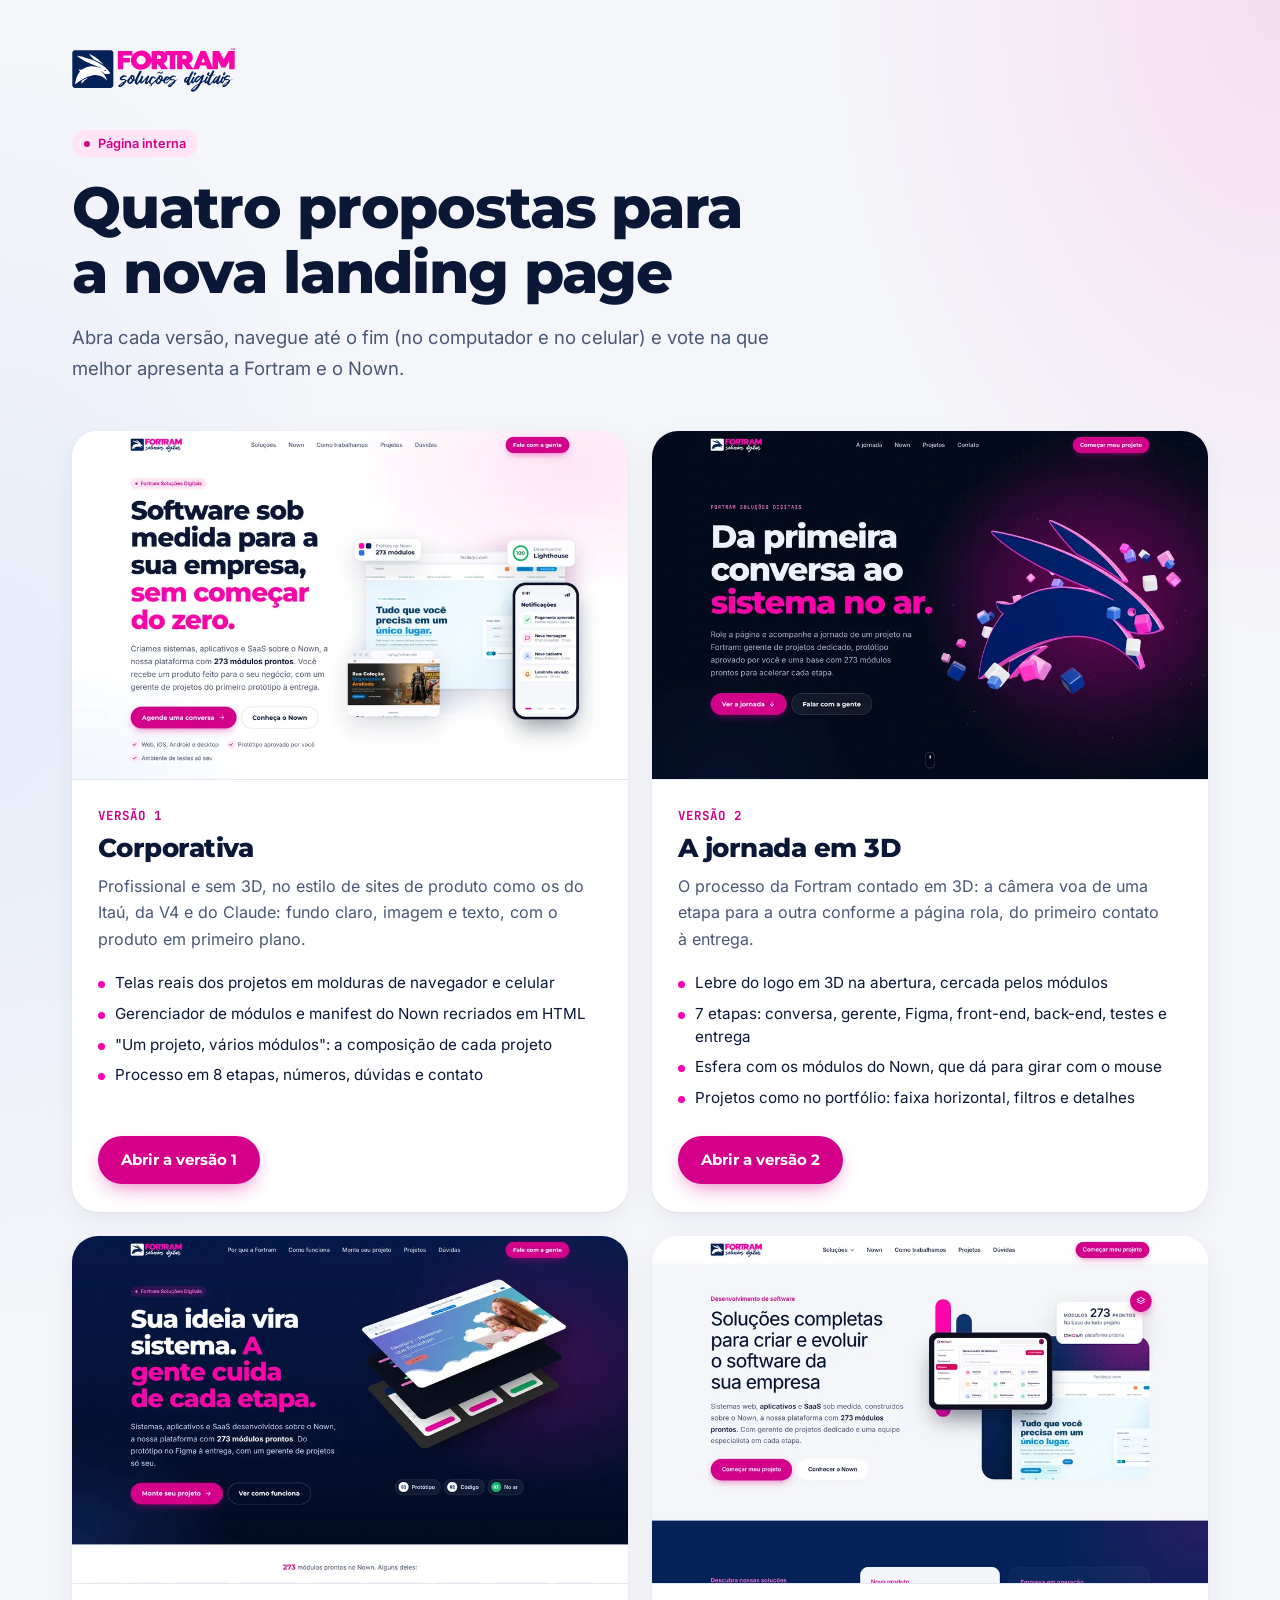
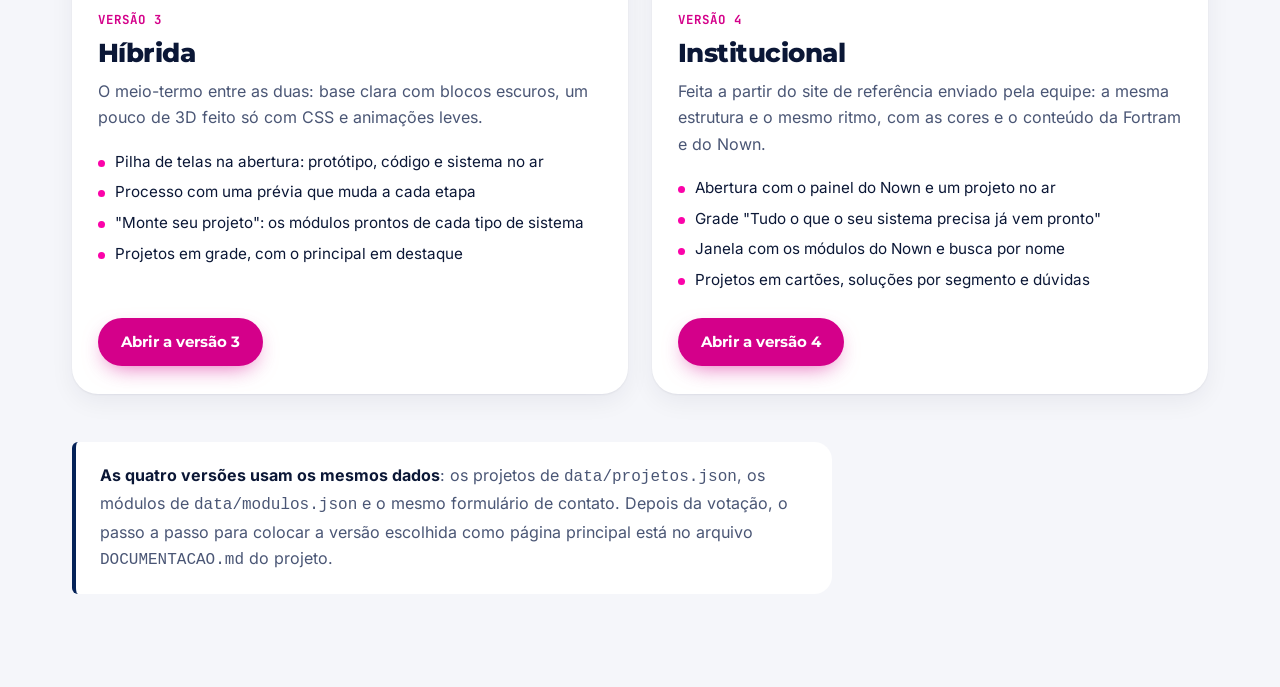
<file: index.html>
<!doctype html>
<html lang="pt-BR">
<head>
  <meta charset="utf-8">
  <meta name="viewport" content="width=device-width, initial-scale=1">
  <title>Fortram | Escolha da landing page</title>
  <meta name="description" content="Página interna para comparar e votar nas propostas de landing page da Fortram.">
  <!-- Página interna de votação: fica fora do Google -->
  <meta name="robots" content="noindex, nofollow">
  <meta name="theme-color" content="#042258">
  <link rel="icon" href="assets/img/marca/favicon.svg" type="image/svg+xml">
  <link rel="icon" href="assets/img/marca/favicon-32.png" sizes="32x32" type="image/png">
  <link rel="stylesheet" href="assets/css/base.css">
  <style>
    body {
      background:
        radial-gradient(50% 40% at 100% 0%, rgb(251 3 169 / 0.1), transparent 70%),
        radial-gradient(40% 40% at 0% 30%, rgb(47 111 237 / 0.08), transparent 70%),
        #f5f6fa;
    }

    .escolha {
      padding-block: 48px 96px;
    }

    .escolha__topo {
      display: grid;
      gap: 18px;
      max-width: 760px;
      margin-bottom: 48px;
    }

    .escolha__topo img {
      width: auto;
      height: 44px;
      margin-bottom: 20px;
    }

    .escolha__topo .etiqueta {
      justify-self: start;
    }

    .escolha__topo h1 {
      font-size: clamp(2.2rem, 1.5rem + 2.8vw, 3.6rem);
      font-weight: 800;
    }

    .escolha__topo p {
      color: var(--texto-suave);
      font-size: 1.15rem;
    }

    .versoes {
      display: grid;
      gap: 24px;
    }

    @media (min-width: 760px) {
      .versoes {
        grid-template-columns: repeat(2, 1fr);
      }
    }

    .versao {
      display: flex;
      flex-direction: column;
      overflow: hidden;
      border-radius: 26px;
      background: #fff;
      box-shadow: var(--sombra);
      transition: transform 0.4s var(--suave), box-shadow 0.4s var(--suave);
    }

    .versao:hover {
      box-shadow: var(--sombra-g);
      transform: translateY(-6px);
    }

    .versao__imagem {
      display: block;
      overflow: hidden;
      border-bottom: 1px solid var(--linha);
    }

    .versao__imagem img {
      width: 100%;
      aspect-ratio: 16 / 10;
      object-fit: cover;
      transition: transform 1s var(--suave);
    }

    .versao:hover .versao__imagem img {
      transform: scale(1.03);
    }

    .versao__corpo {
      display: flex;
      flex: 1;
      flex-direction: column;
      padding: 26px 26px 28px;
    }

    .versao__numero {
      color: var(--magenta-forte);
      font-family: var(--fonte-mono);
      font-size: 0.78rem;
      font-weight: 700;
      letter-spacing: 0.08em;
      text-transform: uppercase;
    }

    .versao h2 {
      margin-top: 8px;
      font-size: 1.6rem;
      font-weight: 800;
    }

    .versao__descricao {
      margin-top: 10px;
      color: var(--texto-suave);
    }

    .versao ul {
      display: grid;
      gap: 8px;
      margin: 20px 0 26px;
      padding: 0;
      list-style: none;
    }

    .versao li {
      display: flex;
      gap: 10px;
      font-size: 0.95rem;
      line-height: 1.5;
    }

    .versao li::before {
      content: "";
      flex: none;
      width: 7px;
      height: 7px;
      margin-top: 0.6em;
      border-radius: 50%;
      background: var(--magenta);
    }

    .versao .botao {
      align-self: flex-start;
      margin-top: auto;
    }

    .escolha__nota {
      max-width: 760px;
      margin-top: 48px;
      padding: 20px 24px;
      border-left: 4px solid var(--azul);
      border-radius: 6px 18px 18px 6px;
      background: #fff;
      color: var(--texto-suave);
    }

    .escolha__nota b {
      color: var(--texto);
    }
  </style>
</head>
<body>
  <main class="conteudo escolha">
    <header class="escolha__topo">
      <img src="assets/img/marca/fortram-logo.svg" alt="Fortram Soluções Digitais" width="186" height="50">
      <span class="etiqueta">Página interna</span>
      <h1>Quatro propostas para a nova landing page</h1>
      <p>Abra cada versão, navegue até o fim (no computador e no celular) e vote na que melhor apresenta a Fortram e o Nown.</p>
    </header>

    <div class="versoes">
      <article class="versao">
        <a class="versao__imagem" href="v1-corporativa.html" tabindex="-1" aria-hidden="true">
          <img src="assets/img/versoes/v1-corporativa.webp" alt="" width="960" height="600">
        </a>
        <div class="versao__corpo">
          <p class="versao__numero">Versão 1</p>
          <h2>Corporativa</h2>
          <p class="versao__descricao">Profissional e sem 3D, no estilo de sites de produto como os do Itaú, da V4 e do Claude: fundo claro, imagem e texto, com o produto em primeiro plano.</p>
          <ul>
            <li>Telas reais dos projetos em molduras de navegador e celular</li>
            <li>Gerenciador de módulos e manifest do Nown recriados em HTML</li>
            <li>"Um projeto, vários módulos": a composição de cada projeto</li>
            <li>Processo em 8 etapas, números, dúvidas e contato</li>
          </ul>
          <a class="botao botao--primario" href="v1-corporativa.html">Abrir a versão 1</a>
        </div>
      </article>

      <article class="versao">
        <a class="versao__imagem" href="v2-processo-3d.html" tabindex="-1" aria-hidden="true">
          <img src="assets/img/versoes/v2-processo-3d.webp" alt="" width="960" height="600">
        </a>
        <div class="versao__corpo">
          <p class="versao__numero">Versão 2</p>
          <h2>A jornada em 3D</h2>
          <p class="versao__descricao">O processo da Fortram contado em 3D: a câmera voa de uma etapa para a outra conforme a página rola, do primeiro contato à entrega.</p>
          <ul>
            <li>Lebre do logo em 3D na abertura, cercada pelos módulos</li>
            <li>7 etapas: conversa, gerente, Figma, front-end, back-end, testes e entrega</li>
            <li>Esfera com os módulos do Nown, que dá para girar com o mouse</li>
            <li>Projetos como no portfólio: faixa horizontal, filtros e detalhes</li>
          </ul>
          <a class="botao botao--primario" href="v2-processo-3d.html">Abrir a versão 2</a>
        </div>
      </article>

      <article class="versao">
        <a class="versao__imagem" href="v3-hibrida.html" tabindex="-1" aria-hidden="true">
          <img src="assets/img/versoes/v3-hibrida.webp" alt="" width="960" height="600">
        </a>
        <div class="versao__corpo">
          <p class="versao__numero">Versão 3</p>
          <h2>Híbrida</h2>
          <p class="versao__descricao">O meio-termo entre as duas: base clara com blocos escuros, um pouco de 3D feito só com CSS e animações leves.</p>
          <ul>
            <li>Pilha de telas na abertura: protótipo, código e sistema no ar</li>
            <li>Processo com uma prévia que muda a cada etapa</li>
            <li>"Monte seu projeto": os módulos prontos de cada tipo de sistema</li>
            <li>Projetos em grade, com o principal em destaque</li>
          </ul>
          <a class="botao botao--primario" href="v3-hibrida.html">Abrir a versão 3</a>
        </div>
      </article>

      <article class="versao">
        <a class="versao__imagem" href="v4-institucional.html" tabindex="-1" aria-hidden="true">
          <img src="assets/img/versoes/v4-institucional.webp" alt="" width="960" height="600">
        </a>
        <div class="versao__corpo">
          <p class="versao__numero">Versão 4</p>
          <h2>Institucional</h2>
          <p class="versao__descricao">Feita a partir do site de referência enviado pela equipe: a mesma estrutura e o mesmo ritmo, com as cores e o conteúdo da Fortram e do Nown.</p>
          <ul>
            <li>Abertura com o painel do Nown e um projeto no ar</li>
            <li>Grade "Tudo o que o seu sistema precisa já vem pronto"</li>
            <li>Janela com os módulos do Nown e busca por nome</li>
            <li>Projetos em cartões, soluções por segmento e dúvidas</li>
          </ul>
          <a class="botao botao--primario" href="v4-institucional.html">Abrir a versão 4</a>
        </div>
      </article>
    </div>

    <p class="escolha__nota"><b>As quatro versões usam os mesmos dados</b>: os projetos de <code>data/projetos.json</code>, os módulos de <code>data/modulos.json</code> e o mesmo formulário de contato. Depois da votação, o passo a passo para colocar a versão escolhida como página principal está no arquivo <code>DOCUMENTACAO.md</code> do projeto.</p>
  </main>
</body>
</html>
</file>
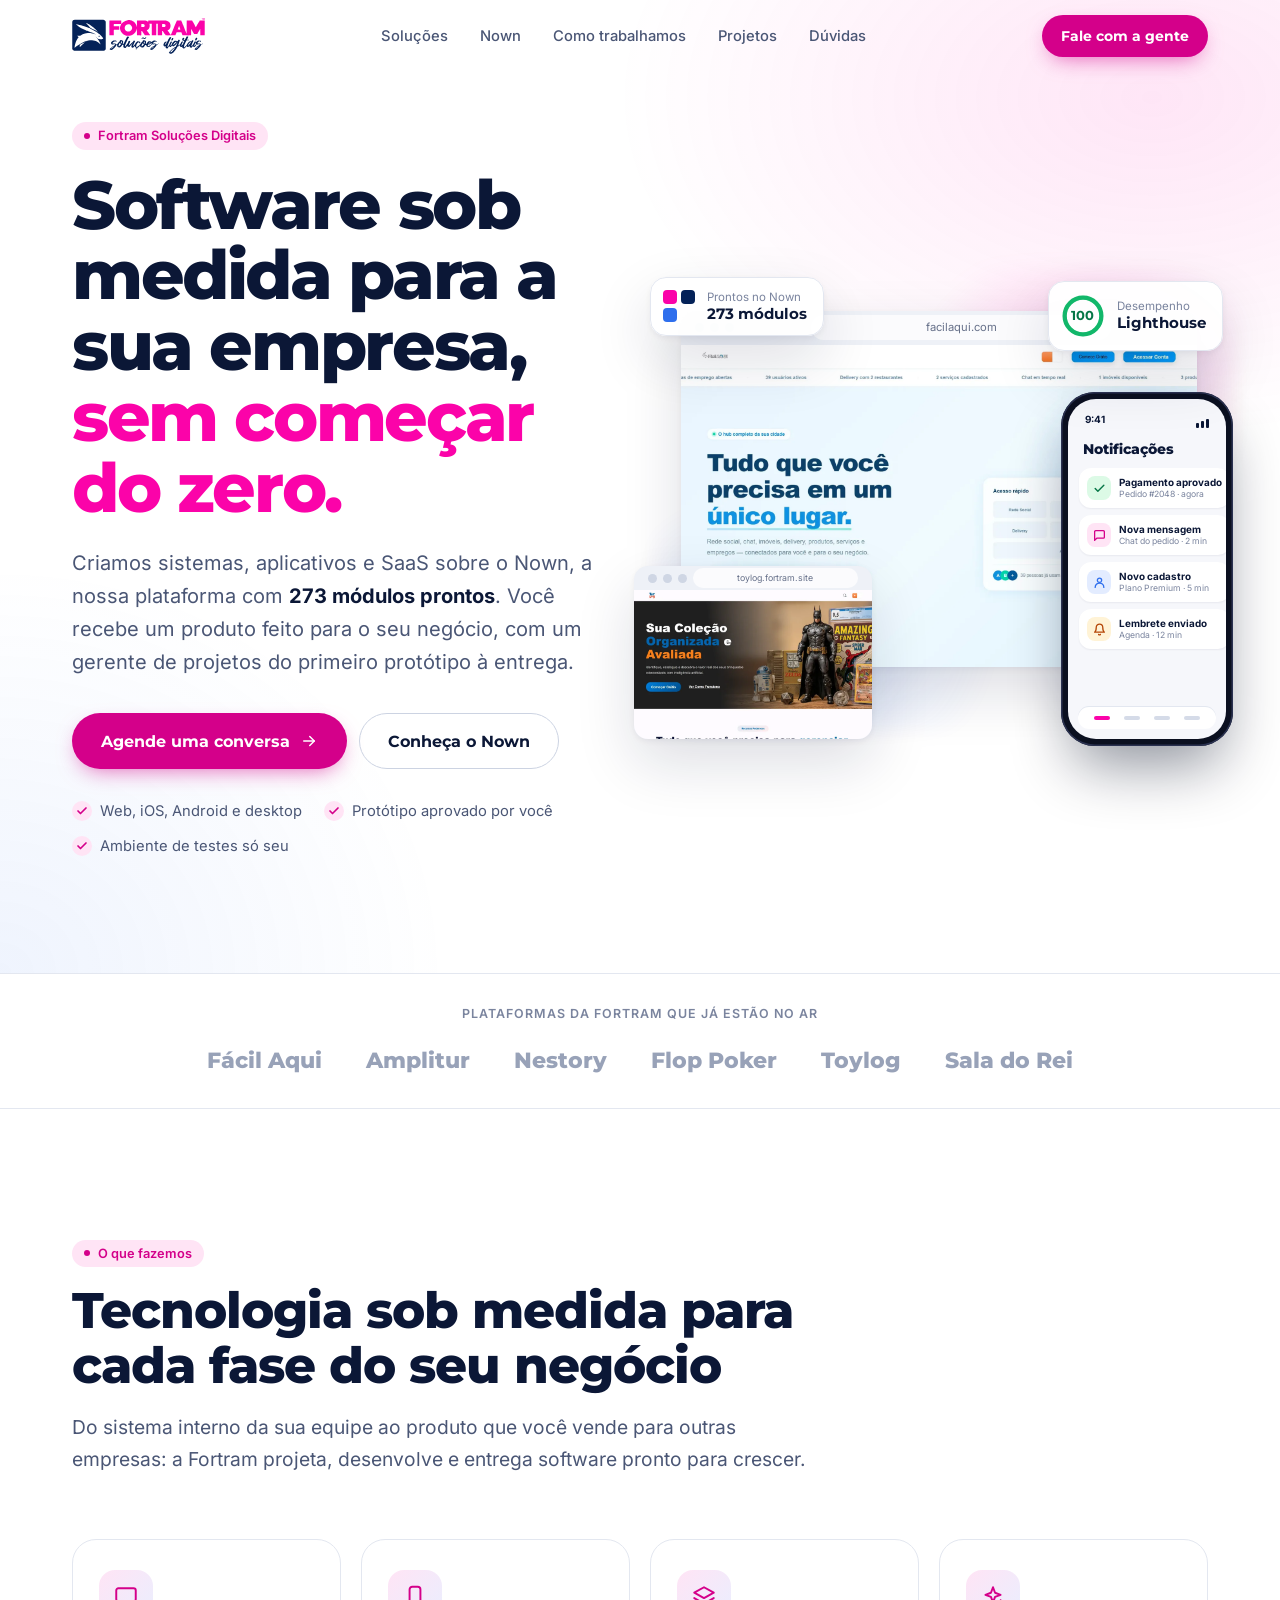
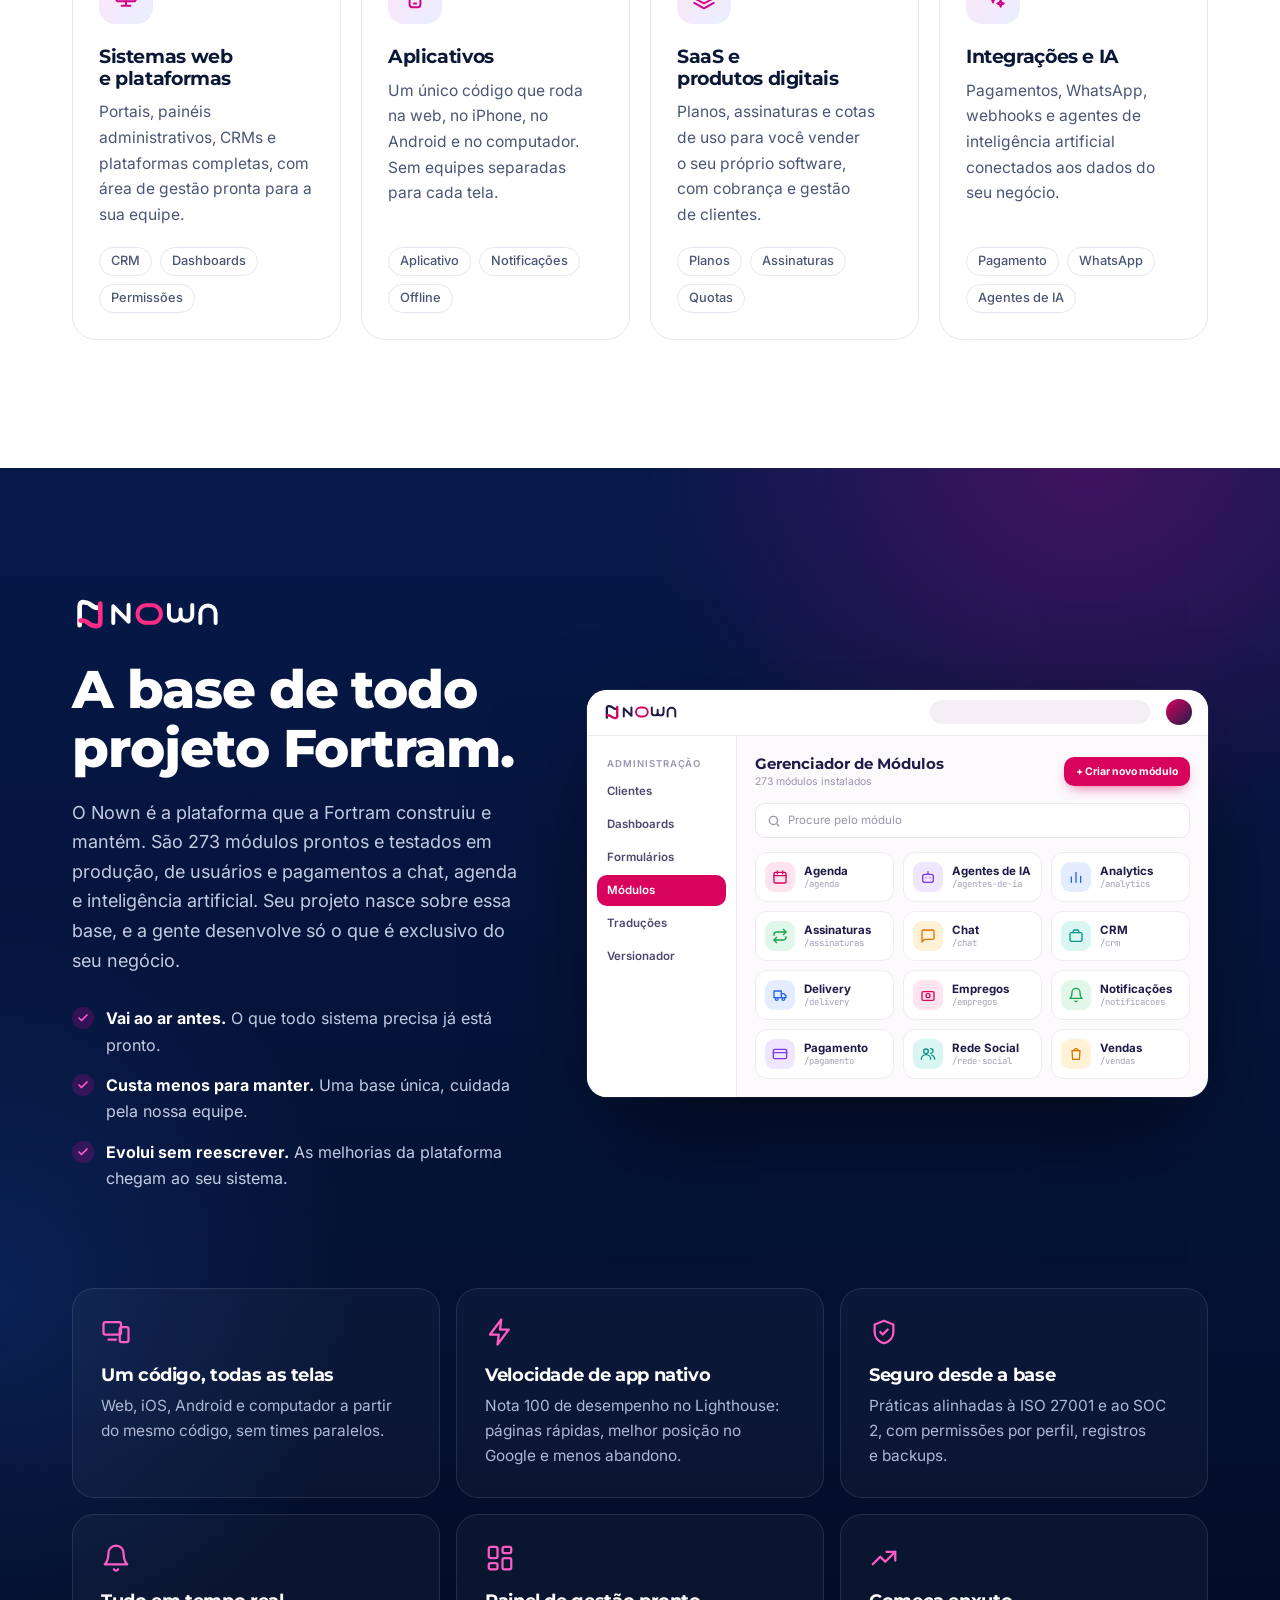
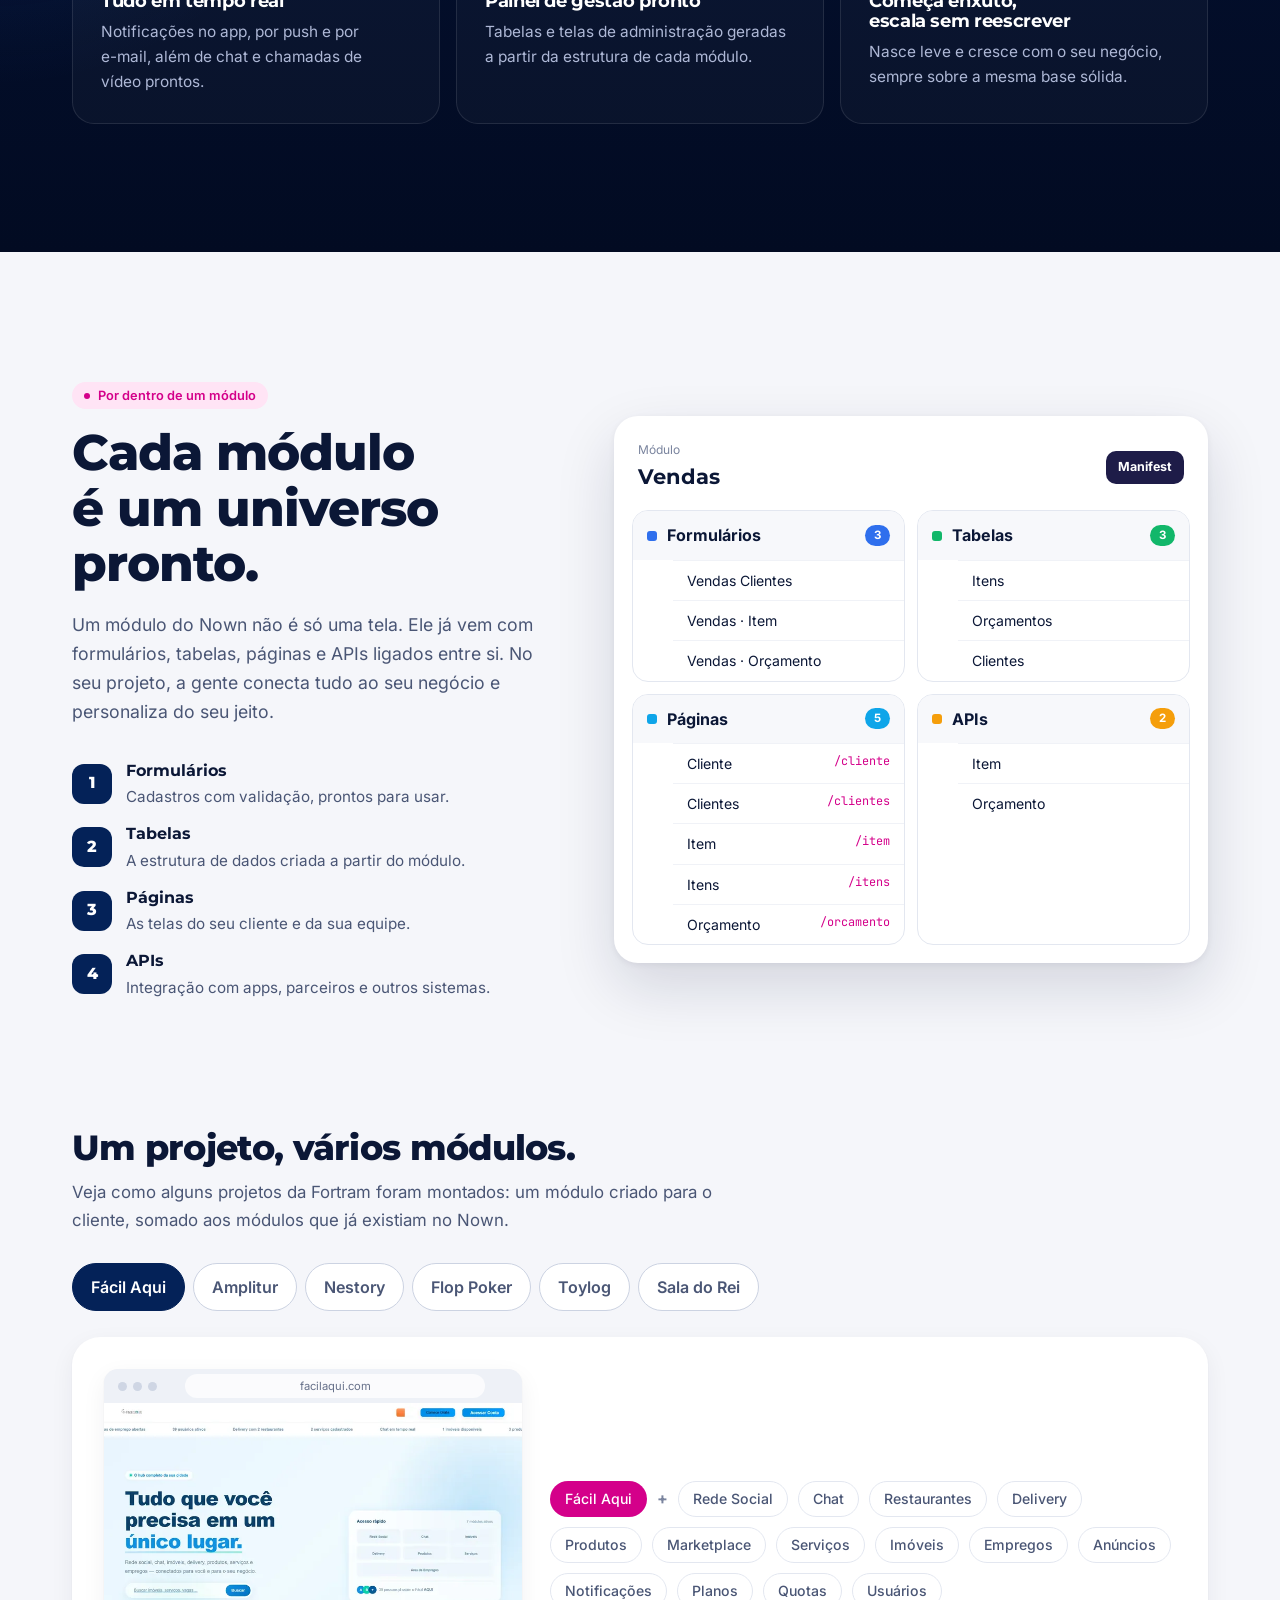
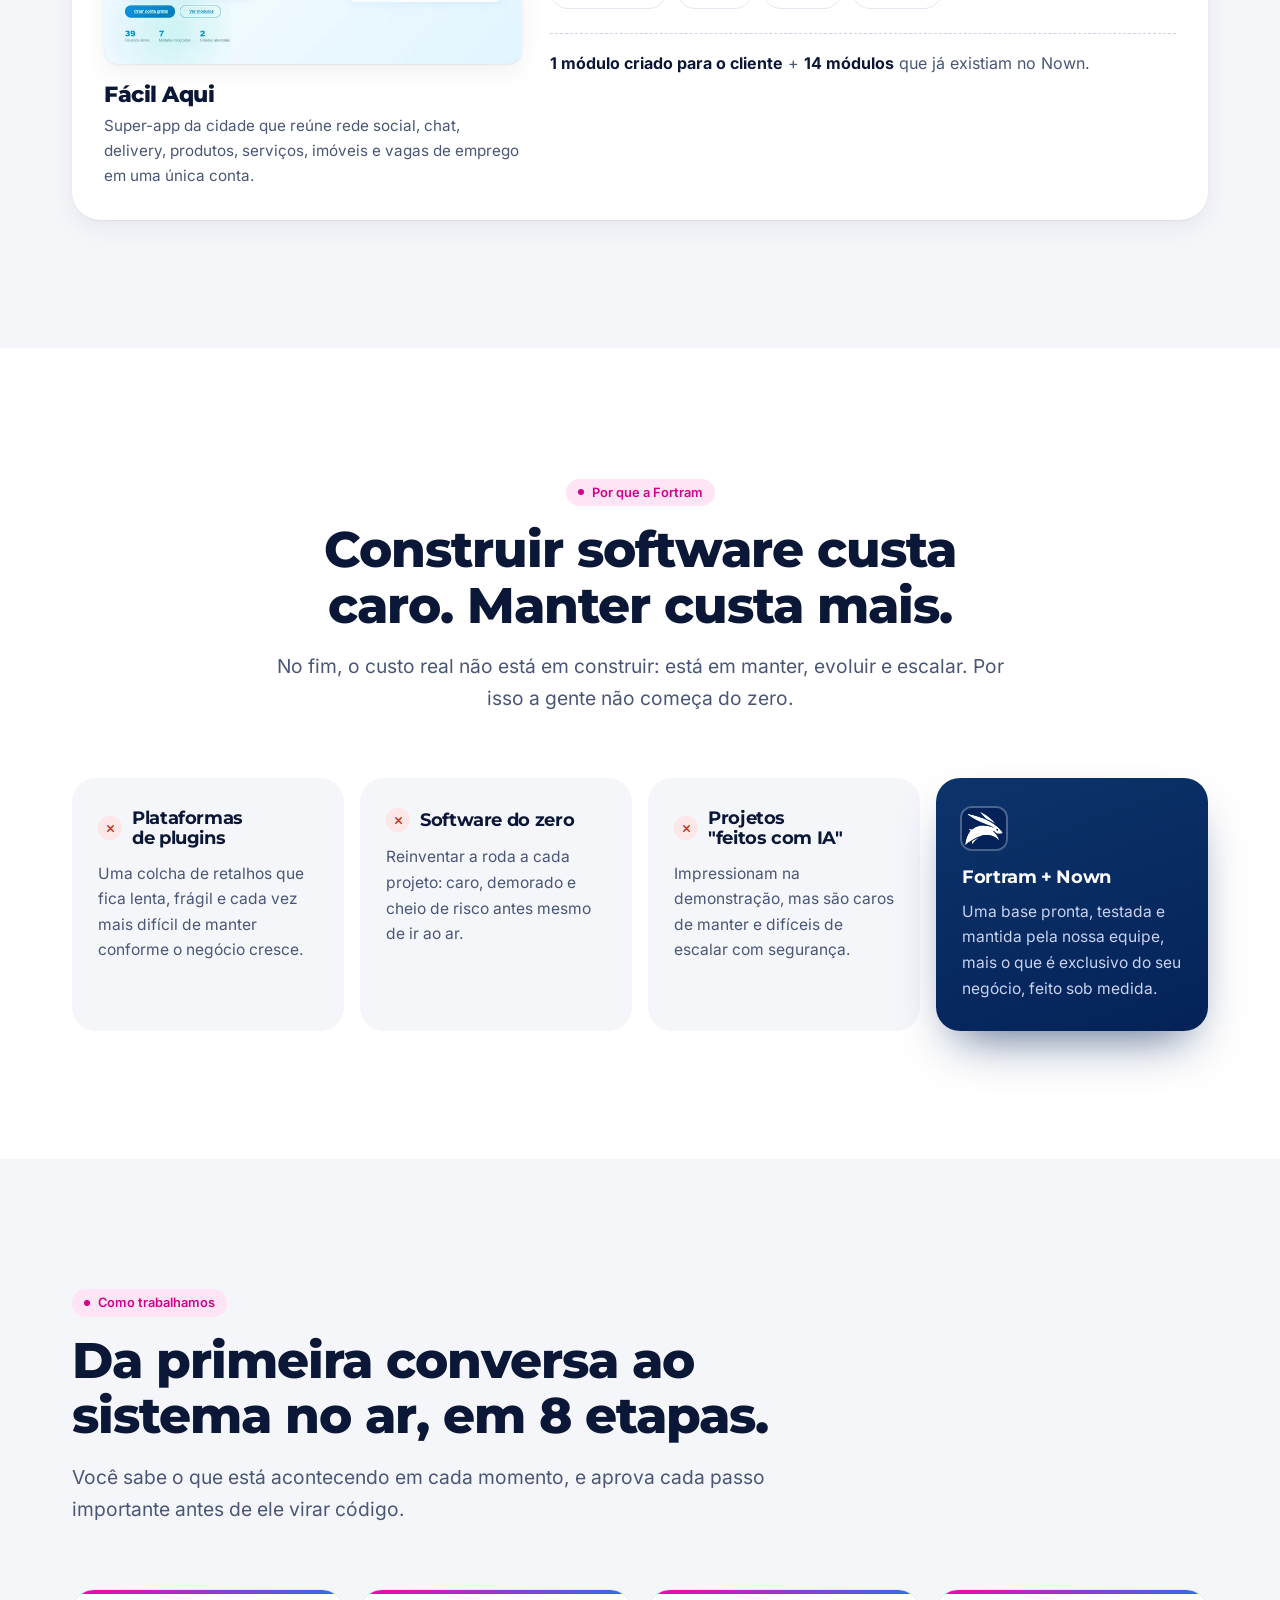
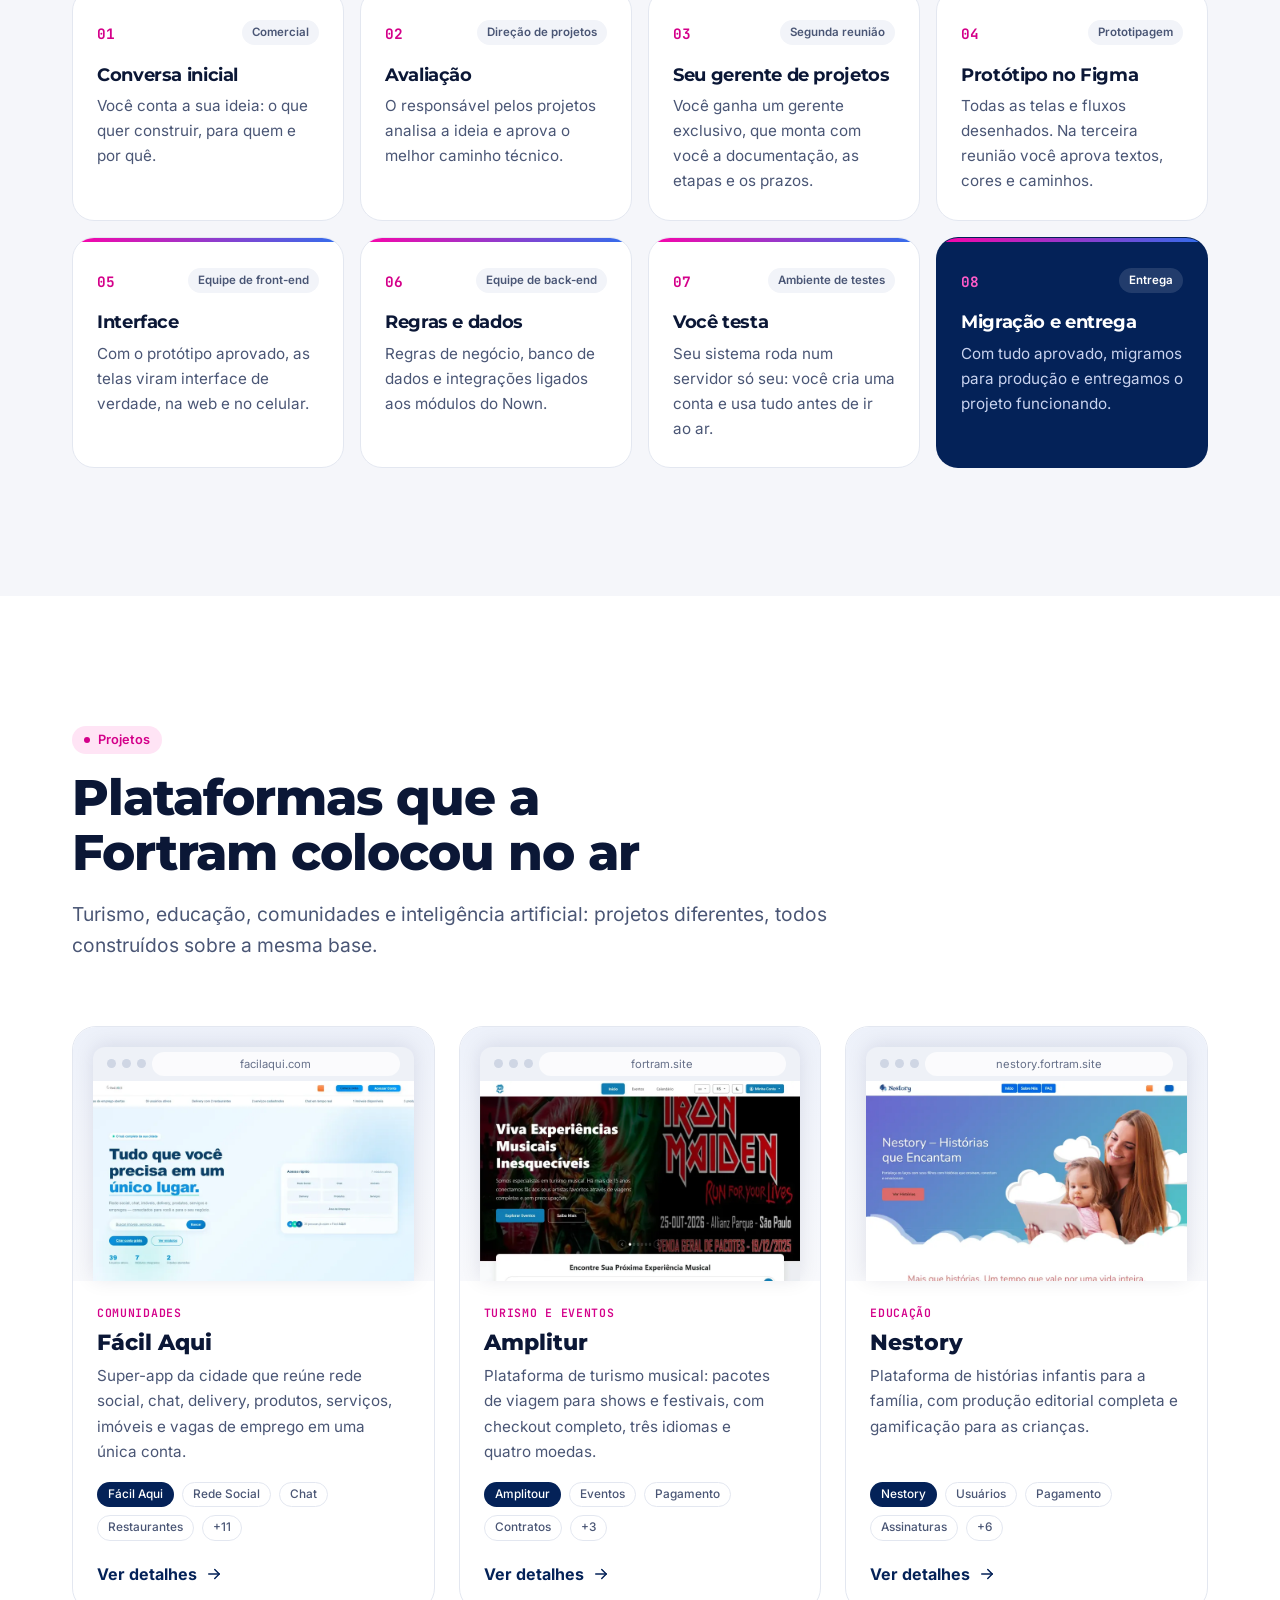
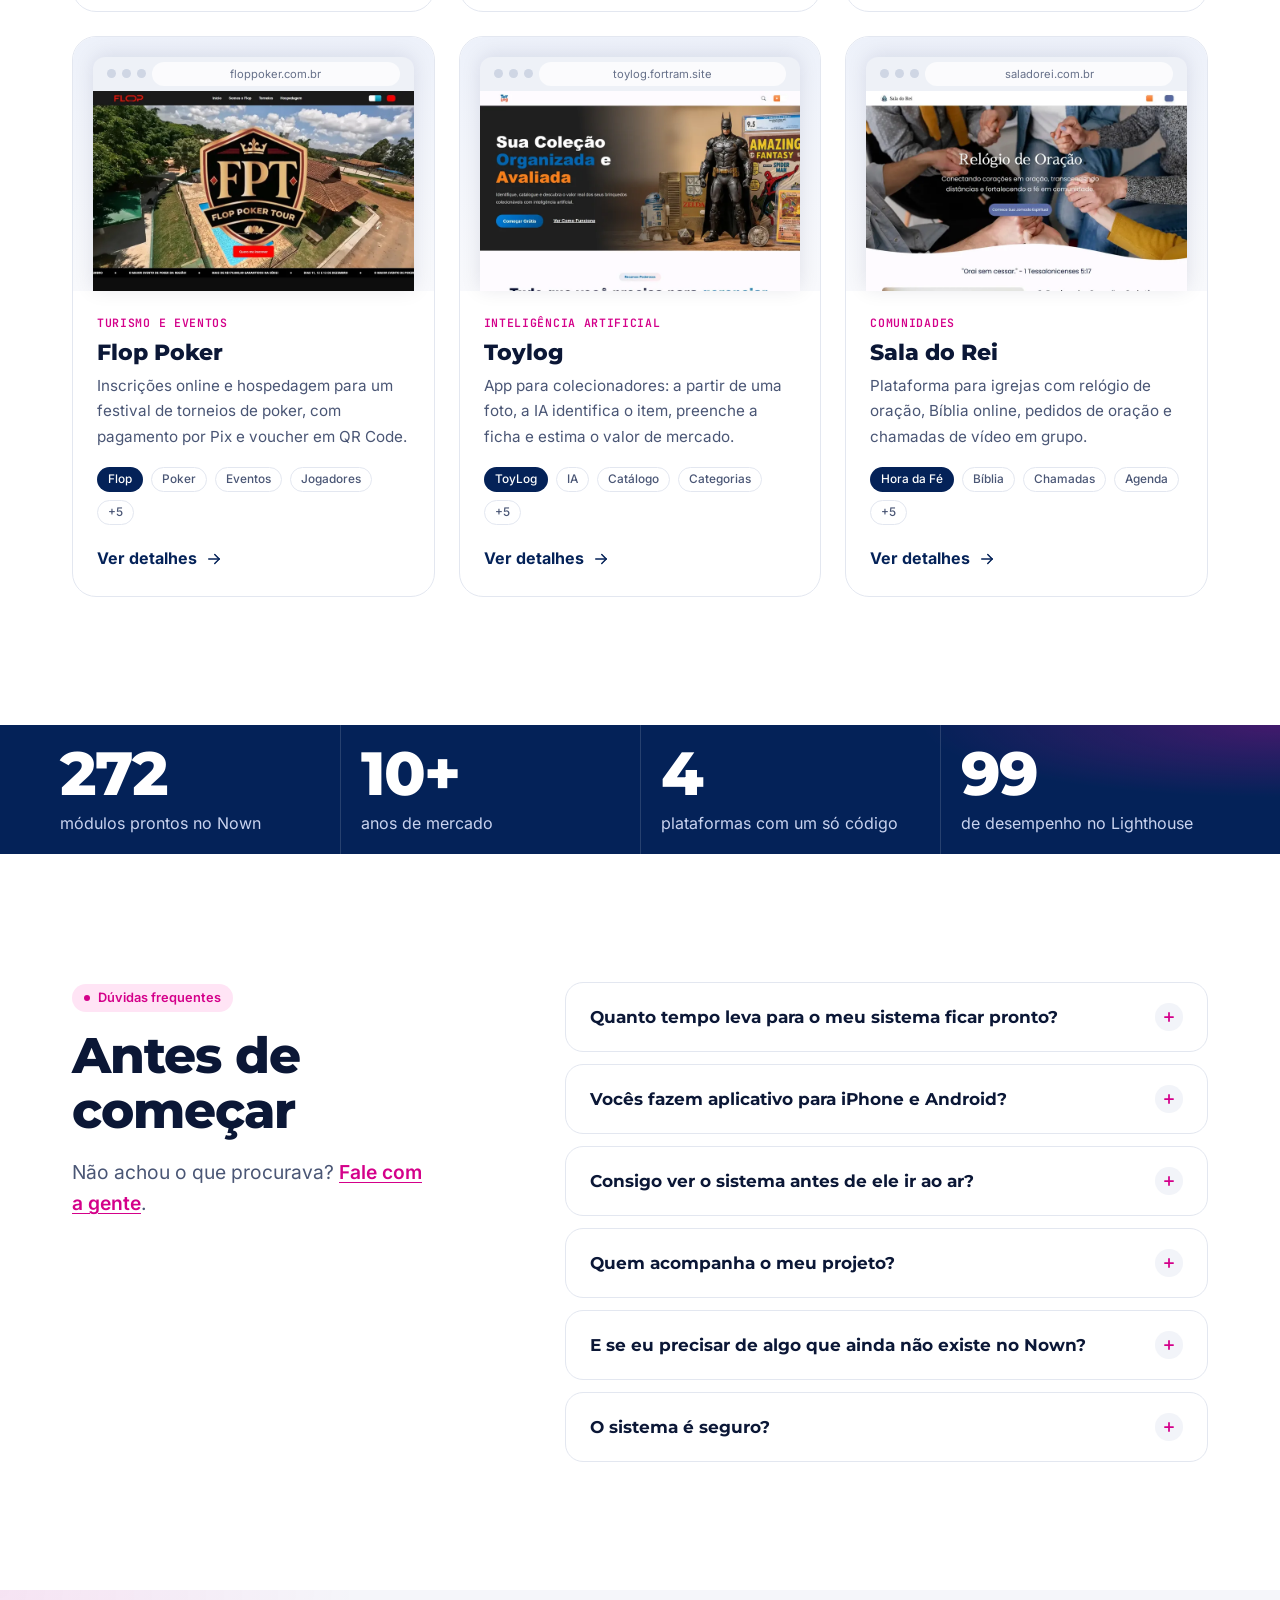
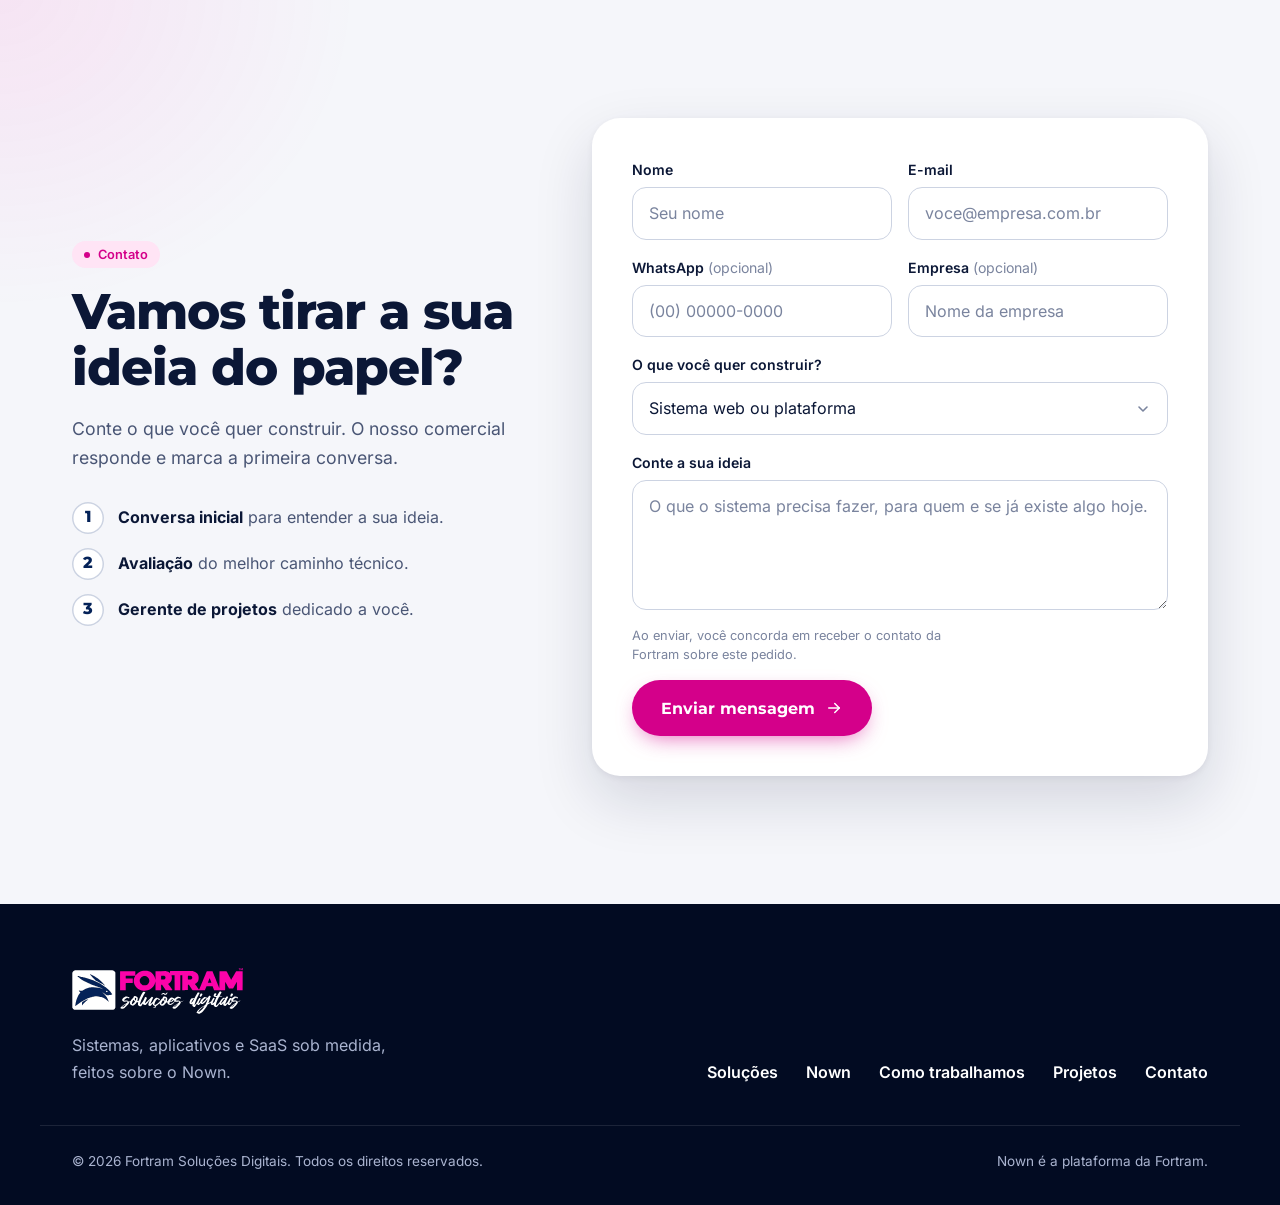
<file: v1-corporativa.html>
<!doctype html>
<html lang="pt-BR">
<head>
  <meta charset="utf-8">
  <meta name="viewport" content="width=device-width, initial-scale=1">
  <title>Fortram | Sistemas, aplicativos e SaaS sob medida</title>
  <meta name="description" content="A Fortram desenvolve sistemas, aplicativos e SaaS sob medida sobre o Nown, a plataforma própria com 273 módulos prontos. Gerente de projetos dedicado do protótipo à entrega.">
  <meta name="theme-color" content="#ffffff">
  <meta property="og:type" content="website">
  <meta property="og:locale" content="pt_BR">
  <meta property="og:title" content="Fortram Soluções Digitais">
  <meta property="og:description" content="Sistemas, aplicativos e SaaS sob medida, feitos sobre o Nown: 273 módulos prontos para o seu projeto.">
  <!-- Troque pelo endereço completo do site ao publicar (ex.: https://fortram.site/assets/img/og/fortram.jpg) -->
  <meta property="og:image" content="assets/img/og/fortram.jpg">
  <link rel="icon" href="assets/img/marca/favicon.svg" type="image/svg+xml">
  <link rel="icon" href="assets/img/marca/favicon-32.png" sizes="32x32" type="image/png">
  <link rel="apple-touch-icon" href="assets/img/marca/apple-touch-icon.png">
  <link rel="preload" href="assets/fonts/montserrat-variavel.woff2" as="font" type="font/woff2" crossorigin>
  <link rel="preload" href="assets/fonts/inter-variavel.woff2" as="font" type="font/woff2" crossorigin>
  <link rel="stylesheet" href="assets/css/base.css">
  <link rel="stylesheet" href="assets/css/v1.css">
  <script type="module" src="assets/js/v1.js"></script>
</head>
<body class="v1">
  <a class="pular-conteudo" href="#conteudo">Pular para o conteúdo</a>

  <header class="topo">
    <div class="conteudo topo__conteudo">
      <a class="topo__logo" href="#inicio" aria-label="Fortram, voltar ao início">
        <img src="assets/img/marca/fortram-logo.svg" alt="Fortram Soluções Digitais" width="186" height="50">
      </a>
      <nav class="topo__menu" aria-label="Principal">
        <ul>
          <li><a href="#solucoes">Soluções</a></li>
          <li><a href="#nown">Nown</a></li>
          <li><a href="#processo">Como trabalhamos</a></li>
          <li><a href="#projetos">Projetos</a></li>
          <li><a href="#duvidas">Dúvidas</a></li>
        </ul>
      </nav>
      <div class="topo__acoes">
        <a class="botao botao--primario" href="#contato">Fale com a gente</a>
        <button class="topo__abrir-menu" type="button" aria-controls="menu-celular" aria-expanded="false" aria-label="Abrir menu">
          <svg viewBox="0 0 24 24" fill="none" stroke="currentColor" stroke-width="2" stroke-linecap="round" aria-hidden="true"><path d="M4 7h16M4 12h16M4 17h16"/></svg>
        </button>
      </div>
    </div>
  </header>

  <nav id="menu-celular" class="menu-celular" aria-label="Menu">
    <ul>
      <li><a href="#solucoes">Soluções</a></li>
      <li><a href="#nown">Nown</a></li>
      <li><a href="#processo">Como trabalhamos</a></li>
      <li><a href="#projetos">Projetos</a></li>
      <li><a href="#duvidas">Dúvidas</a></li>
    </ul>
    <a class="botao botao--primario" href="#contato">Fale com a gente</a>
  </nav>

  <main id="conteudo">
    <!-- ===================== Abertura ===================== -->
    <section id="inicio" class="hero">
      <div class="conteudo hero__grade">
        <div class="hero__texto">
          <span class="etiqueta">Fortram Soluções Digitais</span>
          <h1>Software sob medida para a sua empresa, <span class="texto-destaque">sem começar do zero.</span></h1>
          <p class="hero__lead">Criamos sistemas, aplicativos e SaaS sobre o Nown, a nossa plataforma com <strong><span data-total-modulos>273</span> módulos prontos</strong>. Você recebe um produto feito para o seu negócio, com um gerente de projetos do primeiro protótipo à entrega.</p>
          <div class="hero__acoes">
            <a class="botao botao--primario botao--grande" href="#contato">
              Agende uma conversa
              <svg class="seta" viewBox="0 0 24 24" fill="none" stroke="currentColor" stroke-width="2" stroke-linecap="round" stroke-linejoin="round" aria-hidden="true"><path d="M5 12h14"/><path d="m13 6 6 6-6 6"/></svg>
            </a>
            <a class="botao botao--secundario botao--grande" href="#nown">Conheça o Nown</a>
          </div>
          <ul class="hero__provas">
            <li>Web, iOS, Android e desktop</li>
            <li>Protótipo aprovado por você</li>
            <li>Ambiente de testes só seu</li>
          </ul>
        </div>

        <div class="hero__visual" aria-hidden="true">
          <div class="hero__fundo"></div>
          <div class="navegador hero__janela">
            <div class="navegador__barra"><i></i><i></i><i></i><span class="navegador__endereco">facilaqui.com</span></div>
            <img src="assets/img/projetos/facilaqui-1600.webp" alt="" width="1600" height="1000" fetchpriority="high">
          </div>
          <div class="navegador hero__janela hero__janela--menor">
            <div class="navegador__barra"><i></i><i></i><i></i><span class="navegador__endereco">toylog.fortram.site</span></div>
            <img src="assets/img/projetos/toylog-800.webp" alt="" width="800" height="500">
          </div>

          <div class="celular hero__celular">
            <div class="celular__tela">
              <div class="celular__status"><span>9:41</span><span class="celular__sinais"><i></i><i></i><i></i></span></div>
              <p class="celular__titulo">Notificações</p>
              <ul class="celular__lista">
                <li><span class="celular__icone celular__icone--verde"><svg viewBox="0 0 24 24" fill="none" stroke="currentColor" stroke-width="2.6" stroke-linecap="round" stroke-linejoin="round"><path d="M20 6 9 17l-5-5"/></svg></span><span><b>Pagamento aprovado</b><small>Pedido #2048 · agora</small></span></li>
                <li><span class="celular__icone celular__icone--rosa"><svg viewBox="0 0 24 24" fill="none" stroke="currentColor" stroke-width="2.4" stroke-linecap="round" stroke-linejoin="round"><path d="M21 15a2 2 0 0 1-2 2H7l-4 4V5a2 2 0 0 1 2-2h14a2 2 0 0 1 2 2z"/></svg></span><span><b>Nova mensagem</b><small>Chat do pedido · 2 min</small></span></li>
                <li><span class="celular__icone celular__icone--azul"><svg viewBox="0 0 24 24" fill="none" stroke="currentColor" stroke-width="2.4" stroke-linecap="round" stroke-linejoin="round"><circle cx="12" cy="8" r="4"/><path d="M4 21a8 8 0 0 1 16 0"/></svg></span><span><b>Novo cadastro</b><small>Plano Premium · 5 min</small></span></li>
                <li><span class="celular__icone celular__icone--amarelo"><svg viewBox="0 0 24 24" fill="none" stroke="currentColor" stroke-width="2.4" stroke-linecap="round" stroke-linejoin="round"><path d="M6 8a6 6 0 0 1 12 0c0 7 3 9 3 9H3s3-2 3-9"/><path d="M10.3 21a1.94 1.94 0 0 0 3.4 0"/></svg></span><span><b>Lembrete enviado</b><small>Agenda · 12 min</small></span></li>
              </ul>
              <div class="celular__abas"><i class="ativo"></i><i></i><i></i><i></i></div>
            </div>
          </div>

          <div class="cartao-flutuante hero__selo-desempenho">
            <span class="hero__medidor"><svg viewBox="0 0 36 36"><circle cx="18" cy="18" r="15" /><circle cx="18" cy="18" r="15" /></svg><b>100</b></span>
            <span><small>Desempenho</small><b>Lighthouse</b></span>
          </div>
          <div class="cartao-flutuante hero__selo-modulos">
            <span class="hero__pilha"><i></i><i></i><i></i></span>
            <span><small>Prontos no Nown</small><b><span data-total-modulos>273</span> módulos</b></span>
          </div>
        </div>
      </div>
    </section>

    <!-- ===================== Faixa de projetos ===================== -->
    <section class="faixa" aria-labelledby="faixa-titulo">
      <div class="conteudo faixa__conteudo">
        <p id="faixa-titulo" class="faixa__titulo">Plataformas da Fortram que já estão no ar</p>
        <ul class="faixa__nomes" data-nomes-projetos>
          <li>Fácil Aqui</li>
          <li>Amplitur</li>
          <li>Nestory</li>
          <li>Flop Poker</li>
          <li>Toylog</li>
          <li>Sala do Rei</li>
        </ul>
      </div>
    </section>

    <!-- ===================== Soluções ===================== -->
    <section id="solucoes" class="secao solucoes">
      <div class="conteudo">
        <header class="secao-topo" data-revelar>
          <span class="etiqueta">O que fazemos</span>
          <h2>Tecnologia sob medida para cada fase do seu negócio</h2>
          <p>Do sistema interno da sua equipe ao produto que você vende para outras empresas: a Fortram projeta, desenvolve e entrega software pronto para crescer.</p>
        </header>
        <ul class="solucoes__grade" data-revelar-cascata>
          <li class="solucao">
            <span class="solucao__icone"><svg viewBox="0 0 24 24" fill="none" stroke="currentColor" stroke-width="1.8" stroke-linecap="round" stroke-linejoin="round" aria-hidden="true"><rect x="3" y="4" width="18" height="12" rx="2"/><path d="M8 20h8M12 16v4"/></svg></span>
            <h3>Sistemas web e plataformas</h3>
            <p>Portais, painéis administrativos, CRMs e plataformas completas, com área de gestão pronta para a sua equipe.</p>
            <ul class="chips"><li class="chip">CRM</li><li class="chip">Dashboards</li><li class="chip">Permissões</li></ul>
          </li>
          <li class="solucao">
            <span class="solucao__icone"><svg viewBox="0 0 24 24" fill="none" stroke="currentColor" stroke-width="1.8" stroke-linecap="round" stroke-linejoin="round" aria-hidden="true"><rect x="7" y="2.5" width="10" height="19" rx="2.5"/><path d="M11 18h2"/></svg></span>
            <h3>Aplicativos</h3>
            <p>Um único código que roda na web, no iPhone, no Android e no computador. Sem equipes separadas para cada tela.</p>
            <ul class="chips"><li class="chip">Aplicativo</li><li class="chip">Notificações</li><li class="chip">Offline</li></ul>
          </li>
          <li class="solucao">
            <span class="solucao__icone"><svg viewBox="0 0 24 24" fill="none" stroke="currentColor" stroke-width="1.8" stroke-linecap="round" stroke-linejoin="round" aria-hidden="true"><path d="m12 3 9 5-9 5-9-5 9-5Z"/><path d="m3 13 9 5 9-5"/><path d="m3 17.5 9 5 9-5"/></svg></span>
            <h3>SaaS e produtos digitais</h3>
            <p>Planos, assinaturas e cotas de uso para você vender o seu próprio software, com cobrança e gestão de clientes.</p>
            <ul class="chips"><li class="chip">Planos</li><li class="chip">Assinaturas</li><li class="chip">Quotas</li></ul>
          </li>
          <li class="solucao">
            <span class="solucao__icone"><svg viewBox="0 0 24 24" fill="none" stroke="currentColor" stroke-width="1.8" stroke-linecap="round" stroke-linejoin="round" aria-hidden="true"><path d="M12 3l1.9 5.1L19 10l-5.1 1.9L12 17l-1.9-5.1L5 10l5.1-1.9L12 3Z"/><path d="M19 15l.8 2.2L22 18l-2.2.8L19 21l-.8-2.2L16 18l2.2-.8L19 15Z"/></svg></span>
            <h3>Integrações e IA</h3>
            <p>Pagamentos, WhatsApp, webhooks e agentes de inteligência artificial conectados aos dados do seu negócio.</p>
            <ul class="chips"><li class="chip">Pagamento</li><li class="chip">WhatsApp</li><li class="chip">Agentes de IA</li></ul>
          </li>
        </ul>
      </div>
    </section>

    <!-- ===================== Nown ===================== -->
    <section id="nown" class="secao nown">
      <div class="conteudo">
        <div class="nown__grade">
          <div class="nown__texto" data-revelar>
            <img class="nown__logo" src="assets/img/marca/nown-logo-negativo.svg" alt="Nown" width="166" height="40">
            <h2>A base de todo projeto Fortram.</h2>
            <p>O Nown é a plataforma que a Fortram construiu e mantém. São <span data-total-modulos>273</span> módulos prontos e testados em produção, de usuários e pagamentos a chat, agenda e inteligência artificial. Seu projeto nasce sobre essa base, e a gente desenvolve só o que é exclusivo do seu negócio.</p>
            <ul class="nown__vantagens">
              <li><b>Vai ao ar antes.</b> O que todo sistema precisa já está pronto.</li>
              <li><b>Custa menos para manter.</b> Uma base única, cuidada pela nossa equipe.</li>
              <li><b>Evolui sem reescrever.</b> As melhorias da plataforma chegam ao seu sistema.</li>
            </ul>
          </div>

          <div class="painel-nown" role="img" aria-label="Tela do Gerenciador de Módulos do Nown, com a lista de módulos instalados" data-revelar>
            <div class="painel-nown__barra">
              <img src="assets/img/marca/nown-logo.svg" alt="" width="83" height="20">
              <span class="painel-nown__busca-topo"></span>
              <span class="painel-nown__avatar"></span>
            </div>
            <div class="painel-nown__corpo">
              <div class="painel-nown__menu">
                <span class="painel-nown__secao">Administração</span>
                <span>Clientes</span>
                <span>Dashboards</span>
                <span>Formulários</span>
                <span class="ativo">Módulos</span>
                <span>Traduções</span>
                <span>Versionador</span>
              </div>
              <div class="painel-nown__principal">
                <div class="painel-nown__cabecalho">
                  <div><b>Gerenciador de Módulos</b><small><span data-total-modulos>273</span> módulos instalados</small></div>
                  <span class="painel-nown__novo">+ Criar novo módulo</span>
                </div>
                <div class="painel-nown__busca">Procure pelo módulo</div>
                <ul class="painel-nown__grade">
                  <li class="t1"><i><svg viewBox="0 0 24 24"><rect x="3" y="5" width="18" height="16" rx="2"/><path d="M3 10h18M8 3v4M16 3v4"/></svg></i><span><b>Agenda</b><small>/agenda</small></span></li>
                  <li class="t2"><i><svg viewBox="0 0 24 24"><rect x="4" y="8" width="16" height="12" rx="3"/><path d="M12 4v4M9 13h.01M15 13h.01"/></svg></i><span><b>Agentes de IA</b><small>/agentes-de-ia</small></span></li>
                  <li class="t3"><i><svg viewBox="0 0 24 24"><path d="M5 20V12M12 20V5M19 20v-9"/></svg></i><span><b>Analytics</b><small>/analytics</small></span></li>
                  <li class="t4"><i><svg viewBox="0 0 24 24"><path d="M17 2l4 4-4 4"/><path d="M3 11v-1a4 4 0 0 1 4-4h14"/><path d="m7 22-4-4 4-4"/><path d="M21 13v1a4 4 0 0 1-4 4H3"/></svg></i><span><b>Assinaturas</b><small>/assinaturas</small></span></li>
                  <li class="t5"><i><svg viewBox="0 0 24 24"><path d="M21 15a2 2 0 0 1-2 2H7l-4 4V5a2 2 0 0 1 2-2h14a2 2 0 0 1 2 2z"/></svg></i><span><b>Chat</b><small>/chat</small></span></li>
                  <li class="t6"><i><svg viewBox="0 0 24 24"><rect x="3" y="7" width="18" height="13" rx="2"/><path d="M8 7V5a2 2 0 0 1 2-2h4a2 2 0 0 1 2 2v2"/></svg></i><span><b>CRM</b><small>/crm</small></span></li>
                  <li class="t3"><i><svg viewBox="0 0 24 24"><path d="M3 6h11v10H3zM14 10h4l3 3v3h-7"/><circle cx="7" cy="18" r="2"/><circle cx="17" cy="18" r="2"/></svg></i><span><b>Delivery</b><small>/delivery</small></span></li>
                  <li class="t1"><i><svg viewBox="0 0 24 24"><rect x="3" y="7" width="18" height="13" rx="2"/><circle cx="12" cy="13" r="3"/></svg></i><span><b>Empregos</b><small>/empregos</small></span></li>
                  <li class="t4"><i><svg viewBox="0 0 24 24"><path d="M6 8a6 6 0 0 1 12 0c0 7 3 9 3 9H3s3-2 3-9"/><path d="M10.3 21a1.94 1.94 0 0 0 3.4 0"/></svg></i><span><b>Notificações</b><small>/notificacoes</small></span></li>
                  <li class="t2"><i><svg viewBox="0 0 24 24"><rect x="2" y="5" width="20" height="14" rx="2"/><path d="M2 10h20"/></svg></i><span><b>Pagamento</b><small>/pagamento</small></span></li>
                  <li class="t6"><i><svg viewBox="0 0 24 24"><circle cx="9" cy="8" r="3.5"/><path d="M2 20a7 7 0 0 1 14 0"/><path d="M16 4a3.5 3.5 0 0 1 0 7M22 20a7 7 0 0 0-4.5-6.5"/></svg></i><span><b>Rede Social</b><small>/rede-social</small></span></li>
                  <li class="t5"><i><svg viewBox="0 0 24 24"><path d="M6 7h12l-1 13H7z"/><path d="M9 7a3 3 0 0 1 6 0"/></svg></i><span><b>Vendas</b><small>/vendas</small></span></li>
                </ul>
              </div>
            </div>
          </div>
        </div>

        <ul class="nown__recursos" data-revelar-cascata>
          <li>
            <svg viewBox="0 0 24 24" fill="none" stroke="currentColor" stroke-width="1.8" stroke-linecap="round" stroke-linejoin="round" aria-hidden="true"><rect x="2" y="4" width="14" height="10" rx="1.5"/><rect x="15" y="8" width="7" height="12" rx="1.5"/><path d="M6 18h6"/></svg>
            <h3>Um código, todas as telas</h3>
            <p>Web, iOS, Android e computador a partir do mesmo código, sem times paralelos.</p>
          </li>
          <li>
            <svg viewBox="0 0 24 24" fill="none" stroke="currentColor" stroke-width="1.8" stroke-linecap="round" stroke-linejoin="round" aria-hidden="true"><path d="M13 2 4 14h7l-1 8 9-12h-7l1-8Z"/></svg>
            <h3>Velocidade de app nativo</h3>
            <p>Nota 100 de desempenho no Lighthouse: páginas rápidas, melhor posição no Google e menos abandono.</p>
          </li>
          <li>
            <svg viewBox="0 0 24 24" fill="none" stroke="currentColor" stroke-width="1.8" stroke-linecap="round" stroke-linejoin="round" aria-hidden="true"><path d="M12 3 4.5 6v6c0 4.5 3.2 7.8 7.5 9 4.3-1.2 7.5-4.5 7.5-9V6L12 3Z"/><path d="m9 12 2 2 4-4"/></svg>
            <h3>Seguro desde a base</h3>
            <p>Práticas alinhadas à ISO 27001 e ao SOC 2, com permissões por perfil, registros e backups.</p>
          </li>
          <li>
            <svg viewBox="0 0 24 24" fill="none" stroke="currentColor" stroke-width="1.8" stroke-linecap="round" stroke-linejoin="round" aria-hidden="true"><path d="M6 8a6 6 0 0 1 12 0c0 7 3 9 3 9H3s3-2 3-9"/><path d="M10.3 21a1.94 1.94 0 0 0 3.4 0"/></svg>
            <h3>Tudo em tempo real</h3>
            <p>Notificações no app, por push e por e-mail, além de chat e chamadas de vídeo prontos.</p>
          </li>
          <li>
            <svg viewBox="0 0 24 24" fill="none" stroke="currentColor" stroke-width="1.8" stroke-linecap="round" stroke-linejoin="round" aria-hidden="true"><rect x="3" y="3" width="7" height="9" rx="1.5"/><rect x="14" y="3" width="7" height="5" rx="1.5"/><rect x="14" y="12" width="7" height="9" rx="1.5"/><rect x="3" y="16" width="7" height="5" rx="1.5"/></svg>
            <h3>Painel de gestão pronto</h3>
            <p>Tabelas e telas de administração geradas a partir da estrutura de cada módulo.</p>
          </li>
          <li>
            <svg viewBox="0 0 24 24" fill="none" stroke="currentColor" stroke-width="1.8" stroke-linecap="round" stroke-linejoin="round" aria-hidden="true"><path d="m3 17 6-6 4 4 8-8"/><path d="M14 7h7v7"/></svg>
            <h3>Começa enxuto, escala sem reescrever</h3>
            <p>Nasce leve e cresce com o seu negócio, sempre sobre a mesma base sólida.</p>
          </li>
        </ul>
      </div>
    </section>

    <!-- ===================== Por dentro de um módulo ===================== -->
    <section class="secao modulo">
      <div class="conteudo modulo__grade">
        <div class="modulo__texto" data-revelar>
          <span class="etiqueta">Por dentro de um módulo</span>
          <h2>Cada módulo é um universo pronto.</h2>
          <p>Um módulo do Nown não é só uma tela. Ele já vem com formulários, tabelas, páginas e APIs ligados entre si. No seu projeto, a gente conecta tudo ao seu negócio e personaliza do seu jeito.</p>
          <ol class="modulo__partes">
            <li><b>Formulários</b><span>Cadastros com validação, prontos para usar.</span></li>
            <li><b>Tabelas</b><span>A estrutura de dados criada a partir do módulo.</span></li>
            <li><b>Páginas</b><span>As telas do seu cliente e da sua equipe.</span></li>
            <li><b>APIs</b><span>Integração com apps, parceiros e outros sistemas.</span></li>
          </ol>
        </div>

        <div class="manifesto" role="img" aria-label="Manifest do módulo Vendas, com formulários, tabelas, páginas e APIs" data-revelar>
          <div class="manifesto__topo">
            <span><small>Módulo</small><b>Vendas</b></span>
            <span class="manifesto__selo">Manifest</span>
          </div>
          <div class="manifesto__grade">
            <div class="manifesto__painel manifesto__painel--formularios">
              <p>Formulários <i>3</i></p>
              <ul><li>Vendas Clientes</li><li>Vendas · Item</li><li>Vendas · Orçamento</li></ul>
            </div>
            <div class="manifesto__painel manifesto__painel--tabelas">
              <p>Tabelas <i>3</i></p>
              <ul><li>Itens</li><li>Orçamentos</li><li>Clientes</li></ul>
            </div>
            <div class="manifesto__painel manifesto__painel--paginas">
              <p>Páginas <i>5</i></p>
              <ul><li>Cliente <code>/cliente</code></li><li>Clientes <code>/clientes</code></li><li>Item <code>/item</code></li><li>Itens <code>/itens</code></li><li>Orçamento <code>/orcamento</code></li></ul>
            </div>
            <div class="manifesto__painel manifesto__painel--apis">
              <p>APIs <i>2</i></p>
              <ul><li>Item</li><li>Orçamento</li></ul>
            </div>
          </div>
        </div>
      </div>

      <div class="conteudo composicao" data-composicao hidden>
        <header class="composicao__topo" data-revelar>
          <h3>Um projeto, vários módulos.</h3>
          <p>Veja como alguns projetos da Fortram foram montados: um módulo criado para o cliente, somado aos módulos que já existiam no Nown.</p>
        </header>
        <div class="composicao__abas" role="tablist" aria-label="Projetos" data-composicao-abas></div>
        <div class="composicao__painel" role="tabpanel" data-composicao-painel aria-live="polite"></div>
      </div>
    </section>

    <!-- ===================== Comparativo ===================== -->
    <section class="secao comparativo">
      <div class="conteudo">
        <header class="secao-topo secao-topo--centro" data-revelar>
          <span class="etiqueta">Por que a Fortram</span>
          <h2>Construir software custa caro. Manter custa mais.</h2>
          <p>No fim, o custo real não está em construir: está em manter, evoluir e escalar. Por isso a gente não começa do zero.</p>
        </header>
        <ul class="comparativo__grade" data-revelar-cascata>
          <li class="comparativo__item">
            <h3>Plataformas de plugins</h3>
            <p>Uma colcha de retalhos que fica lenta, frágil e cada vez mais difícil de manter conforme o negócio cresce.</p>
          </li>
          <li class="comparativo__item">
            <h3>Software do zero</h3>
            <p>Reinventar a roda a cada projeto: caro, demorado e cheio de risco antes mesmo de ir ao ar.</p>
          </li>
          <li class="comparativo__item">
            <h3>Projetos "feitos com IA"</h3>
            <p>Impressionam na demonstração, mas são caros de manter e difíceis de escalar com segurança.</p>
          </li>
          <li class="comparativo__item comparativo__item--fortram">
            <img src="assets/img/marca/fortram-simbolo.svg" alt="" width="48" height="44">
            <h3>Fortram + Nown</h3>
            <p>Uma base pronta, testada e mantida pela nossa equipe, mais o que é exclusivo do seu negócio, feito sob medida.</p>
          </li>
        </ul>
      </div>
    </section>

    <!-- ===================== Processo ===================== -->
    <section id="processo" class="secao processo">
      <div class="conteudo">
        <header class="secao-topo" data-revelar>
          <span class="etiqueta">Como trabalhamos</span>
          <h2>Da primeira conversa ao sistema no ar, em 8 etapas.</h2>
          <p>Você sabe o que está acontecendo em cada momento, e aprova cada passo importante antes de ele virar código.</p>
        </header>
        <ol class="processo__etapas" data-revelar-cascata>
          <li class="etapa">
            <span class="etapa__numero">01</span>
            <span class="etapa__equipe">Comercial</span>
            <h3>Conversa inicial</h3>
            <p>Você conta a sua ideia: o que quer construir, para quem e por quê.</p>
          </li>
          <li class="etapa">
            <span class="etapa__numero">02</span>
            <span class="etapa__equipe">Direção de projetos</span>
            <h3>Avaliação</h3>
            <p>O responsável pelos projetos analisa a ideia e aprova o melhor caminho técnico.</p>
          </li>
          <li class="etapa">
            <span class="etapa__numero">03</span>
            <span class="etapa__equipe">Segunda reunião</span>
            <h3>Seu gerente de projetos</h3>
            <p>Você ganha um gerente exclusivo, que monta com você a documentação, as etapas e os prazos.</p>
          </li>
          <li class="etapa">
            <span class="etapa__numero">04</span>
            <span class="etapa__equipe">Prototipagem</span>
            <h3>Protótipo no Figma</h3>
            <p>Todas as telas e fluxos desenhados. Na terceira reunião você aprova textos, cores e caminhos.</p>
          </li>
          <li class="etapa">
            <span class="etapa__numero">05</span>
            <span class="etapa__equipe">Equipe de front-end</span>
            <h3>Interface</h3>
            <p>Com o protótipo aprovado, as telas viram interface de verdade, na web e no celular.</p>
          </li>
          <li class="etapa">
            <span class="etapa__numero">06</span>
            <span class="etapa__equipe">Equipe de back-end</span>
            <h3>Regras e dados</h3>
            <p>Regras de negócio, banco de dados e integrações ligados aos módulos do Nown.</p>
          </li>
          <li class="etapa">
            <span class="etapa__numero">07</span>
            <span class="etapa__equipe">Ambiente de testes</span>
            <h3>Você testa</h3>
            <p>Seu sistema roda num servidor só seu: você cria uma conta e usa tudo antes de ir ao ar.</p>
          </li>
          <li class="etapa etapa--final">
            <span class="etapa__numero">08</span>
            <span class="etapa__equipe">Entrega</span>
            <h3>Migração e entrega</h3>
            <p>Com tudo aprovado, migramos para produção e entregamos o projeto funcionando.</p>
          </li>
        </ol>
      </div>
    </section>

    <!-- ===================== Projetos ===================== -->
    <section id="projetos" class="secao projetos" data-secao-projetos>
      <div class="conteudo">
        <header class="secao-topo projetos__topo" data-revelar>
          <span class="etiqueta">Projetos</span>
          <h2>Plataformas que a Fortram colocou no ar</h2>
          <p>Turismo, educação, comunidades e inteligência artificial: projetos diferentes, todos construídos sobre a mesma base.</p>
        </header>
        <ul class="projetos__grade" data-lista-projetos aria-live="polite"></ul>
      </div>
    </section>

    <!-- ===================== Números ===================== -->
    <section class="numeros" aria-label="A Fortram em números">
      <ul class="conteudo numeros__grade" data-revelar-cascata>
        <li><b data-contar="273" data-contar-modulos>273</b><span>módulos prontos no Nown</span></li>
        <li><b><span data-contar="10">10</span>+</b><span>anos de mercado</span></li>
        <li><b data-contar="4">4</b><span>plataformas com um só código</span></li>
        <li><b data-contar="100">100</b><span>de desempenho no Lighthouse</span></li>
      </ul>
    </section>

    <!-- ===================== Dúvidas ===================== -->
    <section id="duvidas" class="secao duvidas">
      <div class="conteudo duvidas__grade">
        <header class="secao-topo" data-revelar>
          <span class="etiqueta">Dúvidas frequentes</span>
          <h2>Antes de começar</h2>
          <p>Não achou o que procurava? <a class="link" href="#contato">Fale com a gente</a>.</p>
        </header>
        <div class="perguntas" data-revelar>
          <details class="pergunta">
            <summary>Quanto tempo leva para o meu sistema ficar pronto?</summary>
            <p>Depende do tamanho do projeto. Na segunda reunião, o seu gerente de projetos monta com você o passo a passo e os prazos de cada etapa. Como boa parte do que um sistema precisa já existe no Nown, o tempo vai para o que é exclusivo do seu negócio.</p>
          </details>
          <details class="pergunta">
            <summary>Vocês fazem aplicativo para iPhone e Android?</summary>
            <p>Sim. O Nown entrega web, iOS, Android e computador a partir de um único código, então você não precisa de equipes separadas para cada plataforma.</p>
          </details>
          <details class="pergunta">
            <summary>Consigo ver o sistema antes de ele ir ao ar?</summary>
            <p>Sim, em dois momentos. Primeiro no protótipo do Figma, onde você aprova telas, textos e cores antes da programação. Depois no ambiente de testes, um servidor só seu, onde você cria uma conta e usa o sistema de verdade.</p>
          </details>
          <details class="pergunta">
            <summary>Quem acompanha o meu projeto?</summary>
            <p>Cada cliente tem um gerente de projetos dedicado, responsável pela documentação, pelos prazos e pela conversa com as equipes de protótipo, front-end e back-end.</p>
          </details>
          <details class="pergunta">
            <summary>E se eu precisar de algo que ainda não existe no Nown?</summary>
            <p>A gente cria. Quando o projeto pede uma funcionalidade nova, a equipe desenvolve um módulo novo para ele, já integrado a todo o resto da plataforma.</p>
          </details>
          <details class="pergunta">
            <summary>O sistema é seguro?</summary>
            <p>A base do Nown segue práticas alinhadas à ISO 27001 e ao SOC 2, com permissões por perfil, registros de atividade e backups.</p>
          </details>
        </div>
      </div>
    </section>

    <!-- ===================== Contato ===================== -->
    <section id="contato" class="secao contato">
      <div class="conteudo contato__grade">
        <div class="contato__texto" data-revelar>
          <span class="etiqueta">Contato</span>
          <h2>Vamos tirar a sua ideia do papel?</h2>
          <p>Conte o que você quer construir. O nosso comercial responde e marca a primeira conversa.</p>
          <ol class="contato__passos">
            <li><span><b>Conversa inicial</b> para entender a sua ideia.</span></li>
            <li><span><b>Avaliação</b> do melhor caminho técnico.</span></li>
            <li><span><b>Gerente de projetos</b> dedicado a você.</span></li>
          </ol>
          <a class="botao botao--secundario contato__whatsapp" data-whatsapp hidden href="#">
            <svg viewBox="0 0 24 24" fill="currentColor" aria-hidden="true"><path d="M17.47 14.38c-.3-.15-1.76-.87-2.03-.97-.27-.1-.47-.15-.67.15-.2.3-.77.97-.94 1.16-.17.2-.35.22-.64.07-.3-.15-1.26-.46-2.39-1.47-.88-.79-1.48-1.76-1.65-2.06-.17-.3-.02-.46.13-.6.13-.14.3-.35.45-.52.15-.17.2-.3.3-.5.1-.2.05-.37-.03-.52-.07-.15-.67-1.61-.92-2.2-.24-.58-.49-.5-.67-.51h-.57c-.2 0-.52.07-.79.37-.27.3-1.04 1.02-1.04 2.48s1.07 2.88 1.21 3.07c.15.2 2.1 3.2 5.08 4.49.71.31 1.26.49 1.7.63.71.22 1.36.19 1.87.12.57-.09 1.76-.72 2-1.41.25-.7.25-1.29.18-1.41-.08-.13-.28-.2-.57-.35m-5.42 7.4h-.01a9.87 9.87 0 0 1-5.03-1.38l-.36-.21-3.74.98 1-3.65-.24-.37a9.86 9.86 0 0 1-1.51-5.26c0-5.45 4.44-9.88 9.89-9.88 2.64 0 5.12 1.03 6.99 2.9a9.83 9.83 0 0 1 2.89 6.99c0 5.45-4.44 9.88-9.88 9.88m8.41-18.3A11.82 11.82 0 0 0 12.05 0C5.5 0 .16 5.34.16 11.89c0 2.1.55 4.14 1.59 5.95L.06 24l6.3-1.65a11.88 11.88 0 0 0 5.69 1.45h.01c6.55 0 11.89-5.34 11.89-11.89 0-3.18-1.24-6.17-3.48-8.41Z"/></svg>
            Chamar no WhatsApp
          </a>
        </div>

        <form id="formulario-contato" class="formulario contato__formulario" action="api/contato.php" method="post" novalidate data-revelar>
          <div class="formulario__linha">
            <div class="campo">
              <label for="contato-nome">Nome</label>
              <input id="contato-nome" name="nome" autocomplete="name" required minlength="2" maxlength="120" placeholder="Seu nome">
            </div>
            <div class="campo">
              <label for="contato-email">E-mail</label>
              <input id="contato-email" name="email" type="email" autocomplete="email" required maxlength="160" placeholder="voce@empresa.com.br">
            </div>
          </div>
          <div class="formulario__linha">
            <div class="campo">
              <label for="contato-telefone">WhatsApp <span>(opcional)</span></label>
              <input id="contato-telefone" name="telefone" type="tel" autocomplete="tel" maxlength="40" placeholder="(00) 00000-0000">
            </div>
            <div class="campo">
              <label for="contato-empresa">Empresa <span>(opcional)</span></label>
              <input id="contato-empresa" name="empresa" autocomplete="organization" maxlength="120" placeholder="Nome da empresa">
            </div>
          </div>
          <div class="campo">
            <label for="contato-tipo">O que você quer construir?</label>
            <select id="contato-tipo" name="tipo">
              <option value="Sistema web ou plataforma">Sistema web ou plataforma</option>
              <option value="Aplicativo">Aplicativo</option>
              <option value="SaaS">SaaS (vender o meu software)</option>
              <option value="Loja virtual">Loja virtual</option>
              <option value="Integrações e IA">Integrações e IA</option>
              <option value="Ainda não sei">Ainda não sei</option>
            </select>
          </div>
          <div class="campo">
            <label for="contato-mensagem">Conte a sua ideia</label>
            <textarea id="contato-mensagem" name="mensagem" required minlength="10" maxlength="4000" placeholder="O que o sistema precisa fazer, para quem e se já existe algo hoje."></textarea>
          </div>
          <div class="campo-isca" aria-hidden="true">
            <label for="contato-site">Não preencha este campo</label>
            <input id="contato-site" name="site" tabindex="-1" autocomplete="off">
          </div>
          <input type="hidden" name="inicio">
          <input type="hidden" name="pagina" value="v1-corporativa">
          <p class="formulario__status" role="status" aria-live="polite"></p>
          <div class="formulario__rodape">
            <p class="formulario__aviso">Ao enviar, você concorda em receber o contato da Fortram sobre este pedido.</p>
            <button class="botao botao--primario botao--grande" type="submit">
              Enviar mensagem
              <svg class="seta" viewBox="0 0 24 24" fill="none" stroke="currentColor" stroke-width="2" stroke-linecap="round" stroke-linejoin="round" aria-hidden="true"><path d="M5 12h14"/><path d="m13 6 6 6-6 6"/></svg>
            </button>
          </div>
        </form>
      </div>
    </section>
  </main>

  <footer class="rodape">
    <div class="conteudo rodape__grade">
      <div class="rodape__marca">
        <img src="assets/img/marca/fortram-logo-negativo.svg" alt="Fortram Soluções Digitais" width="186" height="50" loading="lazy">
        <p>Sistemas, aplicativos e SaaS sob medida, feitos sobre o Nown.</p>
      </div>
      <nav class="rodape__links" aria-label="Rodapé">
        <a href="#solucoes">Soluções</a>
        <a href="#nown">Nown</a>
        <a href="#processo">Como trabalhamos</a>
        <a href="#projetos">Projetos</a>
        <a href="#contato">Contato</a>
      </nav>
    </div>
    <div class="conteudo rodape__base">
      <p>© <span data-ano>2026</span> Fortram Soluções Digitais. Todos os direitos reservados.</p>
      <p>Nown é a plataforma da Fortram.</p>
    </div>
  </footer>

  <a class="whatsapp-flutuante" data-whatsapp hidden href="#" aria-label="Conversar no WhatsApp">
    <svg viewBox="0 0 24 24" fill="currentColor" aria-hidden="true"><path d="M17.47 14.38c-.3-.15-1.76-.87-2.03-.97-.27-.1-.47-.15-.67.15-.2.3-.77.97-.94 1.16-.17.2-.35.22-.64.07-.3-.15-1.26-.46-2.39-1.47-.88-.79-1.48-1.76-1.65-2.06-.17-.3-.02-.46.13-.6.13-.14.3-.35.45-.52.15-.17.2-.3.3-.5.1-.2.05-.37-.03-.52-.07-.15-.67-1.61-.92-2.2-.24-.58-.49-.5-.67-.51h-.57c-.2 0-.52.07-.79.37-.27.3-1.04 1.02-1.04 2.48s1.07 2.88 1.21 3.07c.15.2 2.1 3.2 5.08 4.49.71.31 1.26.49 1.7.63.71.22 1.36.19 1.87.12.57-.09 1.76-.72 2-1.41.25-.7.25-1.29.18-1.41-.08-.13-.28-.2-.57-.35m-5.42 7.4h-.01a9.87 9.87 0 0 1-5.03-1.38l-.36-.21-3.74.98 1-3.65-.24-.37a9.86 9.86 0 0 1-1.51-5.26c0-5.45 4.44-9.88 9.89-9.88 2.64 0 5.12 1.03 6.99 2.9a9.83 9.83 0 0 1 2.89 6.99c0 5.45-4.44 9.88-9.88 9.88m8.41-18.3A11.82 11.82 0 0 0 12.05 0C5.5 0 .16 5.34.16 11.89c0 2.1.55 4.14 1.59 5.95L.06 24l6.3-1.65a11.88 11.88 0 0 0 5.69 1.45h.01c6.55 0 11.89-5.34 11.89-11.89 0-3.18-1.24-6.17-3.48-8.41Z"/></svg>
  </a>
</body>
</html>
</file>
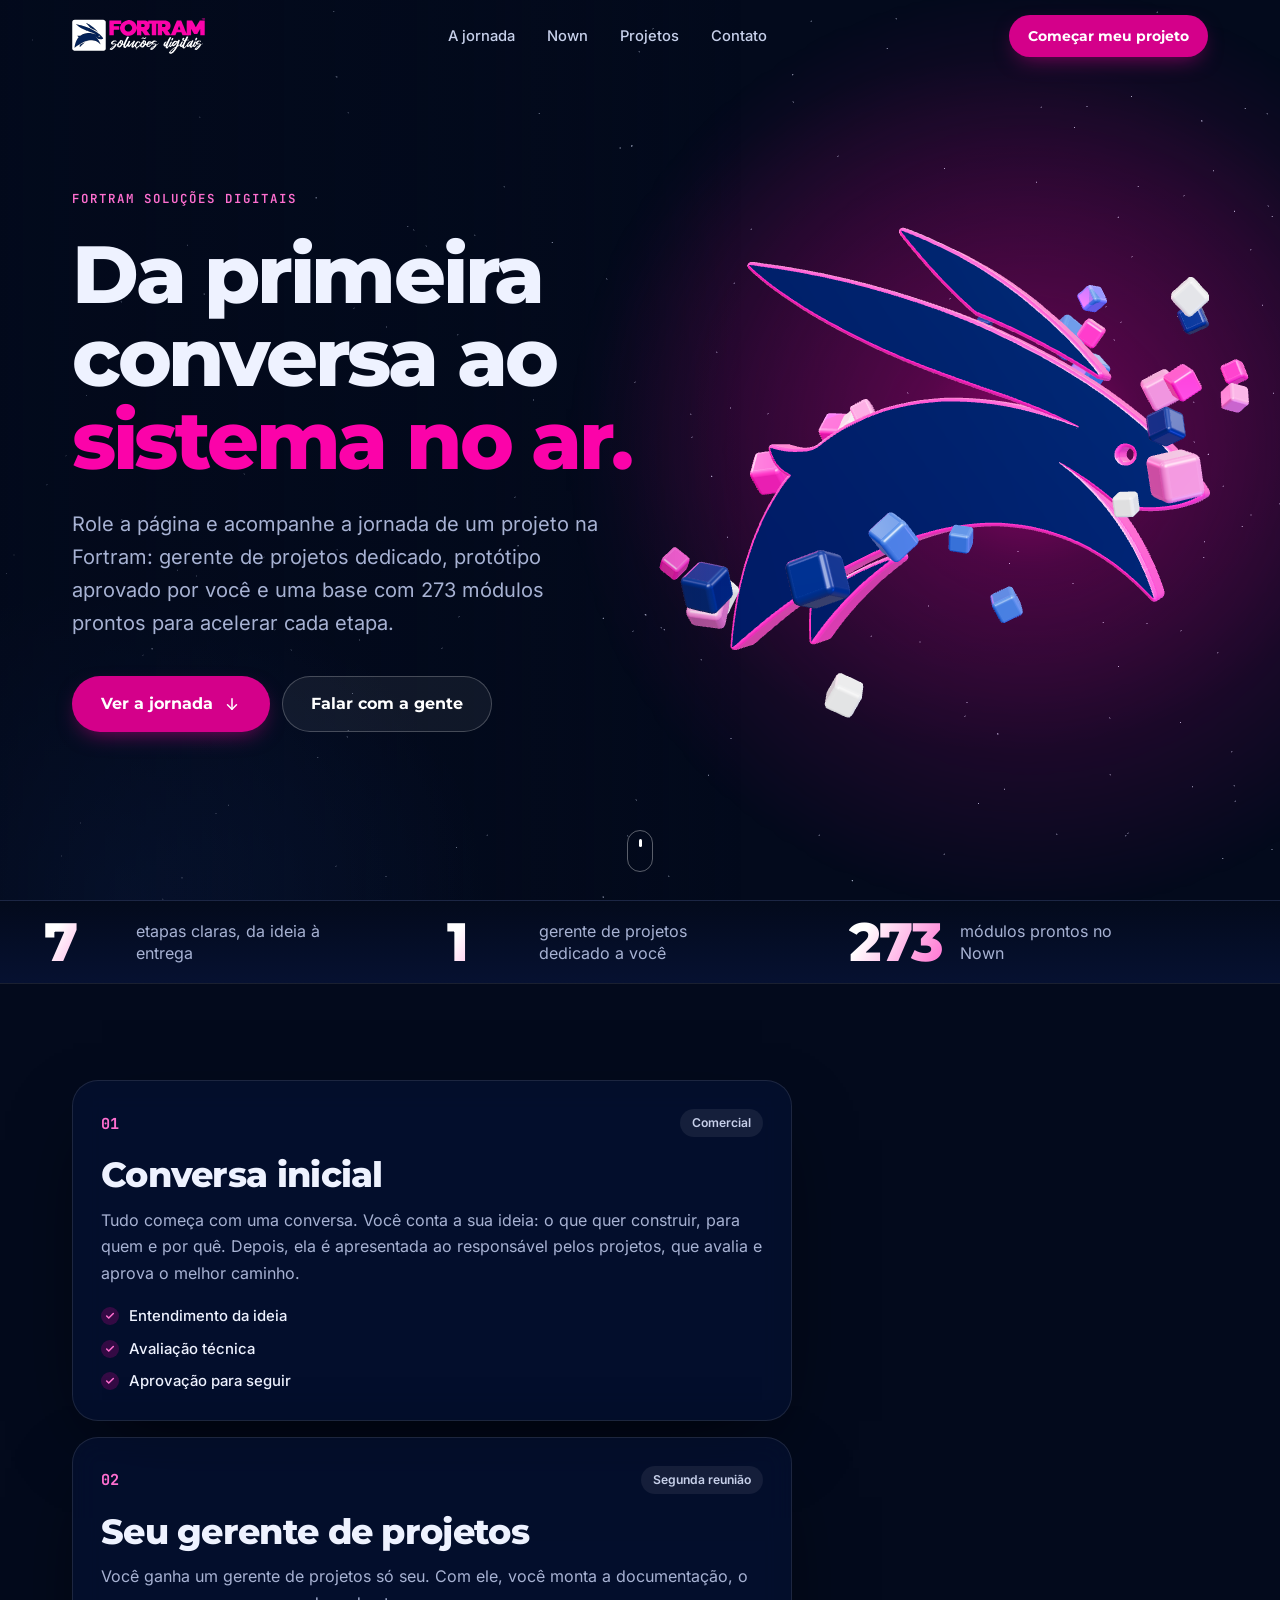
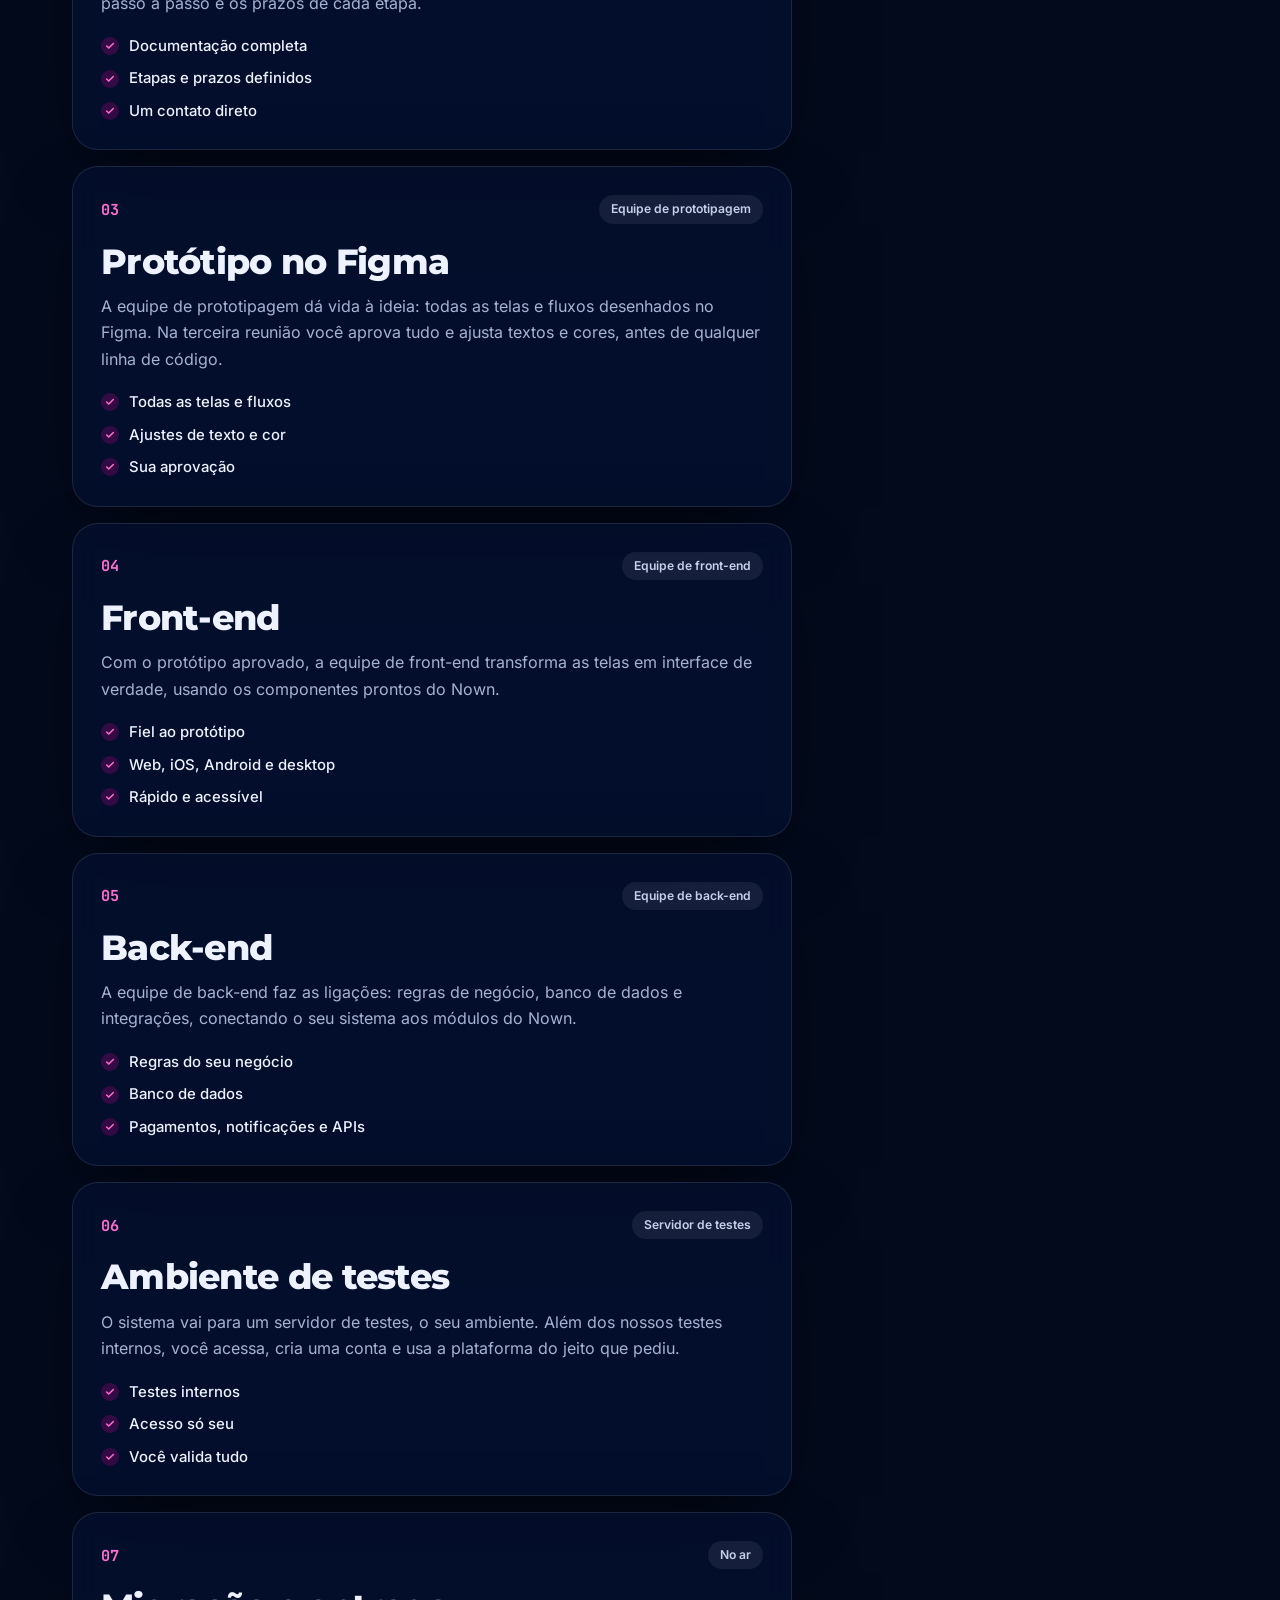
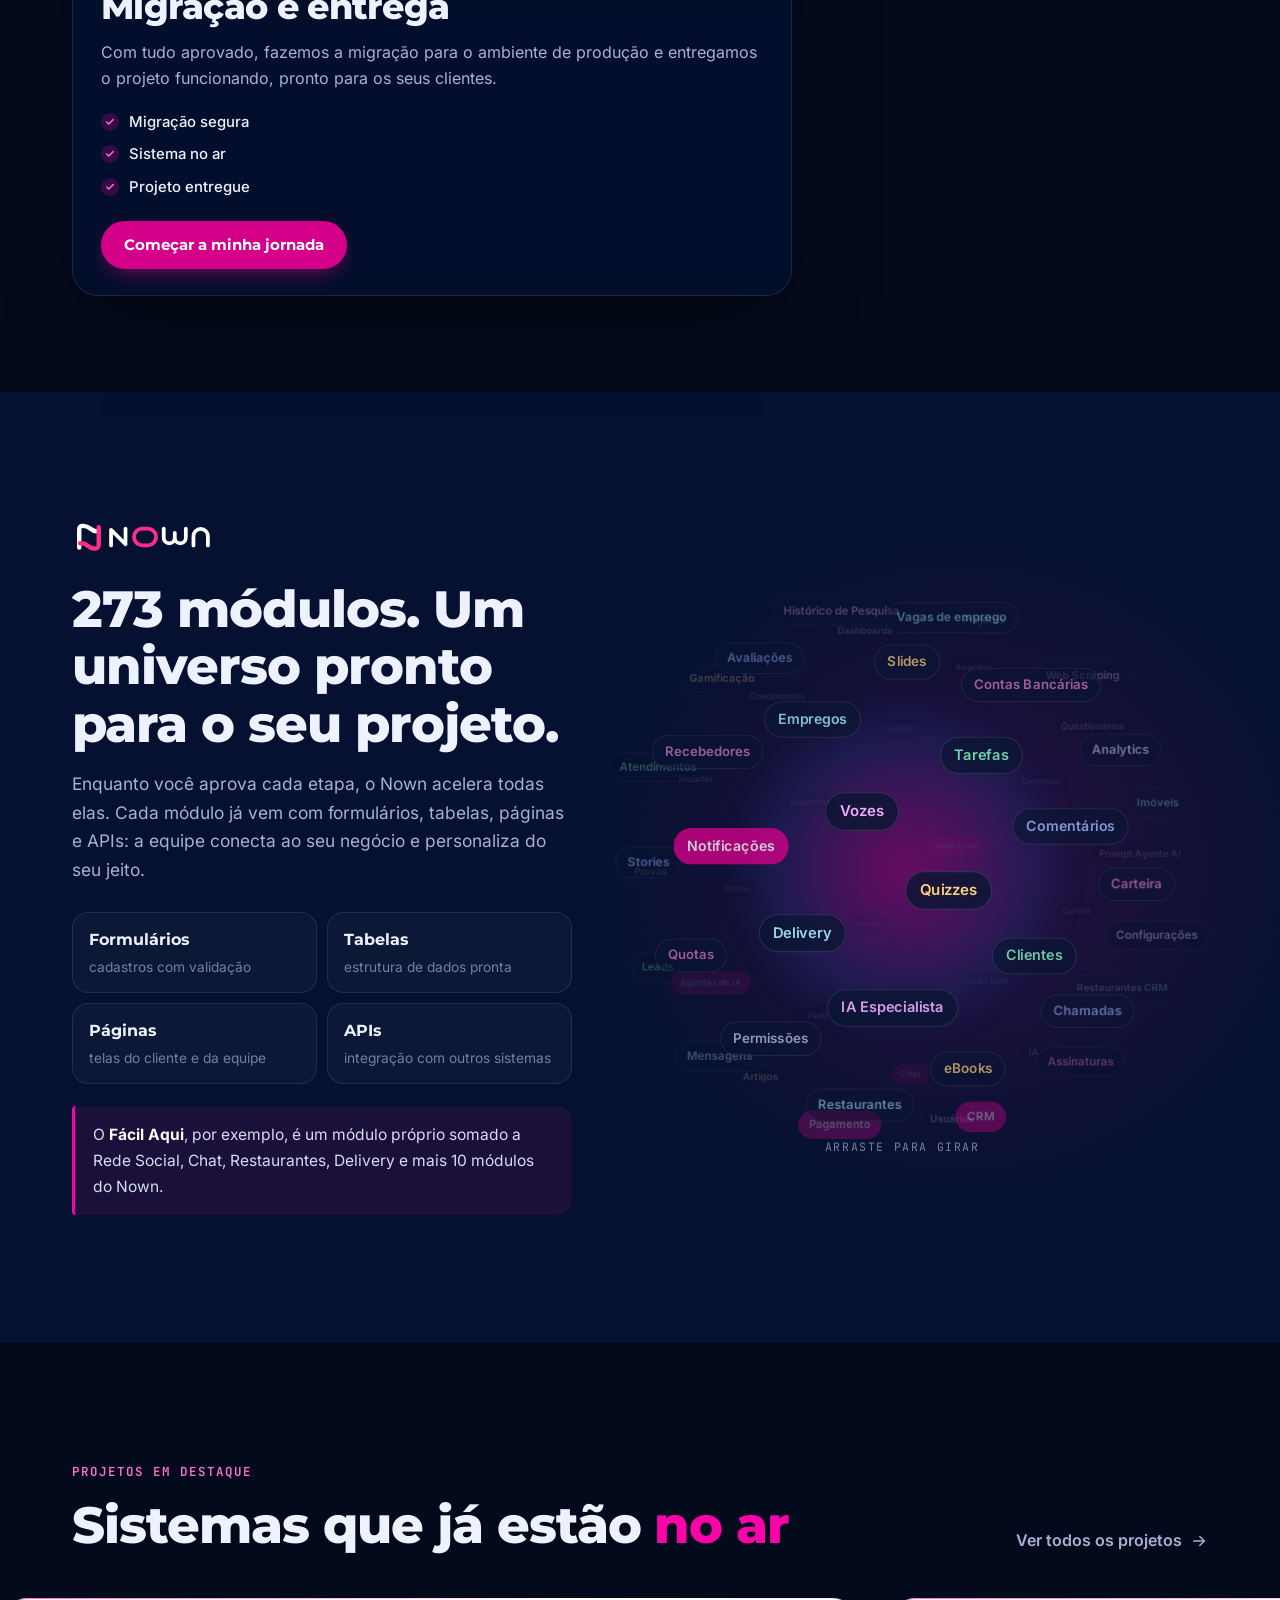
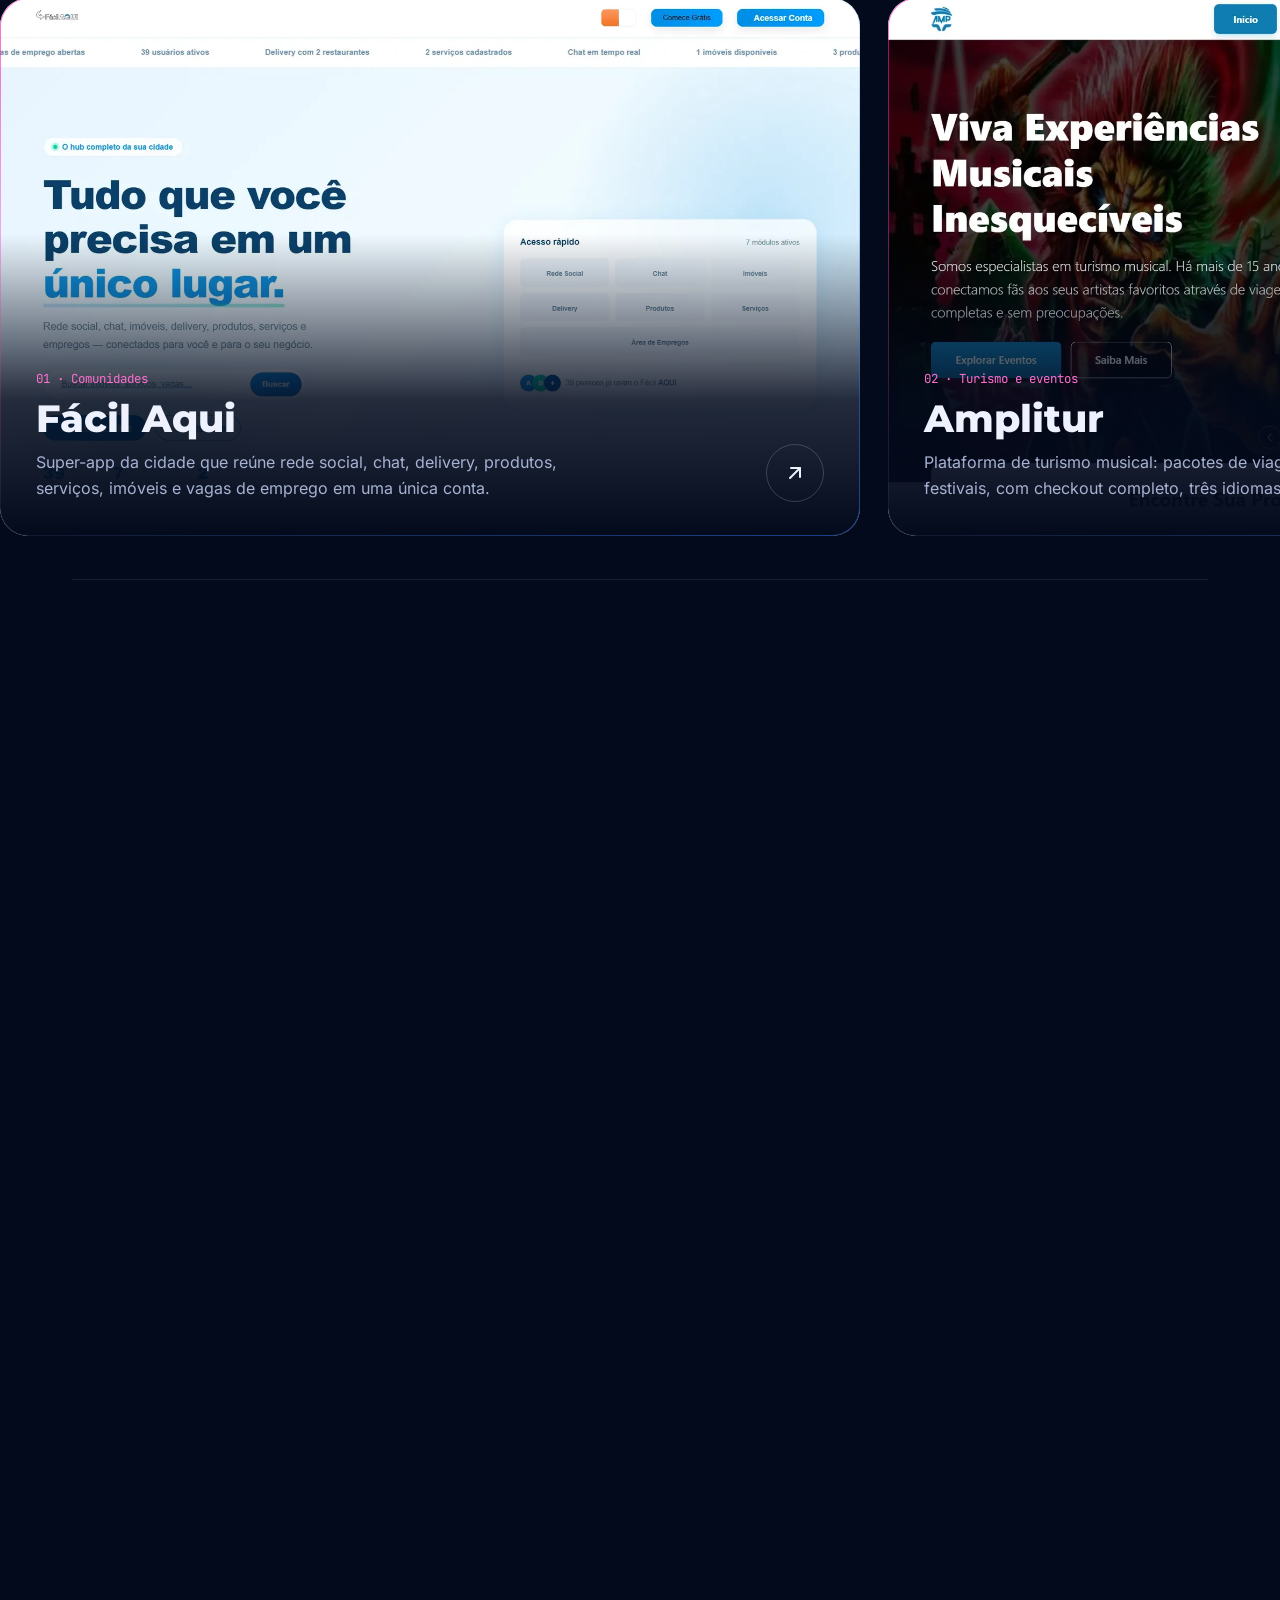
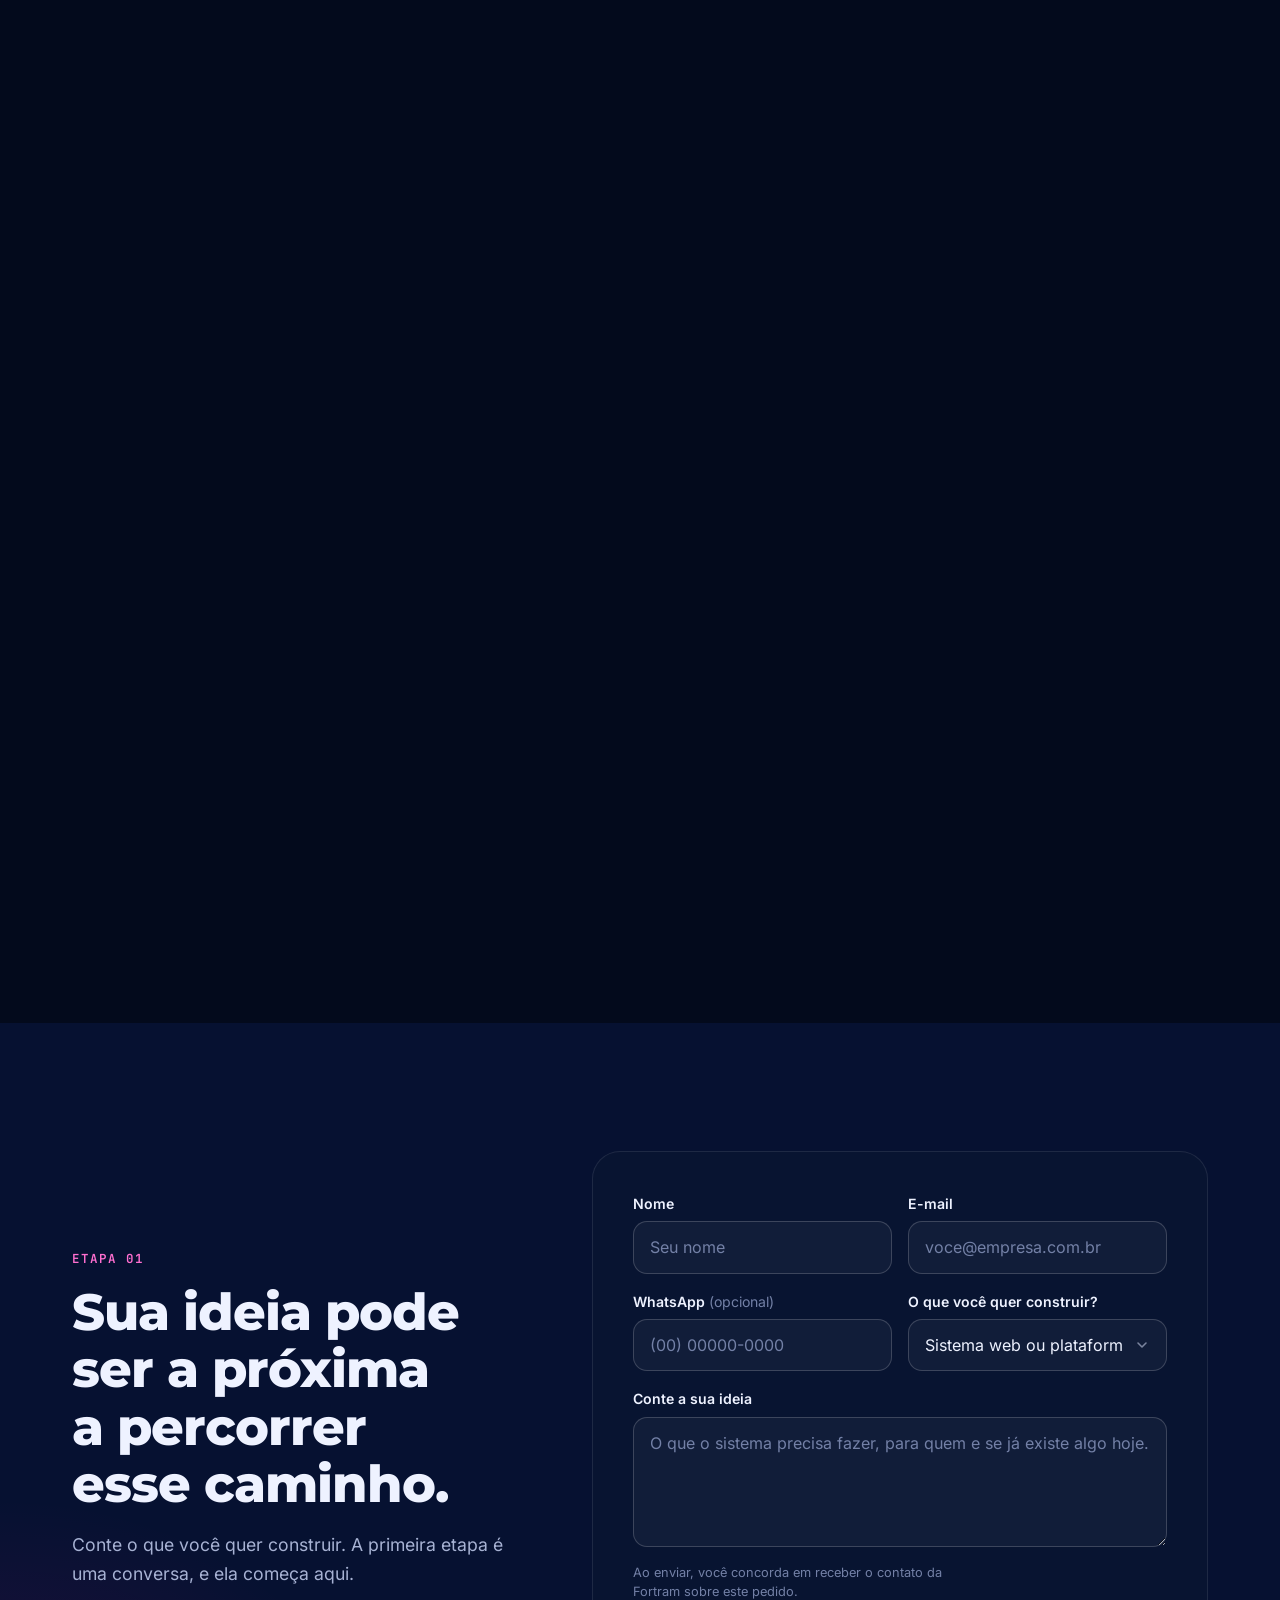
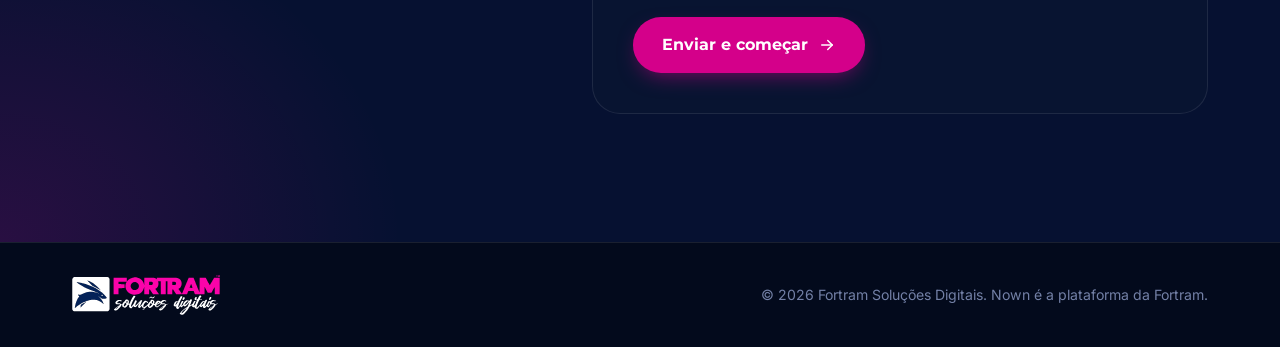
<file: v2-processo-3d.html>
<!doctype html>
<html lang="pt-BR">
<head>
  <meta charset="utf-8">
  <meta name="viewport" content="width=device-width, initial-scale=1">
  <title>Fortram | Da primeira conversa ao sistema no ar</title>
  <meta name="description" content="Acompanhe a jornada de um projeto na Fortram: conversa inicial, gerente de projetos dedicado, protótipo no Figma, front-end, back-end, ambiente de testes e entrega. Tudo sobre o Nown, com 273 módulos prontos.">
  <meta name="theme-color" content="#030a1c">
  <meta property="og:type" content="website">
  <meta property="og:locale" content="pt_BR">
  <meta property="og:title" content="Fortram Soluções Digitais">
  <meta property="og:description" content="Da primeira conversa ao sistema no ar: veja como a Fortram desenvolve o seu projeto, etapa por etapa.">
  <!-- Troque pelo endereço completo do site ao publicar (ex.: https://fortram.site/assets/img/og/fortram.jpg) -->
  <meta property="og:image" content="assets/img/og/fortram.jpg">
  <link rel="icon" href="assets/img/marca/favicon.svg" type="image/svg+xml">
  <link rel="icon" href="assets/img/marca/favicon-32.png" sizes="32x32" type="image/png">
  <link rel="apple-touch-icon" href="assets/img/marca/apple-touch-icon.png">
  <link rel="preload" href="assets/fonts/montserrat-variavel.woff2" as="font" type="font/woff2" crossorigin>
  <link rel="preload" href="assets/fonts/inter-variavel.woff2" as="font" type="font/woff2" crossorigin>
  <link rel="stylesheet" href="assets/css/base.css">
  <link rel="stylesheet" href="assets/css/v2.css">
  <!-- Diz ao navegador onde está o Three.js (biblioteca de 3D), guardado na própria pasta do site -->
  <script type="importmap">
    {
      "imports": {
        "three": "./assets/vendor/three/three.module.min.js",
        "three/addons/": "./assets/vendor/three/addons/"
      }
    }
  </script>
  <script type="module" src="assets/js/v2.js"></script>
</head>
<body class="v2">
  <a class="pular-conteudo" href="#conteudo">Pular para o conteúdo</a>

  <header class="topo">
    <div class="conteudo topo__conteudo">
      <a class="topo__logo" href="#inicio" aria-label="Fortram, voltar ao início">
        <img src="assets/img/marca/fortram-logo-negativo.svg" alt="Fortram Soluções Digitais" width="186" height="50">
      </a>
      <nav class="topo__menu" aria-label="Principal">
        <ul>
          <li><a href="#processo">A jornada</a></li>
          <li><a href="#nown">Nown</a></li>
          <li><a href="#projetos">Projetos</a></li>
          <li><a href="#contato">Contato</a></li>
        </ul>
      </nav>
      <div class="topo__acoes">
        <a class="botao botao--primario" href="#contato">Começar meu projeto</a>
        <button class="topo__abrir-menu" type="button" aria-controls="menu-celular" aria-expanded="false" aria-label="Abrir menu">
          <svg viewBox="0 0 24 24" fill="none" stroke="currentColor" stroke-width="2" stroke-linecap="round" aria-hidden="true"><path d="M4 7h16M4 12h16M4 17h16"/></svg>
        </button>
      </div>
    </div>
  </header>

  <nav id="menu-celular" class="menu-celular" aria-label="Menu">
    <ul>
      <li><a href="#processo">A jornada</a></li>
      <li><a href="#nown">Nown</a></li>
      <li><a href="#projetos">Projetos</a></li>
      <li><a href="#contato">Contato</a></li>
    </ul>
    <a class="botao botao--primario" href="#contato">Começar meu projeto</a>
  </nav>

  <main id="conteudo">
    <!-- ===================== Abertura com a lebre em 3D ===================== -->
    <section id="inicio" class="hero">
      <canvas class="hero__cena" data-cena-hero aria-hidden="true"></canvas>
      <img class="hero__lebre-estatica" src="assets/img/marca/fortram-lebre.svg" alt="" width="432" height="375" aria-hidden="true">
      <div class="conteudo hero__conteudo">
        <span class="hero__rotulo mono">Fortram Soluções Digitais</span>
        <h1>Da primeira conversa ao <span class="texto-destaque">sistema no ar.</span></h1>
        <p class="hero__lead">Role a página e acompanhe a jornada de um projeto na Fortram: gerente de projetos dedicado, protótipo aprovado por você e uma base com <span data-total-modulos>273</span> módulos prontos para acelerar cada etapa.</p>
        <div class="hero__acoes">
          <a class="botao botao--primario botao--grande" href="#processo">
            Ver a jornada
            <svg class="seta seta--baixo" viewBox="0 0 24 24" fill="none" stroke="currentColor" stroke-width="2" stroke-linecap="round" stroke-linejoin="round" aria-hidden="true"><path d="M12 5v14"/><path d="m6 13 6 6 6-6"/></svg>
          </a>
          <a class="botao botao--vidro botao--grande" href="#contato">Falar com a gente</a>
        </div>
      </div>
      <a class="hero__rolar" href="#resumo" aria-label="Rolar para o conteúdo"><span></span></a>
    </section>

    <!-- ===================== Resumo ===================== -->
    <section id="resumo" class="resumo" aria-label="A Fortram em resumo">
      <ul class="conteudo resumo__grade" data-revelar-cascata>
        <li><b>7</b><span>etapas claras, da ideia à entrega</span></li>
        <li><b>1</b><span>gerente de projetos dedicado a você</span></li>
        <li><b data-contar="273" data-contar-modulos>273</b><span>módulos prontos no Nown</span></li>
      </ul>
    </section>

    <!-- ===================== A jornada em 3D ===================== -->
    <section id="processo" class="processo" data-processo>
      <div class="processo__palco">
        <canvas class="processo__cena" data-cena-processo aria-hidden="true"></canvas>
        <nav class="processo__indice" aria-label="Etapas da jornada">
          <ol data-indice-etapas>
            <li><a href="#etapa-1"><span>Conversa</span></a></li>
            <li><a href="#etapa-2"><span>Gerente</span></a></li>
            <li><a href="#etapa-3"><span>Protótipo</span></a></li>
            <li><a href="#etapa-4"><span>Front-end</span></a></li>
            <li><a href="#etapa-5"><span>Back-end</span></a></li>
            <li><a href="#etapa-6"><span>Testes</span></a></li>
            <li><a href="#etapa-7"><span>Entrega</span></a></li>
          </ol>
        </nav>
      </div>

      <h2 class="so-leitor">A jornada do seu projeto, em 7 etapas</h2>
      <ol class="processo__etapas">
        <li id="etapa-1" class="etapa" data-etapa>
          <div class="etapa__cartao">
            <p class="etapa__topo"><span class="etapa__numero">01</span><span class="etapa__equipe">Comercial</span></p>
            <h3>Conversa inicial</h3>
            <p>Tudo começa com uma conversa. Você conta a sua ideia: o que quer construir, para quem e por quê. Depois, ela é apresentada ao responsável pelos projetos, que avalia e aprova o melhor caminho.</p>
            <ul class="etapa__itens"><li>Entendimento da ideia</li><li>Avaliação técnica</li><li>Aprovação para seguir</li></ul>
          </div>
        </li>
        <li id="etapa-2" class="etapa" data-etapa>
          <div class="etapa__cartao">
            <p class="etapa__topo"><span class="etapa__numero">02</span><span class="etapa__equipe">Segunda reunião</span></p>
            <h3>Seu gerente de projetos</h3>
            <p>Você ganha um gerente de projetos só seu. Com ele, você monta a documentação, o passo a passo e os prazos de cada etapa.</p>
            <ul class="etapa__itens"><li>Documentação completa</li><li>Etapas e prazos definidos</li><li>Um contato direto</li></ul>
          </div>
        </li>
        <li id="etapa-3" class="etapa" data-etapa>
          <div class="etapa__cartao">
            <p class="etapa__topo"><span class="etapa__numero">03</span><span class="etapa__equipe">Equipe de prototipagem</span></p>
            <h3>Protótipo no Figma</h3>
            <p>A equipe de prototipagem dá vida à ideia: todas as telas e fluxos desenhados no Figma. Na terceira reunião você aprova tudo e ajusta textos e cores, antes de qualquer linha de código.</p>
            <ul class="etapa__itens"><li>Todas as telas e fluxos</li><li>Ajustes de texto e cor</li><li>Sua aprovação</li></ul>
          </div>
        </li>
        <li id="etapa-4" class="etapa" data-etapa>
          <div class="etapa__cartao">
            <p class="etapa__topo"><span class="etapa__numero">04</span><span class="etapa__equipe">Equipe de front-end</span></p>
            <h3>Front-end</h3>
            <p>Com o protótipo aprovado, a equipe de front-end transforma as telas em interface de verdade, usando os componentes prontos do Nown.</p>
            <ul class="etapa__itens"><li>Fiel ao protótipo</li><li>Web, iOS, Android e desktop</li><li>Rápido e acessível</li></ul>
          </div>
        </li>
        <li id="etapa-5" class="etapa" data-etapa>
          <div class="etapa__cartao">
            <p class="etapa__topo"><span class="etapa__numero">05</span><span class="etapa__equipe">Equipe de back-end</span></p>
            <h3>Back-end</h3>
            <p>A equipe de back-end faz as ligações: regras de negócio, banco de dados e integrações, conectando o seu sistema aos módulos do Nown.</p>
            <ul class="etapa__itens"><li>Regras do seu negócio</li><li>Banco de dados</li><li>Pagamentos, notificações e APIs</li></ul>
          </div>
        </li>
        <li id="etapa-6" class="etapa" data-etapa>
          <div class="etapa__cartao">
            <p class="etapa__topo"><span class="etapa__numero">06</span><span class="etapa__equipe">Servidor de testes</span></p>
            <h3>Ambiente de testes</h3>
            <p>O sistema vai para um servidor de testes, o seu ambiente. Além dos nossos testes internos, você acessa, cria uma conta e usa a plataforma do jeito que pediu.</p>
            <ul class="etapa__itens"><li>Testes internos</li><li>Acesso só seu</li><li>Você valida tudo</li></ul>
          </div>
        </li>
        <li id="etapa-7" class="etapa" data-etapa>
          <div class="etapa__cartao">
            <p class="etapa__topo"><span class="etapa__numero">07</span><span class="etapa__equipe">No ar</span></p>
            <h3>Migração e entrega</h3>
            <p>Com tudo aprovado, fazemos a migração para o ambiente de produção e entregamos o projeto funcionando, pronto para os seus clientes.</p>
            <ul class="etapa__itens"><li>Migração segura</li><li>Sistema no ar</li><li>Projeto entregue</li></ul>
            <a class="botao botao--primario etapa__acao" href="#contato">Começar a minha jornada</a>
          </div>
        </li>
      </ol>
    </section>

    <!-- ===================== Nown: universo de módulos ===================== -->
    <section id="nown" class="secao nown">
      <div class="conteudo nown__grade">
        <div class="nown__texto" data-revelar>
          <img class="nown__logo" src="assets/img/marca/nown-logo-negativo.svg" alt="Nown" width="166" height="40">
          <h2><span data-total-modulos>273</span> módulos. Um universo pronto para o seu projeto.</h2>
          <p>Enquanto você aprova cada etapa, o Nown acelera todas elas. Cada módulo já vem com formulários, tabelas, páginas e APIs: a equipe conecta ao seu negócio e personaliza do seu jeito.</p>
          <ul class="nown__partes">
            <li><b>Formulários</b><span>cadastros com validação</span></li>
            <li><b>Tabelas</b><span>estrutura de dados pronta</span></li>
            <li><b>Páginas</b><span>telas do cliente e da equipe</span></li>
            <li><b>APIs</b><span>integração com outros sistemas</span></li>
          </ul>
          <p class="nown__exemplo" data-exemplo-modulos hidden></p>
        </div>
        <div class="esfera" data-esfera-modulos data-revelar>
          <div class="esfera__palco" aria-hidden="true"></div>
          <p class="esfera__dica mono">Arraste para girar</p>
          <p class="so-leitor" data-esfera-lista></p>
        </div>
      </div>
    </section>

    <!-- ===================== Projetos (no estilo do portfólio) ===================== -->
    <section id="projetos" class="destaques" data-secao-projetos>
      <div class="destaques__fixo">
        <div class="conteudo destaques__topo">
          <div>
            <p class="destaques__rotulo mono">projetos em destaque</p>
            <h2>Sistemas que já estão <span class="texto-destaque">no ar</span></h2>
          </div>
          <button class="destaques__todos" type="button" data-abrir-todos>
            Ver todos os projetos
            <svg viewBox="0 0 24 24" fill="none" stroke="currentColor" stroke-width="2" stroke-linecap="round" stroke-linejoin="round" aria-hidden="true"><path d="M5 12h14"/><path d="m13 6 6 6-6 6"/></svg>
          </button>
        </div>
        <ul class="destaques__trilho" data-trilho aria-live="polite"></ul>
        <div class="conteudo">
          <div class="destaques__progresso"><span data-barra></span></div>
        </div>
      </div>
    </section>

    <!-- ===================== Contato ===================== -->
    <section id="contato" class="secao contato">
      <div class="conteudo contato__grade">
        <div class="contato__texto" data-revelar>
          <p class="destaques__rotulo mono">etapa 01</p>
          <h2>Sua ideia pode ser a próxima a percorrer esse caminho.</h2>
          <p>Conte o que você quer construir. A primeira etapa é uma conversa, e ela começa aqui.</p>
          <a class="botao botao--vidro contato__whatsapp" data-whatsapp hidden href="#">
            <svg viewBox="0 0 24 24" fill="currentColor" aria-hidden="true"><path d="M17.47 14.38c-.3-.15-1.76-.87-2.03-.97-.27-.1-.47-.15-.67.15-.2.3-.77.97-.94 1.16-.17.2-.35.22-.64.07-.3-.15-1.26-.46-2.39-1.47-.88-.79-1.48-1.76-1.65-2.06-.17-.3-.02-.46.13-.6.13-.14.3-.35.45-.52.15-.17.2-.3.3-.5.1-.2.05-.37-.03-.52-.07-.15-.67-1.61-.92-2.2-.24-.58-.49-.5-.67-.51h-.57c-.2 0-.52.07-.79.37-.27.3-1.04 1.02-1.04 2.48s1.07 2.88 1.21 3.07c.15.2 2.1 3.2 5.08 4.49.71.31 1.26.49 1.7.63.71.22 1.36.19 1.87.12.57-.09 1.76-.72 2-1.41.25-.7.25-1.29.18-1.41-.08-.13-.28-.2-.57-.35m-5.42 7.4h-.01a9.87 9.87 0 0 1-5.03-1.38l-.36-.21-3.74.98 1-3.65-.24-.37a9.86 9.86 0 0 1-1.51-5.26c0-5.45 4.44-9.88 9.89-9.88 2.64 0 5.12 1.03 6.99 2.9a9.83 9.83 0 0 1 2.89 6.99c0 5.45-4.44 9.88-9.88 9.88m8.41-18.3A11.82 11.82 0 0 0 12.05 0C5.5 0 .16 5.34.16 11.89c0 2.1.55 4.14 1.59 5.95L.06 24l6.3-1.65a11.88 11.88 0 0 0 5.69 1.45h.01c6.55 0 11.89-5.34 11.89-11.89 0-3.18-1.24-6.17-3.48-8.41Z"/></svg>
            Chamar no WhatsApp
          </a>
        </div>

        <form id="formulario-contato" class="formulario contato__formulario" action="api/contato.php" method="post" novalidate data-revelar>
          <div class="formulario__linha">
            <div class="campo">
              <label for="contato-nome">Nome</label>
              <input id="contato-nome" name="nome" autocomplete="name" required minlength="2" maxlength="120" placeholder="Seu nome">
            </div>
            <div class="campo">
              <label for="contato-email">E-mail</label>
              <input id="contato-email" name="email" type="email" autocomplete="email" required maxlength="160" placeholder="voce@empresa.com.br">
            </div>
          </div>
          <div class="formulario__linha">
            <div class="campo">
              <label for="contato-telefone">WhatsApp <span>(opcional)</span></label>
              <input id="contato-telefone" name="telefone" type="tel" autocomplete="tel" maxlength="40" placeholder="(00) 00000-0000">
            </div>
            <div class="campo">
              <label for="contato-tipo">O que você quer construir?</label>
              <select id="contato-tipo" name="tipo">
                <option value="Sistema web ou plataforma">Sistema web ou plataforma</option>
                <option value="Aplicativo">Aplicativo</option>
                <option value="SaaS">SaaS (vender o meu software)</option>
                <option value="Loja virtual">Loja virtual</option>
                <option value="Integrações e IA">Integrações e IA</option>
                <option value="Ainda não sei">Ainda não sei</option>
              </select>
            </div>
          </div>
          <div class="campo">
            <label for="contato-mensagem">Conte a sua ideia</label>
            <textarea id="contato-mensagem" name="mensagem" required minlength="10" maxlength="4000" placeholder="O que o sistema precisa fazer, para quem e se já existe algo hoje."></textarea>
          </div>
          <div class="campo-isca" aria-hidden="true">
            <label for="contato-site">Não preencha este campo</label>
            <input id="contato-site" name="site" tabindex="-1" autocomplete="off">
          </div>
          <input type="hidden" name="inicio">
          <input type="hidden" name="pagina" value="v2-processo-3d">
          <p class="formulario__status" role="status" aria-live="polite"></p>
          <div class="formulario__rodape">
            <p class="formulario__aviso">Ao enviar, você concorda em receber o contato da Fortram sobre este pedido.</p>
            <button class="botao botao--primario botao--grande" type="submit">
              Enviar e começar
              <svg class="seta" viewBox="0 0 24 24" fill="none" stroke="currentColor" stroke-width="2" stroke-linecap="round" stroke-linejoin="round" aria-hidden="true"><path d="M5 12h14"/><path d="m13 6 6 6-6 6"/></svg>
            </button>
          </div>
        </form>
      </div>
    </section>
  </main>

  <footer class="rodape">
    <div class="conteudo rodape__conteudo">
      <img src="assets/img/marca/fortram-logo-negativo.svg" alt="Fortram Soluções Digitais" width="186" height="50" loading="lazy">
      <p>© <span data-ano>2026</span> Fortram Soluções Digitais. Nown é a plataforma da Fortram.</p>
    </div>
  </footer>

  <!-- Janela com todos os projetos e filtros (aberta por "Ver todos os projetos") -->
  <dialog class="todos" data-todos aria-labelledby="todos-titulo">
    <div class="todos__caixa">
      <header class="todos__topo">
        <div>
          <p class="destaques__rotulo mono">projetos</p>
          <h2 id="todos-titulo">Todos os projetos</h2>
        </div>
        <button class="todos__fechar" type="button" data-fechar-todos aria-label="Fechar">
          <svg viewBox="0 0 24 24" fill="none" stroke="currentColor" stroke-width="2" stroke-linecap="round" aria-hidden="true"><path d="M18 6 6 18"/><path d="m6 6 12 12"/></svg>
        </button>
      </header>
      <div class="todos__filtros" role="group" aria-label="Filtrar por segmento" data-filtros></div>
      <ul class="todos__grade" data-grade-todos></ul>
    </div>
  </dialog>

  <a class="whatsapp-flutuante" data-whatsapp hidden href="#" aria-label="Conversar no WhatsApp">
    <svg viewBox="0 0 24 24" fill="currentColor" aria-hidden="true"><path d="M17.47 14.38c-.3-.15-1.76-.87-2.03-.97-.27-.1-.47-.15-.67.15-.2.3-.77.97-.94 1.16-.17.2-.35.22-.64.07-.3-.15-1.26-.46-2.39-1.47-.88-.79-1.48-1.76-1.65-2.06-.17-.3-.02-.46.13-.6.13-.14.3-.35.45-.52.15-.17.2-.3.3-.5.1-.2.05-.37-.03-.52-.07-.15-.67-1.61-.92-2.2-.24-.58-.49-.5-.67-.51h-.57c-.2 0-.52.07-.79.37-.27.3-1.04 1.02-1.04 2.48s1.07 2.88 1.21 3.07c.15.2 2.1 3.2 5.08 4.49.71.31 1.26.49 1.7.63.71.22 1.36.19 1.87.12.57-.09 1.76-.72 2-1.41.25-.7.25-1.29.18-1.41-.08-.13-.28-.2-.57-.35m-5.42 7.4h-.01a9.87 9.87 0 0 1-5.03-1.38l-.36-.21-3.74.98 1-3.65-.24-.37a9.86 9.86 0 0 1-1.51-5.26c0-5.45 4.44-9.88 9.89-9.88 2.64 0 5.12 1.03 6.99 2.9a9.83 9.83 0 0 1 2.89 6.99c0 5.45-4.44 9.88-9.88 9.88m8.41-18.3A11.82 11.82 0 0 0 12.05 0C5.5 0 .16 5.34.16 11.89c0 2.1.55 4.14 1.59 5.95L.06 24l6.3-1.65a11.88 11.88 0 0 0 5.69 1.45h.01c6.55 0 11.89-5.34 11.89-11.89 0-3.18-1.24-6.17-3.48-8.41Z"/></svg>
  </a>
</body>
</html>
</file>
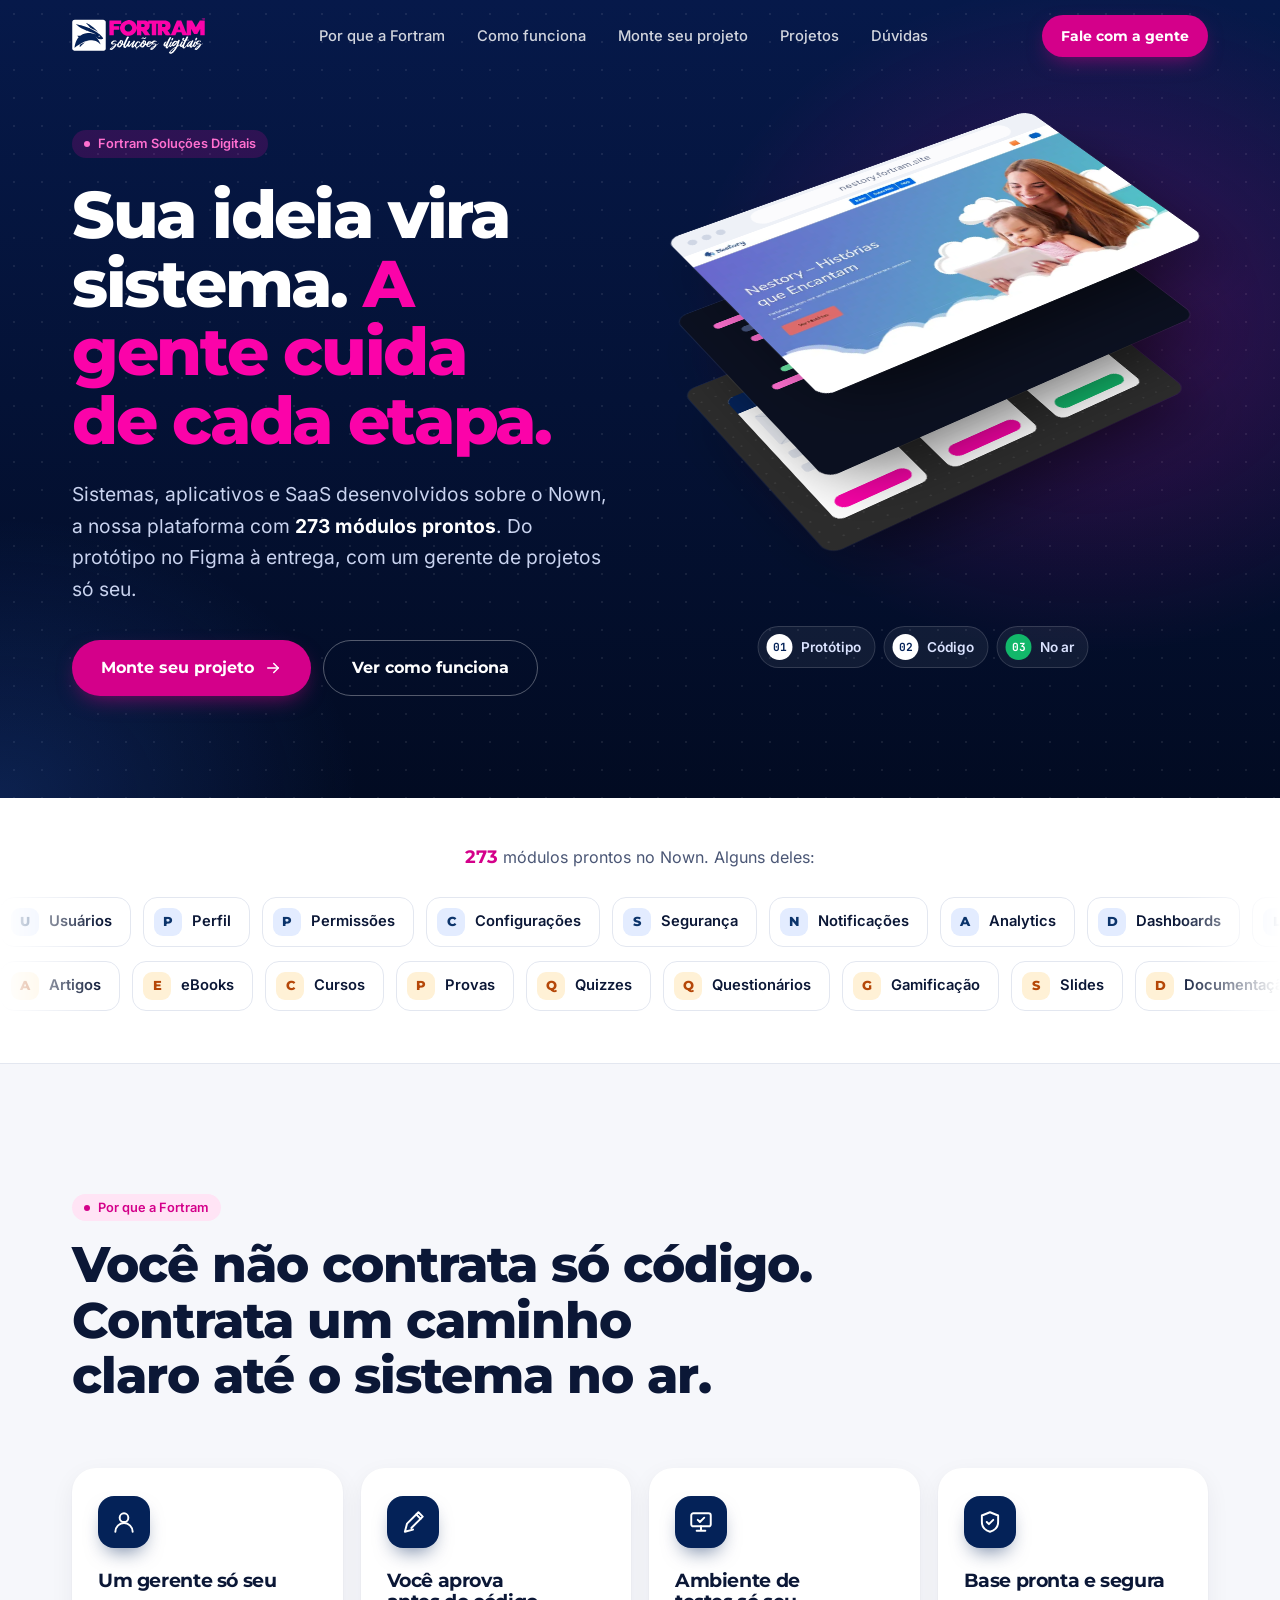
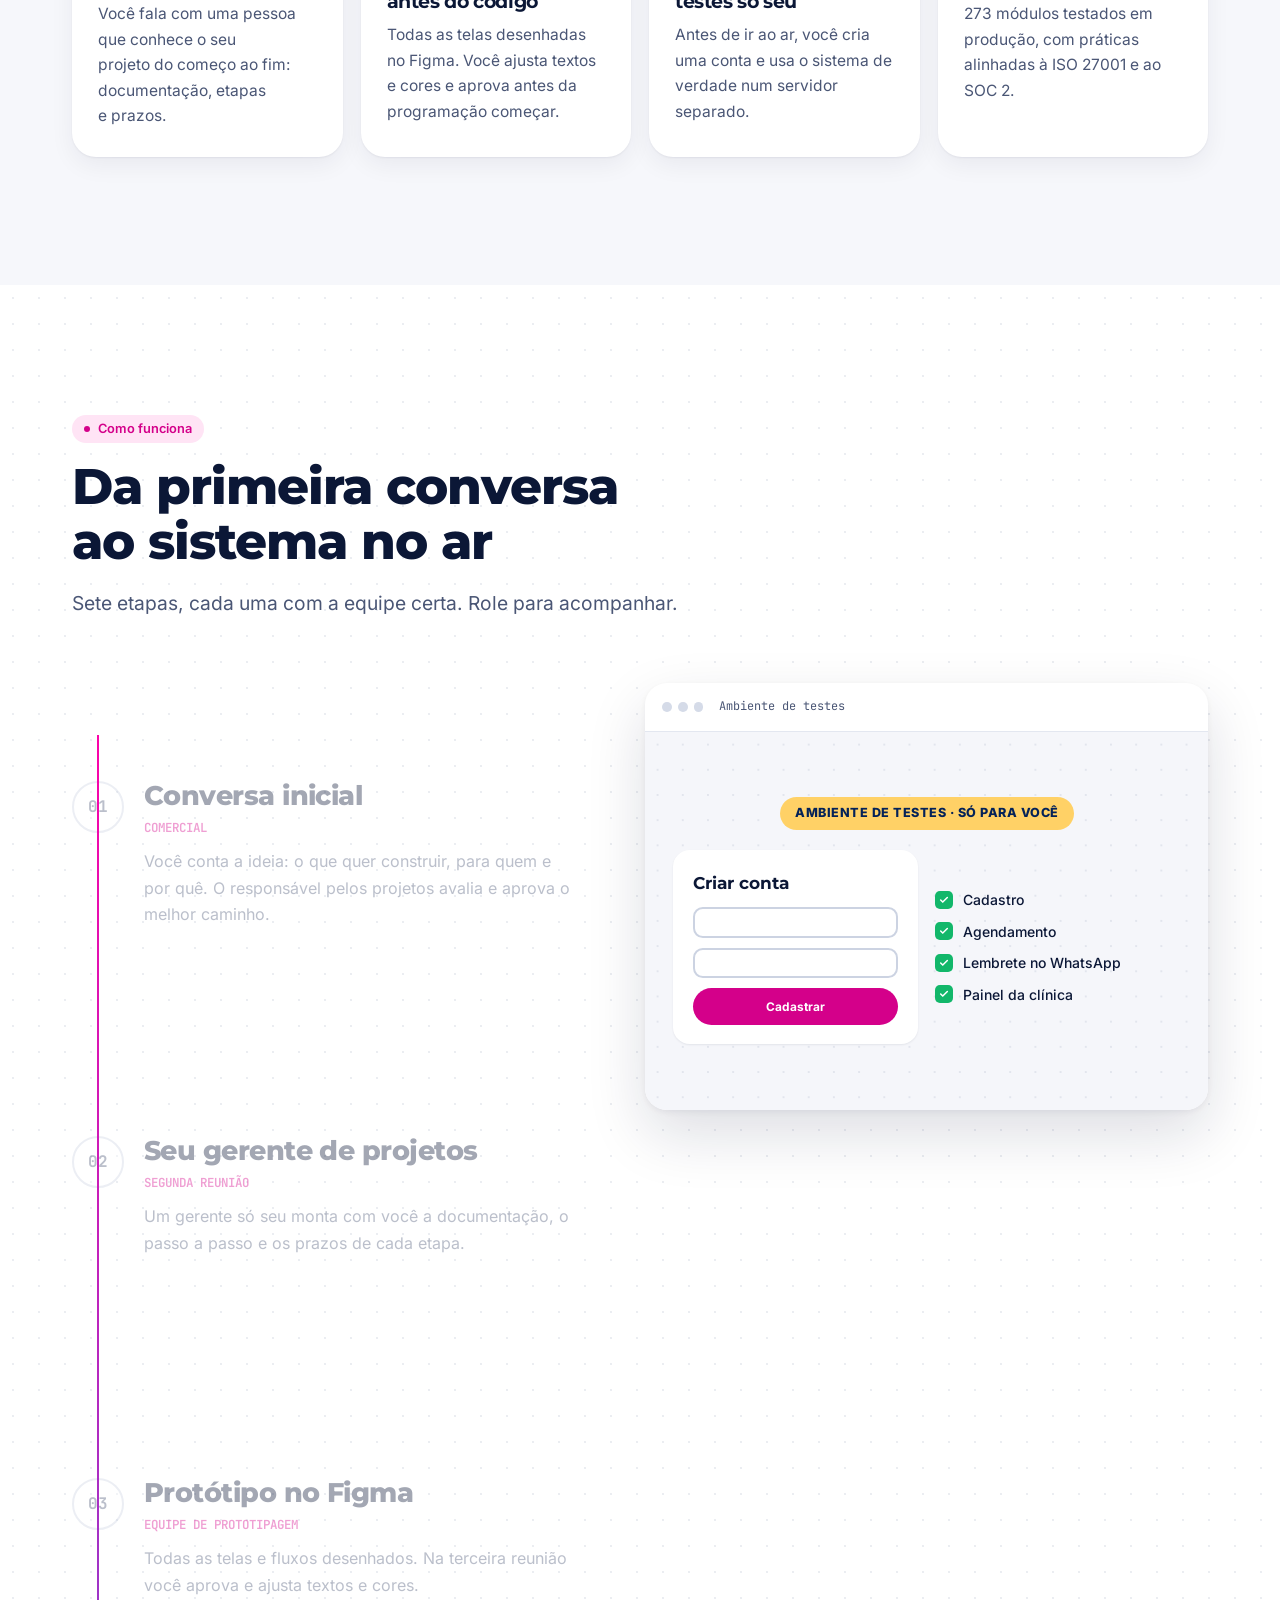
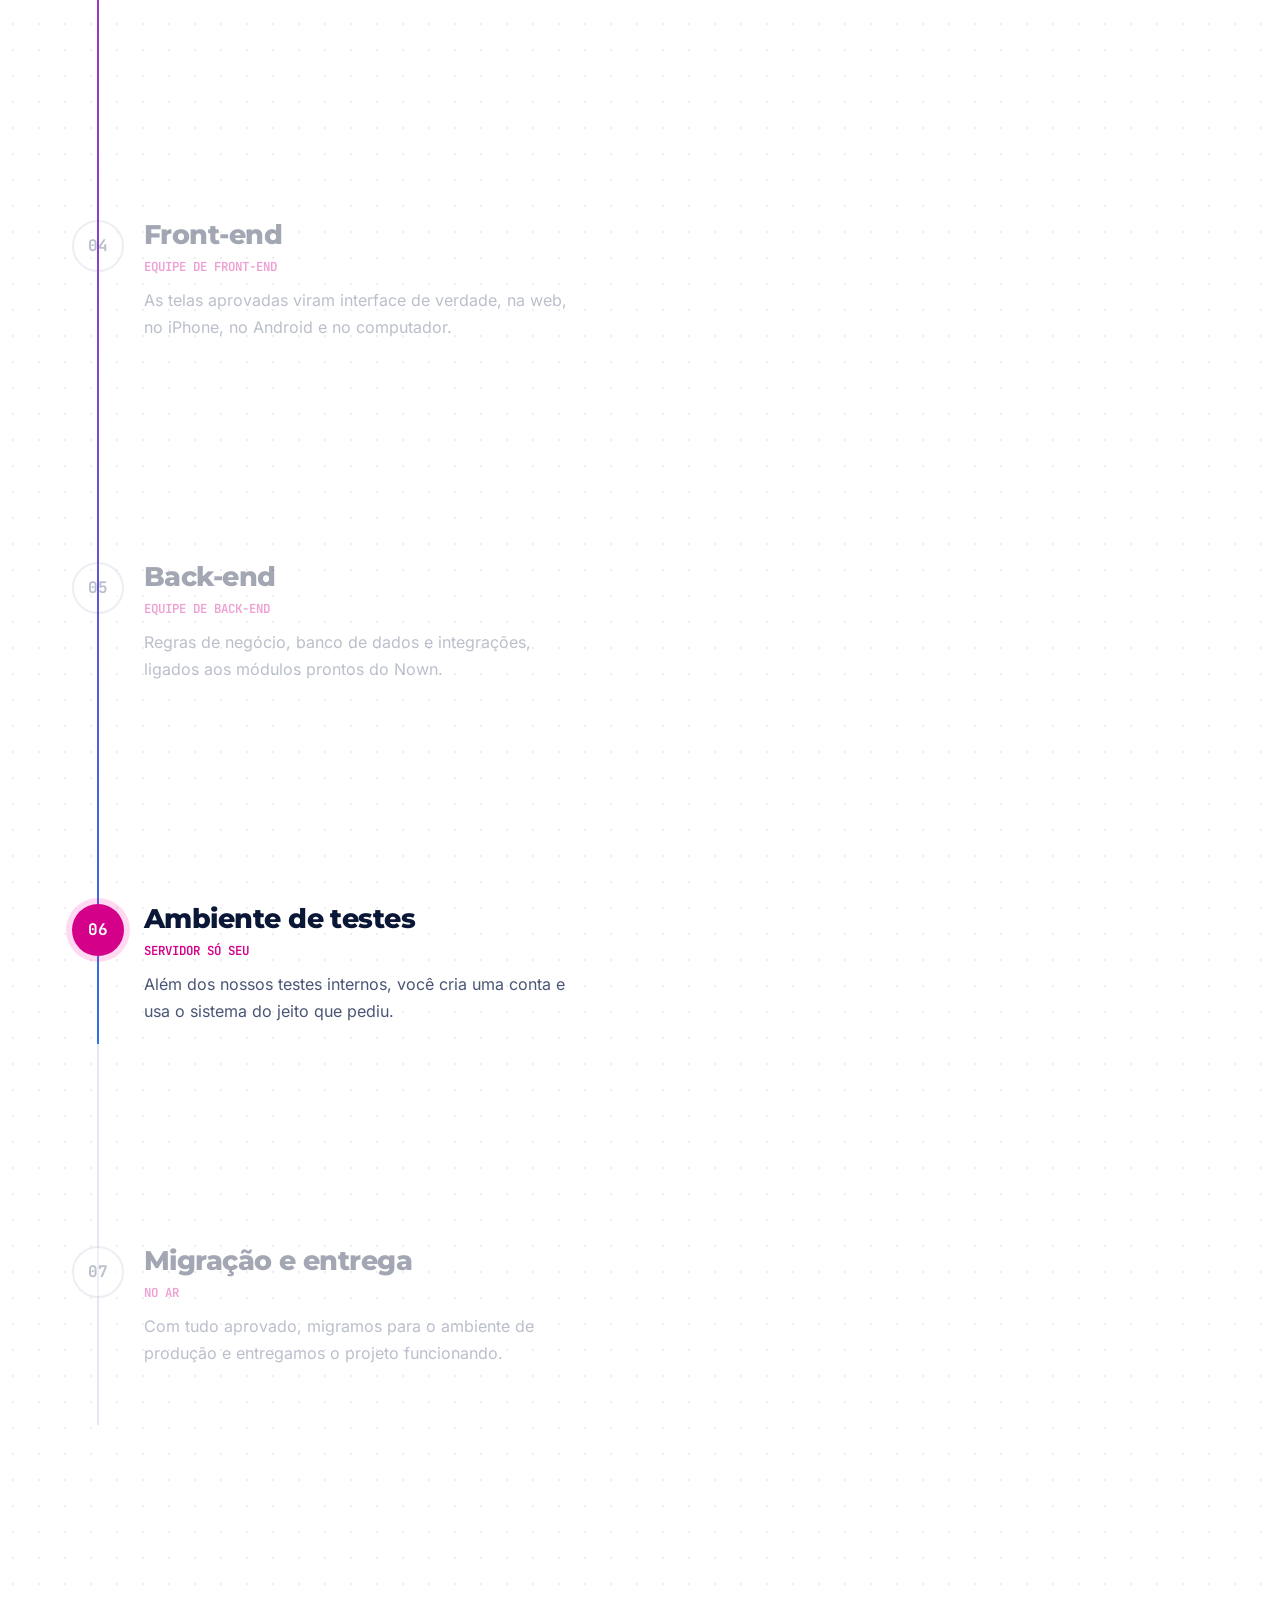
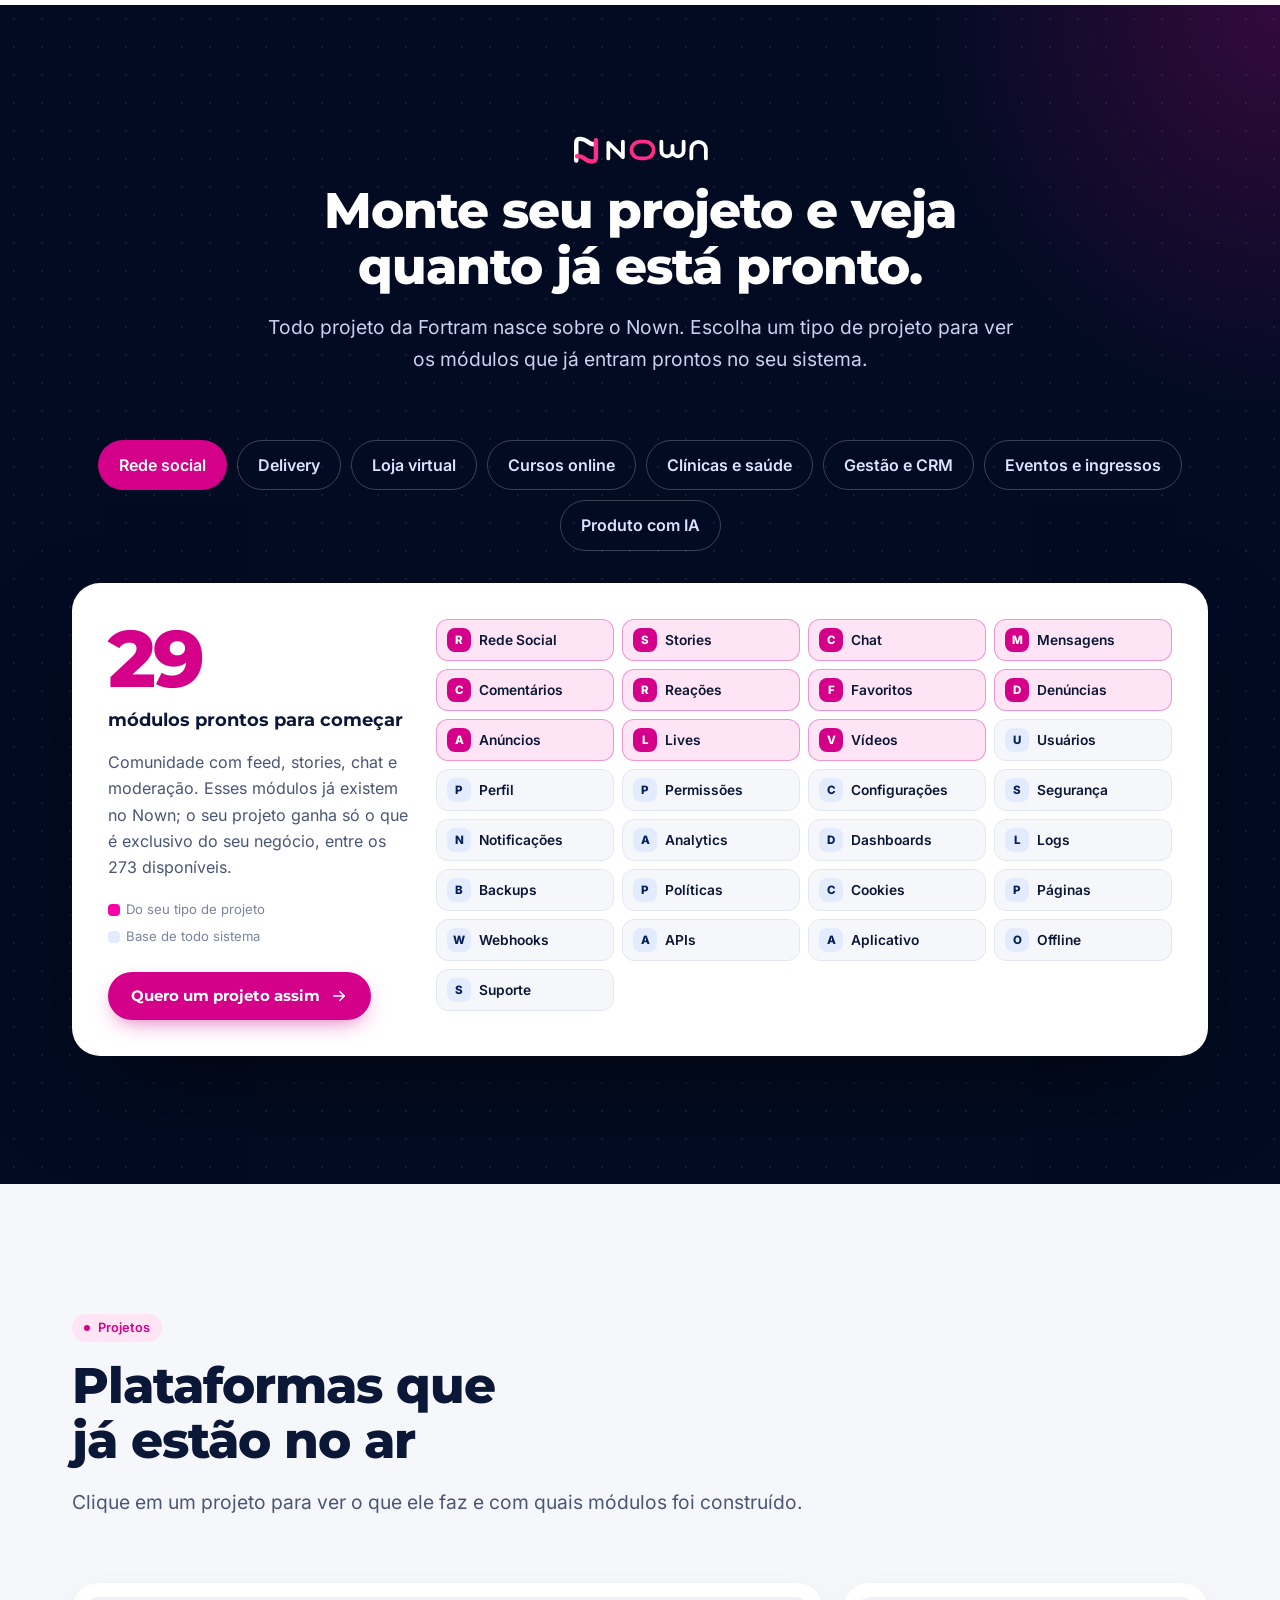
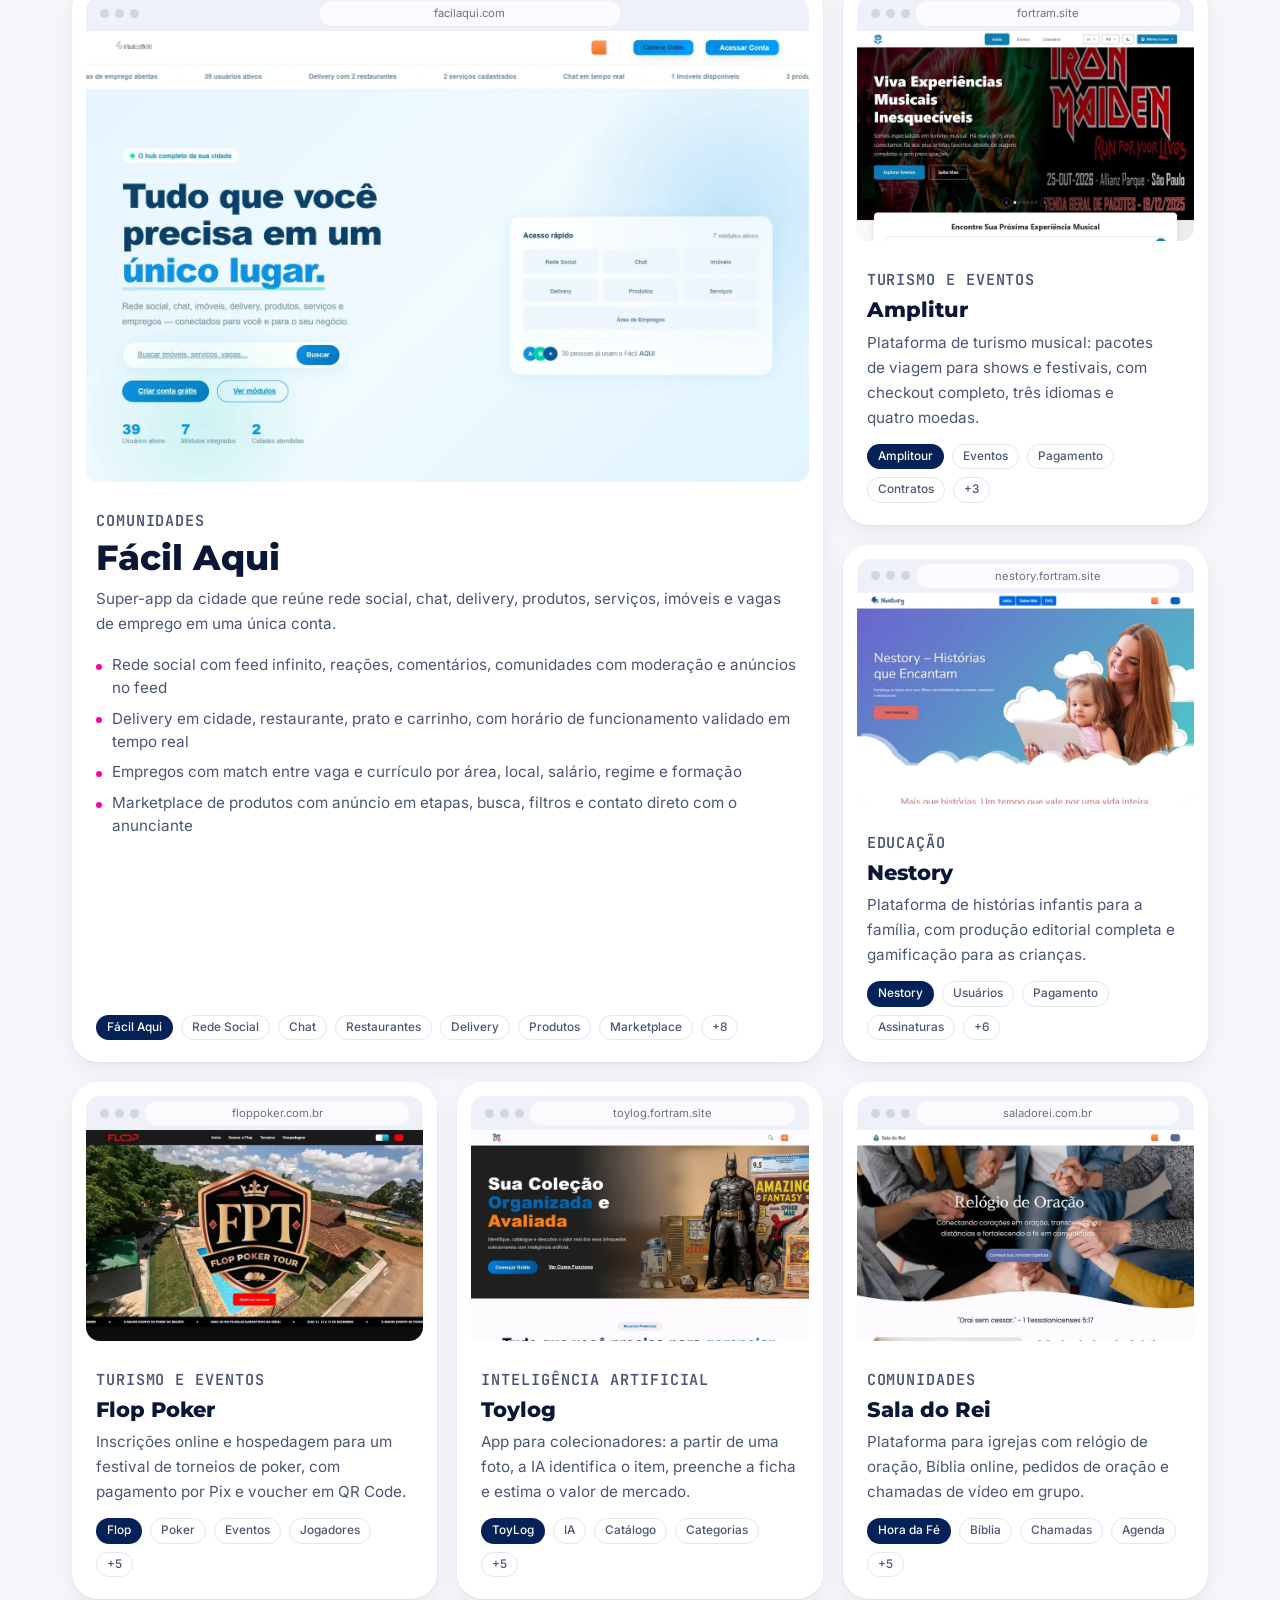
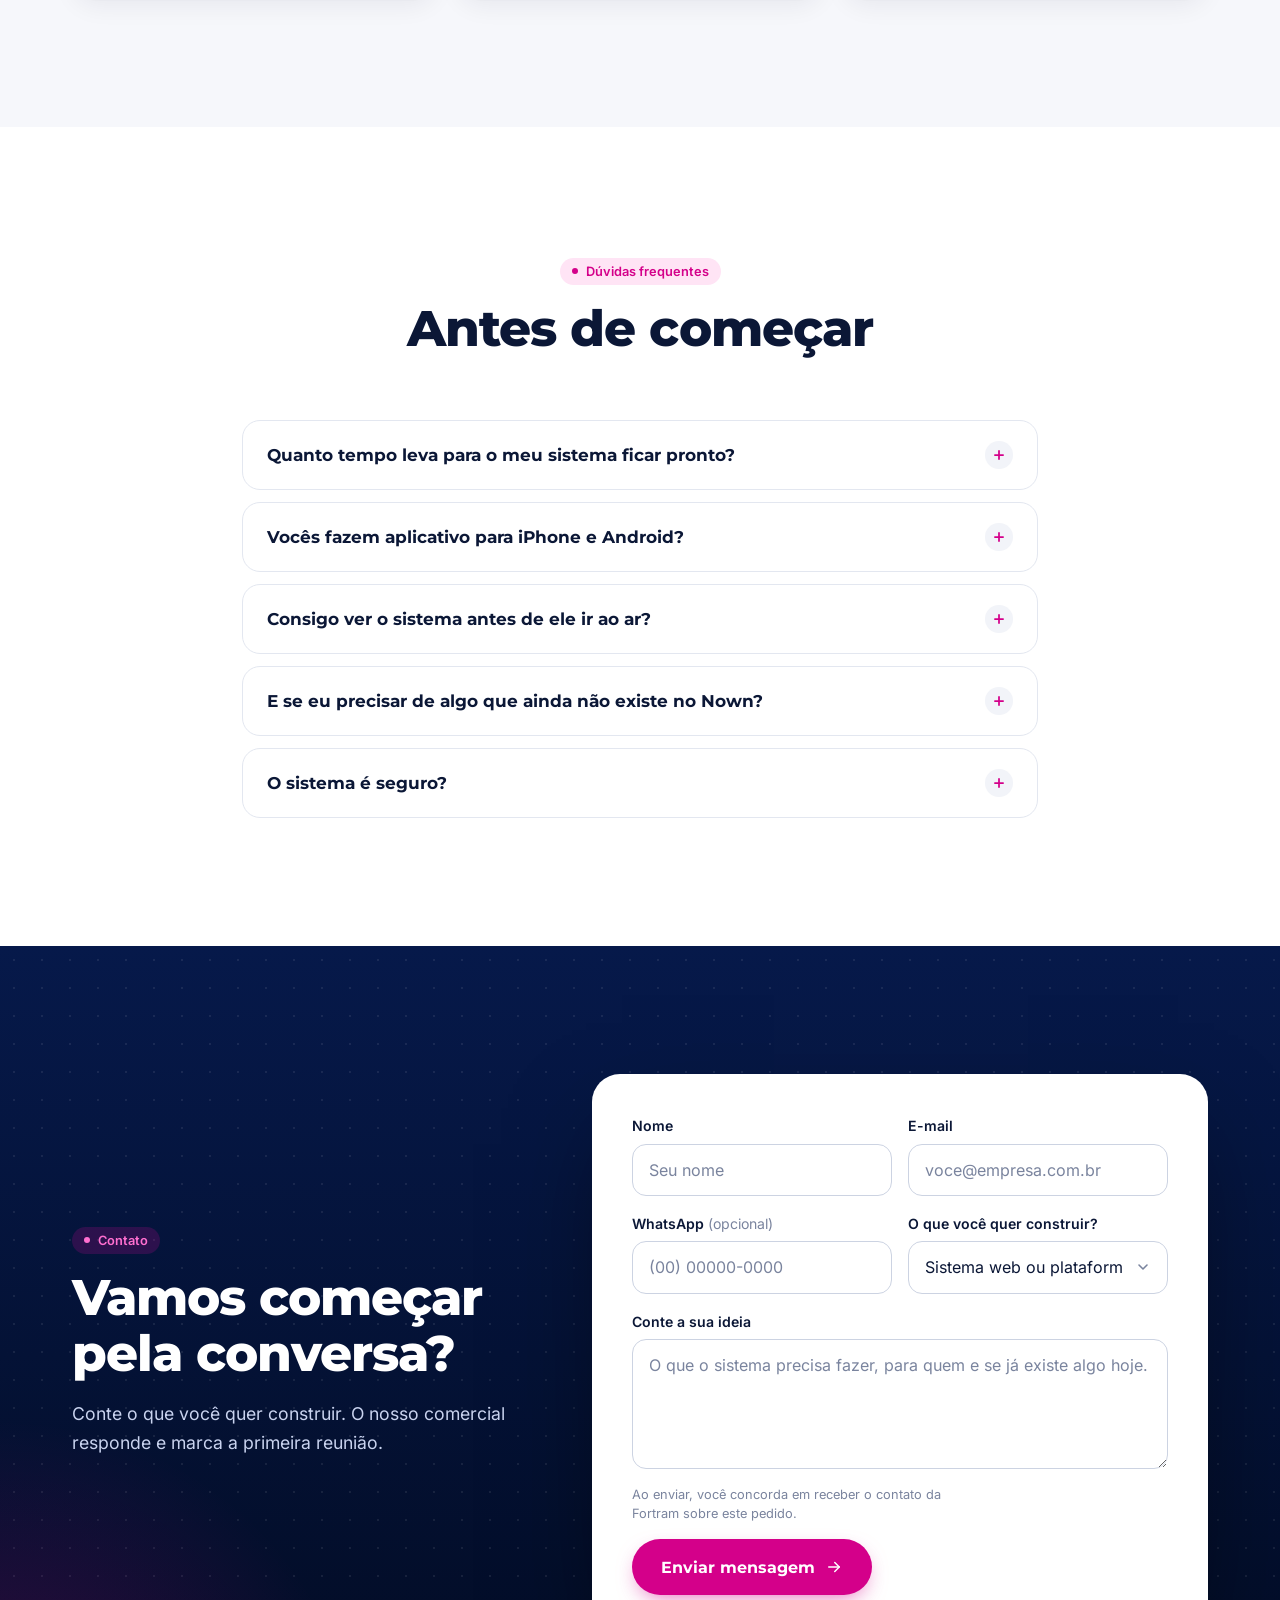
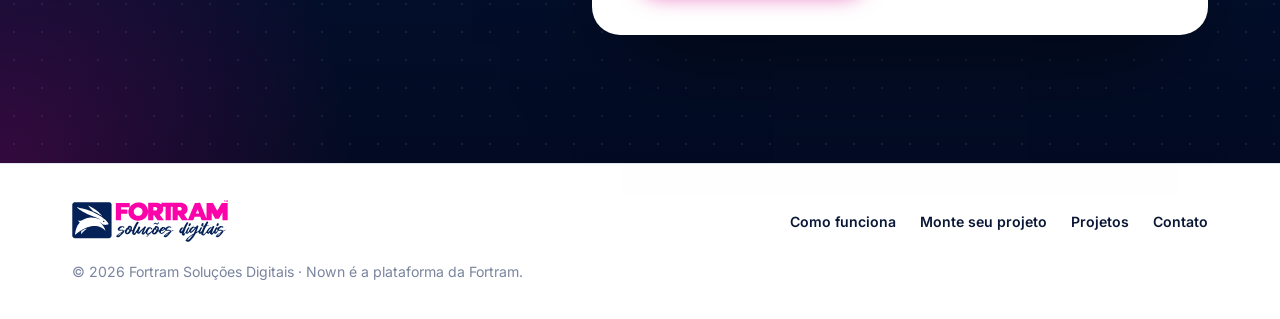
<file: v3-hibrida.html>
<!doctype html>
<html lang="pt-BR">
<head>
  <meta charset="utf-8">
  <meta name="viewport" content="width=device-width, initial-scale=1">
  <title>Fortram | Sua ideia vira sistema</title>
  <meta name="description" content="A Fortram transforma a sua ideia em sistema, aplicativo ou SaaS sobre o Nown, a plataforma com 273 módulos prontos. Protótipo aprovado por você, gerente de projetos dedicado e ambiente de testes só seu.">
  <meta name="theme-color" content="#042258">
  <meta property="og:type" content="website">
  <meta property="og:locale" content="pt_BR">
  <meta property="og:title" content="Fortram Soluções Digitais">
  <meta property="og:description" content="Sua ideia vira sistema. A Fortram cuida de cada etapa, sobre uma base com 273 módulos prontos.">
  <!-- Troque pelo endereço completo do site ao publicar (ex.: https://fortram.site/assets/img/og/fortram.jpg) -->
  <meta property="og:image" content="assets/img/og/fortram.jpg">
  <link rel="icon" href="assets/img/marca/favicon.svg" type="image/svg+xml">
  <link rel="icon" href="assets/img/marca/favicon-32.png" sizes="32x32" type="image/png">
  <link rel="apple-touch-icon" href="assets/img/marca/apple-touch-icon.png">
  <link rel="preload" href="assets/fonts/montserrat-variavel.woff2" as="font" type="font/woff2" crossorigin>
  <link rel="preload" href="assets/fonts/inter-variavel.woff2" as="font" type="font/woff2" crossorigin>
  <link rel="stylesheet" href="assets/css/base.css">
  <link rel="stylesheet" href="assets/css/v3.css">
  <script type="module" src="assets/js/v3.js"></script>
</head>
<body class="v3">
  <a class="pular-conteudo" href="#conteudo">Pular para o conteúdo</a>

  <header class="topo">
    <div class="conteudo topo__conteudo">
      <a class="topo__logo" href="#inicio" aria-label="Fortram, voltar ao início">
        <img class="topo__logo-claro" src="assets/img/marca/fortram-logo-negativo.svg" alt="Fortram Soluções Digitais" width="186" height="50">
        <img class="topo__logo-escuro" src="assets/img/marca/fortram-logo.svg" alt="" width="186" height="50">
      </a>
      <nav class="topo__menu" aria-label="Principal">
        <ul>
          <li><a href="#diferenciais">Por que a Fortram</a></li>
          <li><a href="#processo">Como funciona</a></li>
          <li><a href="#montar">Monte seu projeto</a></li>
          <li><a href="#projetos">Projetos</a></li>
          <li><a href="#duvidas">Dúvidas</a></li>
        </ul>
      </nav>
      <div class="topo__acoes">
        <a class="botao botao--primario" href="#contato">Fale com a gente</a>
        <button class="topo__abrir-menu" type="button" aria-controls="menu-celular" aria-expanded="false" aria-label="Abrir menu">
          <svg viewBox="0 0 24 24" fill="none" stroke="currentColor" stroke-width="2" stroke-linecap="round" aria-hidden="true"><path d="M4 7h16M4 12h16M4 17h16"/></svg>
        </button>
      </div>
    </div>
  </header>

  <nav id="menu-celular" class="menu-celular" aria-label="Menu">
    <ul>
      <li><a href="#diferenciais">Por que a Fortram</a></li>
      <li><a href="#processo">Como funciona</a></li>
      <li><a href="#montar">Monte seu projeto</a></li>
      <li><a href="#projetos">Projetos</a></li>
      <li><a href="#duvidas">Dúvidas</a></li>
    </ul>
    <a class="botao botao--primario" href="#contato">Fale com a gente</a>
  </nav>

  <main id="conteudo">
    <!-- ===================== Abertura ===================== -->
    <section id="inicio" class="hero">
      <div class="conteudo hero__grade">
        <div class="hero__texto">
          <span class="etiqueta etiqueta--escura">Fortram Soluções Digitais</span>
          <h1>Sua ideia vira sistema. <span class="texto-destaque">A gente cuida de cada etapa.</span></h1>
          <p class="hero__lead">Sistemas, aplicativos e SaaS desenvolvidos sobre o Nown, a nossa plataforma com <b><span data-total-modulos>273</span> módulos prontos</b>. Do protótipo no Figma à entrega, com um gerente de projetos só seu.</p>
          <div class="hero__acoes">
            <a class="botao botao--primario botao--grande" href="#montar">
              Monte seu projeto
              <svg class="seta" viewBox="0 0 24 24" fill="none" stroke="currentColor" stroke-width="2" stroke-linecap="round" stroke-linejoin="round" aria-hidden="true"><path d="M5 12h14"/><path d="m13 6 6 6-6 6"/></svg>
            </a>
            <a class="botao botao--contorno botao--grande" href="#processo">Ver como funciona</a>
          </div>
        </div>

        <!-- Pilha de telas em 3D (só CSS): protótipo, código e o sistema no ar -->
        <div class="pilha" data-pilha aria-hidden="true">
          <div class="pilha__cena">
            <div class="pilha__camada" style="--n:0">
              <div class="mock-figma">
                <div class="mock-figma__tela"><i class="topo-azul"></i><i class="imagem"></i><i></i><i class="curta"></i><i class="botao-rosa"></i></div>
                <div class="mock-figma__tela"><i class="topo-azul"></i><i class="imagem"></i><i></i><i class="curta"></i><i class="botao-rosa"></i></div>
                <div class="mock-figma__tela"><i class="topo-rosa"></i><i></i><i class="curta"></i><i></i><i class="botao-verde"></i></div>
              </div>
            </div>
            <div class="pilha__camada" style="--n:1">
              <div class="mock-codigo">
                <p><i class="c1" style="--l:18%"></i><i class="c2" style="--l:30%"></i><i class="c5" style="--l:12%"></i></p>
                <p class="r1"><i class="c5" style="--l:10%"></i><i class="c3" style="--l:40%"></i></p>
                <p class="r1"><i class="c1" style="--l:14%"></i><i class="c4" style="--l:22%"></i><i class="c2" style="--l:26%"></i></p>
                <p class="r2"><i class="c2" style="--l:36%"></i><i class="c3" style="--l:20%"></i></p>
                <p class="r2"><i class="c5" style="--l:10%"></i><i class="c1" style="--l:16%"></i><i class="c4" style="--l:28%"></i></p>
                <p class="r1"><i class="c3" style="--l:44%"></i></p>
                <p><i class="c1" style="--l:12%"></i><i class="c2" style="--l:24%"></i></p>
              </div>
            </div>
            <div class="pilha__camada" style="--n:2">
              <div class="navegador">
                <div class="navegador__barra"><i></i><i></i><i></i><span class="navegador__endereco">nestory.fortram.site</span></div>
                <img src="assets/img/projetos/nestory-800.webp" alt="" width="800" height="500" fetchpriority="high">
              </div>
            </div>
          </div>
          <ol class="pilha__legenda">
            <li><b>01</b> Protótipo</li>
            <li><b>02</b> Código</li>
            <li class="no-ar"><b>03</b> No ar</li>
          </ol>
        </div>
      </div>
    </section>

    <!-- ===================== Faixas de módulos ===================== -->
    <section class="modulos-faixa" aria-labelledby="faixa-titulo">
      <div class="conteudo modulos-faixa__topo">
        <p id="faixa-titulo"><b data-contar="273" data-contar-modulos>273</b> módulos prontos no Nown. Alguns deles:</p>
      </div>
      <div class="modulos-faixa__linha" data-faixa-modulos="0"></div>
      <div class="modulos-faixa__linha modulos-faixa__linha--invertida" data-faixa-modulos="1"></div>
    </section>

    <!-- ===================== Diferenciais ===================== -->
    <section id="diferenciais" class="secao diferenciais">
      <div class="conteudo">
        <header class="secao-topo" data-revelar>
          <span class="etiqueta">Por que a Fortram</span>
          <h2>Você não contrata só código. Contrata um caminho claro até o sistema no ar.</h2>
        </header>
        <ul class="diferenciais__grade" data-revelar-cascata>
          <li class="diferencial">
            <span class="diferencial__icone"><svg viewBox="0 0 24 24" fill="none" stroke="currentColor" stroke-width="1.8" stroke-linecap="round" stroke-linejoin="round" aria-hidden="true"><circle cx="12" cy="8" r="4"/><path d="M4 21a8 8 0 0 1 16 0"/></svg></span>
            <h3>Um gerente só seu</h3>
            <p>Você fala com uma pessoa que conhece o seu projeto do começo ao fim: documentação, etapas e prazos.</p>
          </li>
          <li class="diferencial">
            <span class="diferencial__icone"><svg viewBox="0 0 24 24" fill="none" stroke="currentColor" stroke-width="1.8" stroke-linecap="round" stroke-linejoin="round" aria-hidden="true"><path d="M12 19 4.5 21l2-7.5L17 3l4 4L10.5 17.5"/><path d="m15 5 4 4"/></svg></span>
            <h3>Você aprova antes do código</h3>
            <p>Todas as telas desenhadas no Figma. Você ajusta textos e cores e aprova antes da programação começar.</p>
          </li>
          <li class="diferencial">
            <span class="diferencial__icone"><svg viewBox="0 0 24 24" fill="none" stroke="currentColor" stroke-width="1.8" stroke-linecap="round" stroke-linejoin="round" aria-hidden="true"><rect x="3" y="4" width="18" height="12" rx="2"/><path d="M8 20h8M12 16v4"/><path d="m9 10 2 2 4-4"/></svg></span>
            <h3>Ambiente de testes só seu</h3>
            <p>Antes de ir ao ar, você cria uma conta e usa o sistema de verdade num servidor separado.</p>
          </li>
          <li class="diferencial">
            <span class="diferencial__icone"><svg viewBox="0 0 24 24" fill="none" stroke="currentColor" stroke-width="1.8" stroke-linecap="round" stroke-linejoin="round" aria-hidden="true"><path d="M12 3 4.5 6v6c0 4.5 3.2 7.8 7.5 9 4.3-1.2 7.5-4.5 7.5-9V6L12 3Z"/><path d="m9 12 2 2 4-4"/></svg></span>
            <h3>Base pronta e segura</h3>
            <p><span data-total-modulos>273</span> módulos testados em produção, com práticas alinhadas à ISO 27001 e ao SOC 2.</p>
          </li>
        </ul>
      </div>
    </section>

    <!-- ===================== Processo com prévia ===================== -->
    <section id="processo" class="secao processo">
      <div class="conteudo">
        <header class="secao-topo" data-revelar>
          <span class="etiqueta">Como funciona</span>
          <h2>Da primeira conversa ao sistema no ar</h2>
          <p>Sete etapas, cada uma com a equipe certa. Role para acompanhar.</p>
        </header>

        <div class="processo__grade">
          <div class="processo__tela" aria-hidden="true">
            <div class="janela">
              <div class="janela__barra"><i></i><i></i><i></i><span data-tela-titulo>Conversa inicial</span></div>
              <div class="janela__conteudo">
                <!-- 1. Conversa -->
                <div class="tela" data-tela>
                  <div class="mock-chat">
                    <div class="mock-chat__msg mock-chat__msg--cliente"><b>Você</b><p>Quero um app de agendamento para a minha clínica, com lembrete pelo WhatsApp.</p></div>
                    <div class="mock-chat__msg"><b>Comercial Fortram</b><p>Ótimo! Vamos entender como a clínica funciona hoje e quem vai usar o sistema.</p></div>
                    <div class="mock-chat__digitando"><i></i><i></i><i></i></div>
                  </div>
                  <p class="mock-selo"><span>✓</span> Avaliação técnica aprovada</p>
                </div>
                <!-- 2. Gerente de projetos -->
                <div class="tela" data-tela hidden>
                  <div class="mock-doc">
                    <div class="mock-doc__topo"><span class="mock-avatar">GP</span><p><b>Seu gerente de projetos</b><small>Documentação · Etapas · Prazos</small></p></div>
                    <ul class="mock-checklist">
                      <li class="feito">Escopo do projeto</li>
                      <li class="feito">Etapas definidas</li>
                      <li>Prazos de cada entrega</li>
                    </ul>
                    <div class="mock-gantt">
                      <p><span>Protótipo</span><i style="--inicio:0%;--tamanho:30%"></i></p>
                      <p><span>Front-end</span><i style="--inicio:24%;--tamanho:34%"></i></p>
                      <p><span>Back-end</span><i style="--inicio:40%;--tamanho:38%"></i></p>
                      <p><span>Testes</span><i style="--inicio:72%;--tamanho:20%"></i></p>
                    </div>
                  </div>
                </div>
                <!-- 3. Protótipo -->
                <div class="tela" data-tela hidden>
                  <div class="mock-figma mock-figma--grande">
                    <div class="mock-figma__tela"><i class="topo-azul"></i><i class="imagem"></i><i></i><i class="curta"></i><i class="botao-rosa"></i></div>
                    <div class="mock-figma__tela"><i class="topo-azul"></i><i class="imagem"></i><i></i><i class="curta"></i><i class="botao-rosa"></i></div>
                    <div class="mock-figma__tela"><i class="topo-rosa"></i><i></i><i class="curta"></i><i></i><i class="botao-verde"></i></div>
                    <span class="mock-comentario">Pode usar o rosa da marca aqui?</span>
                  </div>
                  <p class="mock-selo mock-selo--carimbo"><span>✓</span> Protótipo aprovado</p>
                </div>
                <!-- 4. Front-end -->
                <div class="tela tela--dupla" data-tela hidden>
                  <div class="mock-codigo">
                    <p><i class="c1" style="--l:18%"></i><i class="c2" style="--l:30%"></i><i class="c5" style="--l:12%"></i></p>
                    <p class="r1"><i class="c5" style="--l:10%"></i><i class="c3" style="--l:40%"></i></p>
                    <p class="r1"><i class="c1" style="--l:14%"></i><i class="c4" style="--l:22%"></i><i class="c2" style="--l:26%"></i></p>
                    <p class="r2"><i class="c2" style="--l:36%"></i><i class="c3" style="--l:20%"></i></p>
                    <p class="r2"><i class="c5" style="--l:10%"></i><i class="c1" style="--l:16%"></i><i class="c4" style="--l:28%"></i></p>
                    <p class="r1"><i class="c3" style="--l:44%"></i></p>
                    <p><i class="c1" style="--l:12%"></i><i class="c2" style="--l:24%"></i></p>
                  </div>
                  <div class="mock-app">
                    <b>Agenda</b>
                    <p><i></i><span>09:00 · Consulta</span></p>
                    <p><i></i><span>10:30 · Retorno</span></p>
                    <p><i></i><span>14:00 · Exame</span></p>
                    <span class="mock-app__botao">Agendar</span>
                  </div>
                </div>
                <!-- 5. Back-end -->
                <div class="tela" data-tela hidden>
                  <ul class="mock-api">
                    <li><span class="get">GET</span><code>/agenda</code><b>200</b></li>
                    <li><span class="post">POST</span><code>/consultas</code><b>201</b></li>
                    <li><span class="post">POST</span><code>/lembretes/whatsapp</code><b>201</b></li>
                    <li><span class="get">GET</span><code>/pacientes/:id</code><b>200</b></li>
                  </ul>
                  <div class="mock-banco">
                    <span>Tabelas</span><i>Consultas</i><i>Pacientes</i><i>Médicos</i>
                    <span>Módulos do Nown</span><i class="nown">Agenda</i><i class="nown">Lembretes</i><i class="nown">WhatsApp</i>
                  </div>
                </div>
                <!-- 6. Testes -->
                <div class="tela" data-tela hidden>
                  <p class="mock-faixa-testes">Ambiente de testes · só para você</p>
                  <div class="mock-testes">
                    <div class="mock-login"><b>Criar conta</b><i></i><i></i><span>Cadastrar</span></div>
                    <ul class="mock-checklist mock-checklist--verde">
                      <li class="feito">Cadastro</li>
                      <li class="feito">Agendamento</li>
                      <li class="feito">Lembrete no WhatsApp</li>
                      <li class="feito">Painel da clínica</li>
                    </ul>
                  </div>
                </div>
                <!-- 7. Entrega -->
                <div class="tela" data-tela hidden>
                  <div class="mock-terminal">
                    <p><span>$</span> migrar banco de dados <b>✓</b></p>
                    <p><span>$</span> publicar em produção <b>✓</b></p>
                    <p><span>$</span> configurar domínio e SSL <b>✓</b></p>
                    <p class="mock-terminal__final">Sistema no ar 🚀</p>
                  </div>
                  <div class="mock-confete"><i></i><i></i><i></i><i></i><i></i><i></i><i></i><i></i></div>
                </div>
              </div>
            </div>
          </div>

          <ol class="processo__lista">
            <li class="passo" data-passo>
              <span class="passo__numero">01</span>
              <div><h3>Conversa inicial</h3><p class="passo__equipe">Comercial</p><p>Você conta a ideia: o que quer construir, para quem e por quê. O responsável pelos projetos avalia e aprova o melhor caminho.</p></div>
            </li>
            <li class="passo" data-passo>
              <span class="passo__numero">02</span>
              <div><h3>Seu gerente de projetos</h3><p class="passo__equipe">Segunda reunião</p><p>Um gerente só seu monta com você a documentação, o passo a passo e os prazos de cada etapa.</p></div>
            </li>
            <li class="passo" data-passo>
              <span class="passo__numero">03</span>
              <div><h3>Protótipo no Figma</h3><p class="passo__equipe">Equipe de prototipagem</p><p>Todas as telas e fluxos desenhados. Na terceira reunião você aprova e ajusta textos e cores.</p></div>
            </li>
            <li class="passo" data-passo>
              <span class="passo__numero">04</span>
              <div><h3>Front-end</h3><p class="passo__equipe">Equipe de front-end</p><p>As telas aprovadas viram interface de verdade, na web, no iPhone, no Android e no computador.</p></div>
            </li>
            <li class="passo" data-passo>
              <span class="passo__numero">05</span>
              <div><h3>Back-end</h3><p class="passo__equipe">Equipe de back-end</p><p>Regras de negócio, banco de dados e integrações, ligados aos módulos prontos do Nown.</p></div>
            </li>
            <li class="passo" data-passo>
              <span class="passo__numero">06</span>
              <div><h3>Ambiente de testes</h3><p class="passo__equipe">Servidor só seu</p><p>Além dos nossos testes internos, você cria uma conta e usa o sistema do jeito que pediu.</p></div>
            </li>
            <li class="passo" data-passo>
              <span class="passo__numero">07</span>
              <div><h3>Migração e entrega</h3><p class="passo__equipe">No ar</p><p>Com tudo aprovado, migramos para o ambiente de produção e entregamos o projeto funcionando.</p></div>
            </li>
          </ol>
        </div>
      </div>
    </section>

    <!-- ===================== Monte seu projeto ===================== -->
    <section id="montar" class="secao montar">
      <div class="conteudo">
        <header class="secao-topo secao-topo--centro" data-revelar>
          <img class="montar__nown" src="assets/img/marca/nown-logo-negativo.svg" alt="Nown" width="166" height="40">
          <h2>Monte seu projeto e veja quanto já está pronto.</h2>
          <p>Todo projeto da Fortram nasce sobre o Nown. Escolha um tipo de projeto para ver os módulos que já entram prontos no seu sistema.</p>
        </header>
        <div class="montar__tipos" role="radiogroup" aria-label="Tipo de projeto" data-tipos></div>
        <div class="montar__painel" data-revelar>
          <div class="montar__resumo">
            <p class="montar__contagem"><b data-contagem>0</b><span>módulos prontos para começar</span></p>
            <p class="montar__descricao" data-descricao></p>
            <p class="montar__legenda"><span><i class="segmento"></i>Do seu tipo de projeto</span><span><i class="base"></i>Base de todo sistema</span></p>
            <button class="botao botao--primario" type="button" data-quero>
              Quero um projeto assim
              <svg class="seta" viewBox="0 0 24 24" fill="none" stroke="currentColor" stroke-width="2" stroke-linecap="round" stroke-linejoin="round" aria-hidden="true"><path d="M5 12h14"/><path d="m13 6 6 6-6 6"/></svg>
            </button>
          </div>
          <ul class="montar__modulos" data-modulos-escolhidos aria-live="polite"></ul>
        </div>
      </div>
    </section>

    <!-- ===================== Projetos ===================== -->
    <section id="projetos" class="secao projetos" data-secao-projetos>
      <div class="conteudo">
        <header class="secao-topo" data-revelar>
          <span class="etiqueta">Projetos</span>
          <h2>Plataformas que já estão no ar</h2>
          <p>Clique em um projeto para ver o que ele faz e com quais módulos foi construído.</p>
        </header>
        <ul class="bento" data-lista-projetos aria-live="polite"></ul>
      </div>
    </section>

    <!-- ===================== Dúvidas ===================== -->
    <section id="duvidas" class="secao duvidas">
      <div class="conteudo duvidas__conteudo">
        <header class="secao-topo secao-topo--centro" data-revelar>
          <span class="etiqueta">Dúvidas frequentes</span>
          <h2>Antes de começar</h2>
        </header>
        <div class="perguntas" data-revelar>
          <details class="pergunta">
            <summary>Quanto tempo leva para o meu sistema ficar pronto?</summary>
            <p>Depende do tamanho do projeto. Na segunda reunião, o seu gerente de projetos monta com você o passo a passo e os prazos de cada etapa. Como boa parte do que um sistema precisa já existe no Nown, o tempo vai para o que é exclusivo do seu negócio.</p>
          </details>
          <details class="pergunta">
            <summary>Vocês fazem aplicativo para iPhone e Android?</summary>
            <p>Sim. O Nown entrega web, iOS, Android e computador a partir de um único código, então você não precisa de equipes separadas para cada plataforma.</p>
          </details>
          <details class="pergunta">
            <summary>Consigo ver o sistema antes de ele ir ao ar?</summary>
            <p>Sim, em dois momentos. Primeiro no protótipo do Figma, onde você aprova telas, textos e cores antes da programação. Depois no ambiente de testes, onde você cria uma conta e usa o sistema de verdade.</p>
          </details>
          <details class="pergunta">
            <summary>E se eu precisar de algo que ainda não existe no Nown?</summary>
            <p>A gente cria. Quando o projeto pede uma funcionalidade nova, a equipe desenvolve um módulo novo para ele, já integrado a todo o resto da plataforma.</p>
          </details>
          <details class="pergunta">
            <summary>O sistema é seguro?</summary>
            <p>A base do Nown segue práticas alinhadas à ISO 27001 e ao SOC 2, com permissões por perfil, registros de atividade e backups.</p>
          </details>
        </div>
      </div>
    </section>

    <!-- ===================== Contato ===================== -->
    <section id="contato" class="secao contato">
      <div class="conteudo contato__grade">
        <div class="contato__texto" data-revelar>
          <span class="etiqueta etiqueta--escura">Contato</span>
          <h2>Vamos começar pela conversa?</h2>
          <p>Conte o que você quer construir. O nosso comercial responde e marca a primeira reunião.</p>
          <a class="botao botao--contorno contato__whatsapp" data-whatsapp hidden href="#">
            <svg viewBox="0 0 24 24" fill="currentColor" aria-hidden="true"><path d="M17.47 14.38c-.3-.15-1.76-.87-2.03-.97-.27-.1-.47-.15-.67.15-.2.3-.77.97-.94 1.16-.17.2-.35.22-.64.07-.3-.15-1.26-.46-2.39-1.47-.88-.79-1.48-1.76-1.65-2.06-.17-.3-.02-.46.13-.6.13-.14.3-.35.45-.52.15-.17.2-.3.3-.5.1-.2.05-.37-.03-.52-.07-.15-.67-1.61-.92-2.2-.24-.58-.49-.5-.67-.51h-.57c-.2 0-.52.07-.79.37-.27.3-1.04 1.02-1.04 2.48s1.07 2.88 1.21 3.07c.15.2 2.1 3.2 5.08 4.49.71.31 1.26.49 1.7.63.71.22 1.36.19 1.87.12.57-.09 1.76-.72 2-1.41.25-.7.25-1.29.18-1.41-.08-.13-.28-.2-.57-.35m-5.42 7.4h-.01a9.87 9.87 0 0 1-5.03-1.38l-.36-.21-3.74.98 1-3.65-.24-.37a9.86 9.86 0 0 1-1.51-5.26c0-5.45 4.44-9.88 9.89-9.88 2.64 0 5.12 1.03 6.99 2.9a9.83 9.83 0 0 1 2.89 6.99c0 5.45-4.44 9.88-9.88 9.88m8.41-18.3A11.82 11.82 0 0 0 12.05 0C5.5 0 .16 5.34.16 11.89c0 2.1.55 4.14 1.59 5.95L.06 24l6.3-1.65a11.88 11.88 0 0 0 5.69 1.45h.01c6.55 0 11.89-5.34 11.89-11.89 0-3.18-1.24-6.17-3.48-8.41Z"/></svg>
            Chamar no WhatsApp
          </a>
        </div>

        <form id="formulario-contato" class="formulario contato__formulario" action="api/contato.php" method="post" novalidate data-revelar>
          <div class="formulario__linha">
            <div class="campo">
              <label for="contato-nome">Nome</label>
              <input id="contato-nome" name="nome" autocomplete="name" required minlength="2" maxlength="120" placeholder="Seu nome">
            </div>
            <div class="campo">
              <label for="contato-email">E-mail</label>
              <input id="contato-email" name="email" type="email" autocomplete="email" required maxlength="160" placeholder="voce@empresa.com.br">
            </div>
          </div>
          <div class="formulario__linha">
            <div class="campo">
              <label for="contato-telefone">WhatsApp <span>(opcional)</span></label>
              <input id="contato-telefone" name="telefone" type="tel" autocomplete="tel" maxlength="40" placeholder="(00) 00000-0000">
            </div>
            <div class="campo">
              <label for="contato-tipo">O que você quer construir?</label>
              <select id="contato-tipo" name="tipo">
                <option value="Sistema web ou plataforma">Sistema web ou plataforma</option>
                <option value="Aplicativo">Aplicativo</option>
                <option value="SaaS">SaaS (vender o meu software)</option>
                <option value="Loja virtual">Loja virtual</option>
                <option value="Integrações e IA">Integrações e IA</option>
                <option value="Ainda não sei">Ainda não sei</option>
              </select>
            </div>
          </div>
          <div class="campo">
            <label for="contato-mensagem">Conte a sua ideia</label>
            <textarea id="contato-mensagem" name="mensagem" required minlength="10" maxlength="4000" placeholder="O que o sistema precisa fazer, para quem e se já existe algo hoje."></textarea>
          </div>
          <div class="campo-isca" aria-hidden="true">
            <label for="contato-site">Não preencha este campo</label>
            <input id="contato-site" name="site" tabindex="-1" autocomplete="off">
          </div>
          <input type="hidden" name="inicio">
          <input type="hidden" name="pagina" value="v3-hibrida">
          <p class="formulario__status" role="status" aria-live="polite"></p>
          <div class="formulario__rodape">
            <p class="formulario__aviso">Ao enviar, você concorda em receber o contato da Fortram sobre este pedido.</p>
            <button class="botao botao--primario botao--grande" type="submit">
              Enviar mensagem
              <svg class="seta" viewBox="0 0 24 24" fill="none" stroke="currentColor" stroke-width="2" stroke-linecap="round" stroke-linejoin="round" aria-hidden="true"><path d="M5 12h14"/><path d="m13 6 6 6-6 6"/></svg>
            </button>
          </div>
        </form>
      </div>
    </section>
  </main>

  <footer class="rodape">
    <div class="conteudo rodape__conteudo">
      <img src="assets/img/marca/fortram-logo.svg" alt="Fortram Soluções Digitais" width="186" height="50" loading="lazy">
      <nav aria-label="Rodapé">
        <a href="#processo">Como funciona</a>
        <a href="#montar">Monte seu projeto</a>
        <a href="#projetos">Projetos</a>
        <a href="#contato">Contato</a>
      </nav>
      <p>© <span data-ano>2026</span> Fortram Soluções Digitais · Nown é a plataforma da Fortram.</p>
    </div>
  </footer>

  <a class="whatsapp-flutuante" data-whatsapp hidden href="#" aria-label="Conversar no WhatsApp">
    <svg viewBox="0 0 24 24" fill="currentColor" aria-hidden="true"><path d="M17.47 14.38c-.3-.15-1.76-.87-2.03-.97-.27-.1-.47-.15-.67.15-.2.3-.77.97-.94 1.16-.17.2-.35.22-.64.07-.3-.15-1.26-.46-2.39-1.47-.88-.79-1.48-1.76-1.65-2.06-.17-.3-.02-.46.13-.6.13-.14.3-.35.45-.52.15-.17.2-.3.3-.5.1-.2.05-.37-.03-.52-.07-.15-.67-1.61-.92-2.2-.24-.58-.49-.5-.67-.51h-.57c-.2 0-.52.07-.79.37-.27.3-1.04 1.02-1.04 2.48s1.07 2.88 1.21 3.07c.15.2 2.1 3.2 5.08 4.49.71.31 1.26.49 1.7.63.71.22 1.36.19 1.87.12.57-.09 1.76-.72 2-1.41.25-.7.25-1.29.18-1.41-.08-.13-.28-.2-.57-.35m-5.42 7.4h-.01a9.87 9.87 0 0 1-5.03-1.38l-.36-.21-3.74.98 1-3.65-.24-.37a9.86 9.86 0 0 1-1.51-5.26c0-5.45 4.44-9.88 9.89-9.88 2.64 0 5.12 1.03 6.99 2.9a9.83 9.83 0 0 1 2.89 6.99c0 5.45-4.44 9.88-9.88 9.88m8.41-18.3A11.82 11.82 0 0 0 12.05 0C5.5 0 .16 5.34.16 11.89c0 2.1.55 4.14 1.59 5.95L.06 24l6.3-1.65a11.88 11.88 0 0 0 5.69 1.45h.01c6.55 0 11.89-5.34 11.89-11.89 0-3.18-1.24-6.17-3.48-8.41Z"/></svg>
  </a>
</body>
</html>
</file>
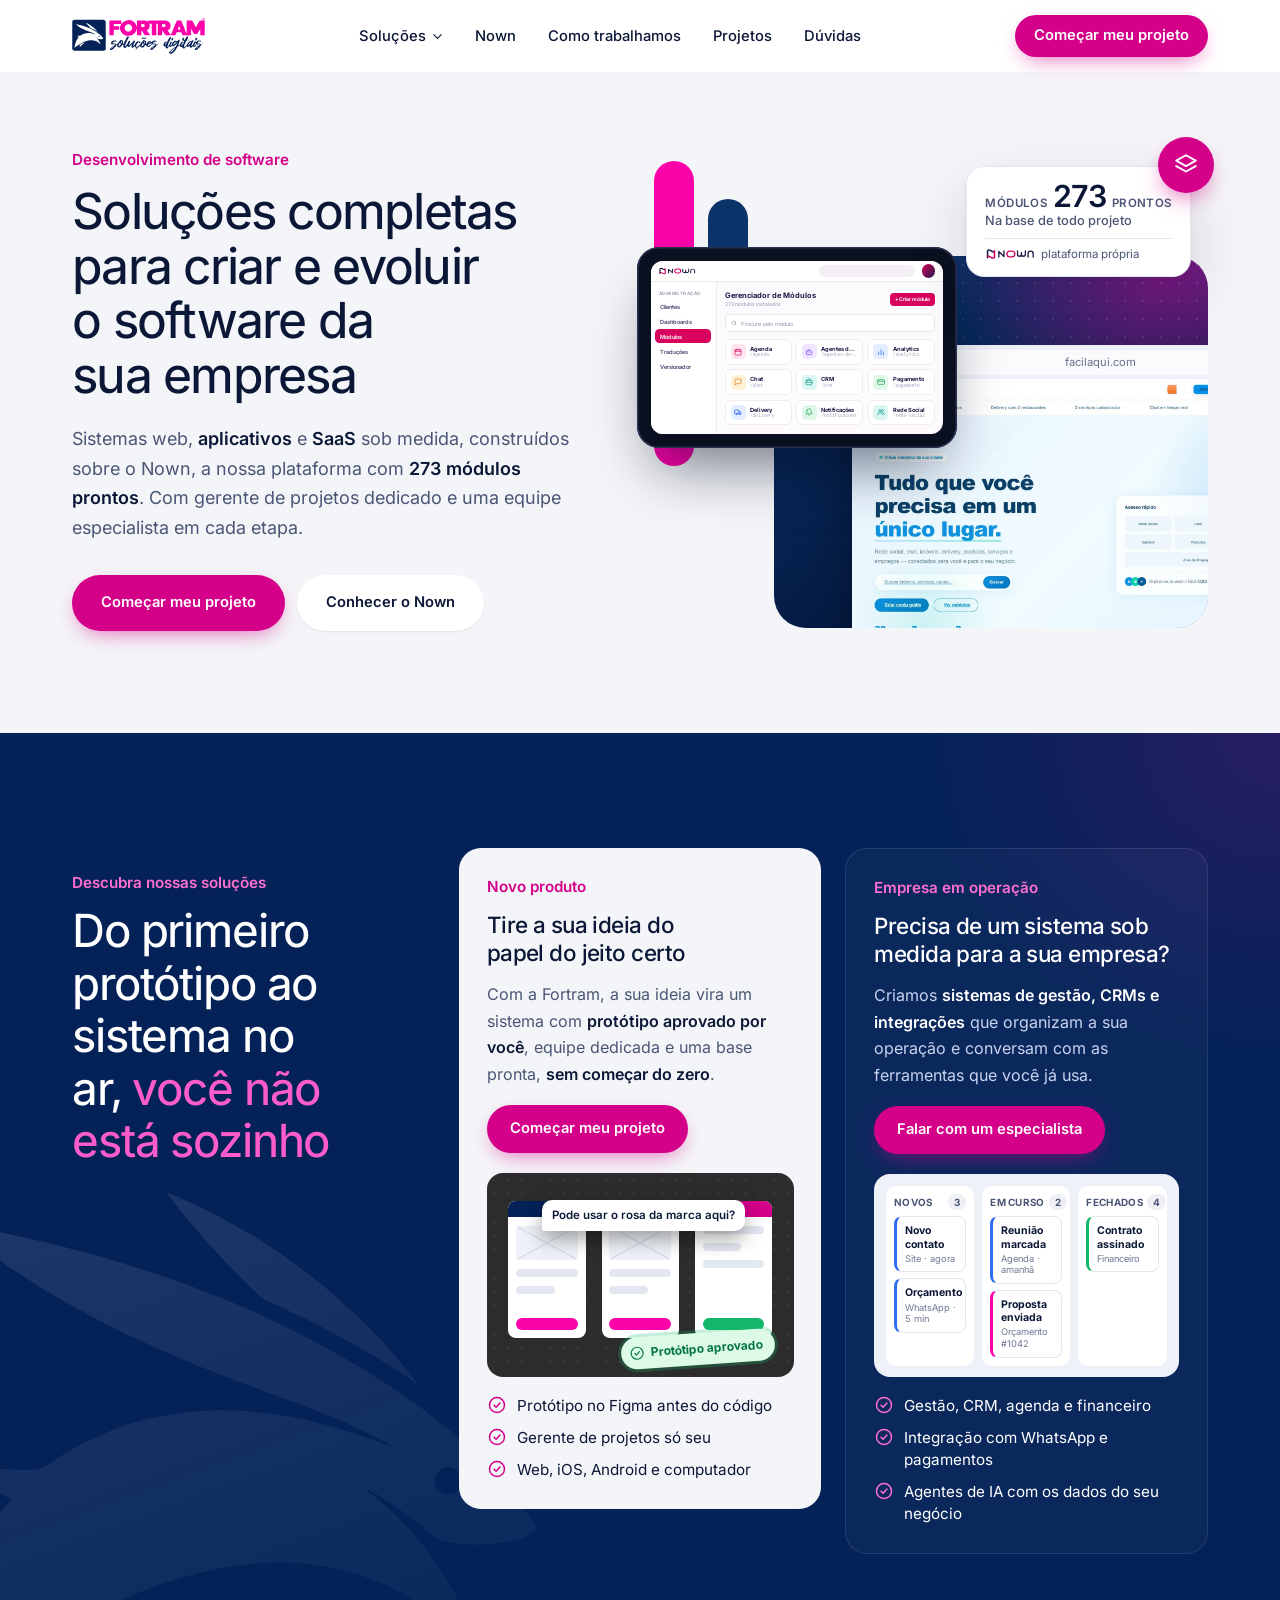
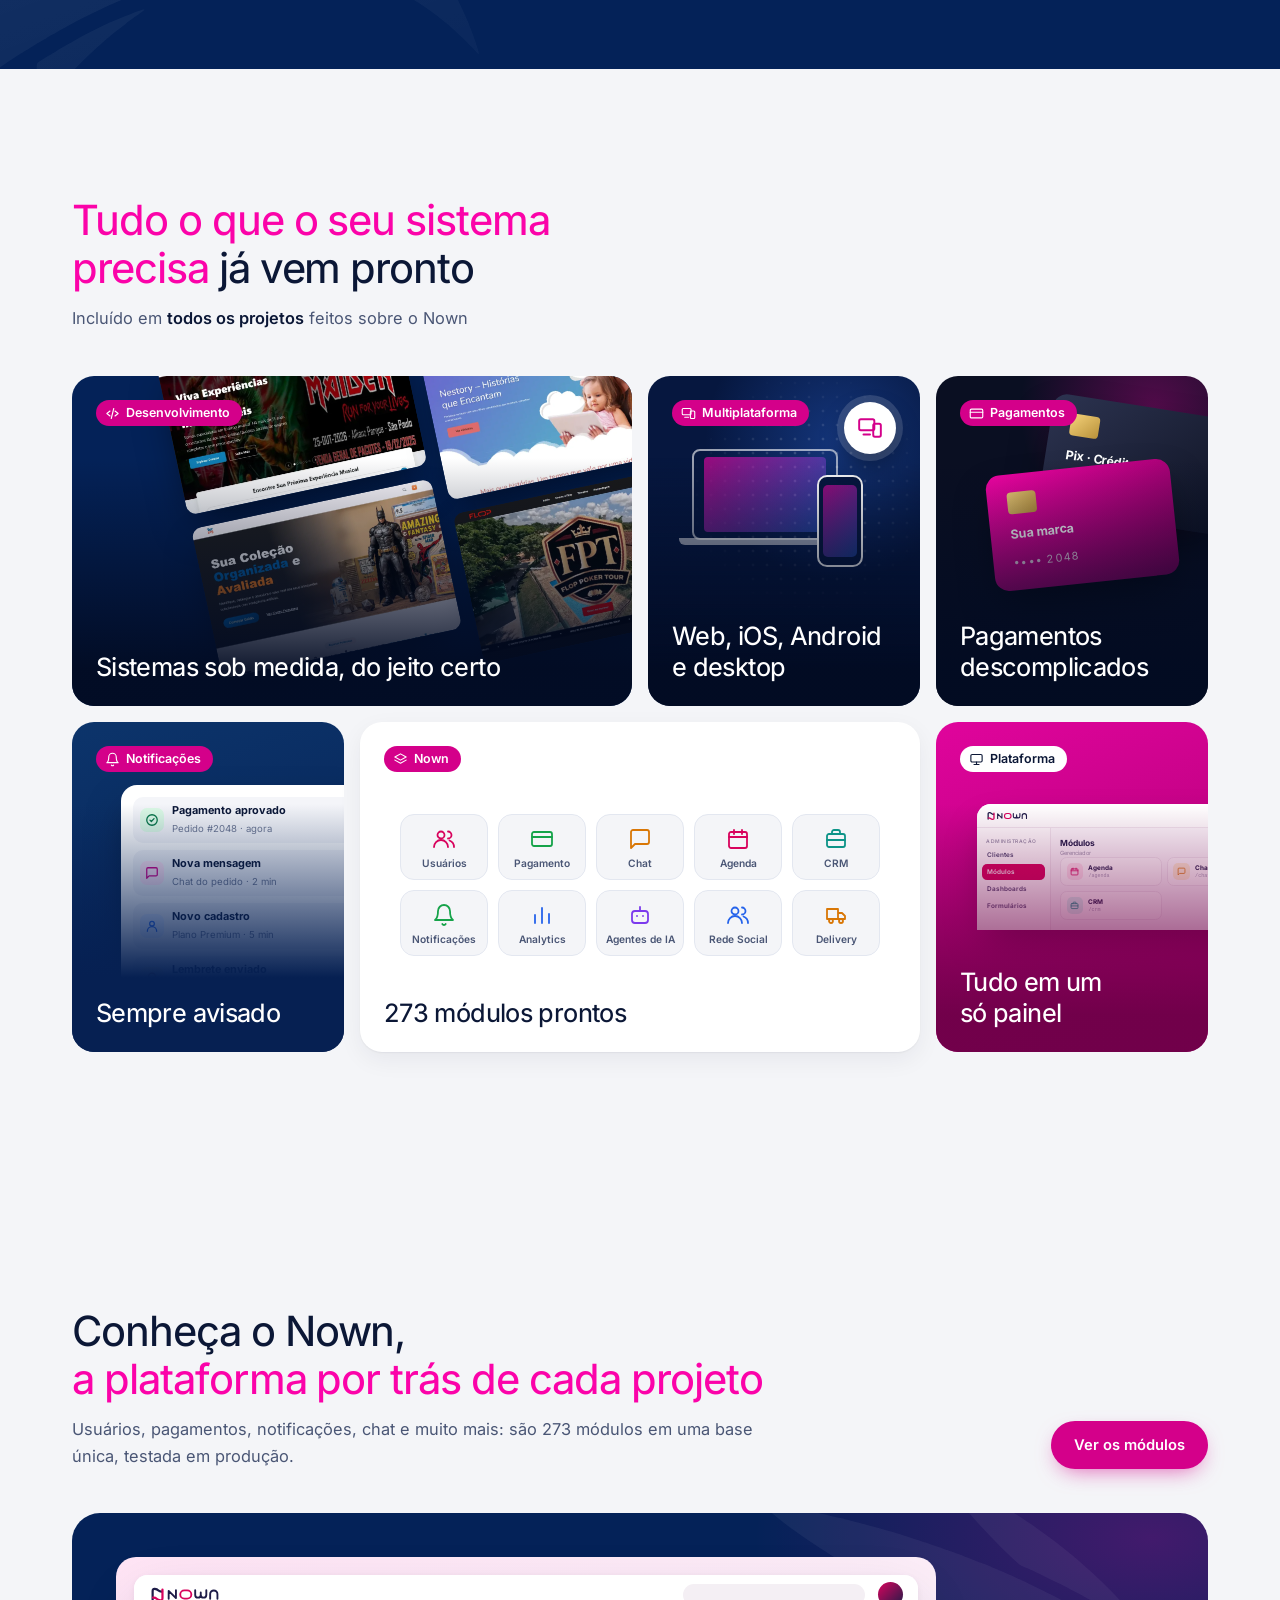
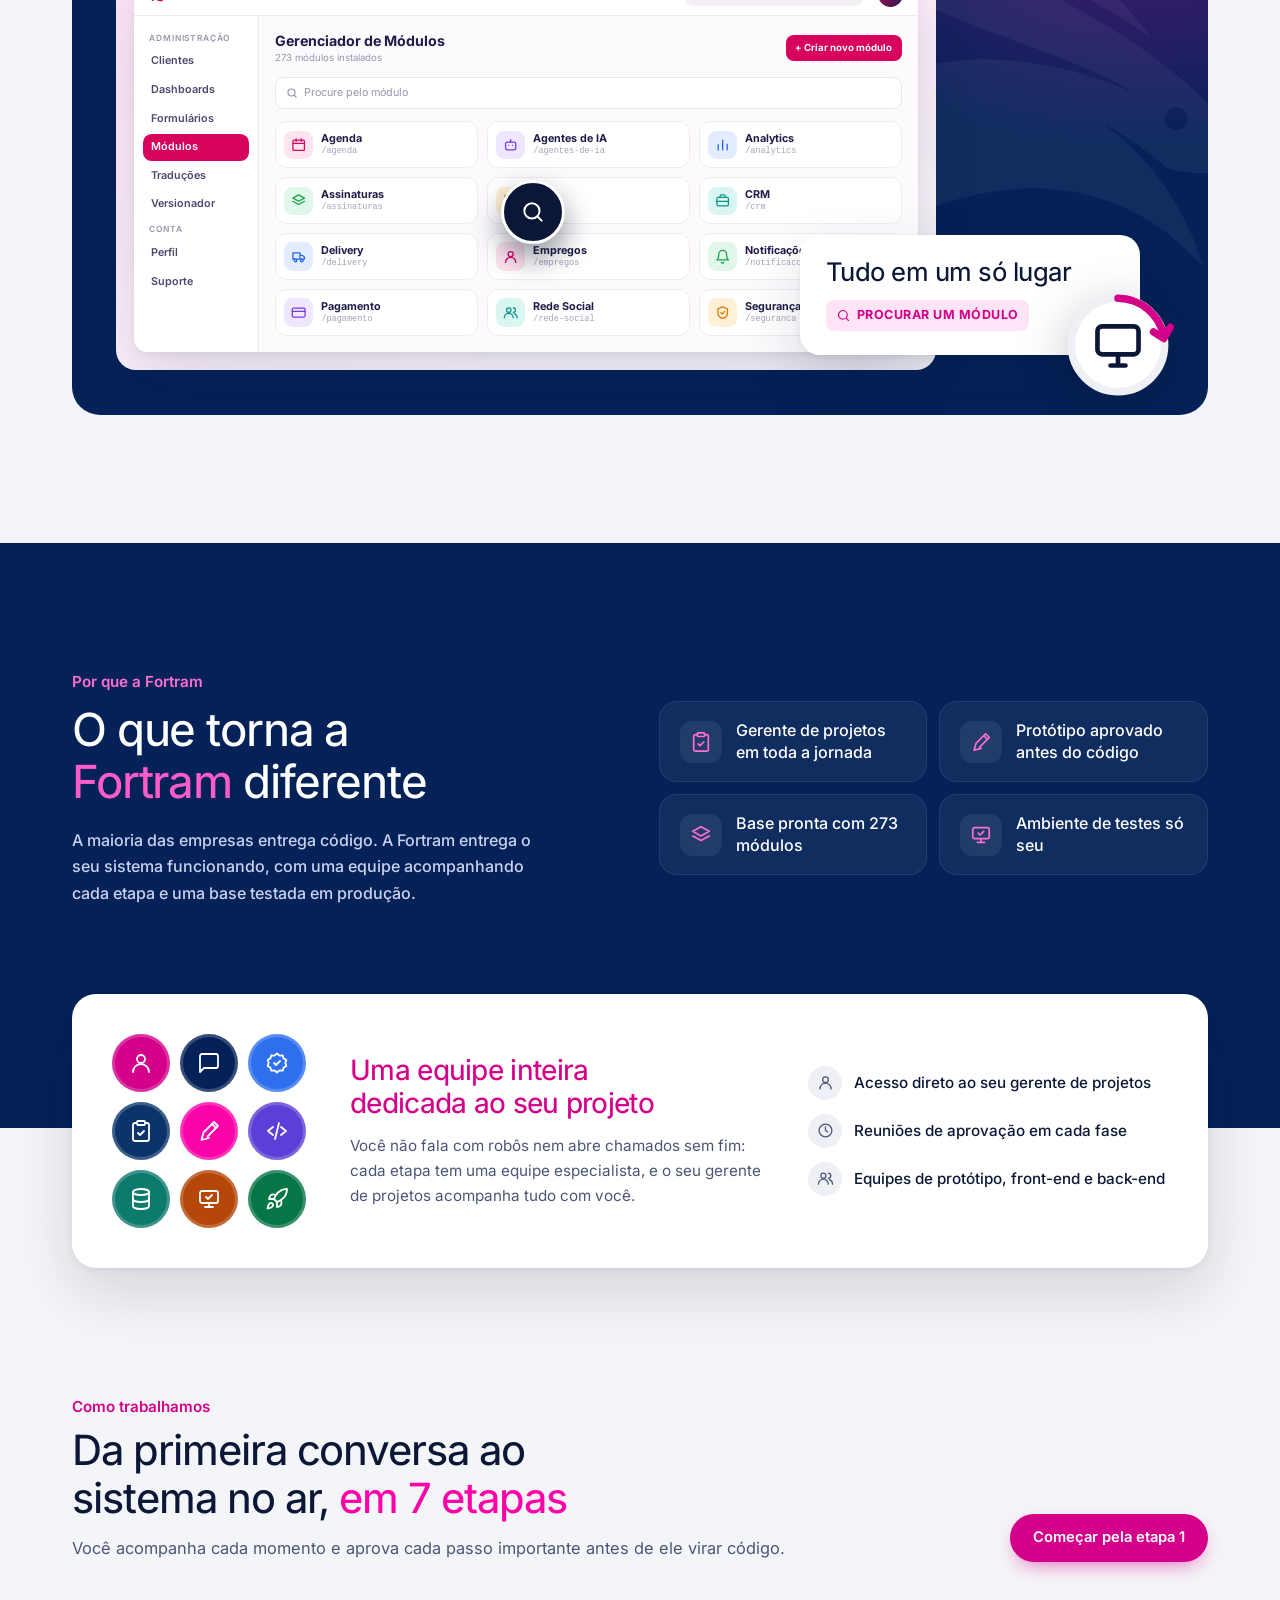
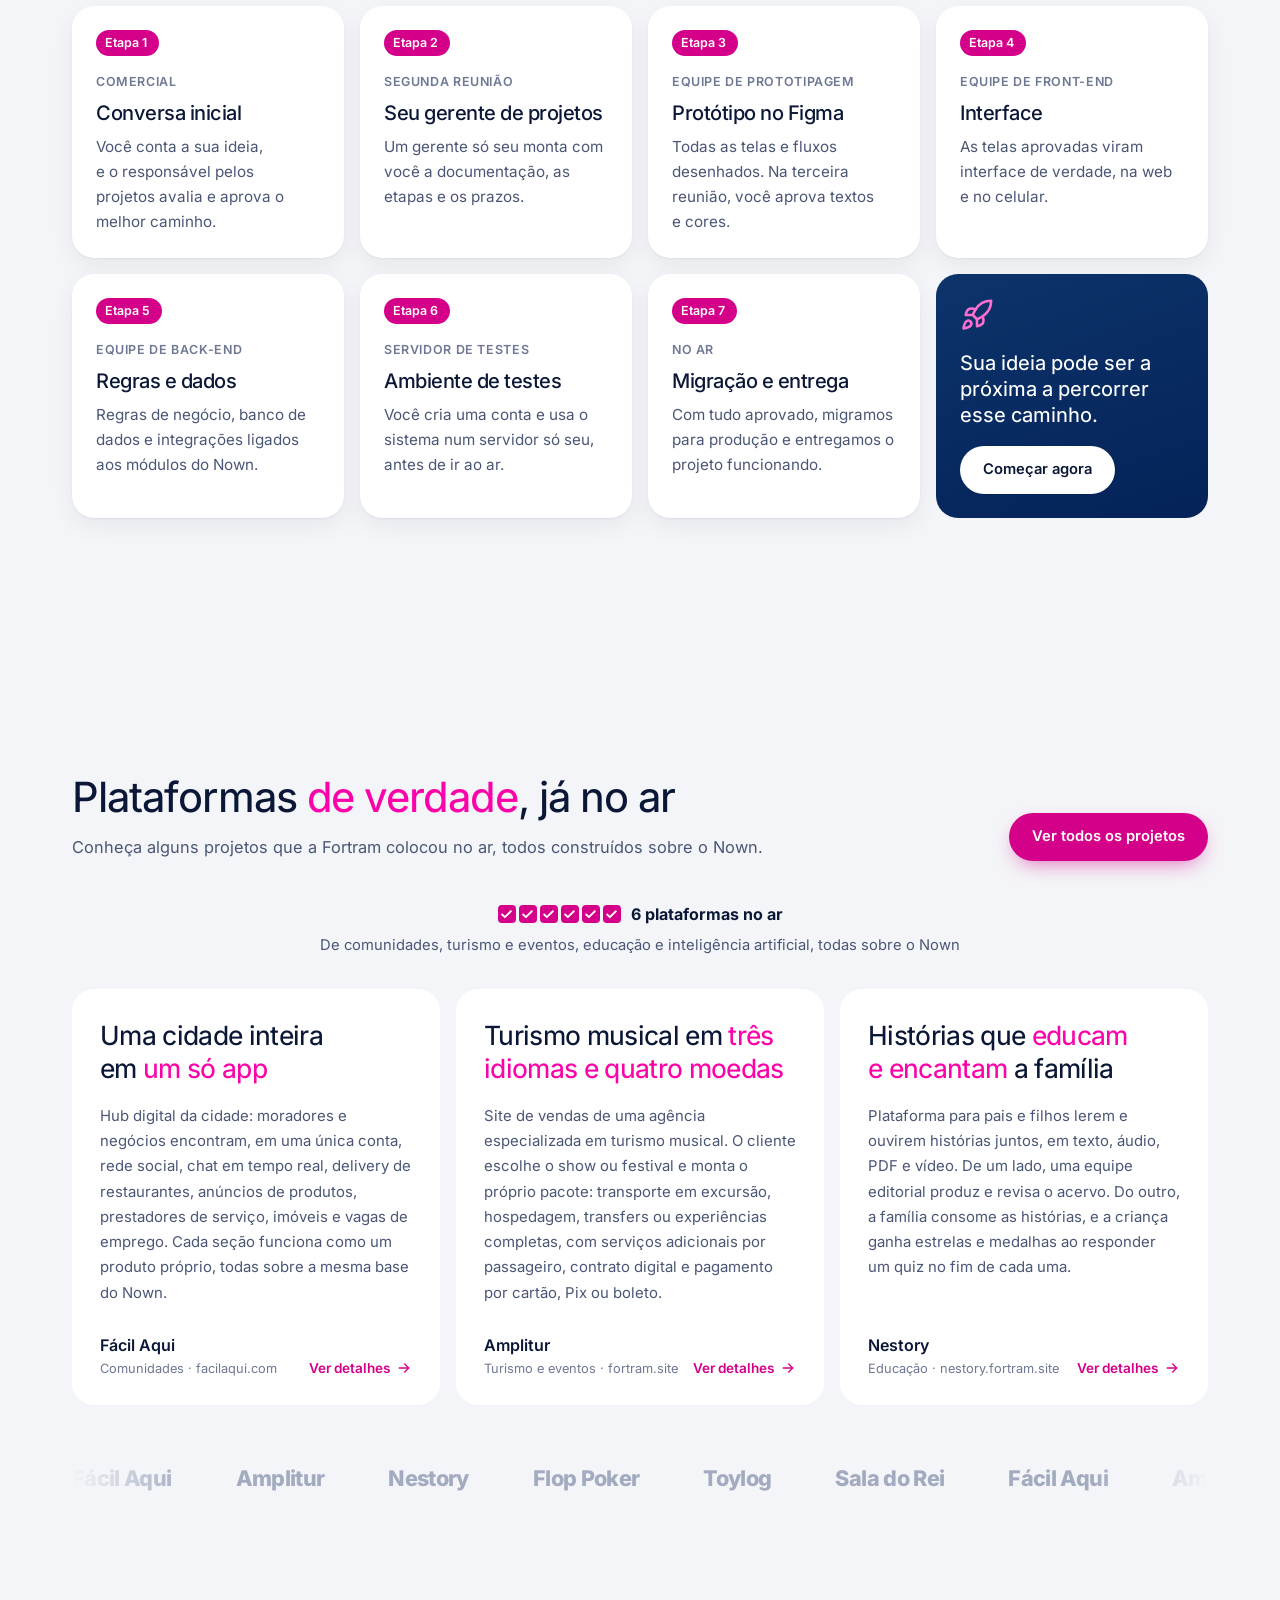
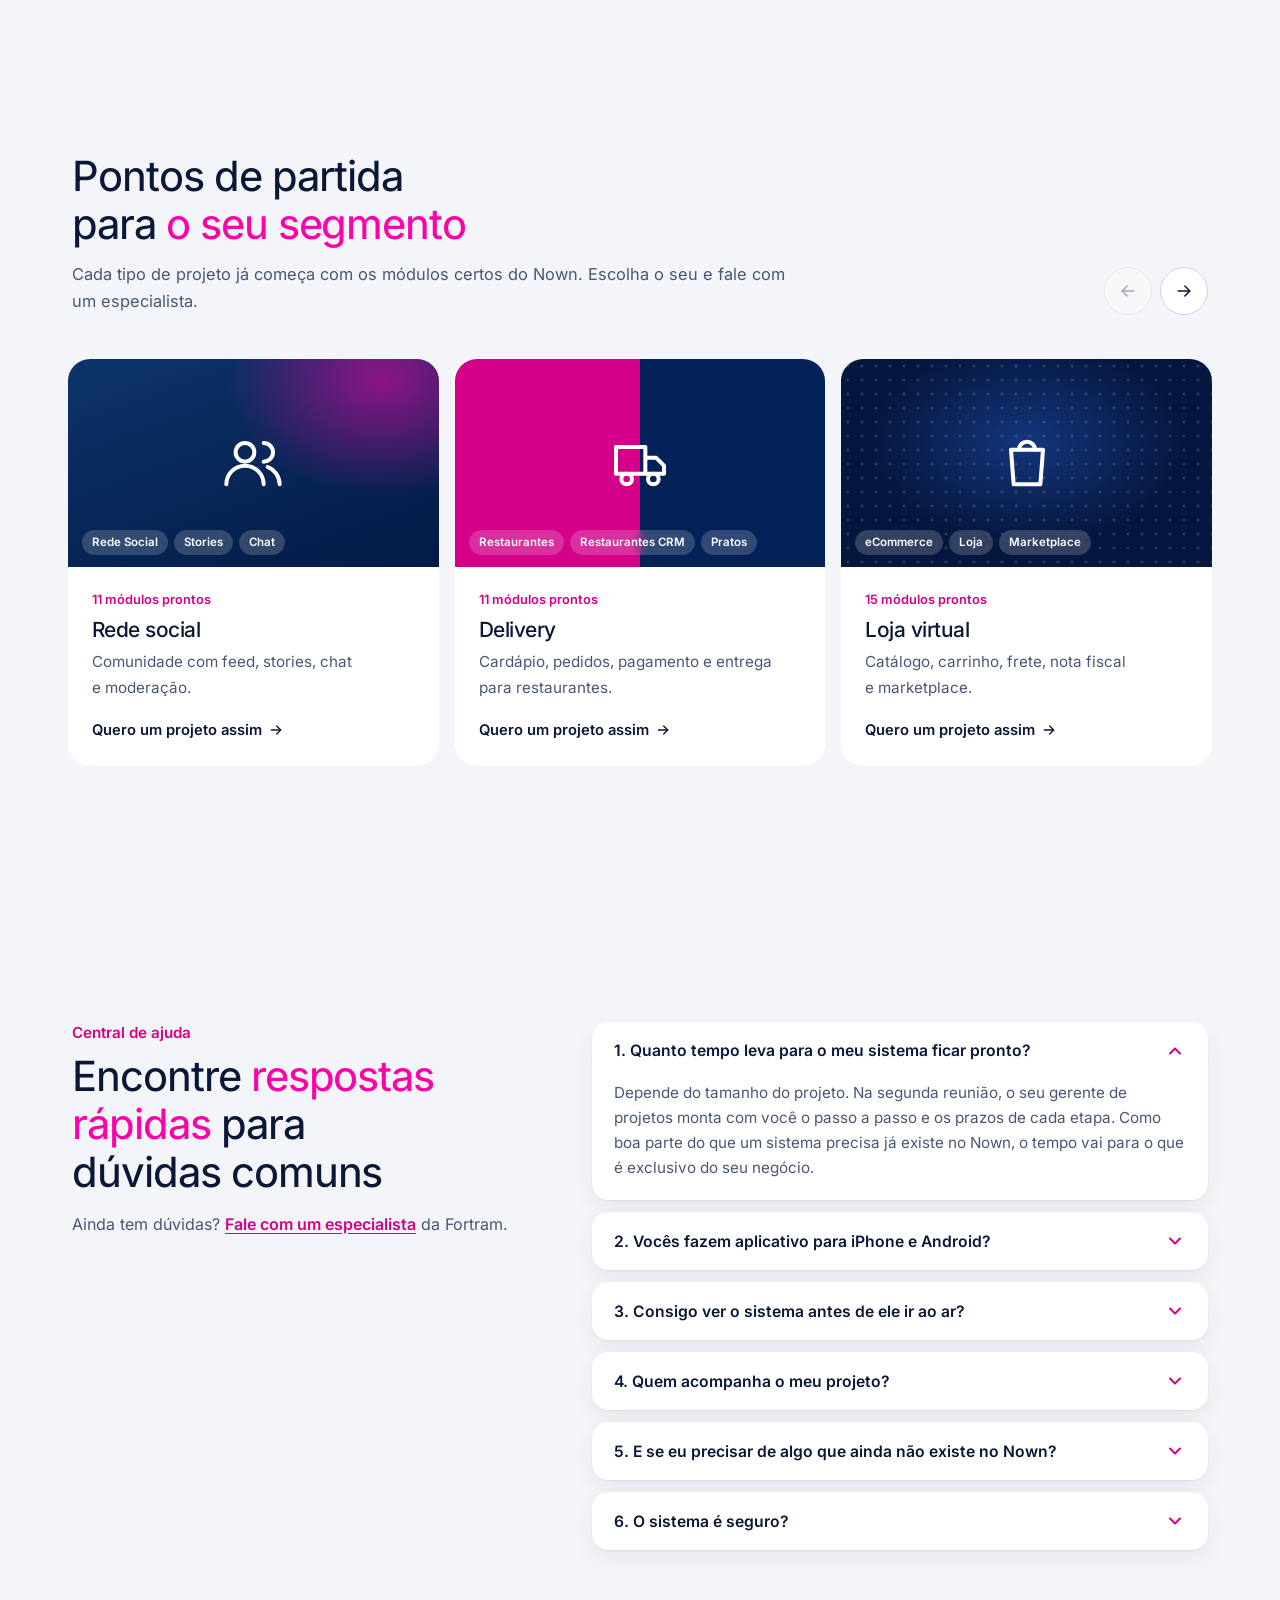
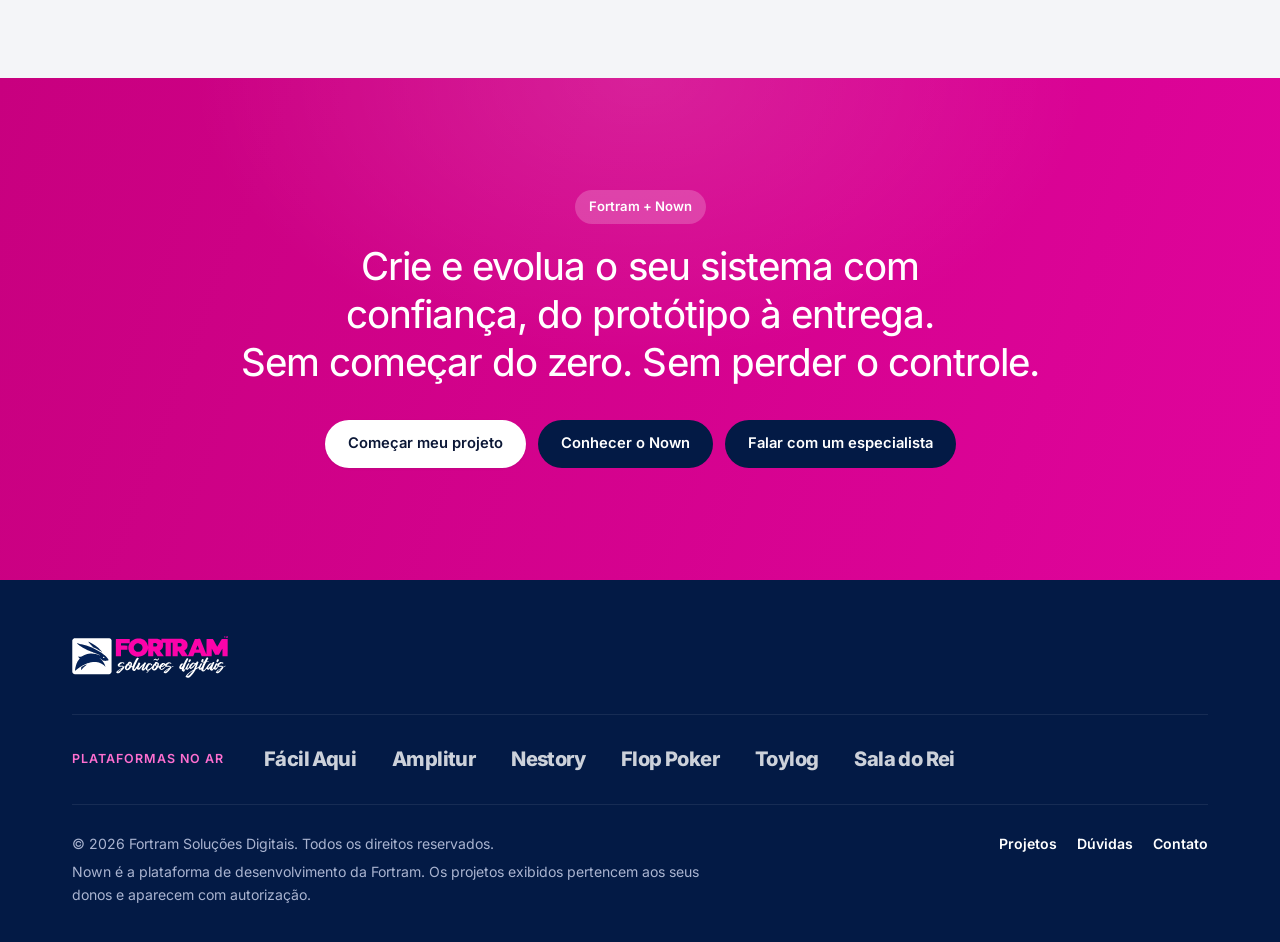
<file: v4-institucional.html>
<!doctype html>
<html lang="pt-BR">
<head>
  <meta charset="utf-8">
  <meta name="viewport" content="width=device-width, initial-scale=1">
  <title>Fortram | Desenvolvimento de sistemas, aplicativos e SaaS</title>
  <meta name="description" content="A Fortram cria e evolui sistemas, aplicativos e SaaS sob medida, sobre o Nown, a plataforma própria com 273 módulos prontos. Gerente de projetos dedicado e equipe especialista em cada etapa.">
  <meta name="theme-color" content="#ffffff">
  <meta property="og:type" content="website">
  <meta property="og:locale" content="pt_BR">
  <meta property="og:title" content="Fortram Soluções Digitais">
  <meta property="og:description" content="Soluções completas para criar e evoluir o software da sua empresa, sobre uma base com 273 módulos prontos.">
  <!-- Troque pelo endereço completo do site ao publicar (ex.: https://fortram.site/assets/img/og/fortram.jpg) -->
  <meta property="og:image" content="assets/img/og/fortram.jpg">
  <link rel="icon" href="assets/img/marca/favicon.svg" type="image/svg+xml">
  <link rel="icon" href="assets/img/marca/favicon-32.png" sizes="32x32" type="image/png">
  <link rel="apple-touch-icon" href="assets/img/marca/apple-touch-icon.png">
  <link rel="preload" href="assets/fonts/inter-variavel.woff2" as="font" type="font/woff2" crossorigin>
  <link rel="stylesheet" href="assets/css/base.css">
  <link rel="stylesheet" href="assets/css/v4.css">
  <script type="module" src="assets/js/v4.js"></script>
</head>
<body class="v4">
  <!-- Ícones usados na página: cada um é desenhado uma vez aqui e reaproveitado com <use href="#i-nome"> -->
  <svg class="sprite" aria-hidden="true" focusable="false">
    <symbol id="i-seta" viewBox="0 0 24 24"><path d="M5 12h14"/><path d="m13 6 6 6-6 6"/></symbol>
    <symbol id="i-seta-cima" viewBox="0 0 24 24"><path d="M12 19V5"/><path d="m6 11 6-6 6 6"/></symbol>
    <symbol id="i-anterior" viewBox="0 0 24 24"><path d="M19 12H5"/><path d="m11 18-6-6 6-6"/></symbol>
    <symbol id="i-chevron" viewBox="0 0 24 24"><path d="m6 9 6 6 6-6"/></symbol>
    <symbol id="i-check" viewBox="0 0 24 24"><circle cx="12" cy="12" r="9"/><path d="m8.5 12.2 2.4 2.4 4.6-4.9"/></symbol>
    <symbol id="i-busca" viewBox="0 0 24 24"><circle cx="11" cy="11" r="7"/><path d="m20 20-3.5-3.5"/></symbol>
    <symbol id="i-fechar" viewBox="0 0 24 24"><path d="M18 6 6 18"/><path d="m6 6 12 12"/></symbol>
    <symbol id="i-usuario" viewBox="0 0 24 24"><circle cx="12" cy="8" r="4"/><path d="M4 21a8 8 0 0 1 16 0"/></symbol>
    <symbol id="i-usuarios" viewBox="0 0 24 24"><circle cx="9" cy="8" r="3.5"/><path d="M2 20a7 7 0 0 1 14 0"/><path d="M16 4.5a3.5 3.5 0 0 1 0 7M22 20a7 7 0 0 0-4.5-6.5"/></symbol>
    <symbol id="i-mensagem" viewBox="0 0 24 24"><path d="M21 15a2 2 0 0 1-2 2H7l-4 4V5a2 2 0 0 1 2-2h14a2 2 0 0 1 2 2z"/></symbol>
    <symbol id="i-calendario" viewBox="0 0 24 24"><rect x="3" y="5" width="18" height="16" rx="2"/><path d="M3 10h18M8 3v4M16 3v4"/></symbol>
    <symbol id="i-cartao" viewBox="0 0 24 24"><rect x="2" y="5" width="20" height="14" rx="2"/><path d="M2 10h20"/></symbol>
    <symbol id="i-sino" viewBox="0 0 24 24"><path d="M6 8a6 6 0 0 1 12 0c0 7 3 9 3 9H3s3-2 3-9"/><path d="M10.3 21a1.94 1.94 0 0 0 3.4 0"/></symbol>
    <symbol id="i-grafico" viewBox="0 0 24 24"><path d="M5 20V12M12 20V5M19 20v-9"/></symbol>
    <symbol id="i-robo" viewBox="0 0 24 24"><rect x="4" y="8" width="16" height="12" rx="3"/><path d="M12 4v4M9 13h.01M15 13h.01"/></symbol>
    <symbol id="i-maleta" viewBox="0 0 24 24"><rect x="3" y="7" width="18" height="13" rx="2"/><path d="M8 7V5a2 2 0 0 1 2-2h4a2 2 0 0 1 2 2v2M3 13h18"/></symbol>
    <symbol id="i-entrega" viewBox="0 0 24 24"><path d="M3 6h11v10H3zM14 10h4l3 3v3h-7"/><circle cx="7" cy="18" r="2"/><circle cx="17" cy="18" r="2"/></symbol>
    <symbol id="i-camadas" viewBox="0 0 24 24"><path d="m12 3 9 5-9 5-9-5 9-5Z"/><path d="m3 13 9 5 9-5"/></symbol>
    <symbol id="i-escudo" viewBox="0 0 24 24"><path d="M12 3 4.5 6v6c0 4.5 3.2 7.8 7.5 9 4.3-1.2 7.5-4.5 7.5-9V6L12 3Z"/><path d="m9 12 2 2 4-4"/></symbol>
    <symbol id="i-monitor" viewBox="0 0 24 24"><rect x="3" y="4" width="18" height="12" rx="2"/><path d="M8 20h8M12 16v4"/></symbol>
    <symbol id="i-monitor-check" viewBox="0 0 24 24"><rect x="3" y="4" width="18" height="12" rx="2"/><path d="M8 20h8M12 16v4"/><path d="m9 10 2 2 4-4"/></symbol>
    <symbol id="i-dispositivos" viewBox="0 0 24 24"><rect x="2" y="4" width="14" height="10" rx="1.5"/><rect x="15" y="8" width="7" height="12" rx="1.5"/><path d="M6 18h6"/></symbol>
    <symbol id="i-caneta" viewBox="0 0 24 24"><path d="M12 19 4.5 21l2-7.5L17 3l4 4L10.5 17.5"/><path d="m15 5 4 4"/></symbol>
    <symbol id="i-codigo" viewBox="0 0 24 24"><path d="m8 8-5 4 5 4M16 8l5 4-5 4M14 4l-4 16"/></symbol>
    <symbol id="i-banco" viewBox="0 0 24 24"><ellipse cx="12" cy="5" rx="8" ry="3"/><path d="M4 5v14c0 1.7 3.6 3 8 3s8-1.3 8-3V5"/><path d="M4 12c0 1.7 3.6 3 8 3s8-1.3 8-3"/></symbol>
    <symbol id="i-foguete" viewBox="0 0 24 24"><path d="M4.5 16.5c-1.5 1.3-2 5-2 5s3.7-.5 5-2c.7-.8.7-2.1-.1-2.9a2.2 2.2 0 0 0-2.9-.1Z"/><path d="m12 15-3-3a22 22 0 0 1 2-3.9A12.9 12.9 0 0 1 22 2c0 2.7-.8 7.5-6 11a22.4 22.4 0 0 1-4 2Z"/><path d="M9 12H4s.6-3 2-4c1.6-1.1 5 0 5 0M12 15v5s3-.6 4-2c1.1-1.6 0-5 0-5"/></symbol>
    <symbol id="i-prancheta" viewBox="0 0 24 24"><rect x="8" y="2" width="8" height="4" rx="1"/><path d="M16 4h2a2 2 0 0 1 2 2v14a2 2 0 0 1-2 2H6a2 2 0 0 1-2-2V6a2 2 0 0 1 2-2h2"/><path d="m9 14 2 2 4-4"/></symbol>
    <symbol id="i-selo" viewBox="0 0 24 24"><path d="M12 2.5 14.5 4.6l3.2-.3.9 3.1 2.8 1.6-1.1 3 1.1 3-2.8 1.6-.9 3.1-3.2-.3L12 21.5l-2.5-2.1-3.2.3-.9-3.1-2.8-1.6 1.1-3-1.1-3 2.8-1.6.9-3.1 3.2.3Z"/><path d="m9 12 2 2 4-4"/></symbol>
    <symbol id="i-relogio" viewBox="0 0 24 24"><circle cx="12" cy="12" r="9"/><path d="M12 7v5l3 2"/></symbol>
  </svg>

  <a class="pular-conteudo" href="#conteudo">Pular para o conteúdo</a>

  <header class="topo">
    <div class="conteudo topo__conteudo">
      <a class="topo__logo" href="#inicio" aria-label="Fortram, voltar ao início">
        <img src="assets/img/marca/fortram-logo.svg" alt="Fortram Soluções Digitais" width="186" height="50">
      </a>
      <nav class="topo__menu" aria-label="Principal">
        <ul>
          <li class="topo__item-menu">
            <button class="topo__submenu-botao" type="button" aria-expanded="false" aria-controls="submenu-solucoes">
              Soluções <svg class="i" aria-hidden="true"><use href="#i-chevron"/></svg>
            </button>
            <ul id="submenu-solucoes" class="topo__submenu">
              <li><a href="#solucoes">Para quem está começando</a></li>
              <li><a href="#solucoes">Para empresas em operação</a></li>
              <li><a href="#recursos">O que já vem pronto</a></li>
              <li><a href="#segmentos">Soluções por segmento</a></li>
            </ul>
          </li>
          <li><a href="#nown">Nown</a></li>
          <li><a href="#processo">Como trabalhamos</a></li>
          <li><a href="#projetos">Projetos</a></li>
          <li><a href="#duvidas">Dúvidas</a></li>
        </ul>
      </nav>
      <div class="topo__acoes">
        <a class="topo__whatsapp" data-whatsapp hidden href="#">WhatsApp</a>
        <a class="botao botao--primario" href="#contato" data-abrir-contato>Começar meu projeto</a>
        <button class="topo__abrir-menu" type="button" aria-controls="menu-celular" aria-expanded="false" aria-label="Abrir menu">
          <svg viewBox="0 0 24 24" fill="none" stroke="currentColor" stroke-width="2" stroke-linecap="round" aria-hidden="true"><path d="M4 7h16M4 12h16M4 17h16"/></svg>
        </button>
      </div>
    </div>
  </header>

  <nav id="menu-celular" class="menu-celular" aria-label="Menu">
    <ul>
      <li><a href="#solucoes">Soluções</a></li>
      <li><a href="#nown">Nown</a></li>
      <li><a href="#processo">Como trabalhamos</a></li>
      <li><a href="#projetos">Projetos</a></li>
      <li><a href="#duvidas">Dúvidas</a></li>
    </ul>
    <a class="botao botao--primario" href="#contato" data-abrir-contato>Começar meu projeto</a>
  </nav>

  <main id="conteudo">
    <!-- ===================== Abertura ===================== -->
    <section id="inicio" class="hero">
      <div class="conteudo hero__grade">
        <div class="hero__texto">
          <p class="sobretitulo">Desenvolvimento de software</p>
          <h1>Soluções completas para criar e evoluir o software da sua empresa</h1>
          <p class="hero__lead">Sistemas web, <b>aplicativos</b> e <b>SaaS</b> sob medida, construídos sobre o Nown, a nossa plataforma com <b><span data-total-modulos>273</span> módulos prontos</b>. Com gerente de projetos dedicado e uma equipe especialista em cada etapa.</p>
          <div class="hero__acoes">
            <a class="botao botao--primario botao--grande" href="#contato" data-abrir-contato>Começar meu projeto</a>
            <a class="botao botao--branco botao--grande" href="#nown">Conhecer o Nown</a>
          </div>
        </div>

        <div class="hero__visual" aria-hidden="true">
          <span class="hero__barra hero__barra--1"></span>
          <span class="hero__barra hero__barra--2"></span>

          <!-- Para usar uma foto da equipe no lugar da tela: troque o conteúdo do palco por
               <img class="hero__foto" src="assets/img/..." alt=""> -->
          <div class="hero__palco">
            <div class="navegador hero__janela">
              <div class="navegador__barra"><i></i><i></i><i></i><span class="navegador__endereco">facilaqui.com</span></div>
              <img src="assets/img/projetos/facilaqui-1600.webp" alt="" width="1600" height="1000" fetchpriority="high">
            </div>
          </div>

          <div class="tablet hero__tablet">
            <div class="painel">
              <div class="painel__barra">
                <img src="assets/img/marca/nown-logo.svg" alt="" width="83" height="20">
                <span class="painel__busca-topo"></span>
                <span class="painel__avatar"></span>
              </div>
              <div class="painel__corpo">
                <div class="painel__menu">
                  <span class="painel__secao">Administração</span>
                  <span>Clientes</span>
                  <span>Dashboards</span>
                  <span class="ativo">Módulos</span>
                  <span>Traduções</span>
                  <span>Versionador</span>
                </div>
                <div class="painel__principal">
                  <div class="painel__cabecalho">
                    <p><b>Gerenciador de Módulos</b><small><span data-total-modulos>273</span> módulos instalados</small></p>
                    <span class="painel__novo">+ Criar módulo</span>
                  </div>
                  <p class="painel__procura">Procure pelo módulo</p>
                  <ul class="painel__grade">
                    <li class="t1"><i><svg class="i"><use href="#i-calendario"/></svg></i><span><b>Agenda</b><small>/agenda</small></span></li>
                    <li class="t2"><i><svg class="i"><use href="#i-robo"/></svg></i><span><b>Agentes de IA</b><small>/agentes-de-ia</small></span></li>
                    <li class="t3"><i><svg class="i"><use href="#i-grafico"/></svg></i><span><b>Analytics</b><small>/analytics</small></span></li>
                    <li class="t5"><i><svg class="i"><use href="#i-mensagem"/></svg></i><span><b>Chat</b><small>/chat</small></span></li>
                    <li class="t6"><i><svg class="i"><use href="#i-maleta"/></svg></i><span><b>CRM</b><small>/crm</small></span></li>
                    <li class="t4"><i><svg class="i"><use href="#i-cartao"/></svg></i><span><b>Pagamento</b><small>/pagamento</small></span></li>
                    <li class="t3"><i><svg class="i"><use href="#i-entrega"/></svg></i><span><b>Delivery</b><small>/delivery</small></span></li>
                    <li class="t4"><i><svg class="i"><use href="#i-sino"/></svg></i><span><b>Notificações</b><small>/notificacoes</small></span></li>
                    <li class="t6"><i><svg class="i"><use href="#i-usuarios"/></svg></i><span><b>Rede Social</b><small>/rede-social</small></span></li>
                  </ul>
                </div>
              </div>
            </div>
          </div>

          <div class="hero__selo">
            <p class="hero__selo-numero"><small>Módulos</small><b><span data-total-modulos>273</span></b><small>prontos</small></p>
            <p class="hero__selo-texto">Na base de todo projeto</p>
            <p class="hero__selo-rodape"><img src="assets/img/marca/nown-logo.svg" alt="" width="58" height="14"> plataforma própria</p>
          </div>
          <span class="hero__icone"><svg class="i"><use href="#i-camadas"/></svg></span>
        </div>
      </div>
    </section>

    <!-- ===================== Soluções ===================== -->
    <section id="solucoes" class="solucoes">
      <div class="conteudo solucoes__grade">
        <header class="solucoes__topo" data-revelar>
          <p class="sobretitulo sobretitulo--claro">Descubra nossas soluções</p>
          <h2>Do primeiro protótipo ao sistema no ar, <span class="realce">você não está sozinho</span></h2>
        </header>

        <article class="solucao solucao--clara" data-revelar>
          <p class="sobretitulo">Novo produto</p>
          <h3>Tire a sua ideia do papel do jeito certo</h3>
          <p>Com a Fortram, a sua ideia vira um sistema com <b>protótipo aprovado por você</b>, equipe dedicada e uma base pronta, <b>sem começar do zero</b>.</p>
          <a class="botao botao--primario" href="#contato" data-abrir-contato data-tipo="Aplicativo">Começar meu projeto</a>
          <div class="solucao__imagem" aria-hidden="true">
            <div class="mock-figma">
              <div class="mock-figma__tela"><i class="topo-azul"></i><i class="imagem"></i><i></i><i class="curta"></i><i class="botao-rosa"></i></div>
              <div class="mock-figma__tela"><i class="topo-azul"></i><i class="imagem"></i><i></i><i class="curta"></i><i class="botao-rosa"></i></div>
              <div class="mock-figma__tela"><i class="topo-rosa"></i><i></i><i class="curta"></i><i></i><i class="botao-verde"></i></div>
              <span class="mock-figma__comentario">Pode usar o rosa da marca aqui?</span>
              <span class="mock-figma__aprovado"><svg class="i"><use href="#i-check"/></svg> Protótipo aprovado</span>
            </div>
          </div>
          <ul class="lista-check">
            <li><svg class="i" aria-hidden="true"><use href="#i-check"/></svg>Protótipo no Figma antes do código</li>
            <li><svg class="i" aria-hidden="true"><use href="#i-check"/></svg>Gerente de projetos só seu</li>
            <li><svg class="i" aria-hidden="true"><use href="#i-check"/></svg>Web, iOS, Android e computador</li>
          </ul>
        </article>

        <article class="solucao solucao--escura" data-revelar>
          <p class="sobretitulo sobretitulo--claro">Empresa em operação</p>
          <h3>Precisa de um sistema sob medida para a sua empresa?</h3>
          <p>Criamos <b>sistemas de gestão, CRMs e integrações</b> que organizam a sua operação e conversam com as ferramentas que você já usa.</p>
          <a class="botao botao--primario" href="#contato" data-abrir-contato data-tipo="Sistema web ou plataforma">Falar com um especialista</a>
          <div class="solucao__imagem" aria-hidden="true">
            <div class="mock-kanban">
              <div class="mock-kanban__coluna">
                <p>Novos <i>3</i></p>
                <span><b>Novo contato</b><small>Site · agora</small></span>
                <span><b>Orçamento</b><small>WhatsApp · 5 min</small></span>
              </div>
              <div class="mock-kanban__coluna">
                <p>Em curso <i>2</i></p>
                <span><b>Reunião marcada</b><small>Agenda · amanhã</small></span>
                <span class="destaque"><b>Proposta enviada</b><small>Orçamento #1042</small></span>
              </div>
              <div class="mock-kanban__coluna">
                <p>Fechados <i>4</i></p>
                <span class="ok"><b>Contrato assinado</b><small>Financeiro</small></span>
              </div>
            </div>
          </div>
          <ul class="lista-check">
            <li><svg class="i" aria-hidden="true"><use href="#i-check"/></svg>Gestão, CRM, agenda e financeiro</li>
            <li><svg class="i" aria-hidden="true"><use href="#i-check"/></svg>Integração com WhatsApp e pagamentos</li>
            <li><svg class="i" aria-hidden="true"><use href="#i-check"/></svg>Agentes de IA com os dados do seu negócio</li>
          </ul>
        </article>
      </div>
    </section>

    <!-- ===================== O que já vem pronto ===================== -->
    <section id="recursos" class="secao recursos">
      <div class="conteudo">
        <header class="secao-cabecalho" data-revelar>
          <h2><span class="realce">Tudo o que o seu sistema precisa</span> já vem pronto</h2>
          <p>Incluído em <b>todos os projetos</b> feitos sobre o Nown</p>
        </header>

        <ul class="bento" data-revelar-cascata>
          <li class="recurso recurso--largo recurso--projetos">
            <div class="recurso__visual" aria-hidden="true">
              <div class="mock-colagem">
                <img src="assets/img/projetos/amplitur-800.webp" alt="" width="800" height="500" loading="lazy">
                <img src="assets/img/projetos/nestory-800.webp" alt="" width="800" height="500" loading="lazy">
                <img src="assets/img/projetos/toylog-800.webp" alt="" width="800" height="500" loading="lazy">
                <img src="assets/img/projetos/floppoker-800.webp" alt="" width="800" height="500" loading="lazy">
              </div>
            </div>
            <span class="tag"><svg class="i" aria-hidden="true"><use href="#i-codigo"/></svg>Desenvolvimento</span>
            <div class="recurso__texto">
              <h3>Sistemas sob medida, do jeito certo</h3>
              <p>Do protótipo à entrega: telas, regras e integrações feitas para o seu negócio, sobre uma base pronta e testada.</p>
            </div>
          </li>

          <li class="recurso recurso--telas">
            <div class="recurso__visual" aria-hidden="true">
              <div class="mock-telas">
                <span class="mock-telas__notebook"><i></i></span>
                <span class="mock-telas__celular"><i></i></span>
                <span class="mock-telas__pino"><svg class="i"><use href="#i-dispositivos"/></svg></span>
              </div>
            </div>
            <span class="tag"><svg class="i" aria-hidden="true"><use href="#i-dispositivos"/></svg>Multiplataforma</span>
            <div class="recurso__texto">
              <h3>Web, iOS, Android e desktop</h3>
              <p>Um único código entrega o seu sistema no navegador, no celular e no computador.</p>
            </div>
          </li>

          <li class="recurso recurso--pagamentos">
            <div class="recurso__visual" aria-hidden="true">
              <div class="mock-cartoes">
                <span class="mock-cartao mock-cartao--escuro"><i class="mock-cartao__chip"></i><b>Pix · Crédito</b><small>•••• 0412</small></span>
                <span class="mock-cartao mock-cartao--rosa"><i class="mock-cartao__chip"></i><b>Sua marca</b><small>•••• 2048</small></span>
              </div>
            </div>
            <span class="tag"><svg class="i" aria-hidden="true"><use href="#i-cartao"/></svg>Pagamentos</span>
            <div class="recurso__texto">
              <h3>Pagamentos descomplicados</h3>
              <p>Pix, cartão, boleto, planos e assinaturas prontos para o seu sistema vender.</p>
            </div>
          </li>

          <li class="recurso recurso--notificacoes">
            <div class="recurso__visual" aria-hidden="true">
              <div class="mock-avisos">
                <p><i class="verde"><svg class="i"><use href="#i-check"/></svg></i><span><b>Pagamento aprovado</b><small>Pedido #2048 · agora</small></span></p>
                <p><i class="rosa"><svg class="i"><use href="#i-mensagem"/></svg></i><span><b>Nova mensagem</b><small>Chat do pedido · 2 min</small></span></p>
                <p><i class="azul"><svg class="i"><use href="#i-usuario"/></svg></i><span><b>Novo cadastro</b><small>Plano Premium · 5 min</small></span></p>
                <p><i class="amarelo"><svg class="i"><use href="#i-sino"/></svg></i><span><b>Lembrete enviado</b><small>Agenda · 12 min</small></span></p>
              </div>
            </div>
            <span class="tag"><svg class="i" aria-hidden="true"><use href="#i-sino"/></svg>Notificações</span>
            <div class="recurso__texto">
              <h3>Sempre avisado</h3>
              <p>Notificações no app, por push e por e-mail, além de chat e chamadas de vídeo em tempo real.</p>
            </div>
          </li>

          <li class="recurso recurso--largo recurso--modulos">
            <span class="tag"><svg class="i" aria-hidden="true"><use href="#i-camadas"/></svg>Nown</span>
            <ul class="mock-icones" aria-hidden="true">
              <li class="t1"><svg class="i"><use href="#i-usuarios"/></svg><small>Usuários</small></li>
              <li class="t4"><svg class="i"><use href="#i-cartao"/></svg><small>Pagamento</small></li>
              <li class="t5"><svg class="i"><use href="#i-mensagem"/></svg><small>Chat</small></li>
              <li class="t1"><svg class="i"><use href="#i-calendario"/></svg><small>Agenda</small></li>
              <li class="t6"><svg class="i"><use href="#i-maleta"/></svg><small>CRM</small></li>
              <li class="t4"><svg class="i"><use href="#i-sino"/></svg><small>Notificações</small></li>
              <li class="t3"><svg class="i"><use href="#i-grafico"/></svg><small>Analytics</small></li>
              <li class="t2"><svg class="i"><use href="#i-robo"/></svg><small>Agentes de IA</small></li>
              <li class="t3"><svg class="i"><use href="#i-usuarios"/></svg><small>Rede Social</small></li>
              <li class="t5"><svg class="i"><use href="#i-entrega"/></svg><small>Delivery</small></li>
            </ul>
            <div class="recurso__texto">
              <h3><span data-total-modulos>273</span> módulos prontos</h3>
              <p>Usuários, pagamentos, chat, agenda, CRM, IA e muito mais: o que todo sistema precisa já existe no Nown. <button class="link-acao" type="button" data-abrir-modulos>Ver os módulos <svg class="i" aria-hidden="true"><use href="#i-seta"/></svg></button></p>
            </div>
          </li>

          <li class="recurso recurso--painel">
            <div class="recurso__visual" aria-hidden="true">
              <div class="recurso__painel">
                <div class="painel">
                  <div class="painel__barra">
                    <img src="assets/img/marca/nown-logo.svg" alt="" width="83" height="20">
                    <span class="painel__busca-topo"></span>
                  </div>
                  <div class="painel__corpo">
                    <div class="painel__menu">
                      <span class="painel__secao">Administração</span>
                      <span>Clientes</span>
                      <span class="ativo">Módulos</span>
                      <span>Dashboards</span>
                      <span>Formulários</span>
                    </div>
                    <div class="painel__principal">
                      <div class="painel__cabecalho"><p><b>Módulos</b><small>Gerenciador</small></p></div>
                      <ul class="painel__grade">
                        <li class="t1"><i><svg class="i"><use href="#i-calendario"/></svg></i><span><b>Agenda</b><small>/agenda</small></span></li>
                        <li class="t5"><i><svg class="i"><use href="#i-mensagem"/></svg></i><span><b>Chat</b><small>/chat</small></span></li>
                        <li class="t4"><i><svg class="i"><use href="#i-cartao"/></svg></i><span><b>Pagamento</b><small>/pagamento</small></span></li>
                        <li class="t6"><i><svg class="i"><use href="#i-maleta"/></svg></i><span><b>CRM</b><small>/crm</small></span></li>
                      </ul>
                    </div>
                  </div>
                </div>
              </div>
            </div>
            <span class="tag tag--clara"><svg class="i" aria-hidden="true"><use href="#i-monitor"/></svg>Plataforma</span>
            <div class="recurso__texto">
              <h3>Tudo em um só painel</h3>
              <p>Tabelas e telas de administração geradas a partir de cada módulo: a sua equipe cuida de tudo em um só lugar.</p>
            </div>
          </li>
        </ul>
      </div>
    </section>

    <!-- ===================== Nown ===================== -->
    <section id="nown" class="secao plataforma">
      <div class="conteudo">
        <header class="secao-cabecalho secao-cabecalho--acao" data-revelar>
          <div>
            <h2>Conheça o Nown,<br><span class="realce">a plataforma por trás de cada projeto</span></h2>
            <p>Usuários, pagamentos, notificações, chat e muito mais: são <span data-total-modulos>273</span> módulos em uma base única, testada em produção.</p>
          </div>
          <button class="botao botao--primario" type="button" data-abrir-modulos>Ver os módulos</button>
        </header>

        <div class="vitrine" data-revelar>
          <div class="vitrine__tela" aria-hidden="true">
            <div class="painel">
              <div class="painel__barra">
                <img src="assets/img/marca/nown-logo.svg" alt="" width="83" height="20">
                <span class="painel__busca-topo"></span>
                <span class="painel__avatar"></span>
              </div>
              <div class="painel__corpo">
                <div class="painel__menu">
                  <span class="painel__secao">Administração</span>
                  <span>Clientes</span>
                  <span>Dashboards</span>
                  <span>Formulários</span>
                  <span class="ativo">Módulos</span>
                  <span>Traduções</span>
                  <span>Versionador</span>
                  <span class="painel__secao">Conta</span>
                  <span>Perfil</span>
                  <span>Suporte</span>
                </div>
                <div class="painel__principal">
                  <div class="painel__cabecalho">
                    <p><b>Gerenciador de Módulos</b><small><span data-total-modulos>273</span> módulos instalados</small></p>
                    <span class="painel__novo">+ Criar novo módulo</span>
                  </div>
                  <p class="painel__procura">Procure pelo módulo</p>
                  <ul class="painel__grade">
                    <li class="t1"><i><svg class="i"><use href="#i-calendario"/></svg></i><span><b>Agenda</b><small>/agenda</small></span></li>
                    <li class="t2"><i><svg class="i"><use href="#i-robo"/></svg></i><span><b>Agentes de IA</b><small>/agentes-de-ia</small></span></li>
                    <li class="t3"><i><svg class="i"><use href="#i-grafico"/></svg></i><span><b>Analytics</b><small>/analytics</small></span></li>
                    <li class="t4"><i><svg class="i"><use href="#i-camadas"/></svg></i><span><b>Assinaturas</b><small>/assinaturas</small></span></li>
                    <li class="t5"><i><svg class="i"><use href="#i-mensagem"/></svg></i><span><b>Chat</b><small>/chat</small></span></li>
                    <li class="t6"><i><svg class="i"><use href="#i-maleta"/></svg></i><span><b>CRM</b><small>/crm</small></span></li>
                    <li class="t3"><i><svg class="i"><use href="#i-entrega"/></svg></i><span><b>Delivery</b><small>/delivery</small></span></li>
                    <li class="t1"><i><svg class="i"><use href="#i-usuario"/></svg></i><span><b>Empregos</b><small>/empregos</small></span></li>
                    <li class="t4"><i><svg class="i"><use href="#i-sino"/></svg></i><span><b>Notificações</b><small>/notificacoes</small></span></li>
                    <li class="t2"><i><svg class="i"><use href="#i-cartao"/></svg></i><span><b>Pagamento</b><small>/pagamento</small></span></li>
                    <li class="t6"><i><svg class="i"><use href="#i-usuarios"/></svg></i><span><b>Rede Social</b><small>/rede-social</small></span></li>
                    <li class="t5"><i><svg class="i"><use href="#i-escudo"/></svg></i><span><b>Segurança</b><small>/seguranca</small></span></li>
                  </ul>
                </div>
              </div>
            </div>
            <span class="vitrine__busca"><svg class="i"><use href="#i-busca"/></svg></span>
          </div>

          <div class="vitrine__cartao">
            <p>Tudo em um só lugar</p>
            <button class="vitrine__acao" type="button" data-abrir-modulos><svg class="i" aria-hidden="true"><use href="#i-busca"/></svg>Procurar um módulo</button>
            <svg class="vitrine__selo" viewBox="0 0 120 120" aria-hidden="true">
              <circle cx="60" cy="60" r="50" fill="#fff" stroke="#eef0f6" stroke-width="8"/>
              <path d="M60 10a50 50 0 0 1 49 41" fill="none" stroke="#d4008a" stroke-width="8" stroke-linecap="round"/>
              <path d="m98 46 11 7 7-12" fill="none" stroke="#d4008a" stroke-width="8" stroke-linecap="round" stroke-linejoin="round"/>
              <g fill="none" stroke="#0b1736" stroke-width="5" stroke-linecap="round" stroke-linejoin="round"><rect x="38" y="40" width="44" height="30" rx="5"/><path d="M52 82h16M60 70v12"/></g>
            </svg>
          </div>
        </div>
      </div>
    </section>

    <!-- ===================== Diferenciais ===================== -->
    <section class="diferenciais">
      <div class="conteudo">
        <div class="diferenciais__grade">
          <div class="diferenciais__texto" data-revelar>
            <p class="sobretitulo sobretitulo--claro">Por que a Fortram</p>
            <h2>O que torna a <span class="realce">Fortram</span> diferente</h2>
            <p>A maioria das empresas entrega código. A Fortram entrega o seu sistema funcionando, com uma equipe acompanhando cada etapa e uma base testada em produção.</p>
          </div>
          <ul class="diferenciais__lista" data-revelar-cascata>
            <li><span class="diferenciais__icone"><svg class="i" aria-hidden="true"><use href="#i-prancheta"/></svg></span><span>Gerente de projetos em toda a jornada</span></li>
            <li><span class="diferenciais__icone"><svg class="i" aria-hidden="true"><use href="#i-caneta"/></svg></span><span>Protótipo aprovado antes do código</span></li>
            <li><span class="diferenciais__icone"><svg class="i" aria-hidden="true"><use href="#i-camadas"/></svg></span><span>Base pronta com <span data-total-modulos>273</span> módulos</span></li>
            <li><span class="diferenciais__icone"><svg class="i" aria-hidden="true"><use href="#i-monitor-check"/></svg></span><span>Ambiente de testes só seu</span></li>
          </ul>
        </div>

        <div class="equipe" data-revelar>
          <ul class="equipe__papeis" aria-label="As equipes do seu projeto">
            <li style="--cor:#d4008a"><svg class="i" aria-hidden="true"><use href="#i-usuario"/></svg><span class="equipe__rotulo">Você</span></li>
            <li style="--cor:#042258"><svg class="i" aria-hidden="true"><use href="#i-mensagem"/></svg><span class="equipe__rotulo">Comercial</span></li>
            <li style="--cor:#2f6fed"><svg class="i" aria-hidden="true"><use href="#i-selo"/></svg><span class="equipe__rotulo">Direção de projetos</span></li>
            <li style="--cor:#0c346b"><svg class="i" aria-hidden="true"><use href="#i-prancheta"/></svg><span class="equipe__rotulo">Gerente de projetos</span></li>
            <li style="--cor:#fb03a9"><svg class="i" aria-hidden="true"><use href="#i-caneta"/></svg><span class="equipe__rotulo">Prototipagem</span></li>
            <li style="--cor:#5b3fd6"><svg class="i" aria-hidden="true"><use href="#i-codigo"/></svg><span class="equipe__rotulo">Front-end</span></li>
            <li style="--cor:#0d7a6e"><svg class="i" aria-hidden="true"><use href="#i-banco"/></svg><span class="equipe__rotulo">Back-end</span></li>
            <li style="--cor:#b54708"><svg class="i" aria-hidden="true"><use href="#i-monitor-check"/></svg><span class="equipe__rotulo">Testes</span></li>
            <li style="--cor:#067647"><svg class="i" aria-hidden="true"><use href="#i-foguete"/></svg><span class="equipe__rotulo">Entrega</span></li>
          </ul>
          <div class="equipe__texto">
            <h3>Uma equipe inteira dedicada ao seu projeto</h3>
            <p>Você não fala com robôs nem abre chamados sem fim: cada etapa tem uma equipe especialista, e o seu gerente de projetos acompanha tudo com você.</p>
          </div>
          <ul class="equipe__lista">
            <li><span><svg class="i" aria-hidden="true"><use href="#i-usuario"/></svg></span>Acesso direto ao seu gerente de projetos</li>
            <li><span><svg class="i" aria-hidden="true"><use href="#i-relogio"/></svg></span>Reuniões de aprovação em cada fase</li>
            <li><span><svg class="i" aria-hidden="true"><use href="#i-usuarios"/></svg></span>Equipes de protótipo, front-end e back-end</li>
          </ul>
        </div>
      </div>
    </section>

    <!-- ===================== Como trabalhamos ===================== -->
    <section id="processo" class="secao processo">
      <div class="conteudo">
        <header class="secao-cabecalho secao-cabecalho--acao" data-revelar>
          <div>
            <p class="sobretitulo">Como trabalhamos</p>
            <h2>Da primeira conversa ao sistema no ar, <span class="realce">em 7 etapas</span></h2>
            <p>Você acompanha cada momento e aprova cada passo importante antes de ele virar código.</p>
          </div>
          <a class="botao botao--primario" href="#contato" data-abrir-contato>Começar pela etapa 1</a>
        </header>

        <div class="etapas">
          <ol class="etapas__lista" data-revelar-cascata>
            <li class="etapa">
              <span class="tag">Etapa 1</span>
              <p class="etapa__equipe">Comercial</p>
              <h3>Conversa inicial</h3>
              <p>Você conta a sua ideia, e o responsável pelos projetos avalia e aprova o melhor caminho.</p>
            </li>
            <li class="etapa">
              <span class="tag">Etapa 2</span>
              <p class="etapa__equipe">Segunda reunião</p>
              <h3>Seu gerente de projetos</h3>
              <p>Um gerente só seu monta com você a documentação, as etapas e os prazos.</p>
            </li>
            <li class="etapa">
              <span class="tag">Etapa 3</span>
              <p class="etapa__equipe">Equipe de prototipagem</p>
              <h3>Protótipo no Figma</h3>
              <p>Todas as telas e fluxos desenhados. Na terceira reunião, você aprova textos e cores.</p>
            </li>
            <li class="etapa">
              <span class="tag">Etapa 4</span>
              <p class="etapa__equipe">Equipe de front-end</p>
              <h3>Interface</h3>
              <p>As telas aprovadas viram interface de verdade, na web e no celular.</p>
            </li>
            <li class="etapa">
              <span class="tag">Etapa 5</span>
              <p class="etapa__equipe">Equipe de back-end</p>
              <h3>Regras e dados</h3>
              <p>Regras de negócio, banco de dados e integrações ligados aos módulos do Nown.</p>
            </li>
            <li class="etapa">
              <span class="tag">Etapa 6</span>
              <p class="etapa__equipe">Servidor de testes</p>
              <h3>Ambiente de testes</h3>
              <p>Você cria uma conta e usa o sistema num servidor só seu, antes de ir ao ar.</p>
            </li>
            <li class="etapa">
              <span class="tag">Etapa 7</span>
              <p class="etapa__equipe">No ar</p>
              <h3>Migração e entrega</h3>
              <p>Com tudo aprovado, migramos para produção e entregamos o projeto funcionando.</p>
            </li>
          </ol>
          <div class="etapa etapa--chamada" data-revelar>
            <svg class="i" aria-hidden="true"><use href="#i-foguete"/></svg>
            <p>Sua ideia pode ser a próxima a percorrer esse caminho.</p>
            <a class="botao botao--branco" href="#contato" data-abrir-contato>Começar agora</a>
          </div>
        </div>
      </div>
    </section>

    <!-- ===================== Projetos ===================== -->
    <section id="projetos" class="secao projetos" data-secao-projetos>
      <div class="conteudo">
        <header class="secao-cabecalho secao-cabecalho--acao" data-revelar>
          <div>
            <h2>Plataformas <span class="realce">de verdade</span>, já no ar</h2>
            <p>Conheça alguns projetos que a Fortram colocou no ar, todos construídos sobre o Nown.</p>
          </div>
          <button class="botao botao--primario" type="button" data-ver-todos aria-expanded="false" aria-controls="lista-projetos" hidden>Ver todos os projetos</button>
        </header>
        <p class="projetos__resumo" data-resumo-projetos hidden></p>
        <ul id="lista-projetos" class="projetos__grade" data-lista-projetos aria-live="polite"></ul>
        <div class="projetos__nomes" aria-hidden="true"><div class="projetos__trilho" data-faixa-nomes></div></div>
      </div>
    </section>

    <!-- ===================== Por segmento ===================== -->
    <section id="segmentos" class="secao segmentos" data-secao-segmentos>
      <div class="conteudo">
        <header class="secao-cabecalho secao-cabecalho--acao" data-revelar>
          <div>
            <h2>Pontos de partida para <span class="realce">o seu segmento</span></h2>
            <p>Cada tipo de projeto já começa com os módulos certos do Nown. Escolha o seu e fale com um especialista.</p>
          </div>
          <div class="carrossel__setas">
            <button type="button" data-carrossel-anterior aria-label="Ver os anteriores" aria-controls="lista-segmentos"><svg class="i" aria-hidden="true"><use href="#i-anterior"/></svg></button>
            <button type="button" data-carrossel-proximo aria-label="Ver os próximos" aria-controls="lista-segmentos"><svg class="i" aria-hidden="true"><use href="#i-seta"/></svg></button>
          </div>
        </header>
        <ul id="lista-segmentos" class="carrossel" data-segmentos aria-label="Tipos de projeto"></ul>
      </div>
    </section>

    <!-- ===================== Dúvidas ===================== -->
    <section id="duvidas" class="secao duvidas">
      <div class="conteudo duvidas__grade">
        <header class="duvidas__topo" data-revelar>
          <p class="sobretitulo">Central de ajuda</p>
          <h2>Encontre <span class="realce">respostas rápidas</span> para dúvidas comuns</h2>
          <p>Ainda tem dúvidas? <a class="link" href="#contato" data-abrir-contato>Fale com um especialista</a> da Fortram.</p>
        </header>
        <div class="perguntas" data-revelar>
          <details class="pergunta" name="duvidas" open>
            <summary>1. Quanto tempo leva para o meu sistema ficar pronto?</summary>
            <p>Depende do tamanho do projeto. Na segunda reunião, o seu gerente de projetos monta com você o passo a passo e os prazos de cada etapa. Como boa parte do que um sistema precisa já existe no Nown, o tempo vai para o que é exclusivo do seu negócio.</p>
          </details>
          <details class="pergunta" name="duvidas">
            <summary>2. Vocês fazem aplicativo para iPhone e Android?</summary>
            <p>Sim. O Nown entrega web, iOS, Android e computador a partir de um único código, então você não precisa de equipes separadas para cada plataforma.</p>
          </details>
          <details class="pergunta" name="duvidas">
            <summary>3. Consigo ver o sistema antes de ele ir ao ar?</summary>
            <p>Sim, em dois momentos. Primeiro no protótipo do Figma, onde você aprova telas, textos e cores antes da programação. Depois no ambiente de testes, um servidor só seu, onde você cria uma conta e usa o sistema de verdade.</p>
          </details>
          <details class="pergunta" name="duvidas">
            <summary>4. Quem acompanha o meu projeto?</summary>
            <p>Cada cliente tem um gerente de projetos dedicado, responsável pela documentação, pelos prazos e pela conversa com as equipes de protótipo, front-end e back-end.</p>
          </details>
          <details class="pergunta" name="duvidas">
            <summary>5. E se eu precisar de algo que ainda não existe no Nown?</summary>
            <p>A gente cria. Quando o projeto pede uma funcionalidade nova, a equipe desenvolve um módulo novo para ele, já integrado a todo o resto da plataforma.</p>
          </details>
          <details class="pergunta" name="duvidas">
            <summary>6. O sistema é seguro?</summary>
            <p>A base do Nown segue práticas alinhadas à ISO 27001 e ao SOC 2, com permissões por perfil, registros de atividade e backups.</p>
          </details>
        </div>
      </div>
    </section>

    <!-- ===================== Chamada final ===================== -->
    <section class="chamada">
      <div class="conteudo chamada__conteudo" data-revelar>
        <p class="chamada__selo">Fortram + Nown</p>
        <h2>Crie e evolua o seu sistema com confiança, do protótipo à entrega. <span class="chamada__linha">Sem começar do zero. Sem perder o controle.</span></h2>
        <div class="chamada__acoes">
          <a class="botao botao--branco" href="#contato" data-abrir-contato>Começar meu projeto</a>
          <a class="botao botao--escuro" href="#nown">Conhecer o Nown</a>
          <a class="botao botao--escuro" href="#contato" data-abrir-contato data-preferir-whatsapp>Falar com um especialista</a>
        </div>
      </div>
    </section>
  </main>

  <footer class="rodape">
    <div class="conteudo">
      <div class="rodape__topo">
        <img src="assets/img/marca/fortram-logo-negativo.svg" alt="Fortram Soluções Digitais" width="186" height="50" loading="lazy">
        <ul class="rodape__redes" data-redes aria-label="Redes sociais" hidden></ul>
      </div>
      <div class="rodape__projetos">
        <p>Plataformas no ar</p>
        <ul class="rodape__lista" data-rodape-projetos>
          <li>Fácil Aqui</li>
          <li>Amplitur</li>
          <li>Nestory</li>
          <li>Flop Poker</li>
          <li>Toylog</li>
          <li>Sala do Rei</li>
        </ul>
      </div>
      <div class="rodape__base">
        <div>
          <p>© <span data-ano>2026</span> Fortram Soluções Digitais. Todos os direitos reservados.</p>
          <p>Nown é a plataforma de desenvolvimento da Fortram. Os projetos exibidos pertencem aos seus donos e aparecem com autorização.</p>
        </div>
        <nav class="rodape__links" aria-label="Rodapé">
          <a href="#projetos">Projetos</a>
          <a href="#duvidas">Dúvidas</a>
          <a href="#contato" data-abrir-contato>Contato</a>
        </nav>
      </div>
    </div>
  </footer>

  <!-- ===================== Janela: contato ===================== -->
  <dialog id="contato" class="janela" aria-labelledby="contato-titulo">
    <button class="janela__fechar" type="button" data-fechar aria-label="Fechar"><svg class="i" aria-hidden="true"><use href="#i-fechar"/></svg></button>
    <div class="janela__rolagem">
      <p class="sobretitulo">Etapa 1 · Conversa inicial</p>
      <h2 id="contato-titulo">Conte a sua ideia</h2>
      <p class="janela__texto">O nosso comercial responde e marca a primeira conversa.</p>

      <form id="formulario-contato" class="formulario" action="api/contato.php" method="post" novalidate>
        <div class="formulario__linha">
          <div class="campo">
            <label for="contato-nome">Nome</label>
            <input id="contato-nome" name="nome" autocomplete="name" required minlength="2" maxlength="120" placeholder="Seu nome">
          </div>
          <div class="campo">
            <label for="contato-email">E-mail</label>
            <input id="contato-email" name="email" type="email" autocomplete="email" required maxlength="160" placeholder="voce@empresa.com.br">
          </div>
        </div>
        <div class="formulario__linha">
          <div class="campo">
            <label for="contato-telefone">WhatsApp <span>(opcional)</span></label>
            <input id="contato-telefone" name="telefone" type="tel" autocomplete="tel" maxlength="40" placeholder="(00) 00000-0000">
          </div>
          <div class="campo">
            <label for="contato-tipo">O que você quer construir?</label>
            <select id="contato-tipo" name="tipo">
              <option value="Sistema web ou plataforma">Sistema web ou plataforma</option>
              <option value="Aplicativo">Aplicativo</option>
              <option value="SaaS">SaaS (vender o meu software)</option>
              <option value="Loja virtual">Loja virtual</option>
              <option value="Integrações e IA">Integrações e IA</option>
              <option value="Ainda não sei">Ainda não sei</option>
            </select>
          </div>
        </div>
        <div class="campo">
          <label for="contato-mensagem">Conte a sua ideia</label>
          <textarea id="contato-mensagem" name="mensagem" required minlength="10" maxlength="4000" placeholder="O que o sistema precisa fazer, para quem e se já existe algo hoje."></textarea>
        </div>
        <div class="campo-isca" aria-hidden="true">
          <label for="contato-site">Não preencha este campo</label>
          <input id="contato-site" name="site" tabindex="-1" autocomplete="off">
        </div>
        <input type="hidden" name="inicio">
        <input type="hidden" name="pagina" value="v4-institucional">
        <p class="formulario__status" role="status" aria-live="polite"></p>
        <div class="formulario__rodape">
          <p class="formulario__aviso">Ao enviar, você concorda em receber o contato da Fortram sobre este pedido.</p>
          <button class="botao botao--primario" type="submit">
            Enviar mensagem
            <svg class="i seta" aria-hidden="true"><use href="#i-seta"/></svg>
          </button>
        </div>
      </form>
      <a class="janela__whatsapp" data-whatsapp hidden href="#">Prefere o WhatsApp? Chame a gente por lá</a>
    </div>
  </dialog>

  <!-- ===================== Janela: módulos do Nown ===================== -->
  <dialog id="modulos" class="janela janela--larga" aria-labelledby="modulos-titulo">
    <button class="janela__fechar" type="button" data-fechar aria-label="Fechar"><svg class="i" aria-hidden="true"><use href="#i-fechar"/></svg></button>
    <div class="janela__rolagem">
      <img class="janela__nown" src="assets/img/marca/nown-logo.svg" alt="Nown" width="100" height="24">
      <h2 id="modulos-titulo">Módulos do Nown</h2>
      <p class="janela__texto">Alguns dos <span data-total-modulos>273</span> módulos prontos para o seu projeto. Não achou o que precisa? A equipe cria um módulo novo.</p>
      <div class="modulos__busca">
        <svg class="i" aria-hidden="true"><use href="#i-busca"/></svg>
        <label class="so-leitor" for="busca-modulos">Procure pelo módulo</label>
        <input id="busca-modulos" type="search" placeholder="Procure pelo módulo" autocomplete="off" data-busca-modulos>
      </div>
      <p class="modulos__contagem" data-contagem-modulos aria-live="polite"></p>
      <div class="modulos__lista" data-lista-modulos></div>
      <div class="modulos__vazio" data-sem-modulos hidden>
        <p>Esse módulo não está nesta lista. Se ele ainda não existir no Nown, a equipe cria para o seu projeto.</p>
        <button class="botao botao--primario" type="button" data-abrir-contato>Falar com um especialista</button>
      </div>
    </div>
  </dialog>

  <button class="voltar-topo" type="button" data-voltar-topo aria-label="Voltar ao topo"><svg class="i" aria-hidden="true"><use href="#i-seta-cima"/></svg></button>

  <a class="whatsapp-flutuante" data-whatsapp hidden href="#" aria-label="Conversar no WhatsApp">
    <svg viewBox="0 0 24 24" fill="currentColor" aria-hidden="true"><path d="M17.47 14.38c-.3-.15-1.76-.87-2.03-.97-.27-.1-.47-.15-.67.15-.2.3-.77.97-.94 1.16-.17.2-.35.22-.64.07-.3-.15-1.26-.46-2.39-1.47-.88-.79-1.48-1.76-1.65-2.06-.17-.3-.02-.46.13-.6.13-.14.3-.35.45-.52.15-.17.2-.3.3-.5.1-.2.05-.37-.03-.52-.07-.15-.67-1.61-.92-2.2-.24-.58-.49-.5-.67-.51h-.57c-.2 0-.52.07-.79.37-.27.3-1.04 1.02-1.04 2.48s1.07 2.88 1.21 3.07c.15.2 2.1 3.2 5.08 4.49.71.31 1.26.49 1.7.63.71.22 1.36.19 1.87.12.57-.09 1.76-.72 2-1.41.25-.7.25-1.29.18-1.41-.08-.13-.28-.2-.57-.35m-5.42 7.4h-.01a9.87 9.87 0 0 1-5.03-1.38l-.36-.21-3.74.98 1-3.65-.24-.37a9.86 9.86 0 0 1-1.51-5.26c0-5.45 4.44-9.88 9.89-9.88 2.64 0 5.12 1.03 6.99 2.9a9.83 9.83 0 0 1 2.89 6.99c0 5.45-4.44 9.88-9.88 9.88m8.41-18.3A11.82 11.82 0 0 0 12.05 0C5.5 0 .16 5.34.16 11.89c0 2.1.55 4.14 1.59 5.95L.06 24l6.3-1.65a11.88 11.88 0 0 0 5.69 1.45h.01c6.55 0 11.89-5.34 11.89-11.89 0-3.18-1.24-6.17-3.48-8.41Z"/></svg>
  </a>
</body>
</html>
</file>
<file: assets/css/base.css>
/*
 * Base compartilhada pelas três versões da landing page.
 * Cada versão (v1.css, v2.css, v3.css) troca as variáveis de tema e desenha o próprio layout.
 */

/* ---------- Fontes (arquivos locais, sem depender do Google Fonts) ---------- */

@font-face {
  font-family: "Montserrat";
  src: url("../fonts/montserrat-variavel.woff2") format("woff2");
  font-weight: 100 900;
  font-display: swap;
}

@font-face {
  font-family: "Inter";
  src: url("../fonts/inter-variavel.woff2") format("woff2");
  font-weight: 100 900;
  font-display: swap;
}

@font-face {
  font-family: "JetBrains Mono";
  src: url("../fonts/jetbrains-mono-variavel.woff2") format("woff2");
  font-weight: 100 800;
  font-display: swap;
}

/* ---------- Cores da marca e tema padrão (claro) ---------- */

:root {
  /* Marca */
  --magenta: #fb03a9;          /* rosa do logo: títulos grandes e detalhes */
  --magenta-forte: #d4008a;    /* botões e textos pequenos (contraste AA com branco) */
  --magenta-claro: #ffe4f5;
  --azul: #042258;             /* azul-marinho do logo */
  --azul-medio: #0c346b;
  --azul-noite: #020b22;
  --verde: #12b76a;

  /* Tema (cada versão sobrescreve) */
  --fundo: #ffffff;
  --fundo-alt: #f5f6fa;
  --superficie: #ffffff;
  --superficie-2: #f2f4f9;
  --texto: #0b1736;
  --texto-suave: #4a5675;
  --texto-fraco: #7a849e;
  --linha: #e3e7f0;
  --linha-forte: #ccd3e2;
  --destaque: var(--magenta-forte);
  --destaque-texto: #ffffff;
  --foco: #2f6fed;

  --fonte-titulo: "Montserrat", "Segoe UI", system-ui, sans-serif;
  --fonte-texto: "Inter", "Segoe UI", system-ui, sans-serif;
  --fonte-mono: "JetBrains Mono", ui-monospace, "Cascadia Mono", monospace;

  --raio-p: 10px;
  --raio: 18px;
  --raio-g: 28px;
  --sombra: 0 1px 2px rgb(11 23 54 / 0.06), 0 8px 24px rgb(11 23 54 / 0.06);
  --sombra-g: 0 2px 6px rgb(11 23 54 / 0.06), 0 24px 60px rgb(11 23 54 / 0.14);
  --suave: cubic-bezier(0.22, 1, 0.36, 1);
  --altura-topo: 72px;
}

/* ---------- Reset ---------- */

*,
*::before,
*::after {
  box-sizing: border-box;
}

* {
  margin: 0;
}

html {
  -webkit-text-size-adjust: 100%;
  text-size-adjust: 100%;
  scroll-behavior: smooth;
  scroll-padding-top: calc(var(--altura-topo) + 16px);
}

body {
  min-height: 100vh;
  background: var(--fundo);
  color: var(--texto);
  font-family: var(--fonte-texto);
  font-size: 1rem;
  line-height: 1.65;
  -webkit-font-smoothing: antialiased;
  -moz-osx-font-smoothing: grayscale;
  overflow-x: clip;
}

img,
svg,
video,
canvas {
  display: block;
  max-width: 100%;
}

img {
  height: auto;
}

input,
button,
textarea,
select {
  font: inherit;
  color: inherit;
}

button {
  cursor: pointer;
  background: none;
  border: 0;
  padding: 0;
}

a {
  color: inherit;
  text-decoration: none;
}

ul[class],
ol[class],
nav ul,
nav ol {
  list-style: none;
  padding: 0;
}

[hidden] {
  display: none !important;
}

h1,
h2,
h3,
h4 {
  font-family: var(--fonte-titulo);
  line-height: 1.12;
  letter-spacing: -0.02em;
  text-wrap: balance;
}

p {
  text-wrap: pretty;
}

::selection {
  background: var(--magenta);
  color: #fff;
}

:focus-visible {
  outline: 3px solid var(--foco);
  outline-offset: 3px;
  border-radius: 6px;
}

/* ---------- Utilitários ---------- */

.conteudo {
  width: 100%;
  max-width: 1200px;
  margin-inline: auto;
  padding-inline: 20px;
}

@media (min-width: 640px) {
  .conteudo {
    padding-inline: 32px;
  }
}

.so-leitor {
  position: absolute !important;
  width: 1px;
  height: 1px;
  padding: 0;
  margin: -1px;
  overflow: hidden;
  clip: rect(0 0 0 0);
  white-space: nowrap;
  border: 0;
}

.pular-conteudo {
  position: fixed;
  top: 12px;
  left: 12px;
  z-index: 1000;
  padding: 10px 16px;
  border-radius: var(--raio-p);
  background: var(--azul);
  color: #fff;
  font-weight: 600;
  transform: translateY(-150%);
  transition: transform 0.2s;
}

.pular-conteudo:focus {
  transform: none;
}

.texto-destaque {
  color: var(--magenta);
}

.mono {
  font-family: var(--fonte-mono);
}

/* ---------- Botões ---------- */

.botao {
  --botao-fundo: var(--destaque);
  --botao-texto: var(--destaque-texto);
  --botao-borda: transparent;
  display: inline-flex;
  align-items: center;
  justify-content: center;
  gap: 10px;
  min-height: 48px;
  padding: 12px 22px;
  border: 1.5px solid var(--botao-borda);
  border-radius: 999px;
  background: var(--botao-fundo);
  color: var(--botao-texto);
  font-family: var(--fonte-titulo);
  font-size: 0.95rem;
  font-weight: 700;
  line-height: 1.2;
  letter-spacing: 0;
  white-space: nowrap;
  transition: transform 0.25s var(--suave), box-shadow 0.25s var(--suave), background-color 0.2s, border-color 0.2s, color 0.2s;
}

.botao:hover {
  transform: translateY(-2px);
}

.botao:active {
  transform: translateY(0);
}

.botao--primario {
  box-shadow: 0 8px 22px -8px rgb(212 0 138 / 0.65);
}

.botao--primario:hover {
  box-shadow: 0 14px 30px -10px rgb(212 0 138 / 0.75);
}

.botao--secundario {
  --botao-fundo: transparent;
  --botao-texto: var(--texto);
  --botao-borda: var(--linha-forte);
}

.botao--secundario:hover {
  --botao-borda: var(--texto);
}

.botao--claro {
  --botao-fundo: #fff;
  --botao-texto: var(--azul);
}

.botao--grande {
  min-height: 56px;
  padding: 14px 28px;
  font-size: 1rem;
}

.botao svg {
  width: 18px;
  height: 18px;
  flex: none;
}

.botao .seta {
  transition: transform 0.25s var(--suave);
}

.botao:hover .seta {
  transform: translateX(3px);
}

/* ---------- Etiquetas, chips e títulos de seção ---------- */

.etiqueta {
  display: inline-flex;
  align-items: center;
  gap: 8px;
  padding: 6px 12px;
  border-radius: 999px;
  background: var(--magenta-claro);
  color: var(--magenta-forte);
  font-size: 0.8rem;
  font-weight: 600;
  line-height: 1.2;
}

.etiqueta::before {
  content: "";
  width: 6px;
  height: 6px;
  border-radius: 50%;
  background: currentColor;
}

.chips {
  display: flex;
  flex-wrap: wrap;
  gap: 8px;
}

.chip {
  display: inline-flex;
  align-items: center;
  gap: 6px;
  padding: 5px 11px;
  border: 1px solid var(--linha);
  border-radius: 999px;
  background: var(--superficie);
  color: var(--texto-suave);
  font-size: 0.8rem;
  font-weight: 500;
  line-height: 1.3;
  white-space: nowrap;
}

.chip--principal {
  border-color: transparent;
  background: var(--azul);
  color: #fff;
}

.secao {
  padding-block: clamp(72px, 10vw, 128px);
}

.secao-topo {
  max-width: 760px;
  margin-bottom: clamp(40px, 6vw, 64px);
}

.secao-topo--centro {
  margin-inline: auto;
  text-align: center;
}

.secao-topo h2 {
  margin-top: 16px;
  font-size: clamp(2rem, 1.4rem + 2.4vw, 3.1rem);
  font-weight: 800;
}

.secao-topo p {
  margin-top: 18px;
  color: var(--texto-suave);
  font-size: clamp(1.05rem, 1rem + 0.3vw, 1.2rem);
}

/* ---------- Entrada suave ao rolar (só quando o JS está ativo) ---------- */

.js [data-revelar] {
  opacity: 0;
  transform: translateY(28px);
  transition: opacity 0.8s var(--suave), transform 0.8s var(--suave);
  transition-delay: var(--atraso, 0s);
}

.js [data-revelar].revelado {
  opacity: 1;
  transform: none;
}

/* ---------- Moldura de navegador (mockups das telas) ---------- */

.navegador {
  --navegador-barra: #eef1f7;
  --navegador-ponto: #cfd6e4;
  overflow: hidden;
  border-radius: 14px;
  background: var(--navegador-barra);
  box-shadow: var(--sombra-g);
}

.navegador__barra {
  display: flex;
  align-items: center;
  gap: 6px;
  height: 34px;
  padding-inline: 14px;
}

.navegador__barra i {
  width: 9px;
  height: 9px;
  border-radius: 50%;
  background: var(--navegador-ponto);
}

.navegador__endereco {
  flex: 1;
  max-width: 300px;
  margin-inline: auto;
  overflow: hidden;
  padding: 3px 12px;
  border-radius: 999px;
  background: rgb(255 255 255 / 0.75);
  color: #667089;
  font-size: 0.7rem;
  text-align: center;
  text-overflow: ellipsis;
  white-space: nowrap;
}

.navegador img {
  width: 100%;
  aspect-ratio: 16 / 10;
  object-fit: cover;
  object-position: top;
  background: #dfe4ee;
}

/* Capa reserva para projetos sem imagem */
.capa-reserva {
  display: grid;
  place-items: center;
  aspect-ratio: 16 / 10;
  background: radial-gradient(circle at 75% 20%, rgb(251 3 169 / 0.35), transparent 55%), linear-gradient(135deg, var(--azul-medio), var(--azul-noite));
  color: #fff;
  font-family: var(--fonte-titulo);
  font-size: clamp(1.4rem, 4vw, 2.4rem);
  font-weight: 800;
}

/* ---------- Janela de detalhes do projeto ---------- */

.modal-projeto {
  --modal-fundo: var(--superficie);
  --modal-texto: var(--texto);
  --modal-suave: var(--texto-suave);
  --modal-linha: var(--linha);
  width: min(980px, calc(100% - 24px));
  max-width: none;
  max-height: calc(100dvh - 24px);
  margin: auto;
  padding: 0;
  overflow: hidden;
  border: 0;
  border-radius: var(--raio-g);
  background: var(--modal-fundo);
  color: var(--modal-texto);
  box-shadow: 0 40px 120px rgb(2 11 34 / 0.45);
}

.modal-projeto::backdrop {
  background: rgb(2 11 34 / 0.62);
  backdrop-filter: blur(6px);
}

.modal-projeto[open] {
  animation: modal-entrar 0.45s var(--suave);
}

@keyframes modal-entrar {
  from {
    opacity: 0;
    transform: translateY(24px) scale(0.98);
  }
}

.modal-projeto__rolagem {
  max-height: calc(100dvh - 24px);
  overflow-y: auto;
  overscroll-behavior: contain;
}

.modal-projeto__fechar {
  position: absolute;
  top: 14px;
  right: 14px;
  z-index: 2;
  display: grid;
  place-items: center;
  width: 44px;
  height: 44px;
  border-radius: 50%;
  background: rgb(2 11 34 / 0.72);
  color: #fff;
  transition: background-color 0.2s, transform 0.2s;
}

.modal-projeto__fechar:hover {
  background: var(--magenta-forte);
  transform: rotate(90deg);
}

.modal-projeto__fechar svg {
  width: 20px;
  height: 20px;
}

.modal-projeto__capa {
  padding: clamp(16px, 4vw, 40px) clamp(16px, 4vw, 40px) 0;
  background: linear-gradient(180deg, var(--azul) 0%, var(--azul-medio) 100%);
}

.modal-projeto__capa .navegador {
  border-radius: 14px 14px 0 0;
  box-shadow: 0 -10px 40px rgb(0 0 0 / 0.25);
}

.modal-projeto__capa .navegador img {
  max-height: min(48vh, 520px);
}

.modal-projeto__corpo {
  display: grid;
  gap: 28px;
  padding: clamp(24px, 4vw, 44px);
}

.modal-projeto__segmento {
  color: var(--destaque);
  font-family: var(--fonte-mono);
  font-size: 0.78rem;
  font-weight: 600;
  letter-spacing: 0.08em;
  text-transform: uppercase;
}

.modal-projeto h2 {
  margin-top: 8px;
  font-size: clamp(1.8rem, 1.2rem + 2vw, 2.6rem);
  font-weight: 800;
}

.modal-projeto__resumo {
  margin-top: 12px;
  color: var(--modal-suave);
  font-size: 1.1rem;
}

.modal-projeto__acoes {
  display: flex;
  flex-wrap: wrap;
  gap: 12px;
  margin-top: 20px;
}

.modal-projeto h3 {
  margin-bottom: 12px;
  color: var(--modal-suave);
  font-family: var(--fonte-mono);
  font-size: 0.75rem;
  font-weight: 600;
  letter-spacing: 0.08em;
  text-transform: uppercase;
}

.modal-projeto__grade {
  display: grid;
  gap: 28px;
}

@media (min-width: 760px) {
  .modal-projeto__grade {
    grid-template-columns: 1fr 1.15fr;
    gap: 40px;
  }
}

.modal-projeto__sobre {
  font-size: 1.02rem;
  line-height: 1.7;
}

.modal-projeto__destaques {
  display: grid;
  gap: 10px;
}

.modal-projeto__destaques li {
  display: flex;
  gap: 12px;
  color: var(--modal-suave);
  line-height: 1.55;
}

.modal-projeto__destaques li::before {
  content: "";
  flex: none;
  width: 7px;
  height: 7px;
  margin-top: 0.62em;
  border-radius: 50%;
  background: var(--magenta);
}

.modal-projeto__modulos .chip {
  background: transparent;
  border-color: var(--modal-linha);
  color: var(--modal-suave);
}

.modal-projeto__modulos .chip--principal {
  background: var(--magenta-forte);
  color: #fff;
}

.modal-projeto__navegacao {
  display: flex;
  justify-content: space-between;
  gap: 12px;
  padding-top: 20px;
  border-top: 1px solid var(--modal-linha);
}

.modal-projeto__navegacao button {
  display: inline-flex;
  align-items: center;
  gap: 8px;
  padding: 8px 4px;
  color: var(--modal-suave);
  font-weight: 600;
  transition: color 0.2s;
}

.modal-projeto__navegacao button:hover {
  color: var(--modal-texto);
}

.modal-projeto__navegacao svg {
  width: 18px;
  height: 18px;
}

/* ---------- Formulário de contato ---------- */

.formulario {
  display: grid;
  gap: 16px;
}

.formulario__linha {
  display: grid;
  gap: 16px;
}

@media (min-width: 640px) {
  .formulario__linha {
    grid-template-columns: 1fr 1fr;
  }
}

.campo {
  display: grid;
  gap: 6px;
}

.campo label {
  color: var(--texto);
  font-size: 0.88rem;
  font-weight: 600;
}

.campo label span {
  color: var(--texto-fraco);
  font-weight: 400;
}

.campo input,
.campo select,
.campo textarea {
  width: 100%;
  min-height: 50px;
  padding: 12px 16px;
  border: 1.5px solid var(--linha-forte);
  border-radius: 14px;
  background: var(--superficie);
  color: var(--texto);
  font-size: 1rem;
  transition: border-color 0.2s, box-shadow 0.2s;
}

.campo textarea {
  min-height: 130px;
  resize: vertical;
}

.campo select {
  appearance: none;
  padding-right: 44px;
  background-image: url("data:image/svg+xml,%3Csvg xmlns='http://www.w3.org/2000/svg' width='16' height='16' viewBox='0 0 24 24' fill='none' stroke='%237a849e' stroke-width='2.4' stroke-linecap='round' stroke-linejoin='round'%3E%3Cpath d='m6 9 6 6 6-6'/%3E%3C/svg%3E");
  background-repeat: no-repeat;
  background-position: right 16px center;
}

.campo input::placeholder,
.campo textarea::placeholder {
  color: var(--texto-fraco);
}

.campo input:focus,
.campo select:focus,
.campo textarea:focus {
  border-color: var(--destaque);
  box-shadow: 0 0 0 4px rgb(212 0 138 / 0.14);
  outline: none;
}

.campo-isca {
  position: absolute;
  left: -9999px;
  width: 1px;
  height: 1px;
  overflow: hidden;
}

.formulario__rodape {
  display: flex;
  flex-wrap: wrap;
  align-items: center;
  gap: 16px;
  justify-content: space-between;
}

.formulario__aviso {
  max-width: 340px;
  color: var(--texto-fraco);
  font-size: 0.8rem;
  line-height: 1.5;
}

.formulario__status {
  display: none;
  padding: 14px 16px;
  border-radius: 14px;
  font-size: 0.95rem;
  line-height: 1.5;
}

.formulario__status[data-tipo] {
  display: block;
}

.formulario__status[data-tipo="sucesso"] {
  background: rgb(18 183 106 / 0.12);
  color: #067647;
}

.formulario__status[data-tipo="erro"] {
  background: rgb(240 68 56 / 0.1);
  color: #b42318;
}

.formulario__status a {
  font-weight: 700;
  text-decoration: underline;
}

.formulario [aria-busy="true"] {
  opacity: 0.7;
  pointer-events: none;
}

/* ---------- Perguntas frequentes ---------- */

.perguntas {
  display: grid;
  gap: 12px;
}

.pergunta {
  border: 1px solid var(--linha);
  border-radius: var(--raio);
  background: var(--superficie);
  transition: border-color 0.2s;
}

.pergunta[open] {
  border-color: var(--linha-forte);
}

.pergunta summary {
  display: flex;
  align-items: center;
  justify-content: space-between;
  gap: 16px;
  padding: 20px 24px;
  font-family: var(--fonte-titulo);
  font-size: 1.05rem;
  font-weight: 700;
  line-height: 1.35;
  list-style: none;
  cursor: pointer;
}

.pergunta summary::-webkit-details-marker {
  display: none;
}

.pergunta summary::after {
  content: "";
  flex: none;
  width: 28px;
  height: 28px;
  border-radius: 50%;
  background: var(--superficie-2) url("data:image/svg+xml,%3Csvg xmlns='http://www.w3.org/2000/svg' width='14' height='14' viewBox='0 0 24 24' fill='none' stroke='%23d4008a' stroke-width='3' stroke-linecap='round'%3E%3Cpath d='M12 5v14M5 12h14'/%3E%3C/svg%3E") center no-repeat;
  transition: transform 0.3s var(--suave);
}

.pergunta[open] summary::after {
  transform: rotate(45deg);
}

.pergunta p {
  padding: 0 24px 22px;
  color: var(--texto-suave);
}

/* ---------- Botão flutuante do WhatsApp ---------- */

.whatsapp-flutuante {
  position: fixed;
  right: 20px;
  bottom: 20px;
  z-index: 90;
  display: grid;
  place-items: center;
  width: 58px;
  height: 58px;
  border-radius: 50%;
  background: #25d366;
  color: #fff;
  box-shadow: 0 10px 30px -6px rgb(37 211 102 / 0.6);
  transition: transform 0.3s var(--suave);
}

.whatsapp-flutuante:hover {
  transform: scale(1.08);
}

.whatsapp-flutuante svg {
  width: 30px;
  height: 30px;
}

/* ---------- Topo (estrutura comum; cada versão pinta o seu) ---------- */

.topo {
  position: fixed;
  inset: 0 0 auto;
  z-index: 100;
  height: var(--altura-topo);
  transition: background-color 0.3s, box-shadow 0.3s, border-color 0.3s;
}

.topo__conteudo {
  display: flex;
  align-items: center;
  justify-content: space-between;
  gap: 24px;
  height: 100%;
}

.topo__logo img {
  width: auto;
  height: 36px;
}

.topo__menu {
  display: none;
}

.topo__menu ul {
  display: flex;
  gap: 4px;
}

.topo__menu a {
  display: block;
  padding: 8px 14px;
  border-radius: 999px;
  font-size: 0.92rem;
  font-weight: 500;
  transition: background-color 0.2s, color 0.2s;
}

.topo__acoes {
  display: flex;
  align-items: center;
  gap: 12px;
}

.topo__acoes .botao {
  display: none;
  min-height: 42px;
  padding: 10px 18px;
  font-size: 0.88rem;
}

.topo__abrir-menu {
  display: grid;
  place-items: center;
  width: 44px;
  height: 44px;
  border-radius: 12px;
}

.topo__abrir-menu svg {
  width: 24px;
  height: 24px;
}

@media (min-width: 1024px) {
  .topo__menu {
    display: block;
  }

  .topo__acoes .botao {
    display: inline-flex;
  }

  .topo__abrir-menu {
    display: none;
  }
}

/* Menu do celular */
.menu-celular {
  position: fixed;
  inset: var(--altura-topo) 0 auto;
  z-index: 99;
  max-height: calc(100dvh - var(--altura-topo));
  overflow-y: auto;
  padding: 16px 20px 28px;
  border-bottom: 1px solid var(--linha);
  background: var(--fundo);
  box-shadow: var(--sombra-g);
  transform: translateY(-12px);
  opacity: 0;
  visibility: hidden;
  transition: opacity 0.25s, transform 0.25s var(--suave), visibility 0.25s;
}

.menu-celular.aberto {
  transform: none;
  opacity: 1;
  visibility: visible;
}

.menu-celular ul {
  display: grid;
  gap: 4px;
  margin-bottom: 16px;
}

.menu-celular a:not(.botao) {
  display: block;
  padding: 14px 8px;
  border-bottom: 1px solid var(--linha);
  font-family: var(--fonte-titulo);
  font-size: 1.1rem;
  font-weight: 700;
}

.menu-celular .botao {
  width: 100%;
}

@media (min-width: 1024px) {
  .menu-celular {
    display: none;
  }
}

/* ---------- Movimento reduzido ---------- */

@media (prefers-reduced-motion: reduce) {
  html {
    scroll-behavior: auto;
  }

  *,
  *::before,
  *::after {
    animation-duration: 0.01ms !important;
    animation-iteration-count: 1 !important;
    transition-duration: 0.01ms !important;
  }

  .js [data-revelar] {
    opacity: 1;
    transform: none;
  }
}
</file>
<file: assets/css/v1.css>
/*
 * Versão 1: corporativa.
 * Fundo claro, tipografia forte e o produto em primeiro plano: telas reais dos projetos,
 * o painel do Nown e o manifest de um módulo desenhados em HTML. Sem 3D.
 */

.v1 {
  --fundo-alt: #f5f6fa;
}

.link {
  color: var(--destaque);
  font-weight: 600;
  text-decoration: underline;
  text-underline-offset: 3px;
}

/* ---------- Topo ---------- */

.v1 .topo--rolado {
  background: rgb(255 255 255 / 0.86);
  box-shadow: 0 1px 0 var(--linha);
  backdrop-filter: blur(14px) saturate(160%);
  -webkit-backdrop-filter: blur(14px) saturate(160%);
}

.v1 .topo__menu a {
  color: var(--texto-suave);
}

.v1 .topo__menu a:hover {
  background: var(--superficie-2);
  color: var(--texto);
}

.v1 .topo__abrir-menu {
  color: var(--azul);
}

/* ---------- Abertura ---------- */

.hero {
  position: relative;
  overflow: hidden;
  padding: calc(var(--altura-topo) + 48px) 0 clamp(72px, 9vw, 120px);
  background:
    radial-gradient(60% 50% at 90% 10%, rgb(251 3 169 / 0.1), transparent 70%),
    radial-gradient(50% 60% at 0% 100%, rgb(47 111 237 / 0.08), transparent 70%),
    var(--fundo);
}

.hero__grade {
  display: grid;
  gap: 64px;
  align-items: center;
}

@media (min-width: 1024px) {
  .hero__grade {
    grid-template-columns: 1fr 1.02fr;
    gap: 48px;
  }
}

.hero__texto > * {
  animation: subir 0.9s var(--suave) both;
}

.hero__texto > :nth-child(2) {
  animation-delay: 0.08s;
}

.hero__texto > :nth-child(3) {
  animation-delay: 0.16s;
}

.hero__texto > :nth-child(4) {
  animation-delay: 0.24s;
}

.hero__texto > :nth-child(5) {
  animation-delay: 0.32s;
}

@keyframes subir {
  from {
    opacity: 0;
    transform: translateY(24px);
  }
}

.hero h1 {
  margin-top: 20px;
  font-size: clamp(2.45rem, 1.5rem + 3.5vw, 4.25rem);
  font-weight: 800;
  letter-spacing: -0.035em;
  line-height: 1.04;
}

.hero__lead {
  max-width: 580px;
  margin-top: 24px;
  color: var(--texto-suave);
  font-size: clamp(1.08rem, 1rem + 0.35vw, 1.25rem);
}

.hero__lead strong {
  color: var(--texto);
}

.hero__acoes {
  display: flex;
  flex-wrap: wrap;
  gap: 12px;
  margin-top: 34px;
}

.hero__provas {
  display: flex;
  flex-wrap: wrap;
  gap: 10px 22px;
  margin-top: 30px;
  color: var(--texto-suave);
  font-size: 0.92rem;
}

.hero__provas li {
  display: flex;
  align-items: center;
  gap: 8px;
}

.hero__provas li::before {
  content: "";
  width: 20px;
  height: 20px;
  border-radius: 50%;
  background: var(--magenta-claro) url("data:image/svg+xml,%3Csvg xmlns='http://www.w3.org/2000/svg' width='12' height='12' viewBox='0 0 24 24' fill='none' stroke='%23d4008a' stroke-width='3.4' stroke-linecap='round' stroke-linejoin='round'%3E%3Cpath d='M20 6 9 17l-5-5'/%3E%3C/svg%3E") center no-repeat;
}

/* Composição de telas ao lado do texto */
.hero__visual {
  position: relative;
  margin-inline: 4% 2%;
  animation: subir 1.1s 0.15s var(--suave) both;
}

.hero__fundo {
  position: absolute;
  inset: -12% -8% -18% -6%;
  border-radius: 48px;
  background:
    radial-gradient(45% 45% at 75% 25%, rgb(251 3 169 / 0.22), transparent 70%),
    radial-gradient(50% 50% at 25% 80%, rgb(47 111 237 / 0.18), transparent 70%);
  filter: blur(10px);
}

.hero__janela {
  position: relative;
  z-index: 1;
}

.hero__janela--menor {
  position: absolute;
  left: -9%;
  bottom: -20%;
  z-index: 2;
  width: 46%;
}

.hero__janela--menor .navegador__barra {
  height: 24px;
}

.hero__janela--menor .navegador__endereco {
  font-size: 0.55rem;
}

.cartao-flutuante {
  position: absolute;
  z-index: 4;
  display: flex;
  align-items: center;
  gap: 12px;
  padding: 12px 16px 12px 12px;
  border: 1px solid var(--linha);
  border-radius: 16px;
  background: rgb(255 255 255 / 0.94);
  box-shadow: var(--sombra-g);
  font-size: 0.8rem;
  line-height: 1.25;
  animation: flutuar 6s ease-in-out infinite;
}

.cartao-flutuante small {
  display: block;
  color: var(--texto-fraco);
  font-size: 0.72rem;
}

.cartao-flutuante b {
  color: var(--texto);
  font-family: var(--fonte-titulo);
  font-size: 0.95rem;
}

@keyframes flutuar {
  50% {
    transform: translateY(-8px);
  }
}

.hero__selo-desempenho {
  top: -30px;
  right: -5%;
}

.hero__selo-modulos {
  top: -34px;
  left: -6%;
  animation-delay: -2s;
}

.hero__medidor {
  position: relative;
  display: grid;
  place-items: center;
  width: 44px;
  height: 44px;
}

.hero__medidor svg {
  position: absolute;
  inset: 0;
  transform: rotate(-90deg);
}

.hero__medidor circle {
  fill: none;
  stroke: #d9f5e6;
  stroke-width: 3.5;
}

.hero__medidor circle + circle {
  stroke: var(--verde);
  stroke-dasharray: 94.25;
  stroke-dashoffset: 94.25;
  stroke-linecap: round;
  animation: completar 1.6s 0.6s var(--suave) forwards;
}

@keyframes completar {
  to {
    stroke-dashoffset: 0;
  }
}

.hero__medidor b {
  color: #067647;
  font-size: 0.8rem;
}

.hero__pilha {
  display: grid;
  grid-template-columns: repeat(2, 14px);
  gap: 4px;
}

.hero__pilha i {
  width: 14px;
  height: 14px;
  border-radius: 4px;
  background: var(--magenta);
}

.hero__pilha i:nth-child(2) {
  background: var(--azul);
}

.hero__pilha i:nth-child(3) {
  background: #2f6fed;
}

/* Celular com notificações (desenhado em HTML) */
.celular {
  width: 190px;
  aspect-ratio: 9 / 18.5;
  padding: 7px;
  border-radius: 34px;
  background: #0b1020;
  box-shadow: 0 30px 60px -12px rgb(2 11 34 / 0.45), inset 0 0 0 1.5px #2a3150;
}

.celular__tela {
  position: relative;
  height: 100%;
  overflow: hidden;
  padding: 10px 11px;
  border-radius: 28px;
  background: #f6f7fb;
}

.celular__status {
  display: flex;
  justify-content: space-between;
  padding: 2px 6px 10px;
  color: var(--texto);
  font-size: 0.62rem;
  font-weight: 700;
}

.celular__sinais {
  display: flex;
  align-items: flex-end;
  gap: 2px;
}

.celular__sinais i {
  width: 3px;
  height: 5px;
  border-radius: 1px;
  background: var(--texto);
}

.celular__sinais i:nth-child(2) {
  height: 7px;
}

.celular__sinais i:nth-child(3) {
  height: 9px;
}

.celular__titulo {
  padding: 0 4px 8px;
  font-family: var(--fonte-titulo);
  font-size: 0.86rem;
  font-weight: 800;
}

.celular__lista {
  display: grid;
  gap: 7px;
}

.celular__lista li {
  display: flex;
  align-items: center;
  gap: 8px;
  padding: 8px;
  border-radius: 12px;
  background: #fff;
  box-shadow: 0 1px 2px rgb(11 23 54 / 0.06);
  line-height: 1.2;
}

.celular__lista li > span:last-child {
  min-width: 0;
}

.celular__lista b,
.celular__lista small {
  display: block;
  overflow: hidden;
  text-overflow: ellipsis;
  white-space: nowrap;
}

.celular__lista b {
  font-size: 0.62rem;
}

.celular__lista small {
  color: var(--texto-fraco);
  font-size: 0.54rem;
}

.celular__icone {
  display: grid;
  flex: none;
  place-items: center;
  width: 24px;
  height: 24px;
  border-radius: 8px;
}

.celular__icone svg {
  width: 13px;
  height: 13px;
}

.celular__icone--verde {
  background: #dcfae6;
  color: #067647;
}

.celular__icone--rosa {
  background: var(--magenta-claro);
  color: var(--magenta-forte);
}

.celular__icone--azul {
  background: #e3ecff;
  color: #2f6fed;
}

.celular__icone--amarelo {
  background: #fff3d6;
  color: #b54708;
}

.celular__abas {
  position: absolute;
  inset: auto 10px 10px;
  display: flex;
  justify-content: space-around;
  padding: 9px;
  border-radius: 16px;
  background: #fff;
  box-shadow: 0 -1px 0 var(--linha);
}

.celular__abas i {
  width: 16px;
  height: 4px;
  border-radius: 4px;
  background: #d5dbe8;
}

.celular__abas i.ativo {
  background: var(--magenta);
}

.hero__celular {
  position: absolute;
  right: -7%;
  bottom: -22%;
  z-index: 3;
  width: 172px;
  animation: flutuar 7s -3s ease-in-out infinite;
}

@media (max-width: 1023px) {
  .hero__visual {
    max-width: 640px;
    margin: 8px auto 40px;
  }
}

@media (max-width: 640px) {
  .hero__janela--menor,
  .hero__selo-modulos {
    display: none;
  }

  .celular {
    width: 132px;
  }

  .celular__titulo {
    font-size: 0.7rem;
  }

  .celular__lista li:nth-child(n + 4) {
    display: none;
  }

  .hero__celular {
    right: -2%;
    bottom: -30%;
  }

  .hero__selo-desempenho {
    top: -34px;
    right: auto;
    left: -2%;
  }
}

/* ---------- Faixa de projetos ---------- */

.faixa {
  border-block: 1px solid var(--linha);
  background: var(--fundo);
}

.faixa__conteudo {
  display: grid;
  gap: 18px;
  padding-block: 30px;
  text-align: center;
}

.faixa__titulo {
  color: var(--texto-fraco);
  font-size: 0.78rem;
  font-weight: 600;
  letter-spacing: 0.08em;
  text-transform: uppercase;
}

.faixa__nomes {
  display: flex;
  flex-wrap: wrap;
  justify-content: center;
  gap: 14px 44px;
}

.faixa__nomes li {
  color: #98a2b8;
  font-family: var(--fonte-titulo);
  font-size: clamp(1.05rem, 0.9rem + 0.6vw, 1.35rem);
  font-weight: 800;
  letter-spacing: -0.02em;
  transition: color 0.2s;
}

.faixa__nomes button {
  transition: color 0.2s;
}

.faixa__nomes button:hover {
  color: var(--azul);
}

/* ---------- Soluções ---------- */

.solucoes__grade {
  display: grid;
  gap: 20px;
}

@media (min-width: 640px) {
  .solucoes__grade {
    grid-template-columns: repeat(2, 1fr);
  }
}

@media (min-width: 1100px) {
  .solucoes__grade {
    grid-template-columns: repeat(4, 1fr);
  }
}

.solucao {
  display: flex;
  flex-direction: column;
  padding: 30px 26px 26px;
  border: 1px solid var(--linha);
  border-radius: 24px;
  background: var(--superficie);
  transition: transform 0.35s var(--suave), box-shadow 0.35s var(--suave), border-color 0.35s;
}

.solucao:hover {
  border-color: transparent;
  box-shadow: var(--sombra-g);
  transform: translateY(-6px);
}

.solucao__icone {
  display: grid;
  place-items: center;
  width: 54px;
  height: 54px;
  border-radius: 16px;
  background: linear-gradient(135deg, var(--magenta-claro), #e9efff);
  color: var(--magenta-forte);
}

.solucao__icone svg {
  width: 26px;
  height: 26px;
}

.solucao h3 {
  margin: 22px 0 10px;
  font-size: 1.2rem;
  font-weight: 700;
}

.solucao p {
  flex: 1;
  color: var(--texto-suave);
  font-size: 0.97rem;
}

.solucao .chips {
  margin-top: 20px;
}

/* ---------- Nown ---------- */

.nown {
  position: relative;
  overflow: hidden;
  background:
    radial-gradient(50% 40% at 85% 0%, rgb(251 3 169 / 0.24), transparent 70%),
    radial-gradient(40% 40% at 0% 60%, rgb(47 111 237 / 0.18), transparent 70%),
    linear-gradient(180deg, #06194a 0%, var(--azul-noite) 100%);
  color: #fff;
}

.nown__grade {
  display: grid;
  gap: 56px;
  align-items: center;
}

@media (min-width: 1024px) {
  .nown__grade {
    grid-template-columns: 0.85fr 1.15fr;
  }
}

.nown__logo {
  width: auto;
  height: 36px;
}

.nown h2 {
  margin-top: 28px;
  font-size: clamp(2.1rem, 1.4rem + 2.6vw, 3.3rem);
  font-weight: 800;
}

.nown__texto > p {
  margin-top: 20px;
  color: #c3cbe3;
  font-size: 1.12rem;
}

.nown__vantagens {
  display: grid;
  gap: 14px;
  margin-top: 30px;
}

.nown__vantagens li {
  position: relative;
  padding-left: 34px;
  color: #c3cbe3;
}

.nown__vantagens li::before {
  content: "";
  position: absolute;
  top: 2px;
  left: 0;
  width: 22px;
  height: 22px;
  border-radius: 50%;
  background: rgb(251 3 169 / 0.18) url("data:image/svg+xml,%3Csvg xmlns='http://www.w3.org/2000/svg' width='12' height='12' viewBox='0 0 24 24' fill='none' stroke='%23ff5cc8' stroke-width='3.4' stroke-linecap='round' stroke-linejoin='round'%3E%3Cpath d='M20 6 9 17l-5-5'/%3E%3C/svg%3E") center no-repeat;
}

.nown__vantagens b {
  color: #fff;
}

/* Painel do Nown desenhado em HTML (reproduz o Gerenciador de Módulos) */
.painel-nown {
  overflow: hidden;
  border-radius: 20px;
  background: #fcfafd;
  box-shadow: 0 40px 100px -20px rgb(0 0 0 / 0.6), 0 0 0 1px rgb(255 255 255 / 0.08);
  color: #1e1c48;
  font-size: 12px;
  line-height: 1.3;
}

.painel-nown__barra {
  display: flex;
  align-items: center;
  gap: 16px;
  height: 46px;
  padding-inline: 16px;
  border-bottom: 1px solid #f0e8ef;
  background: #fff;
}

.painel-nown__barra img {
  width: auto;
  height: 18px;
}

.painel-nown__busca-topo {
  flex: 1;
  max-width: 220px;
  height: 24px;
  margin-left: auto;
  border-radius: 999px;
  background: #f4eff4;
}

.painel-nown__avatar {
  width: 26px;
  height: 26px;
  border-radius: 50%;
  background: linear-gradient(135deg, #d8035d, #1e1c48);
}

.painel-nown__corpo {
  display: grid;
  grid-template-columns: 150px 1fr;
}

.painel-nown__menu {
  display: grid;
  align-content: start;
  gap: 2px;
  padding: 14px 10px;
  border-right: 1px solid #f0e8ef;
  background: #fff;
  color: #4b4870;
  font-size: 11.5px;
  font-weight: 600;
}

.painel-nown__menu span {
  padding: 8px 10px;
  border-radius: 10px;
}

.painel-nown__menu .painel-nown__secao {
  padding-bottom: 4px;
  color: #9a95ad;
  font-size: 9.5px;
  letter-spacing: 0.1em;
  text-transform: uppercase;
}

.painel-nown__menu .ativo {
  background: #d8035d;
  color: #fff;
}

.painel-nown__principal {
  min-width: 0;
  padding: 18px;
}

.painel-nown__cabecalho {
  display: flex;
  align-items: center;
  justify-content: space-between;
  gap: 12px;
}

.painel-nown__cabecalho b {
  display: block;
  font-family: var(--fonte-titulo);
  font-size: 15px;
}

.painel-nown__cabecalho small {
  color: #9a95ad;
  font-size: 10.5px;
}

.painel-nown__novo {
  padding: 8px 12px;
  border-radius: 10px;
  background: #d8035d;
  color: #fff;
  font-size: 10.5px;
  font-weight: 700;
  white-space: nowrap;
  box-shadow: 0 6px 14px -6px rgb(216 3 93 / 0.7);
}

.painel-nown__busca {
  margin: 14px 0;
  padding: 9px 12px 9px 32px;
  border: 1px solid #ece4ec;
  border-radius: 10px;
  background: #fff url("data:image/svg+xml,%3Csvg xmlns='http://www.w3.org/2000/svg' width='14' height='14' viewBox='0 0 24 24' fill='none' stroke='%239a95ad' stroke-width='2.4' stroke-linecap='round'%3E%3Ccircle cx='11' cy='11' r='7'/%3E%3Cpath d='m20 20-3.5-3.5'/%3E%3C/svg%3E") 11px center no-repeat;
  color: #9a95ad;
  font-size: 11.5px;
}

.painel-nown__grade {
  display: grid;
  grid-template-columns: repeat(3, minmax(0, 1fr));
  gap: 9px;
}

.painel-nown__grade li {
  display: flex;
  align-items: center;
  gap: 9px;
  min-width: 0;
  padding: 9px;
  border: 1px solid #f1eaf1;
  border-radius: 12px;
  background: #fff;
  transition: border-color 0.2s, transform 0.2s;
}

.painel-nown__grade li:hover {
  border-color: #d8035d;
  transform: translateY(-2px);
}

.painel-nown__grade li > span {
  min-width: 0;
}

.painel-nown__grade b {
  display: block;
  overflow: hidden;
  font-size: 11.5px;
  text-overflow: ellipsis;
  white-space: nowrap;
}

.painel-nown__grade small {
  display: block;
  overflow: hidden;
  color: #a5a1b8;
  font-family: var(--fonte-mono);
  font-size: 9px;
  text-overflow: ellipsis;
  white-space: nowrap;
}

.painel-nown__grade i {
  display: grid;
  flex: none;
  place-items: center;
  width: 30px;
  height: 30px;
  border-radius: 9px;
  background: var(--tom-fundo);
  color: var(--tom);
}

.painel-nown__grade svg {
  width: 16px;
  height: 16px;
  fill: none;
  stroke: currentColor;
  stroke-width: 2;
  stroke-linecap: round;
  stroke-linejoin: round;
}

.t1 {
  --tom: #d8035d;
  --tom-fundo: #ffe4ef;
}

.t2 {
  --tom: #7c3aed;
  --tom-fundo: #efe7ff;
}

.t3 {
  --tom: #2563eb;
  --tom-fundo: #e3edff;
}

.t4 {
  --tom: #16a34a;
  --tom-fundo: #e1f7e9;
}

.t5 {
  --tom: #d97706;
  --tom-fundo: #fff1d6;
}

.t6 {
  --tom: #0d9488;
  --tom-fundo: #d9f6f2;
}

@media (max-width: 760px) {
  .painel-nown__corpo {
    grid-template-columns: 1fr;
  }

  .painel-nown__menu {
    display: none;
  }

  .painel-nown__grade {
    grid-template-columns: repeat(2, minmax(0, 1fr));
  }

  .painel-nown__grade li:nth-child(n + 9) {
    display: none;
  }
}

.nown__recursos {
  display: grid;
  gap: 16px;
  margin-top: clamp(64px, 8vw, 96px);
}

@media (min-width: 640px) {
  .nown__recursos {
    grid-template-columns: repeat(2, 1fr);
  }
}

@media (min-width: 1024px) {
  .nown__recursos {
    grid-template-columns: repeat(3, 1fr);
  }
}

.nown__recursos li {
  padding: 28px;
  border: 1px solid rgb(255 255 255 / 0.1);
  border-radius: 22px;
  background: rgb(255 255 255 / 0.03);
  transition: background-color 0.3s, border-color 0.3s;
}

.nown__recursos li:hover {
  border-color: rgb(251 3 169 / 0.4);
  background: rgb(255 255 255 / 0.06);
}

.nown__recursos svg {
  width: 30px;
  height: 30px;
  color: #ff5cc8;
}

.nown__recursos h3 {
  margin: 18px 0 8px;
  font-size: 1.12rem;
  font-weight: 700;
}

.nown__recursos p {
  color: #aeb8d6;
  font-size: 0.96rem;
}

/* ---------- Por dentro de um módulo ---------- */

.modulo {
  background: var(--fundo-alt);
}

.modulo__grade {
  display: grid;
  gap: 56px;
  align-items: center;
}

@media (min-width: 1024px) {
  .modulo__grade {
    grid-template-columns: 0.9fr 1.1fr;
  }
}

.modulo h2 {
  margin-top: 16px;
  font-size: clamp(2rem, 1.4rem + 2.4vw, 3.1rem);
  font-weight: 800;
}

.modulo__texto > p {
  margin-top: 18px;
  color: var(--texto-suave);
  font-size: 1.1rem;
}

.modulo__partes {
  display: grid;
  gap: 12px;
  margin-top: 32px;
  counter-reset: parte;
}

.modulo__partes li {
  display: grid;
  grid-template-columns: 40px 1fr;
  column-gap: 14px;
  align-items: center;
  counter-increment: parte;
}

.modulo__partes li::before {
  content: counter(parte);
  grid-row: span 2;
  display: grid;
  place-items: center;
  width: 40px;
  height: 40px;
  border-radius: 12px;
  background: var(--azul);
  color: #fff;
  font-family: var(--fonte-titulo);
  font-weight: 800;
}

.modulo__partes b {
  font-family: var(--fonte-titulo);
}

.modulo__partes span {
  color: var(--texto-suave);
  font-size: 0.95rem;
}

/* Manifest do módulo (reproduz a tela do Nown) */
.manifesto {
  padding: 18px;
  border-radius: 24px;
  background: #fff;
  box-shadow: var(--sombra-g);
}

.manifesto__topo {
  display: flex;
  align-items: center;
  justify-content: space-between;
  padding: 6px 6px 16px;
}

.manifesto__topo small {
  display: block;
  color: var(--texto-fraco);
  font-size: 0.75rem;
}

.manifesto__topo b {
  font-family: var(--fonte-titulo);
  font-size: 1.3rem;
}

.manifesto__selo {
  padding: 6px 12px;
  border-radius: 10px;
  background: #1e1c48;
  color: #fff;
  font-size: 0.78rem;
  font-weight: 700;
}

.manifesto__grade {
  display: grid;
  gap: 12px;
}

@media (min-width: 560px) {
  .manifesto__grade {
    grid-template-columns: 1fr 1fr;
  }
}

.manifesto__painel {
  overflow: hidden;
  border: 1px solid var(--linha);
  border-radius: 16px;
}

.manifesto__painel p {
  display: flex;
  align-items: center;
  justify-content: space-between;
  padding: 11px 14px;
  background: #f7f8fb;
  font-weight: 700;
}

.manifesto__painel p::before {
  content: "";
  width: 10px;
  height: 10px;
  margin-right: 10px;
  border-radius: 3px;
  background: var(--cor-painel);
}

.manifesto__painel p {
  justify-content: flex-start;
}

.manifesto__painel i {
  margin-left: auto;
  padding: 1px 9px;
  border-radius: 999px;
  background: var(--cor-painel);
  color: #fff;
  font-size: 0.72rem;
  font-style: normal;
}

.manifesto__painel li {
  display: flex;
  justify-content: space-between;
  gap: 8px;
  padding: 8px 14px;
  border-top: 1px solid #f0f2f7;
  font-size: 0.88rem;
}

.manifesto__painel code {
  color: var(--magenta-forte);
  font-family: var(--fonte-mono);
  font-size: 0.74rem;
}

.manifesto__painel--formularios {
  --cor-painel: #2f6fed;
}

.manifesto__painel--tabelas {
  --cor-painel: #12b76a;
}

.manifesto__painel--paginas {
  --cor-painel: #0ea5e9;
}

.manifesto__painel--apis {
  --cor-painel: #f59e0b;
}

/* Um projeto, vários módulos */
.composicao {
  margin-top: clamp(80px, 10vw, 128px);
}

.composicao__topo h3 {
  font-size: clamp(1.6rem, 1.2rem + 1.4vw, 2.2rem);
  font-weight: 800;
}

.composicao__topo p {
  max-width: 640px;
  margin-top: 12px;
  color: var(--texto-suave);
  font-size: 1.05rem;
}

.composicao__abas {
  display: flex;
  gap: 8px;
  margin-top: 28px;
  overflow-x: auto;
  padding-bottom: 6px;
  scrollbar-width: thin;
}

.composicao__abas button {
  flex: none;
  padding: 10px 18px;
  border: 1.5px solid var(--linha-forte);
  border-radius: 999px;
  background: #fff;
  color: var(--texto-suave);
  font-weight: 600;
  transition: background-color 0.2s, color 0.2s, border-color 0.2s;
}

.composicao__abas button[aria-selected="true"] {
  border-color: var(--azul);
  background: var(--azul);
  color: #fff;
}

.composicao__painel {
  display: grid;
  gap: 28px;
  margin-top: 20px;
  padding: clamp(20px, 3vw, 32px);
  border-radius: 28px;
  background: #fff;
  box-shadow: var(--sombra);
}

@media (min-width: 900px) {
  .composicao__painel {
    grid-template-columns: 0.8fr 1.2fr;
    align-items: center;
  }
}

.composicao__projeto .navegador {
  box-shadow: var(--sombra);
}

.composicao__projeto h4 {
  margin-top: 18px;
  font-size: 1.4rem;
  font-weight: 800;
}

.composicao__projeto p {
  margin-top: 6px;
  color: var(--texto-suave);
  font-size: 0.95rem;
}

.composicao__soma {
  display: flex;
  flex-wrap: wrap;
  align-items: center;
  gap: 10px;
}

.composicao__soma .chip {
  padding: 8px 14px;
  font-size: 0.88rem;
  animation: surgir 0.5s var(--suave) both;
  animation-delay: calc(var(--i) * 45ms);
}

.composicao__soma .chip--principal {
  background: var(--magenta-forte);
}

.composicao__mais {
  color: var(--texto-fraco);
  font-weight: 700;
}

@keyframes surgir {
  from {
    opacity: 0;
    transform: translateY(10px) scale(0.92);
  }
}

.composicao__total {
  width: 100%;
  margin-top: 14px;
  padding-top: 16px;
  border-top: 1px dashed var(--linha-forte);
  color: var(--texto-suave);
}

.composicao__total b {
  color: var(--texto);
}

/* ---------- Comparativo ---------- */

.comparativo__grade {
  display: grid;
  gap: 16px;
}

@media (min-width: 640px) {
  .comparativo__grade {
    grid-template-columns: repeat(2, 1fr);
  }
}

@media (min-width: 1100px) {
  .comparativo__grade {
    grid-template-columns: repeat(4, 1fr);
  }
}

.comparativo__item {
  padding: 30px 26px;
  border-radius: 24px;
  background: var(--fundo-alt);
}

.comparativo__item h3 {
  display: flex;
  align-items: center;
  gap: 10px;
  font-size: 1.12rem;
  font-weight: 700;
}

.comparativo__item:not(.comparativo__item--fortram) h3::before {
  content: "";
  flex: none;
  width: 24px;
  height: 24px;
  border-radius: 50%;
  background: #fde7e7 url("data:image/svg+xml,%3Csvg xmlns='http://www.w3.org/2000/svg' width='11' height='11' viewBox='0 0 24 24' fill='none' stroke='%23d92d20' stroke-width='3.4' stroke-linecap='round'%3E%3Cpath d='M18 6 6 18M6 6l12 12'/%3E%3C/svg%3E") center no-repeat;
}

.comparativo__item p {
  margin-top: 12px;
  color: var(--texto-suave);
  font-size: 0.97rem;
}

.comparativo__item--fortram {
  background: linear-gradient(160deg, var(--azul-medio), var(--azul));
  color: #fff;
  box-shadow: 0 24px 50px -20px rgb(4 34 88 / 0.7);
}

.comparativo__item--fortram img {
  width: 44px;
  height: auto;
  margin-bottom: 18px;
  border-radius: 10px;
  box-shadow: 0 0 0 2px rgb(255 255 255 / 0.25);
}

.comparativo__item--fortram p {
  color: #c9d3ef;
}

/* ---------- Processo ---------- */

.processo {
  background: var(--fundo-alt);
}

.processo__etapas {
  display: grid;
  gap: 16px;
}

@media (min-width: 640px) {
  .processo__etapas {
    grid-template-columns: repeat(2, 1fr);
  }
}

@media (min-width: 1024px) {
  .processo__etapas {
    grid-template-columns: repeat(4, 1fr);
  }
}

.etapa {
  position: relative;
  overflow: hidden;
  padding: 30px 24px 26px;
  border: 1px solid var(--linha);
  border-radius: 22px;
  background: #fff;
}

.etapa::before {
  content: "";
  position: absolute;
  inset: 0 0 auto;
  height: 4px;
  background: linear-gradient(90deg, var(--magenta), #2f6fed);
  transform: scaleX(0);
  transform-origin: left;
  transition: transform 1s 0.3s var(--suave);
  transition-delay: calc(var(--atraso, 0s) + 0.3s);
}

.etapa.revelado::before,
html:not(.js) .etapa::before {
  transform: none;
}

.etapa__numero {
  color: var(--magenta-forte);
  font-family: var(--fonte-mono);
  font-size: 0.9rem;
  font-weight: 700;
}

.etapa__equipe {
  float: right;
  padding: 3px 10px;
  border-radius: 999px;
  background: var(--superficie-2);
  color: var(--texto-suave);
  font-size: 0.72rem;
  font-weight: 600;
}

.etapa h3 {
  margin: 18px 0 8px;
  font-size: 1.15rem;
  font-weight: 700;
}

.etapa p {
  color: var(--texto-suave);
  font-size: 0.95rem;
}

.etapa--final {
  border-color: transparent;
  background: var(--azul);
  color: #fff;
}

.etapa--final .etapa__numero {
  color: #ff5cc8;
}

.etapa--final .etapa__equipe {
  background: rgb(255 255 255 / 0.12);
  color: #fff;
}

.etapa--final p {
  color: #c9d3ef;
}

/* ---------- Projetos ---------- */

.projetos__grade {
  display: grid;
  gap: 24px;
}

@media (min-width: 700px) {
  .projetos__grade {
    grid-template-columns: repeat(2, 1fr);
  }
}

@media (min-width: 1100px) {
  .projetos__grade {
    grid-template-columns: repeat(3, 1fr);
  }
}

.cartao-projeto {
  position: relative;
  display: flex;
  flex-direction: column;
  overflow: hidden;
  border: 1px solid var(--linha);
  border-radius: 24px;
  background: #fff;
  transition: transform 0.4s var(--suave), box-shadow 0.4s var(--suave), border-color 0.4s;
}

.cartao-projeto:hover {
  border-color: transparent;
  box-shadow: var(--sombra-g);
  transform: translateY(-6px);
}

.cartao-projeto__capa {
  padding: 20px 20px 0;
  background: linear-gradient(180deg, #edf1fa, #f8f9fc);
}

.cartao-projeto__capa .navegador {
  border-radius: 12px 12px 0 0;
  box-shadow: 0 -2px 20px rgb(11 23 54 / 0.1);
  transition: transform 0.5s var(--suave);
}

.cartao-projeto:hover .cartao-projeto__capa .navegador {
  transform: translateY(-4px);
}

.cartao-projeto__corpo {
  display: flex;
  flex: 1;
  flex-direction: column;
  padding: 22px 24px 24px;
}

.cartao-projeto__segmento {
  color: var(--magenta-forte);
  font-family: var(--fonte-mono);
  font-size: 0.72rem;
  font-weight: 600;
  letter-spacing: 0.06em;
  text-transform: uppercase;
}

.cartao-projeto h3 {
  margin-top: 8px;
  font-size: 1.4rem;
  font-weight: 800;
}

.cartao-projeto__abrir {
  text-align: left;
}

.cartao-projeto__abrir::after {
  content: "";
  position: absolute;
  inset: 0;
  z-index: 1;
}

.cartao-projeto__abrir:focus-visible {
  outline: none;
}

.cartao-projeto:has(.cartao-projeto__abrir:focus-visible) {
  outline: 3px solid var(--foco);
  outline-offset: 3px;
}

.cartao-projeto__resumo {
  flex: 1;
  margin-top: 8px;
  color: var(--texto-suave);
  font-size: 0.95rem;
}

.cartao-projeto .chips {
  margin-top: 18px;
}

.cartao-projeto .chip {
  padding: 4px 10px;
  font-size: 0.74rem;
}

.cartao-projeto__ver {
  display: inline-flex;
  align-items: center;
  gap: 8px;
  margin-top: 20px;
  color: var(--azul);
  font-weight: 700;
}

.cartao-projeto__ver svg {
  width: 18px;
  height: 18px;
  transition: transform 0.3s var(--suave);
}

.cartao-projeto:hover .cartao-projeto__ver svg {
  transform: translateX(4px);
}

/* ---------- Números ---------- */

.numeros {
  background:
    radial-gradient(40% 80% at 100% 0%, rgb(251 3 169 / 0.25), transparent 70%),
    var(--azul);
  color: #fff;
}

.numeros__grade {
  display: grid;
  grid-template-columns: repeat(2, 1fr);
  padding-block: clamp(48px, 6vw, 72px);
}

@media (min-width: 900px) {
  .numeros__grade {
    grid-template-columns: repeat(4, 1fr);
  }
}

.numeros__grade li {
  display: grid;
  gap: 6px;
  padding: 18px 20px;
}

@media (min-width: 900px) {
  .numeros__grade li + li {
    border-left: 1px solid rgb(255 255 255 / 0.14);
  }
}

.numeros b {
  font-family: var(--fonte-titulo);
  font-size: clamp(2.4rem, 1.6rem + 3vw, 3.8rem);
  font-weight: 800;
  letter-spacing: -0.03em;
  line-height: 1;
}

.numeros span {
  color: #c9d3ef;
}

.numeros b span {
  color: inherit;
}

/* ---------- Dúvidas ---------- */

.duvidas__grade {
  display: grid;
  gap: 32px;
}

@media (min-width: 1024px) {
  .duvidas__grade {
    grid-template-columns: 0.8fr 1.2fr;
    align-items: start;
    gap: 64px;
  }

  .duvidas .secao-topo {
    position: sticky;
    top: calc(var(--altura-topo) + 32px);
  }
}

/* ---------- Contato ---------- */

.contato {
  background:
    radial-gradient(40% 50% at 0% 0%, rgb(251 3 169 / 0.08), transparent 70%),
    var(--fundo-alt);
}

.contato__grade {
  display: grid;
  gap: 48px;
}

@media (min-width: 1024px) {
  .contato__grade {
    grid-template-columns: 0.85fr 1.15fr;
    align-items: center;
    gap: 64px;
  }
}

.contato h2 {
  margin-top: 16px;
  font-size: clamp(2rem, 1.4rem + 2.4vw, 3.1rem);
  font-weight: 800;
}

.contato__texto > p {
  margin-top: 18px;
  color: var(--texto-suave);
  font-size: 1.1rem;
}

.contato__passos {
  display: grid;
  gap: 14px;
  margin: 30px 0;
  counter-reset: passo;
}

.contato__passos li {
  display: flex;
  align-items: center;
  gap: 14px;
  color: var(--texto-suave);
  counter-increment: passo;
}

.contato__passos li::before {
  content: counter(passo);
  display: grid;
  flex: none;
  place-items: center;
  width: 32px;
  height: 32px;
  border-radius: 50%;
  background: #fff;
  box-shadow: inset 0 0 0 1.5px var(--linha-forte);
  color: var(--azul);
  font-family: var(--fonte-titulo);
  font-weight: 800;
}

.contato__passos b {
  color: var(--texto);
}

.contato__whatsapp svg {
  color: #25d366;
}

.contato__formulario {
  padding: clamp(24px, 4vw, 40px);
  border-radius: 28px;
  background: #fff;
  box-shadow: var(--sombra-g);
}

/* ---------- Rodapé ---------- */

.rodape {
  background: var(--azul-noite);
  color: #aab4d0;
}

.rodape__grade {
  display: grid;
  gap: 32px;
  padding-block: 64px 40px;
}

@media (min-width: 800px) {
  .rodape__grade {
    grid-template-columns: 1fr auto;
    align-items: end;
  }
}

.rodape__marca img {
  width: auto;
  height: 46px;
}

.rodape__marca p {
  max-width: 360px;
  margin-top: 18px;
}

.rodape__links {
  display: flex;
  flex-wrap: wrap;
  gap: 8px 28px;
  color: #fff;
  font-weight: 600;
}

.rodape__links a:hover {
  color: #ff5cc8;
}

.rodape__base {
  display: flex;
  flex-wrap: wrap;
  justify-content: space-between;
  gap: 8px 24px;
  padding-block: 24px 32px;
  border-top: 1px solid rgb(255 255 255 / 0.1);
  font-size: 0.85rem;
}
</file>
<file: assets/css/v2.css>
/*
 * Versão 2: a jornada em 3D.
 * Fundo escuro, cenas em Three.js (abertura e processo) e projetos no estilo do portfólio:
 * faixa horizontal fixa na rolagem, janela com filtros e cartões que inclinam com o mouse.
 */

.v2 {
  --fundo: #030a1c;
  --fundo-alt: #061131;
  --superficie: #0a1633;
  --superficie-2: #101e42;
  --texto: #eef2ff;
  --texto-suave: #a7b2d3;
  --texto-fraco: #7380a6;
  --linha: rgb(255 255 255 / 0.09);
  --linha-forte: rgb(255 255 255 / 0.18);
  --magenta-claro: rgb(251 3 169 / 0.16);
  --rosa-luz: #ff6fd0;
  --foco: #ff6fd0;
  --margem-lateral: max(20px, calc((100vw - 1200px) / 2 + 32px));
  color-scheme: dark;
}

.v2 .etiqueta {
  color: var(--rosa-luz);
}

.mono {
  font-family: var(--fonte-mono);
}

/* ---------- Topo ---------- */

.v2 .topo--rolado {
  background: rgb(3 10 28 / 0.72);
  box-shadow: 0 1px 0 var(--linha);
  backdrop-filter: blur(14px) saturate(150%);
  -webkit-backdrop-filter: blur(14px) saturate(150%);
}

.v2 .topo__menu a {
  color: #c7d0ea;
}

.v2 .topo__menu a:hover {
  background: rgb(255 255 255 / 0.07);
  color: #fff;
}

.v2 .topo__abrir-menu {
  color: #fff;
}

.botao--vidro {
  --botao-fundo: rgb(255 255 255 / 0.06);
  --botao-texto: #fff;
  --botao-borda: rgb(255 255 255 / 0.22);
  backdrop-filter: blur(10px);
  -webkit-backdrop-filter: blur(10px);
}

.botao--vidro:hover {
  --botao-borda: rgb(255 255 255 / 0.6);
}

/* ---------- Abertura ---------- */

.hero {
  position: relative;
  display: flex;
  align-items: center;
  min-height: 100vh;
  min-height: 100svh;
  overflow: hidden;
  background:
    radial-gradient(45% 55% at 78% 45%, rgb(251 3 169 / 0.2), transparent 70%),
    radial-gradient(40% 50% at 10% 100%, rgb(47 111 237 / 0.18), transparent 70%),
    var(--fundo);
}

.hero__cena {
  position: absolute;
  inset: 0;
  width: 100%;
  height: 100%;
}

.hero__lebre-estatica {
  position: absolute;
  top: 50%;
  right: 7%;
  width: min(42vw, 540px);
  opacity: 0.92;
  filter: brightness(0) invert(1) drop-shadow(0 0 40px rgb(251 3 169 / 0.55));
  transform: translateY(-46%);
  animation: entrar 1.2s var(--suave) both;
}

.hero.com-3d .hero__lebre-estatica {
  display: none;
}

/* sombra atrás do texto para ele continuar legível sobre a cena */
.hero::after {
  content: "";
  position: absolute;
  inset: 0;
  z-index: 1;
  background: linear-gradient(90deg, rgb(3 10 28 / 0.72) 0%, rgb(3 10 28 / 0.35) 38%, transparent 58%);
  pointer-events: none;
}

@media (max-width: 899px) {
  .hero::after {
    background: linear-gradient(180deg, transparent 30%, rgb(3 10 28 / 0.75) 55%);
  }
}

.hero__conteudo {
  position: relative;
  z-index: 2;
  padding-top: calc(var(--altura-topo) + 40px);
  padding-bottom: 96px;
}

.hero__conteudo > * {
  max-width: 640px;
  animation: entrar 1s var(--suave) both;
}

.hero__conteudo > :nth-child(2) {
  animation-delay: 0.08s;
}

.hero__conteudo > :nth-child(3) {
  animation-delay: 0.16s;
}

.hero__conteudo > :nth-child(4) {
  animation-delay: 0.24s;
}

@keyframes entrar {
  from {
    opacity: 0;
    transform: translateY(26px);
  }
}

.hero__rotulo {
  display: inline-block;
  color: var(--rosa-luz);
  font-size: 0.78rem;
  font-weight: 600;
  letter-spacing: 0.16em;
  text-transform: uppercase;
}

.hero h1 {
  margin-top: 22px;
  font-size: clamp(2.6rem, 1.4rem + 4.6vw, 5.2rem);
  font-weight: 800;
  letter-spacing: -0.04em;
  line-height: 1.02;
}

.hero__conteudo > .hero__lead {
  max-width: 540px;
}

.hero__lead {
  margin-top: 26px;
  color: var(--texto-suave);
  font-size: clamp(1.05rem, 1rem + 0.4vw, 1.25rem);
}

.hero__acoes {
  display: flex;
  flex-wrap: wrap;
  gap: 12px;
  margin-top: 36px;
}

.seta--baixo {
  animation: quicar 1.8s ease-in-out infinite;
}

@keyframes quicar {
  50% {
    transform: translateY(3px);
  }
}

.hero__rolar {
  position: absolute;
  bottom: 28px;
  left: 50%;
  z-index: 2;
  display: grid;
  justify-items: center;
  width: 26px;
  height: 42px;
  padding-top: 8px;
  border: 1.5px solid rgb(255 255 255 / 0.35);
  border-radius: 14px;
  transform: translateX(-50%);
}

.hero__rolar span {
  width: 3px;
  height: 8px;
  border-radius: 3px;
  background: #fff;
  animation: rolar 1.8s ease-in-out infinite;
}

@keyframes rolar {
  0% {
    opacity: 0;
    transform: translateY(-2px);
  }

  40% {
    opacity: 1;
  }

  100% {
    opacity: 0;
    transform: translateY(12px);
  }
}

@media (max-width: 899px) {
  .hero {
    align-items: flex-end;
  }

  .hero__conteudo {
    padding-top: 46svh;
    padding-bottom: 88px;
  }

  .hero__lebre-estatica {
    top: 12%;
    right: 50%;
    width: min(70vw, 360px);
    transform: translateX(50%);
  }

  .hero__rolar {
    display: none;
  }
}

/* ---------- Resumo ---------- */

.resumo {
  border-block: 1px solid var(--linha);
  background: linear-gradient(180deg, var(--fundo), var(--fundo-alt));
}

.resumo__grade {
  display: grid;
  gap: 8px;
  padding-block: 36px;
}

@media (min-width: 760px) {
  .resumo__grade {
    grid-template-columns: repeat(3, 1fr);
  }
}

.resumo__grade li {
  display: flex;
  align-items: center;
  gap: 18px;
  padding: 14px 4px;
}

.resumo__grade b {
  min-width: 2ch;
  background: linear-gradient(120deg, #fff 20%, var(--rosa-luz));
  -webkit-background-clip: text;
  background-clip: text;
  color: transparent;
  font-family: var(--fonte-titulo);
  font-size: clamp(2.4rem, 1.8rem + 2vw, 3.4rem);
  font-weight: 800;
  letter-spacing: -0.04em;
  line-height: 1;
}

.resumo__grade span {
  max-width: 200px;
  color: var(--texto-suave);
  line-height: 1.4;
}

/* ---------- Jornada em 3D ---------- */

.processo {
  position: relative;
  background: var(--fundo);
}

.processo__palco {
  position: sticky;
  top: 0;
  height: 100vh;
  height: 100svh;
  overflow: hidden;
}

.processo__cena {
  width: 100%;
  height: 100%;
}

.processo__palco::after {
  /* escurece as bordas para o texto ler bem sobre a cena */
  content: "";
  position: absolute;
  inset: 0;
  background:
    linear-gradient(90deg, rgb(3 10 28 / 0.75) 0%, rgb(3 10 28 / 0) 45%),
    linear-gradient(180deg, rgb(3 10 28 / 0.55) 0%, transparent 18%, transparent 82%, rgb(3 10 28 / 0.7) 100%);
  pointer-events: none;
}

.processo__etapas {
  position: relative;
  z-index: 2;
  margin-top: -100vh;
  margin-top: -100svh;
}

.etapa {
  display: flex;
  align-items: center;
  height: 100vh;
  height: 100svh;
  padding-inline: var(--margem-lateral);
}

.etapa__cartao {
  width: min(440px, 100%);
  padding: 28px 28px 26px;
  border: 1px solid rgb(255 255 255 / 0.1);
  border-radius: 26px;
  background: rgb(6 17 49 / 0.66);
  box-shadow: 0 30px 80px -30px rgb(0 0 0 / 0.8);
  backdrop-filter: blur(14px) saturate(140%);
  -webkit-backdrop-filter: blur(14px) saturate(140%);
  opacity: var(--foco, 1);
  transform: translateY(calc((1 - var(--foco, 1)) * 30px));
}

.etapa__topo {
  display: flex;
  align-items: center;
  justify-content: space-between;
  gap: 12px;
}

.etapa__numero {
  color: var(--rosa-luz);
  font-family: var(--fonte-mono);
  font-size: 0.95rem;
  font-weight: 700;
}

.etapa__equipe {
  padding: 4px 12px;
  border-radius: 999px;
  background: rgb(255 255 255 / 0.07);
  color: #c7d0ea;
  font-size: 0.76rem;
  font-weight: 600;
}

.etapa h3 {
  margin-top: 18px;
  font-size: clamp(1.6rem, 1.2rem + 1.4vw, 2.2rem);
  font-weight: 800;
}

.etapa__cartao > p:not(.etapa__topo) {
  margin-top: 12px;
  color: var(--texto-suave);
}

.etapa__itens {
  display: grid;
  gap: 8px;
  margin-top: 18px;
}

.etapa__itens li {
  display: flex;
  align-items: center;
  gap: 10px;
  font-size: 0.93rem;
  font-weight: 500;
}

.etapa__itens li::before {
  content: "";
  flex: none;
  width: 18px;
  height: 18px;
  border-radius: 50%;
  background: rgb(251 3 169 / 0.2) url("data:image/svg+xml,%3Csvg xmlns='http://www.w3.org/2000/svg' width='10' height='10' viewBox='0 0 24 24' fill='none' stroke='%23ff6fd0' stroke-width='3.6' stroke-linecap='round' stroke-linejoin='round'%3E%3Cpath d='M20 6 9 17l-5-5'/%3E%3C/svg%3E") center no-repeat;
}

.etapa__acao {
  margin-top: 22px;
}

/* Índice com as 7 etapas, ao lado direito */
.processo__indice {
  position: absolute;
  top: 50%;
  right: 28px;
  z-index: 3;
  transform: translateY(-50%);
}

.processo__indice ol {
  display: grid;
  gap: 6px;
}

.processo__indice a {
  display: flex;
  flex-direction: row-reverse;
  align-items: center;
  gap: 12px;
  padding: 6px 0;
  color: var(--texto-fraco);
  font-size: 0.8rem;
  font-weight: 600;
}

.processo__indice a::after {
  content: "";
  width: 8px;
  height: 8px;
  border-radius: 50%;
  background: currentColor;
  transition: transform 0.3s var(--suave), background-color 0.3s;
}

.processo__indice span {
  opacity: 0;
  transform: translateX(6px);
  transition: opacity 0.3s, transform 0.3s var(--suave);
}

.processo__indice a:hover span,
.processo__indice a[aria-current="step"] span {
  opacity: 1;
  transform: none;
}

.processo__indice a[aria-current="step"] {
  color: #fff;
}

.processo__indice a[aria-current="step"]::after {
  background: var(--magenta);
  box-shadow: 0 0 0 4px rgb(251 3 169 / 0.25);
  transform: scale(1.3);
}

.processo__indice a.feita::after {
  background: var(--rosa-luz);
}

@media (max-width: 899px) {
  .processo__palco::after {
    background: linear-gradient(180deg, rgb(3 10 28 / 0.6) 0%, transparent 16%, transparent 48%, rgb(3 10 28 / 0.92) 78%);
  }

  .etapa {
    align-items: flex-end;
    padding: 0 14px 4svh;
  }

  .etapa__cartao {
    width: 100%;
    padding: 20px;
    border-radius: 22px;
  }

  .etapa h3 {
    margin-top: 12px;
  }

  .etapa__cartao > p:not(.etapa__topo) {
    font-size: 0.94rem;
    line-height: 1.55;
  }

  .etapa__itens {
    display: none;
  }

  .processo__indice {
    top: calc(var(--altura-topo) + 10px);
    right: 50%;
    transform: translateX(50%);
  }

  .processo__indice ol {
    display: flex;
    gap: 10px;
  }

  .processo__indice span {
    display: none;
  }
}

/* Sem WebGL: as etapas viram uma lista comum */
.processo.sem-3d .processo__palco {
  display: none;
}

.processo.sem-3d .processo__etapas {
  display: grid;
  gap: 16px;
  margin-top: 0;
  padding-block: 96px;
}

.processo.sem-3d .etapa {
  height: auto;
}

.processo.sem-3d .etapa__cartao {
  width: min(720px, 100%);
}

/* ---------- Nown: universo de módulos ---------- */

.nown {
  position: relative;
  overflow: hidden;
  background:
    radial-gradient(40% 50% at 75% 50%, rgb(251 3 169 / 0.14), transparent 70%),
    var(--fundo-alt);
}

.nown__grade {
  display: grid;
  gap: 40px;
  align-items: center;
}

@media (min-width: 1024px) {
  .nown__grade {
    grid-template-columns: 0.9fr 1.1fr;
    gap: 24px;
  }
}

.nown__logo {
  width: auto;
  height: 34px;
}

.nown h2 {
  margin-top: 26px;
  font-size: clamp(2rem, 1.3rem + 2.6vw, 3.2rem);
  font-weight: 800;
}

.nown__texto > p {
  margin-top: 18px;
  color: var(--texto-suave);
  font-size: 1.08rem;
}

.nown__partes {
  display: grid;
  grid-template-columns: repeat(2, 1fr);
  gap: 10px;
  margin-top: 28px;
}

.nown__partes li {
  display: grid;
  gap: 2px;
  padding: 14px 16px;
  border: 1px solid var(--linha);
  border-radius: 16px;
  background: rgb(255 255 255 / 0.03);
}

.nown__partes b {
  font-family: var(--fonte-titulo);
}

.nown__partes span {
  color: var(--texto-fraco);
  font-size: 0.86rem;
}

.nown__texto > .nown__exemplo {
  margin-top: 22px;
  padding: 16px 18px;
  border-left: 3px solid var(--magenta);
  border-radius: 4px 16px 16px 4px;
  background: rgb(251 3 169 / 0.08);
  color: #d7ddf0;
  font-size: 0.97rem;
}

.nown__exemplo b {
  color: #fff;
}

/* Esfera de módulos (posições calculadas em esfera-modulos.js) */
.esfera {
  position: relative;
  width: 100%;
  max-width: 600px;
  aspect-ratio: 1;
  margin-inline: auto;
}

.esfera::before {
  content: "";
  position: absolute;
  inset: 22%;
  border-radius: 50%;
  background: radial-gradient(circle, rgb(251 3 169 / 0.32), rgb(47 111 237 / 0.12) 55%, transparent 72%);
  filter: blur(12px);
}

.esfera__palco {
  position: absolute;
  inset: 0;
  cursor: grab;
  touch-action: pan-y;
  user-select: none;
}

.esfera__palco:active {
  cursor: grabbing;
}

.esfera__item {
  position: absolute;
  top: 50%;
  left: 50%;
  padding: 5px 12px;
  border: 1px solid rgb(255 255 255 / 0.12);
  border-radius: 999px;
  background: rgb(10 22 51 / 0.82);
  color: var(--cor, #dbe3ff);
  font-size: 0.82rem;
  font-weight: 600;
  white-space: nowrap;
  will-change: transform, opacity;
}

.esfera__item--destaque {
  border-color: transparent;
  background: var(--magenta-forte);
  color: #fff;
}

.esfera__dica {
  position: absolute;
  bottom: 2%;
  left: 50%;
  color: var(--texto-fraco);
  font-size: 0.72rem;
  letter-spacing: 0.14em;
  text-transform: uppercase;
  transform: translateX(-50%);
}

/* ---------- Projetos em destaque (como no portfólio) ---------- */

.destaques {
  position: relative;
  background: var(--fundo);
}

.destaques__fixo {
  display: flex;
  flex-direction: column;
  gap: 44px;
  padding-block: 96px;
}

.destaques--fixo .destaques__fixo {
  position: sticky;
  top: 0;
  justify-content: center;
  height: 100vh;
  overflow: hidden;
  padding-block: calc(var(--altura-topo) + 8px) 24px;
}

.destaques__topo {
  display: flex;
  flex-wrap: wrap;
  align-items: flex-end;
  justify-content: space-between;
  gap: 20px;
}

.destaques__rotulo {
  color: var(--rosa-luz);
  font-size: 0.78rem;
  font-weight: 600;
  letter-spacing: 0.16em;
  text-transform: uppercase;
}

.destaques h2,
.contato h2 {
  margin-top: 14px;
  font-size: clamp(2rem, 1.3rem + 2.6vw, 3.2rem);
  font-weight: 800;
}

.destaques__todos {
  display: inline-flex;
  align-items: center;
  gap: 8px;
  color: var(--texto-suave);
  font-weight: 600;
  transition: color 0.2s;
}

.destaques__todos:hover {
  color: #fff;
}

.destaques__todos svg {
  width: 18px;
  height: 18px;
  transition: transform 0.3s var(--suave);
}

.destaques__todos:hover svg {
  transform: translateX(4px);
}

.destaques__trilho {
  display: flex;
  gap: 28px;
  padding-inline: var(--margem-lateral) 8vw;
}

.destaques--fixo .destaques__trilho {
  width: max-content;
  will-change: transform;
}

/* Sem a rolagem fixa (celular): carrossel com o dedo */
.destaques:not(.destaques--fixo) .destaques__trilho {
  overflow-x: auto;
  scroll-snap-type: x mandatory;
  scrollbar-width: none;
  padding-inline: 20px;
}

.destaques:not(.destaques--fixo) .destaques__trilho::-webkit-scrollbar {
  display: none;
}

.destaque {
  position: relative;
  flex: none;
  width: min(78vw, 860px);
  scroll-snap-align: center;
}

.destaque__cartao {
  position: relative;
  display: block;
  overflow: hidden;
  border-radius: 28px;
  background: var(--superficie);
}

.destaque__cartao::before,
.cartao-todos::before {
  /* borda em degradê */
  content: "";
  position: absolute;
  inset: 0;
  z-index: 3;
  padding: 1px;
  border-radius: inherit;
  background: linear-gradient(140deg, rgb(251 3 169 / 0.6), rgb(255 255 255 / 0.06) 40%, rgb(47 111 237 / 0.55));
  -webkit-mask: linear-gradient(#000 0 0) content-box, linear-gradient(#000 0 0);
  mask: linear-gradient(#000 0 0) content-box, linear-gradient(#000 0 0);
  -webkit-mask-composite: xor;
  mask-composite: exclude;
  pointer-events: none;
}

.destaque__cartao img {
  width: 100%;
  aspect-ratio: 16 / 10;
  object-fit: cover;
  object-position: top;
  transition: transform 1.2s var(--suave);
}

.destaque__cartao:hover img {
  transform: scale(1.04);
}

/* o botão com o nome do projeto cobre o cartão inteiro */
.destaque__abrir,
.cartao-todos__abrir {
  text-align: left;
}

.destaque__abrir::after,
.cartao-todos__abrir::after {
  content: "";
  position: absolute;
  inset: 0;
  z-index: 4;
}

.destaque__abrir:focus-visible,
.cartao-todos__abrir:focus-visible {
  outline: none;
}

.destaque__cartao:has(.destaque__abrir:focus-visible),
.cartao-todos:has(.cartao-todos__abrir:focus-visible) {
  outline: 3px solid var(--foco);
  outline-offset: 4px;
}

.destaque__info {
  position: relative;
  display: flex;
  align-items: flex-end;
  justify-content: space-between;
  gap: 24px;
  padding: 20px;
}

@media (min-width: 640px) {
  .destaque__info {
    position: absolute;
    inset: auto 0 0;
    padding: 130px 36px 34px;
    background: linear-gradient(0deg, var(--fundo) 0%, rgb(3 10 28 / 0.86) 45%, transparent 100%);
  }
}

.destaque__info .mono {
  color: var(--rosa-luz);
  font-size: 0.78rem;
}

.destaque__info h3 {
  margin-top: 8px;
  font-size: clamp(1.5rem, 1.1rem + 1.6vw, 2.4rem);
  font-weight: 800;
}

.destaque__info p {
  max-width: 560px;
  margin-top: 8px;
  color: var(--texto-suave);
}

.destaque__seta {
  display: none;
  flex: none;
  place-items: center;
  width: 58px;
  height: 58px;
  border: 1px solid var(--linha-forte);
  border-radius: 50%;
  transition: background-color 0.3s, border-color 0.3s;
}

@media (min-width: 640px) {
  .destaque__seta {
    display: grid;
  }
}

.destaque__seta svg {
  width: 24px;
  height: 24px;
}

.destaque__cartao:hover .destaque__seta {
  border-color: transparent;
  background: var(--magenta-forte);
}

.destaque--todos {
  width: min(60vw, 420px);
}

.destaque--todos button {
  display: grid;
  place-items: center;
  width: 100%;
  height: 100%;
  min-height: 300px;
  border: 1.5px dashed var(--linha-forte);
  border-radius: 28px;
  text-align: center;
  transition: border-color 0.3s;
}

.destaque--todos button:hover {
  border-color: rgb(251 3 169 / 0.6);
}

.destaque--todos i {
  display: grid;
  place-items: center;
  width: 80px;
  height: 80px;
  margin-inline: auto;
  border-radius: 50%;
  background: linear-gradient(120deg, var(--magenta), #2f6fed);
  transition: transform 0.5s var(--suave);
}

.destaque--todos button:hover i {
  transform: rotate(45deg);
}

.destaque--todos svg {
  width: 30px;
  height: 30px;
}

.destaque--todos b {
  display: block;
  margin-top: 22px;
  font-family: var(--fonte-titulo);
  font-size: 1.4rem;
}

.destaques__progresso {
  height: 1px;
  background: var(--linha);
}

.destaques__progresso span {
  display: block;
  height: 100%;
  background: linear-gradient(90deg, var(--magenta), #2f6fed);
  transform: scaleX(var(--progresso, 0));
  transform-origin: left;
}

.destaques:not(.destaques--fixo) .destaques__progresso {
  display: none;
}

/* ---------- Janela "Todos os projetos" ---------- */

.todos {
  width: min(1200px, calc(100% - 24px));
  max-width: none;
  height: calc(100dvh - 24px);
  max-height: none;
  margin: auto;
  padding: 0;
  border: 1px solid var(--linha);
  border-radius: 28px;
  background: var(--fundo);
  color: var(--texto);
}

.todos::backdrop {
  background: rgb(2 6 18 / 0.75);
  backdrop-filter: blur(6px);
}

.todos[open] {
  animation: modal-entrar 0.45s var(--suave);
}

.todos__caixa {
  height: 100%;
  overflow-y: auto;
  overscroll-behavior: contain;
  padding: clamp(20px, 4vw, 48px);
}

.todos__topo {
  display: flex;
  align-items: flex-start;
  justify-content: space-between;
  gap: 20px;
}

.todos h2 {
  margin-top: 10px;
  font-size: clamp(2rem, 1.4rem + 2vw, 3rem);
  font-weight: 800;
}

.todos__fechar {
  display: grid;
  flex: none;
  place-items: center;
  width: 48px;
  height: 48px;
  border: 1px solid var(--linha-forte);
  border-radius: 50%;
  transition: background-color 0.2s, transform 0.3s var(--suave);
}

.todos__fechar:hover {
  background: var(--magenta-forte);
  transform: rotate(90deg);
}

.todos__fechar svg {
  width: 22px;
  height: 22px;
}

.todos__filtros {
  display: flex;
  flex-wrap: wrap;
  gap: 8px;
  margin: 28px 0 36px;
}

.todos__filtros button {
  padding: 10px 20px;
  border: 1px solid var(--linha-forte);
  border-radius: 999px;
  color: var(--texto-suave);
  font-size: 0.9rem;
  font-weight: 600;
  transition: color 0.2s, background-color 0.2s, border-color 0.2s;
}

.todos__filtros button:hover {
  color: #fff;
}

.todos__filtros button[aria-pressed="true"] {
  border-color: transparent;
  background: linear-gradient(100deg, var(--magenta-forte), #2f6fed);
  color: #fff;
}

.todos__grade {
  display: grid;
  gap: 28px;
}

@media (min-width: 760px) {
  .todos__grade {
    grid-template-columns: repeat(2, 1fr);
  }
}

.todos__grade > li {
  animation: entrar 0.6s var(--suave) both;
  animation-delay: calc(var(--i, 0) * 60ms);
}

/* Cartão que inclina acompanhando o mouse */
.cartao-todos {
  position: relative;
  overflow: hidden;
  border-radius: 28px;
  background: var(--superficie);
  transform: perspective(900px) rotateX(var(--rx, 0deg)) rotateY(var(--ry, 0deg));
  transition: transform 0.4s var(--suave);
}

.cartao-todos img {
  width: 100%;
  aspect-ratio: 16 / 10;
  object-fit: cover;
  object-position: top;
}

.cartao-todos__corpo {
  padding: 24px 28px 28px;
}

.cartao-todos__linha {
  display: flex;
  flex-wrap: wrap;
  align-items: center;
  justify-content: space-between;
  gap: 8px 16px;
}

.cartao-todos__linha .mono {
  color: var(--rosa-luz);
  font-size: 0.74rem;
  letter-spacing: 0.08em;
  text-transform: uppercase;
}

.cartao-todos__linha small {
  color: var(--texto-fraco);
  font-size: 0.78rem;
}

.cartao-todos h3 {
  margin-top: 10px;
  font-size: clamp(1.5rem, 1.2rem + 1vw, 2rem);
  font-weight: 800;
}

.cartao-todos p {
  margin-top: 10px;
  color: var(--texto-suave);
}

.cartao-todos .chips {
  margin-top: 18px;
}

.v2 .chip {
  border-color: var(--linha-forte);
  background: transparent;
  color: var(--texto-suave);
}

.v2 .chip--principal {
  border-color: transparent;
  background: var(--magenta-forte);
  color: #fff;
}

/* ---------- Contato ---------- */

.contato {
  background:
    radial-gradient(45% 60% at 0% 100%, rgb(251 3 169 / 0.14), transparent 70%),
    var(--fundo-alt);
}

.contato__grade {
  display: grid;
  gap: 48px;
}

@media (min-width: 1024px) {
  .contato__grade {
    grid-template-columns: 0.85fr 1.15fr;
    align-items: center;
    gap: 64px;
  }
}

.contato__texto > p:not(.destaques__rotulo) {
  margin: 18px 0 28px;
  color: var(--texto-suave);
  font-size: 1.1rem;
}

.contato__whatsapp svg {
  color: #25d366;
}

.contato__formulario {
  padding: clamp(24px, 4vw, 40px);
  border: 1px solid var(--linha);
  border-radius: 28px;
  background: rgb(10 22 51 / 0.7);
}

.v2 .campo input,
.v2 .campo select,
.v2 .campo textarea {
  background-color: rgb(255 255 255 / 0.04);
}

.v2 .formulario__status[data-tipo="sucesso"] {
  color: #6ce9a6;
}

.v2 .formulario__status[data-tipo="erro"] {
  color: #fda29b;
}

/* ---------- Rodapé ---------- */

.rodape {
  border-top: 1px solid var(--linha);
  background: var(--fundo);
  color: var(--texto-fraco);
  font-size: 0.88rem;
}

.rodape__conteudo {
  display: flex;
  flex-wrap: wrap;
  align-items: center;
  justify-content: space-between;
  gap: 16px;
  padding-block: 32px;
}

.rodape img {
  width: auto;
  height: 40px;
}
</file>
<file: assets/css/v3.css>
/*
 * Versão 3: híbrida (meio-termo entre a 1 e a 2).
 * Base clara com blocos em azul-marinho, um pouco de 3D feito só com CSS (a pilha de telas
 * da abertura), animações leves e telas "mockadas" em HTML que mostram o desenvolvimento.
 */

.v3 {
  --fundo: #f6f7fb;
  --fundo-alt: #ffffff;
  --pontilhado: radial-gradient(rgb(4 34 88 / 0.08) 1px, transparent 1px);
  --pontilhado-escuro: radial-gradient(rgb(255 255 255 / 0.08) 1px, transparent 1px);
}

.etiqueta--escura {
  background: rgb(251 3 169 / 0.16);
  color: #ff6fd0;
}

.botao--contorno {
  --botao-fundo: transparent;
  --botao-texto: #fff;
  --botao-borda: rgb(255 255 255 / 0.32);
}

.botao--contorno:hover {
  --botao-borda: #fff;
}

/* ---------- Topo: claro sobre a abertura, branco depois de rolar ---------- */

.v3 .topo__logo-escuro {
  display: none;
}

.v3 .topo__menu a {
  color: rgb(255 255 255 / 0.82);
}

.v3 .topo__menu a:hover {
  background: rgb(255 255 255 / 0.1);
  color: #fff;
}

.v3 .topo__abrir-menu {
  color: #fff;
}

.v3 .topo--rolado {
  background: rgb(255 255 255 / 0.9);
  box-shadow: 0 1px 0 var(--linha);
  backdrop-filter: blur(14px) saturate(160%);
  -webkit-backdrop-filter: blur(14px) saturate(160%);
}

.v3 .topo--rolado .topo__logo-claro {
  display: none;
}

.v3 .topo--rolado .topo__logo-escuro {
  display: block;
}

.v3 .topo--rolado .topo__menu a {
  color: var(--texto-suave);
}

.v3 .topo--rolado .topo__menu a:hover {
  background: var(--superficie-2);
  color: var(--texto);
}

.v3 .topo--rolado .topo__abrir-menu,
.v3:has(.menu-celular.aberto) .topo__abrir-menu {
  color: var(--azul);
}

.v3:has(.menu-celular.aberto) .topo {
  background: #fff;
}

.v3:has(.menu-celular.aberto) .topo__logo-claro {
  display: none;
}

.v3:has(.menu-celular.aberto) .topo__logo-escuro {
  display: block;
}

/* ---------- Abertura ---------- */

.hero {
  position: relative;
  overflow: hidden;
  padding: calc(var(--altura-topo) + 56px) 0 clamp(64px, 8vw, 104px);
  background:
    radial-gradient(45% 60% at 85% 40%, rgb(251 3 169 / 0.22), transparent 70%),
    radial-gradient(40% 50% at 0% 100%, rgb(47 111 237 / 0.22), transparent 70%),
    var(--pontilhado-escuro) 0 0 / 28px 28px,
    linear-gradient(180deg, #06194a, var(--azul-noite));
  color: #fff;
}

.hero__grade {
  display: grid;
  gap: 24px;
  align-items: center;
}

@media (min-width: 1024px) {
  .hero__grade {
    grid-template-columns: 1fr 1.05fr;
  }
}

.hero__texto > * {
  animation: subir 0.9s var(--suave) both;
}

.hero__texto > :nth-child(2) {
  animation-delay: 0.08s;
}

.hero__texto > :nth-child(3) {
  animation-delay: 0.16s;
}

.hero__texto > :nth-child(4) {
  animation-delay: 0.24s;
}

@keyframes subir {
  from {
    opacity: 0;
    transform: translateY(24px);
  }
}

.hero h1 {
  margin-top: 22px;
  font-size: clamp(2.4rem, 1.5rem + 3.4vw, 4.1rem);
  font-weight: 800;
  letter-spacing: -0.035em;
  line-height: 1.05;
}

.hero__lead {
  max-width: 560px;
  margin-top: 24px;
  color: #c9d3ef;
  font-size: clamp(1.05rem, 1rem + 0.35vw, 1.2rem);
}

.hero__lead b {
  color: #fff;
}

.hero__acoes {
  display: flex;
  flex-wrap: wrap;
  gap: 12px;
  margin-top: 34px;
}

/* Pilha de telas em 3D (as variáveis --rx e --rz mudam com o mouse em v3.js) */
.pilha {
  --rx: 50deg;
  --rz: -34deg;
  --separacao: 92px;
  position: relative;
  height: clamp(340px, 40vw, 520px);
  perspective: 1800px;
}

.pilha__cena {
  position: absolute;
  top: 46%;
  left: 52%;
  width: min(420px, 74%);
  aspect-ratio: 16 / 10.6;
  transform: translate(-50%, -50%) rotateX(var(--rx)) rotateZ(var(--rz));
  transform-style: preserve-3d;
  transition: transform 0.8s var(--suave);
}

.pilha__camada {
  position: absolute;
  inset: 0;
  transform: translateZ(calc(var(--n) * var(--separacao)));
  transform-style: preserve-3d;
  transition: transform 0.8s var(--suave);
  animation: separar 1.4s var(--suave) both;
  animation-delay: calc(0.3s + var(--n) * 0.14s);
}

@keyframes separar {
  from {
    opacity: 0;
    transform: translateZ(0);
  }
}

.pilha:hover {
  --separacao: 116px;
}

.pilha__camada > * {
  height: 100%;
  border-radius: 14px;
  box-shadow: 0 40px 70px -20px rgb(0 0 0 / 0.55), 0 0 0 1px rgb(255 255 255 / 0.08);
}

.pilha__camada .navegador {
  display: flex;
  flex-direction: column;
}

.pilha__camada .navegador img {
  flex: 1;
  min-height: 0;
  aspect-ratio: auto;
}

.pilha__legenda {
  position: absolute;
  bottom: 0;
  left: 50%;
  display: flex;
  gap: 8px;
  transform: translateX(-50%);
}

.pilha__legenda li {
  display: flex;
  align-items: center;
  gap: 8px;
  padding: 7px 14px 7px 8px;
  border: 1px solid rgb(255 255 255 / 0.14);
  border-radius: 999px;
  background: rgb(255 255 255 / 0.06);
  color: #dbe3ff;
  font-size: 0.85rem;
  font-weight: 600;
  white-space: nowrap;
}

.pilha__legenda b {
  display: grid;
  place-items: center;
  width: 26px;
  height: 26px;
  border-radius: 50%;
  background: #fff;
  color: var(--azul);
  font-family: var(--fonte-mono);
  font-size: 0.7rem;
}

.pilha__legenda .no-ar b {
  background: var(--verde);
  color: #fff;
}

@media (max-width: 1023px) {
  .pilha {
    --separacao: 62px;
    height: 400px;
    margin-top: 8px;
  }

  .pilha:hover {
    --separacao: 62px;
  }

  .pilha__cena {
    top: 58%;
    left: 48%;
    width: min(360px, 66%);
  }
}

/* ---------- Telas desenhadas em HTML (usadas na abertura e no processo) ---------- */

.mock-figma {
  position: relative;
  display: grid;
  grid-template-columns: repeat(3, 1fr);
  gap: 7%;
  padding: 8% 7%;
  border-radius: 14px;
  background:
    radial-gradient(rgb(255 255 255 / 0.07) 1px, transparent 1px) 0 0 / 16px 16px,
    #2c2c2c;
}

.mock-figma__tela {
  display: flex;
  flex-direction: column;
  gap: 6%;
  padding: 0 0 10%;
  overflow: hidden;
  border-radius: 9px;
  background: #fff;
}

.mock-figma__tela i {
  height: 6%;
  margin-inline: 10%;
  border-radius: 4px;
  background: #e3e7f0;
}

.mock-figma__tela i.curta {
  width: 50%;
}

.mock-figma__tela i.topo-azul,
.mock-figma__tela i.topo-rosa {
  height: 13%;
  margin: 0;
  border-radius: 0;
  background: var(--azul);
}

.mock-figma__tela i.topo-rosa {
  background: var(--magenta-forte);
}

.mock-figma__tela i.imagem {
  height: 26%;
  background:
    linear-gradient(to top right, transparent calc(50% - 1px), #cfd6e4 50%, transparent calc(50% + 1px)),
    linear-gradient(to top left, transparent calc(50% - 1px), #cfd6e4 50%, transparent calc(50% + 1px)),
    #eef1f7;
}

.mock-figma__tela i.botao-rosa,
.mock-figma__tela i.botao-verde {
  height: 9%;
  margin-top: auto;
  border-radius: 999px;
  background: var(--magenta);
}

.mock-figma__tela i.botao-verde {
  background: var(--verde);
}

.mock-codigo {
  display: grid;
  align-content: start;
  gap: 0.7em;
  padding: 7% 6%;
  border-radius: 14px;
  background: #0b1020;
  font-size: 14px;
}

.mock-codigo p {
  display: flex;
  gap: 0.6em;
  height: 0.62em;
}

.mock-codigo p.r1 {
  padding-left: 1.4em;
}

.mock-codigo p.r2 {
  padding-left: 2.8em;
}

.mock-codigo i {
  width: var(--l);
  border-radius: 999px;
}

.c1 {
  background: #ff6fd0;
}

.c2 {
  background: #7aa2ff;
}

.c3 {
  background: #6ce9a6;
}

.c4 {
  background: #ffd166;
}

.c5 {
  background: #46557f;
}

/* ---------- Faixas de módulos ---------- */

.modulos-faixa {
  display: grid;
  /* coluna do tamanho da tela; sem isso ela estica até a largura da faixa que desliza */
  grid-template-columns: minmax(0, 1fr);
  gap: 14px;
  padding-block: 44px 52px;
  border-bottom: 1px solid var(--linha);
  background: var(--fundo-alt);
  overflow: hidden;
}

.modulos-faixa__topo p {
  margin-bottom: 10px;
  color: var(--texto-suave);
  text-align: center;
}

.modulos-faixa__topo b {
  color: var(--magenta-forte);
  font-family: var(--fonte-titulo);
  font-size: 1.15rem;
}

.modulos-faixa__linha {
  overflow: hidden;
  -webkit-mask-image: linear-gradient(90deg, transparent, #000 8%, #000 92%, transparent);
  mask-image: linear-gradient(90deg, transparent, #000 8%, #000 92%, transparent);
}

.modulos-faixa__trilho {
  display: flex;
  gap: 12px;
  width: max-content;
  animation: deslizar 70s linear infinite;
}

.modulos-faixa__linha--invertida .modulos-faixa__trilho {
  animation-direction: reverse;
  animation-duration: 80s;
}

.modulos-faixa__linha:hover .modulos-faixa__trilho {
  animation-play-state: paused;
}

@keyframes deslizar {
  to {
    transform: translateX(-50%);
  }
}

.chip-modulo {
  display: inline-flex;
  align-items: center;
  gap: 10px;
  padding: 10px 18px 10px 10px;
  border: 1px solid var(--linha);
  border-radius: 14px;
  background: var(--fundo-alt);
  color: var(--texto);
  font-size: 0.92rem;
  font-weight: 600;
  white-space: nowrap;
}

.chip-modulo i {
  display: grid;
  place-items: center;
  width: 28px;
  height: 28px;
  border-radius: 9px;
  background: var(--tom-fundo, var(--magenta-claro));
  color: var(--tom, var(--magenta-forte));
  font-family: var(--fonte-titulo);
  font-size: 0.8rem;
  font-style: normal;
  font-weight: 800;
}

@media (prefers-reduced-motion: reduce) {
  .modulos-faixa__linha {
    overflow-x: auto;
  }
}

/* cores por grupo de módulos */
.tom-base {
  --tom: #0c346b;
  --tom-fundo: #e3ecff;
}

.tom-vendas {
  --tom: #d4008a;
  --tom-fundo: #ffe4f5;
}

.tom-comunicacao {
  --tom: #2563eb;
  --tom-fundo: #e3edff;
}

.tom-gestao {
  --tom: #067647;
  --tom-fundo: #dcfae6;
}

.tom-conteudo {
  --tom: #b54708;
  --tom-fundo: #fff1d6;
}

.tom-ia {
  --tom: #7c3aed;
  --tom-fundo: #efe7ff;
}

.tom-segmentos {
  --tom: #0d9488;
  --tom-fundo: #d9f6f2;
}

/* ---------- Diferenciais ---------- */

.diferenciais__grade {
  display: grid;
  gap: 18px;
}

@media (min-width: 640px) {
  .diferenciais__grade {
    grid-template-columns: repeat(2, 1fr);
  }
}

@media (min-width: 1100px) {
  .diferenciais__grade {
    grid-template-columns: repeat(4, 1fr);
  }
}

.diferencial {
  padding: 28px 26px;
  border-radius: 24px;
  background: var(--fundo-alt);
  box-shadow: var(--sombra);
  transition: transform 0.35s var(--suave), box-shadow 0.35s var(--suave);
}

.diferencial:hover {
  box-shadow: var(--sombra-g);
  transform: translateY(-6px);
}

.diferencial__icone {
  display: grid;
  place-items: center;
  width: 52px;
  height: 52px;
  border-radius: 16px;
  background: var(--azul);
  color: #fff;
  box-shadow: 0 10px 20px -8px rgb(4 34 88 / 0.6);
}

.diferencial__icone svg {
  width: 26px;
  height: 26px;
}

.diferencial h3 {
  margin: 22px 0 10px;
  font-size: 1.18rem;
  font-weight: 700;
}

.diferencial p {
  color: var(--texto-suave);
  font-size: 0.97rem;
}

/* ---------- Processo com prévia ---------- */

.processo {
  background: var(--pontilhado) 0 0 / 26px 26px, var(--fundo-alt);
}

.processo__grade {
  display: grid;
  gap: 24px;
}

.processo__tela {
  position: sticky;
  top: calc(var(--altura-topo) + 10px);
  z-index: 3;
}

.processo__lista {
  position: relative;
}

@media (min-width: 1024px) {
  .processo__grade {
    grid-template-columns: 0.95fr 1.05fr;
    align-items: start;
    gap: 64px;
  }

  .processo__tela {
    top: calc(var(--altura-topo) + 48px);
    order: 2;
  }

  .processo__lista {
    order: 1;
  }
}

.janela {
  overflow: hidden;
  border-radius: 22px;
  background: #fff;
  box-shadow: var(--sombra-g);
  font-size: 14px;
}

@media (max-width: 1023px) {
  .janela {
    font-size: 9.5px;
  }
}

.janela__barra {
  display: flex;
  align-items: center;
  gap: 6px;
  padding: 1em 1.2em;
  border-bottom: 1px solid var(--linha);
}

.janela__barra i {
  width: 0.7em;
  height: 0.7em;
  border-radius: 50%;
  background: #d5dbe8;
}

.janela__barra span {
  margin-left: 0.8em;
  color: var(--texto-suave);
  font-family: var(--fonte-mono);
  font-size: 0.85em;
}

.janela__conteudo {
  position: relative;
  height: 27em;
  overflow: hidden;
  background: var(--pontilhado) 0 0 / 1.8em 1.8em, #f5f6fa;
}

.tela {
  position: absolute;
  inset: 0;
  display: grid;
  align-content: center;
  gap: 1.4em;
  padding: 2em;
}

.tela > * {
  animation: tela-entrar 0.6s var(--suave) both;
}

.tela > :nth-child(2) {
  animation-delay: 0.12s;
}

@keyframes tela-entrar {
  from {
    opacity: 0;
    transform: translateY(1.2em) scale(0.98);
  }
}

.tela--dupla {
  grid-template-columns: 1.25fr 1fr;
  align-items: center;
}

/* conversa */
.mock-chat {
  display: grid;
  gap: 0.9em;
}

.mock-chat__msg {
  max-width: 80%;
  padding: 0.9em 1.1em;
  border-radius: 1.2em 1.2em 1.2em 0.3em;
  background: #fff;
  box-shadow: 0 1px 2px rgb(11 23 54 / 0.08);
  font-size: 1.05em;
  line-height: 1.45;
}

.mock-chat__msg b {
  display: block;
  margin-bottom: 0.2em;
  color: var(--magenta-forte);
  font-size: 0.8em;
}

.mock-chat__msg--cliente {
  justify-self: end;
  border-radius: 1.2em 1.2em 0.3em 1.2em;
  background: var(--azul);
  color: #fff;
}

.mock-chat__msg--cliente b {
  color: #ff9ad9;
}

.mock-chat__digitando {
  display: flex;
  gap: 0.35em;
  width: max-content;
  padding: 0.9em 1.1em;
  border-radius: 1.2em;
  background: #fff;
}

.mock-chat__digitando i {
  width: 0.5em;
  height: 0.5em;
  border-radius: 50%;
  background: #9aa4bd;
  animation: digitando 1.2s ease-in-out infinite;
}

.mock-chat__digitando i:nth-child(2) {
  animation-delay: 0.15s;
}

.mock-chat__digitando i:nth-child(3) {
  animation-delay: 0.3s;
}

@keyframes digitando {
  30% {
    transform: translateY(-0.35em);
  }
}

.mock-selo {
  justify-self: start;
  display: inline-flex;
  align-items: center;
  gap: 0.6em;
  padding: 0.6em 1.1em 0.6em 0.6em;
  border-radius: 999px;
  background: #dcfae6;
  color: #067647;
  font-size: 1em;
  font-weight: 700;
}

.mock-selo span {
  display: grid;
  place-items: center;
  width: 1.7em;
  height: 1.7em;
  border-radius: 50%;
  background: var(--verde);
  color: #fff;
}

.mock-selo--carimbo {
  position: absolute;
  right: 1.6em;
  bottom: 1.6em;
  box-shadow: 0 0 0 0.25em rgb(18 183 106 / 0.25);
  transform: rotate(-6deg);
}

/* gerente de projetos */
.mock-doc {
  display: grid;
  gap: 1.2em;
  padding: 1.6em;
  border-radius: 1.4em;
  background: #fff;
  box-shadow: 0 1px 2px rgb(11 23 54 / 0.08);
}

.mock-doc__topo {
  display: flex;
  align-items: center;
  gap: 0.9em;
}

.mock-doc__topo b {
  display: block;
  font-size: 1.1em;
}

.mock-doc__topo small {
  color: var(--texto-fraco);
  font-size: 0.85em;
}

.mock-avatar {
  display: grid;
  place-items: center;
  width: 2.8em;
  height: 2.8em;
  border-radius: 50%;
  background: var(--azul);
  color: #fff;
  font-family: var(--fonte-titulo);
  font-weight: 800;
}

.mock-checklist {
  display: grid;
  gap: 0.6em;
}

.mock-checklist li {
  display: flex;
  align-items: center;
  gap: 0.7em;
  font-size: 1em;
  font-weight: 500;
}

.mock-checklist li::before {
  content: "";
  width: 1.3em;
  height: 1.3em;
  border: 2px solid #ccd3e2;
  border-radius: 0.35em;
}

.mock-checklist li.feito::before {
  border-color: transparent;
  background: var(--magenta) url("data:image/svg+xml,%3Csvg xmlns='http://www.w3.org/2000/svg' viewBox='0 0 24 24' fill='none' stroke='white' stroke-width='3.6' stroke-linecap='round' stroke-linejoin='round'%3E%3Cpath d='M20 6 9 17l-5-5'/%3E%3C/svg%3E") center / 70% no-repeat;
}

.mock-checklist--verde li.feito::before {
  background-color: var(--verde);
}

.mock-gantt {
  display: grid;
  gap: 0.5em;
  padding-top: 1em;
  border-top: 1px dashed var(--linha-forte);
}

.mock-gantt p {
  display: grid;
  grid-template-columns: 6.5em 1fr;
  align-items: center;
  gap: 0.8em;
  font-size: 0.85em;
}

.mock-gantt span {
  color: var(--texto-suave);
}

.mock-gantt i {
  height: 1em;
  margin-left: var(--inicio);
  width: var(--tamanho);
  border-radius: 999px;
  background: linear-gradient(90deg, var(--magenta), #2f6fed);
  transform-origin: left;
  animation: crescer 1s 0.3s var(--suave) both;
}

@keyframes crescer {
  from {
    transform: scaleX(0);
  }
}

/* protótipo */
.mock-figma--grande {
  width: 100%;
  max-width: 34em;
  margin-inline: auto;
}

.mock-figma--grande .mock-figma__tela {
  aspect-ratio: 9 / 16;
}

.mock-comentario {
  position: absolute;
  top: 18%;
  left: 52%;
  white-space: nowrap;
  padding: 0.6em 0.9em;
  border-radius: 0.9em 0.9em 0.9em 0.2em;
  background: #fff;
  color: var(--texto);
  font-size: 0.95em;
  font-weight: 600;
  box-shadow: 0 10px 24px rgb(0 0 0 / 0.3);
}

.mock-comentario::before {
  content: "";
  position: absolute;
  bottom: -1.1em;
  left: -0.6em;
  width: 1.2em;
  height: 1.2em;
  border: 0.2em solid #fff;
  border-radius: 50% 50% 50% 0;
  background: var(--magenta);
}

/* front-end */
.tela--dupla .mock-codigo {
  height: 100%;
  min-height: 18em;
  font-size: 1em;
}

.mock-app {
  display: grid;
  gap: 0.6em;
  padding: 1.2em;
  border: 0.45em solid #0b1020;
  border-radius: 1.6em;
  background: #fff;
}

.mock-app b {
  font-family: var(--fonte-titulo);
  font-size: 1.2em;
}

.mock-app p {
  display: flex;
  align-items: center;
  gap: 0.6em;
  padding: 0.6em;
  border-radius: 0.7em;
  background: #f2f4f9;
  font-size: 0.85em;
}

.mock-app p i {
  width: 0.7em;
  height: 0.7em;
  border-radius: 50%;
  background: var(--magenta);
}

.mock-app__botao {
  margin-top: 0.4em;
  padding: 0.7em;
  border-radius: 999px;
  background: var(--magenta-forte);
  color: #fff;
  font-size: 0.85em;
  font-weight: 700;
  text-align: center;
}

/* back-end */
.mock-api {
  display: grid;
  gap: 0.6em;
}

.mock-api li {
  display: flex;
  align-items: center;
  gap: 0.9em;
  padding: 0.8em 1em;
  border-radius: 0.9em;
  background: #fff;
  box-shadow: 0 1px 2px rgb(11 23 54 / 0.08);
}

.mock-api span {
  min-width: 3.6em;
  padding: 0.25em 0.5em;
  border-radius: 0.4em;
  color: #fff;
  font-family: var(--fonte-mono);
  font-size: 0.75em;
  font-weight: 700;
  text-align: center;
}

.mock-api .get {
  background: #2f6fed;
}

.mock-api .post {
  background: var(--verde);
}

.mock-api code {
  flex: 1;
  font-family: var(--fonte-mono);
  font-size: 0.9em;
}

.mock-api b {
  color: #067647;
  font-family: var(--fonte-mono);
  font-size: 0.85em;
}

.mock-banco {
  display: flex;
  flex-wrap: wrap;
  align-items: center;
  gap: 0.5em;
}

.mock-banco span {
  width: 100%;
  margin-top: 0.4em;
  color: var(--texto-fraco);
  font-size: 0.8em;
  font-weight: 600;
  text-transform: uppercase;
}

.mock-banco i {
  padding: 0.4em 0.9em;
  border-radius: 999px;
  background: #e3ecff;
  color: var(--azul);
  font-size: 0.85em;
  font-style: normal;
  font-weight: 600;
}

.mock-banco i.nown {
  background: var(--magenta-claro);
  color: var(--magenta-forte);
}

/* testes */
.mock-faixa-testes {
  justify-self: center;
  padding: 0.5em 1.2em;
  border-radius: 999px;
  background: #ffd166;
  color: var(--azul);
  font-size: 0.9em;
  font-weight: 800;
  letter-spacing: 0.04em;
  text-transform: uppercase;
}

.mock-testes {
  display: grid;
  grid-template-columns: 1fr 1fr;
  gap: 1.2em;
  align-items: center;
}

.mock-login {
  display: grid;
  gap: 0.7em;
  padding: 1.4em;
  border-radius: 1.2em;
  background: #fff;
  box-shadow: 0 1px 2px rgb(11 23 54 / 0.08);
}

.mock-login b {
  font-family: var(--fonte-titulo);
  font-size: 1.2em;
}

.mock-login i {
  height: 2.2em;
  border: 2px solid #ccd3e2;
  border-radius: 0.7em;
}

.mock-login span {
  padding: 0.7em;
  border-radius: 999px;
  background: var(--magenta-forte);
  color: #fff;
  font-size: 0.85em;
  font-weight: 700;
  text-align: center;
}

/* entrega */
.mock-terminal {
  display: grid;
  gap: 0.7em;
  padding: 1.6em;
  border-radius: 1.2em;
  background: #0b1020;
  color: #c7d0ea;
  font-family: var(--fonte-mono);
  font-size: 1em;
}

.mock-terminal span {
  color: #ff6fd0;
}

.mock-terminal b {
  color: #6ce9a6;
}

.mock-terminal p {
  animation: tela-entrar 0.5s var(--suave) both;
}

.mock-terminal p:nth-child(2) {
  animation-delay: 0.35s;
}

.mock-terminal p:nth-child(3) {
  animation-delay: 0.7s;
}

.mock-terminal p:nth-child(4) {
  animation-delay: 1.05s;
}

.mock-terminal__final {
  margin-top: 0.4em;
  color: #fff;
  font-family: var(--fonte-titulo);
  font-size: 1.5em;
  font-weight: 800;
}

.mock-confete {
  position: absolute;
  inset: 0;
  overflow: hidden;
  pointer-events: none;
}

.mock-confete i {
  position: absolute;
  top: -1em;
  width: 0.6em;
  height: 1em;
  border-radius: 2px;
  background: var(--magenta);
  animation: cair 2.4s 1.1s ease-in both;
}

.mock-confete i:nth-child(2n) {
  background: #2f6fed;
}

.mock-confete i:nth-child(3n) {
  background: #ffd166;
}

.mock-confete i:nth-child(1) { left: 8%; }
.mock-confete i:nth-child(2) { left: 20%; animation-delay: 1.25s; }
.mock-confete i:nth-child(3) { left: 33%; animation-delay: 1.15s; }
.mock-confete i:nth-child(4) { left: 46%; animation-delay: 1.35s; }
.mock-confete i:nth-child(5) { left: 58%; animation-delay: 1.2s; }
.mock-confete i:nth-child(6) { left: 70%; animation-delay: 1.4s; }
.mock-confete i:nth-child(7) { left: 82%; animation-delay: 1.18s; }
.mock-confete i:nth-child(8) { left: 92%; animation-delay: 1.3s; }

@keyframes cair {
  to {
    transform: translateY(30em) rotate(540deg);
  }
}

/* lista de passos */
.passo {
  display: grid;
  grid-template-columns: 52px 1fr;
  gap: 20px;
  padding-block: 26px;
  opacity: 0.38;
  transition: opacity 0.4s;
}

@media (min-width: 1024px) {
  .passo {
    min-height: 38vh;
    align-content: center;
  }
}

.passo.ativo {
  opacity: 1;
}

.passo__numero {
  position: relative;
  z-index: 1;
  display: grid;
  place-items: center;
  width: 52px;
  height: 52px;
  border: 2px solid var(--linha-forte);
  border-radius: 50%;
  background: var(--fundo-alt);
  color: var(--texto-suave);
  font-family: var(--fonte-mono);
  font-weight: 700;
  transition: background-color 0.4s, border-color 0.4s, color 0.4s;
}

.passo.ativo .passo__numero {
  border-color: transparent;
  background: var(--magenta-forte);
  color: #fff;
  box-shadow: 0 0 0 6px rgb(251 3 169 / 0.15);
}

.passo h3 {
  font-size: clamp(1.3rem, 1.1rem + 0.8vw, 1.7rem);
  font-weight: 800;
}

.passo__equipe {
  margin-top: 6px;
  color: var(--magenta-forte);
  font-family: var(--fonte-mono);
  font-size: 0.78rem;
  font-weight: 600;
  text-transform: uppercase;
}

.passo p:not(.passo__equipe) {
  max-width: 460px;
  margin-top: 10px;
  color: var(--texto-suave);
}

/* linha que liga os números e enche conforme avança */
.processo__lista::before,
.processo__lista::after {
  content: "";
  position: absolute;
  top: 52px;
  bottom: 52px;
  left: 25px;
  width: 2px;
  background: var(--linha);
}

.processo__lista::after {
  bottom: auto;
  height: calc((100% - 104px) * var(--progresso, 0));
  background: linear-gradient(180deg, var(--magenta), #2f6fed);
  transition: height 0.5s var(--suave);
}

/* ---------- Monte seu projeto ---------- */

.montar {
  position: relative;
  overflow: hidden;
  background:
    radial-gradient(40% 50% at 100% 0%, rgb(251 3 169 / 0.2), transparent 70%),
    var(--pontilhado-escuro) 0 0 / 28px 28px,
    var(--azul-noite);
  color: #fff;
}

.montar .secao-topo p {
  color: #c9d3ef;
}

.montar__nown {
  width: auto;
  height: 34px;
  margin-inline: auto;
}

.montar__tipos {
  display: flex;
  flex-wrap: wrap;
  justify-content: center;
  gap: 10px;
  margin-bottom: 32px;
}

.montar__tipos button {
  padding: 11px 20px;
  border: 1.5px solid rgb(255 255 255 / 0.22);
  border-radius: 999px;
  color: #dbe3ff;
  font-weight: 600;
  transition: background-color 0.2s, color 0.2s, border-color 0.2s;
}

.montar__tipos button:hover {
  border-color: rgb(255 255 255 / 0.6);
}

.montar__tipos button[aria-checked="true"] {
  border-color: transparent;
  background: var(--magenta-forte);
  color: #fff;
}

.montar__painel {
  display: grid;
  gap: 28px;
  padding: clamp(20px, 3vw, 36px);
  border-radius: 28px;
  background: #fff;
  color: var(--texto);
  box-shadow: 0 40px 100px -30px rgb(0 0 0 / 0.6);
}

@media (min-width: 900px) {
  .montar__painel {
    grid-template-columns: 300px 1fr;
    align-items: start;
  }
}

.montar__contagem {
  display: grid;
}

.montar__contagem b {
  color: var(--magenta-forte);
  font-family: var(--fonte-titulo);
  font-size: clamp(3.4rem, 2.6rem + 3vw, 5rem);
  font-weight: 800;
  letter-spacing: -0.04em;
  line-height: 1;
}

.montar__contagem span {
  margin-top: 6px;
  font-family: var(--fonte-titulo);
  font-size: 1.15rem;
  font-weight: 700;
}

.montar__descricao {
  margin-top: 14px;
  color: var(--texto-suave);
}

.montar__legenda {
  display: flex;
  flex-wrap: wrap;
  align-items: center;
  gap: 6px 10px;
  margin: 18px 0 24px;
  color: var(--texto-fraco);
  font-size: 0.82rem;
}

.montar__legenda span {
  display: inline-flex;
  align-items: center;
  gap: 6px;
}

.montar__legenda i {
  width: 12px;
  height: 12px;
  border-radius: 4px;
  background: #e3ecff;
}

.montar__legenda i.segmento {
  background: var(--magenta);
}

.montar__modulos {
  display: grid;
  grid-template-columns: repeat(auto-fill, minmax(150px, 1fr));
  gap: 8px;
}

.montar__modulos li {
  display: flex;
  align-items: center;
  gap: 8px;
  padding: 8px 10px;
  border: 1px solid var(--linha);
  border-radius: 12px;
  background: var(--fundo);
  font-size: 0.86rem;
  font-weight: 600;
  animation: surgir 0.45s var(--suave) both;
  animation-delay: calc(var(--i) * 18ms);
}

.montar__modulos li.do-tipo {
  border-color: rgb(212 0 138 / 0.35);
  background: var(--magenta-claro);
}

.montar__modulos li i {
  display: grid;
  flex: none;
  place-items: center;
  width: 24px;
  height: 24px;
  border-radius: 8px;
  background: #e3ecff;
  color: var(--azul);
  font-size: 0.72rem;
  font-style: normal;
  font-weight: 800;
}

.montar__modulos li.do-tipo i {
  background: var(--magenta-forte);
  color: #fff;
}

@keyframes surgir {
  from {
    opacity: 0;
    transform: translateY(8px) scale(0.94);
  }
}

/* ---------- Projetos em grade bento ---------- */

.bento {
  display: grid;
  gap: 20px;
}

@media (min-width: 700px) {
  .bento {
    grid-template-columns: repeat(2, 1fr);
  }
}

@media (min-width: 1024px) {
  .bento {
    grid-template-columns: repeat(3, 1fr);
  }

  .bento > li:first-child {
    grid-column: span 2;
    grid-row: span 2;
  }
}

.bento-cartao {
  position: relative;
  display: flex;
  flex-direction: column;
  height: 100%;
  padding: 14px 14px 22px;
  border-radius: 26px;
  background: var(--fundo-alt);
  box-shadow: var(--sombra);
  transition: transform 0.4s var(--suave), box-shadow 0.4s var(--suave);
}

.bento-cartao:hover {
  box-shadow: var(--sombra-g);
  transform: translateY(-6px);
}

.bento-cartao .navegador {
  box-shadow: none;
}

/* destaques só aparecem no cartão grande, no computador */
.bento-cartao__destaques {
  display: none;
}

@media (min-width: 1024px) {
  .bento > li:first-child .bento-cartao__destaques {
    display: grid;
    gap: 8px;
    margin-top: 18px;
  }

  .bento-cartao__destaques li {
    display: flex;
    gap: 10px;
    color: var(--texto-suave);
    font-size: 0.95rem;
    line-height: 1.5;
  }

  .bento-cartao__destaques li::before {
    content: "";
    flex: none;
    width: 6px;
    height: 6px;
    margin-top: 0.62em;
    border-radius: 50%;
    background: var(--magenta);
  }

  /* os módulos ficam no pé do cartão grande, alinhados com os cartões ao lado */
  .bento > li:first-child .bento-cartao .chips {
    margin-top: auto;
    padding-top: 18px;
  }
}

.bento-cartao__corpo {
  display: flex;
  flex: 1;
  flex-direction: column;
  padding: 18px 10px 0;
}

.bento-cartao__segmento {
  color: var(--magenta-forte);
  font-family: var(--fonte-mono);
  font-size: 0.72rem;
  font-weight: 600;
  letter-spacing: 0.06em;
  text-transform: uppercase;
}

.bento-cartao h3 {
  margin-top: 6px;
  font-size: 1.3rem;
  font-weight: 800;
}

.bento > li:first-child h3 {
  font-size: clamp(1.6rem, 1.2rem + 1.2vw, 2.2rem);
}

.bento-cartao__abrir {
  text-align: left;
}

.bento-cartao__abrir::after {
  content: "";
  position: absolute;
  inset: 0;
  z-index: 1;
}

.bento-cartao__abrir:focus-visible {
  outline: none;
}

.bento-cartao:has(.bento-cartao__abrir:focus-visible) {
  outline: 3px solid var(--foco);
  outline-offset: 3px;
}

.bento-cartao p {
  margin-top: 8px;
  color: var(--texto-suave);
  font-size: 0.95rem;
}

.bento-cartao .chips {
  margin-top: 14px;
}

.bento-cartao .chip {
  padding: 4px 10px;
  font-size: 0.74rem;
}

/* ---------- Dúvidas ---------- */

.duvidas {
  background: var(--fundo-alt);
}

.duvidas__conteudo {
  max-width: 860px;
}

/* ---------- Contato ---------- */

.contato {
  background:
    radial-gradient(40% 60% at 0% 100%, rgb(251 3 169 / 0.2), transparent 70%),
    var(--pontilhado-escuro) 0 0 / 28px 28px,
    linear-gradient(180deg, #06194a, var(--azul-noite));
  color: #fff;
}

.contato__grade {
  display: grid;
  gap: 40px;
}

@media (min-width: 1024px) {
  .contato__grade {
    grid-template-columns: 0.85fr 1.15fr;
    align-items: center;
    gap: 64px;
  }
}

.contato h2 {
  margin-top: 16px;
  font-size: clamp(2rem, 1.4rem + 2.4vw, 3.1rem);
  font-weight: 800;
}

.contato__texto > p {
  margin: 18px 0 28px;
  color: #c9d3ef;
  font-size: 1.1rem;
}

.contato__whatsapp svg {
  color: #25d366;
}

.contato__formulario {
  padding: clamp(24px, 4vw, 40px);
  border-radius: 28px;
  background: #fff;
  color: var(--texto);
  box-shadow: 0 40px 100px -30px rgb(0 0 0 / 0.6);
}

/* ---------- Rodapé ---------- */

.rodape {
  border-top: 1px solid var(--linha);
  background: var(--fundo-alt);
  color: var(--texto-fraco);
  font-size: 0.88rem;
}

.rodape__conteudo {
  display: flex;
  flex-wrap: wrap;
  align-items: center;
  justify-content: space-between;
  gap: 18px 32px;
  padding-block: 36px;
}

.rodape img {
  width: auto;
  height: 42px;
}

.rodape nav {
  display: flex;
  flex-wrap: wrap;
  gap: 8px 24px;
  color: var(--texto);
  font-weight: 600;
}

.rodape nav a:hover {
  color: var(--magenta-forte);
}

.rodape p {
  width: 100%;
}
</file>
<file: assets/css/v4.css>
/*
 * Versão 4: institucional.
 * Segue a estrutura e o ritmo do site de referência enviado pela equipe, com as cores e o conteúdo
 * da Fortram: fundo claro, títulos em peso leve, cartões arredondados e blocos em azul-marinho e magenta.
 * Sem 3D e sem bibliotecas: as telas (painel do Nown, protótipo, CRM, notificações) são HTML e CSS.
 */

.v4 {
  --fundo: #f4f5f8;
  --fundo-alt: #ffffff;
  --superficie: #ffffff;
  --superficie-2: #eef0f6;
  --texto: #0b1736;
  --texto-suave: #4a5675;
  --texto-fraco: #6e7893;
  --linha: #e3e7f0;
  --linha-forte: #ccd3e2;
  --escuro: #042258;          /* blocos escuros: o azul-marinho do logo */
  --escuro-2: #0c346b;
  --escuro-3: #031a45;        /* rodapé e botões escuros */
  --rosa-luz: #ff6fd0;        /* textos pequenos em magenta sobre o escuro */
  --realce-escuro: #ff5ccb;   /* destaques nos títulos sobre o escuro */
  --fonte-titulo: "Inter", "Segoe UI", system-ui, sans-serif;
}

.v4 h1,
.v4 h2,
.v4 h3 {
  font-weight: 500;
  letter-spacing: -0.025em;
}

.realce {
  color: var(--magenta);
}

.sobretitulo {
  color: var(--magenta-forte);
  font-size: 0.95rem;
  font-weight: 600;
  line-height: 1.4;
}

.sobretitulo--claro {
  color: var(--rosa-luz);
}

.link {
  color: var(--magenta-forte);
  font-weight: 600;
  text-decoration: underline;
  text-underline-offset: 3px;
}

/* Ícones do sprite (<svg class="i"><use href="#i-nome"/></svg>) */
.sprite {
  position: absolute;
  width: 0;
  height: 0;
  overflow: hidden;
}

.i {
  flex: none;
  width: 1.25em;
  height: 1.25em;
  fill: none;
  stroke: currentColor;
  stroke-width: 1.8;
  stroke-linecap: round;
  stroke-linejoin: round;
}

/* Botões */
.v4 .botao {
  font-size: 0.92rem;
  font-weight: 600;
}

.v4 .botao .i {
  width: 18px;
  height: 18px;
}

.botao--branco {
  --botao-fundo: #fff;
  --botao-texto: var(--texto);
  box-shadow: 0 1px 2px rgb(11 23 54 / 0.08);
}

.botao--escuro {
  --botao-fundo: var(--escuro-3);
  --botao-texto: #fff;
}

@keyframes subir {
  from {
    opacity: 0;
    transform: translateY(24px);
  }
}

@keyframes flutuar {
  50% {
    transform: translateY(-7px);
  }
}

/* ---------- Topo ---------- */

.v4 .topo {
  background: rgb(255 255 255 / 0.94);
  backdrop-filter: blur(12px) saturate(160%);
  -webkit-backdrop-filter: blur(12px) saturate(160%);
}

.v4 .topo--rolado {
  box-shadow: 0 1px 0 var(--linha), 0 8px 24px rgb(11 23 54 / 0.05);
}

.v4 .topo__menu a,
.topo__submenu-botao {
  color: var(--texto);
  font-size: 0.92rem;
  font-weight: 500;
}

.v4 .topo__menu > ul > li > a:hover,
.topo__submenu-botao:hover {
  background: var(--superficie-2);
}

.v4 .topo__abrir-menu {
  color: var(--texto);
}

.topo__item-menu {
  position: relative;
}

.topo__submenu-botao {
  display: inline-flex;
  align-items: center;
  gap: 4px;
  padding: 8px 12px 8px 14px;
  border-radius: 999px;
  transition: background-color 0.2s;
}

.topo__submenu-botao .i {
  width: 15px;
  height: 15px;
  transition: transform 0.25s var(--suave);
}

.topo__submenu-botao[aria-expanded="true"] .i {
  transform: rotate(180deg);
}

.v4 .topo__menu .topo__submenu {
  position: absolute;
  top: calc(100% + 10px);
  left: 0;
  display: grid;
  gap: 2px;
  min-width: 250px;
  padding: 8px;
  border: 1px solid var(--linha);
  border-radius: 16px;
  background: #fff;
  box-shadow: var(--sombra-g);
  opacity: 0;
  visibility: hidden;
  transform: translateY(6px);
  transition: opacity 0.2s, transform 0.2s var(--suave), visibility 0.2s;
}

/* ponte invisível: o mouse passa do botão para o submenu sem ele fechar */
.topo__submenu::before {
  content: "";
  position: absolute;
  inset: -12px 0 auto;
  height: 12px;
}

.v4 .topo__submenu a {
  padding: 10px 12px;
  border-radius: 10px;
  color: var(--texto-suave);
}

.v4 .topo__submenu a:hover {
  background: var(--fundo);
  color: var(--texto);
}

@media (hover: hover) {
  .topo__item-menu:not(.fechado):hover .topo__submenu {
    opacity: 1;
    visibility: visible;
    transform: none;
  }
}

.topo__submenu-botao[aria-expanded="true"] + .topo__submenu {
  opacity: 1;
  visibility: visible;
  transform: none;
}

.topo__whatsapp {
  display: none;
  color: var(--magenta-forte);
  font-size: 0.92rem;
  font-weight: 600;
}

@media (min-width: 1024px) {
  .topo__whatsapp {
    display: inline-flex;
  }
}

/* ---------- Abertura ---------- */

.hero {
  padding: calc(var(--altura-topo) + clamp(40px, 6vw, 80px)) 0 clamp(64px, 8vw, 104px);
}

.hero__grade {
  display: grid;
  gap: 56px;
  align-items: center;
}

@media (min-width: 1024px) {
  .hero__grade {
    grid-template-columns: 0.95fr 1.05fr;
    gap: 48px;
  }
}

.hero__texto > * {
  animation: subir 0.9s var(--suave) both;
}

.hero__texto > :nth-child(2) {
  animation-delay: 0.08s;
}

.hero__texto > :nth-child(3) {
  animation-delay: 0.16s;
}

.hero__texto > :nth-child(4) {
  animation-delay: 0.24s;
}

.hero h1 {
  margin-top: 14px;
  font-size: clamp(2.2rem, 1.5rem + 2.2vw, 3.1rem);
  font-weight: 450;
  line-height: 1.1;
  letter-spacing: -0.035em;
}

.hero__lead {
  max-width: 560px;
  margin-top: 22px;
  color: var(--texto-suave);
  font-size: clamp(1.02rem, 0.98rem + 0.25vw, 1.12rem);
}

.hero__lead b {
  color: var(--texto);
  font-weight: 600;
}

.hero__acoes {
  display: flex;
  flex-wrap: wrap;
  gap: 12px;
  margin-top: 32px;
}

/* Composição da direita: palco escuro com um projeto, tablet com o Nown, selo e barras */
.hero__visual {
  position: relative;
  justify-self: center;
  width: 100%;
  max-width: 620px;
  aspect-ratio: 1.2;
  animation: subir 1.1s 0.15s var(--suave) both;
}

.hero__barra {
  position: absolute;
  width: 7%;
  border-radius: 999px;
}

.hero__barra--1 {
  top: 2%;
  left: 3%;
  height: 64%;
  background: var(--magenta);
}

.hero__barra--2 {
  top: 10%;
  left: 12.5%;
  height: 50%;
  background: var(--escuro-2);
}

.hero__palco {
  position: absolute;
  right: 0;
  bottom: 0;
  z-index: 1;
  width: 76%;
  height: 78%;
  overflow: hidden;
  border-radius: 32px;
  background:
    radial-gradient(70% 70% at 90% 0%, rgb(251 3 169 / 0.5), transparent 70%),
    linear-gradient(160deg, var(--escuro-2), #021338);
}

.hero__palco::before {
  content: "";
  position: absolute;
  inset: 0;
  background: radial-gradient(rgb(255 255 255 / 0.14) 1px, transparent 1.6px) 0 0 / 18px 18px;
  -webkit-mask-image: linear-gradient(200deg, #000, transparent 70%);
  mask-image: linear-gradient(200deg, #000, transparent 70%);
}

.hero__janela {
  position: absolute;
  top: 24%;
  left: 18%;
  width: 104%;
  border-radius: 12px;
  box-shadow: 0 30px 60px -10px rgb(0 0 0 / 0.55);
}

/* foto no lugar da tela (ver comentário no HTML) */
.hero__foto {
  position: absolute;
  inset: 0;
  width: 100%;
  height: 100%;
  object-fit: cover;
}

.tablet {
  padding: 2.4%;
  border-radius: 22px;
  background: #0b1020;
  box-shadow: 0 34px 60px -18px rgb(2 11 34 / 0.55), inset 0 0 0 1.5px #2a3150;
  container-type: inline-size;
}

.tablet .painel {
  font-size: 2.05cqi;
  border-radius: 12px;
}

.hero__tablet {
  position: absolute;
  top: 20%;
  left: 0;
  z-index: 2;
  width: 56%;
}

.hero__selo {
  position: absolute;
  top: 3%;
  right: 3%;
  z-index: 3;
  padding: 14px 18px;
  border: 1px solid var(--linha);
  border-radius: 18px;
  background: #fff;
  box-shadow: var(--sombra-g);
  line-height: 1.3;
}

.hero__selo-numero {
  display: flex;
  align-items: baseline;
  gap: 6px;
}

.hero__selo-numero small {
  color: var(--texto-suave);
  font-size: 0.72rem;
  font-weight: 600;
  letter-spacing: 0.04em;
  text-transform: uppercase;
}

.hero__selo-numero b {
  color: var(--texto);
  font-size: 1.9rem;
  font-weight: 600;
  letter-spacing: -0.03em;
  line-height: 1;
}

.hero__selo-texto {
  margin-top: 2px;
  color: var(--texto-suave);
  font-size: 0.8rem;
  font-weight: 500;
}

.hero__selo-rodape {
  display: flex;
  align-items: center;
  gap: 6px;
  margin-top: 8px;
  padding-top: 8px;
  border-top: 1px solid var(--linha);
  color: var(--texto-suave);
  font-size: 0.72rem;
}

.hero__selo-rodape img {
  width: auto;
  height: 12px;
}

.hero__icone {
  position: absolute;
  top: -3%;
  right: -1%;
  z-index: 4;
  display: grid;
  place-items: center;
  width: 56px;
  height: 56px;
  border-radius: 50%;
  background: var(--magenta-forte);
  color: #fff;
  box-shadow: 0 10px 24px -8px rgb(212 0 138 / 0.7);
}

.hero__icone .i {
  width: 26px;
  height: 26px;
}

.hero__selo,
.hero__icone {
  animation: flutuar 6s ease-in-out infinite;
}

@media (max-width: 639px) {
  .hero__visual {
    aspect-ratio: 1.05;
  }

  .hero__tablet,
  .hero__barra {
    display: none;
  }

  .hero__palco {
    width: 100%;
    height: 84%;
    border-radius: 26px;
  }

  .hero__janela {
    top: 22%;
    left: 8%;
    width: 120%;
  }

  .hero__selo {
    top: 0;
    right: auto;
    left: 4%;
  }

  .hero__icone {
    top: -4%;
    right: 4%;
  }
}

/* ---------- Painel do Nown desenhado em HTML (tamanhos em em: escala com o font-size) ---------- */

.painel {
  overflow: hidden;
  border-radius: 1.2em;
  background: #fcfafd;
  color: #1e1c48;
  font-size: 12px;
  line-height: 1.3;
}

.painel__barra {
  display: flex;
  align-items: center;
  gap: 1.2em;
  height: 3.6em;
  padding-inline: 1.3em;
  border-bottom: 1px solid #f0e8ef;
  background: #fff;
}

.painel__barra img {
  width: auto;
  height: 1.5em;
}

.painel__busca-topo {
  flex: 1;
  max-width: 16em;
  height: 2em;
  margin-left: auto;
  border-radius: 999px;
  background: #f4eff4;
}

.painel__avatar {
  flex: none;
  width: 2.2em;
  height: 2.2em;
  border-radius: 50%;
  background: linear-gradient(135deg, #d8035d, #1e1c48);
}

.painel__corpo {
  display: grid;
  grid-template-columns: 11em 1fr;
}

.painel__menu {
  display: grid;
  align-content: start;
  gap: 0.15em;
  padding: 1.1em 0.8em;
  border-right: 1px solid #f0e8ef;
  background: #fff;
  color: #4b4870;
  font-size: 0.95em;
  font-weight: 600;
}

.painel__menu span {
  padding: 0.6em 0.8em;
  border-radius: 0.8em;
}

.painel__menu .painel__secao {
  padding-bottom: 0.3em;
  color: #9a95ad;
  font-size: 0.78em;
  letter-spacing: 0.1em;
  text-transform: uppercase;
}

.painel__menu .ativo {
  background: #d8035d;
  color: #fff;
}

.painel__principal {
  min-width: 0;
  padding: 1.4em;
}

.painel__cabecalho {
  display: flex;
  align-items: center;
  justify-content: space-between;
  gap: 1em;
}

.painel__cabecalho b {
  display: block;
  font-size: 1.25em;
}

.painel__cabecalho small {
  color: #9a95ad;
  font-size: 0.85em;
}

.painel__novo {
  flex: none;
  padding: 0.7em 1em;
  border-radius: 0.8em;
  background: #d8035d;
  color: #fff;
  font-size: 0.85em;
  font-weight: 700;
  white-space: nowrap;
}

.painel__procura {
  margin: 1.1em 0;
  padding: 0.75em 1em 0.75em 2.6em;
  border: 1px solid #ece4ec;
  border-radius: 0.8em;
  background: #fff url("data:image/svg+xml,%3Csvg xmlns='http://www.w3.org/2000/svg' width='14' height='14' viewBox='0 0 24 24' fill='none' stroke='%239a95ad' stroke-width='2.4' stroke-linecap='round'%3E%3Ccircle cx='11' cy='11' r='7'/%3E%3Cpath d='m20 20-3.5-3.5'/%3E%3C/svg%3E") 0.9em center / 1.1em no-repeat;
  color: #9a95ad;
  font-size: 0.95em;
}

.painel__grade {
  display: grid;
  grid-template-columns: repeat(3, minmax(0, 1fr));
  gap: 0.75em;
}

.painel__grade li {
  display: flex;
  align-items: center;
  gap: 0.75em;
  min-width: 0;
  padding: 0.75em;
  border: 1px solid #f1eaf1;
  border-radius: 1em;
  background: #fff;
}

.painel__grade li > span {
  min-width: 0;
}

.painel__grade b,
.painel__grade small {
  display: block;
  overflow: hidden;
  text-overflow: ellipsis;
  white-space: nowrap;
}

.painel__grade b {
  font-size: 0.95em;
}

.painel__grade small {
  color: #a5a1b8;
  font-family: ui-monospace, "Cascadia Mono", monospace;
  font-size: 0.75em;
}

.painel__grade i {
  display: grid;
  flex: none;
  place-items: center;
  width: 2.5em;
  height: 2.5em;
  border-radius: 0.75em;
  background: var(--tom-fundo);
  color: var(--tom);
}

.painel__grade .i {
  width: 1.35em;
  height: 1.35em;
  stroke-width: 2;
}

/* tons dos ícones (como no Gerenciador de Módulos do Nown) */
.t1 {
  --tom: #d8035d;
  --tom-fundo: #ffe4ef;
}

.t2 {
  --tom: #7c3aed;
  --tom-fundo: #efe7ff;
}

.t3 {
  --tom: #2563eb;
  --tom-fundo: #e3edff;
}

.t4 {
  --tom: #16a34a;
  --tom-fundo: #e1f7e9;
}

.t5 {
  --tom: #d97706;
  --tom-fundo: #fff1d6;
}

.t6 {
  --tom: #0d9488;
  --tom-fundo: #d9f6f2;
}

/* ---------- Soluções (bloco escuro) ---------- */

.solucoes {
  position: relative;
  overflow: hidden;
  padding-block: clamp(72px, 9vw, 120px);
  background:
    radial-gradient(40% 50% at 100% 0%, rgb(251 3 169 / 0.14), transparent 70%),
    var(--escuro);
  color: #fff;
}

/* a lebre do logo, bem apagada, no canto (como a imagem de fundo da referência) */
.solucoes::before {
  content: "";
  position: absolute;
  bottom: -6%;
  left: -6%;
  width: min(48vw, 640px);
  aspect-ratio: 432 / 375;
  background: linear-gradient(160deg, rgb(255 255 255 / 0.1), rgb(255 255 255 / 0.02));
  -webkit-mask: url("../img/marca/fortram-lebre.svg") no-repeat center / contain;
  mask: url("../img/marca/fortram-lebre.svg") no-repeat center / contain;
  pointer-events: none;
}

.solucoes__grade {
  position: relative;
  display: grid;
  gap: 24px;
}

@media (min-width: 700px) {
  .solucoes__grade {
    grid-template-columns: repeat(2, minmax(0, 1fr));
  }

  .solucoes__topo {
    grid-column: 1 / -1;
  }
}

@media (min-width: 1024px) {
  .solucoes__grade {
    grid-template-columns: repeat(3, minmax(0, 1fr));
    align-items: start;
  }

  .solucoes__topo {
    grid-column: auto;
    padding-top: 24px;
  }
}

.solucoes h2 {
  margin-top: 12px;
  font-size: clamp(2rem, 1.4rem + 2vw, 2.85rem);
  font-weight: 450;
  line-height: 1.15;
}

.solucoes .realce {
  color: var(--realce-escuro);
}

.solucao {
  display: flex;
  flex-direction: column;
  gap: 14px;
  padding: 28px;
  border-radius: 22px;
}

.solucao--clara {
  background: var(--fundo);
  color: var(--texto);
}

.solucao--escura {
  border: 1px solid rgb(255 255 255 / 0.1);
  background: rgb(255 255 255 / 0.03);
}

.solucao h3 {
  font-size: 1.4rem;
  font-weight: 500;
  line-height: 1.25;
}

.solucao > p:not(.sobretitulo) {
  color: var(--texto-suave);
}

.solucao--escura > p:not(.sobretitulo) {
  color: #c9d3ef;
}

.solucao > p b {
  font-weight: 600;
}

.solucao--clara > p b {
  color: var(--texto);
}

.solucao--escura > p b {
  color: #fff;
}

.solucao .botao {
  align-self: flex-start;
  margin-top: 4px;
}

.solucao__imagem {
  margin-top: 6px;
  overflow: hidden;
  border-radius: 16px;
  aspect-ratio: 3 / 2;
  container-type: inline-size;
}

.lista-check {
  display: grid;
  gap: 10px;
  margin-top: 4px;
}

.lista-check li {
  display: flex;
  gap: 10px;
  font-size: 0.95rem;
  line-height: 1.45;
}

.lista-check .i {
  width: 20px;
  height: 20px;
  color: var(--magenta-forte);
}

.solucao--escura .lista-check .i {
  color: var(--rosa-luz);
}

/* Protótipo no Figma */
.mock-figma {
  position: relative;
  display: grid;
  grid-template-columns: repeat(3, minmax(0, 1fr));
  gap: 6%;
  height: 100%;
  padding: 9% 7% 13%;
  background:
    radial-gradient(rgb(255 255 255 / 0.07) 1px, transparent 1px) 0 0 / 14px 14px,
    #2c2c2c;
}

.mock-figma__tela {
  display: flex;
  flex-direction: column;
  gap: 7%;
  padding-bottom: 10%;
  overflow: hidden;
  border-radius: 8px;
  background: #fff;
}

.mock-figma__tela i {
  height: 6%;
  margin-inline: 10%;
  border-radius: 4px;
  background: #e3e7f0;
}

.mock-figma__tela i.curta {
  width: 50%;
}

.mock-figma__tela i.topo-azul,
.mock-figma__tela i.topo-rosa {
  height: 13%;
  margin: 0;
  border-radius: 0;
  background: var(--escuro);
}

.mock-figma__tela i.topo-rosa {
  background: var(--magenta-forte);
}

.mock-figma__tela i.imagem {
  height: 26%;
  background:
    linear-gradient(to top right, transparent calc(50% - 1px), #cfd6e4 50%, transparent calc(50% + 1px)),
    linear-gradient(to top left, transparent calc(50% - 1px), #cfd6e4 50%, transparent calc(50% + 1px)),
    #eef1f7;
}

.mock-figma__tela i.botao-rosa,
.mock-figma__tela i.botao-verde {
  height: 9%;
  margin-top: auto;
  border-radius: 999px;
  background: var(--magenta);
}

.mock-figma__tela i.botao-verde {
  background: var(--verde);
}

.mock-figma__comentario {
  position: absolute;
  top: 13%;
  left: 18%;
  padding: 6px 10px;
  border-radius: 10px 10px 10px 2px;
  background: #fff;
  color: var(--texto);
  font-size: 0.72rem;
  font-weight: 600;
  white-space: nowrap;
  box-shadow: 0 8px 20px rgb(0 0 0 / 0.35);
}

.mock-figma__aprovado {
  position: absolute;
  right: 6%;
  bottom: 6%;
  display: inline-flex;
  align-items: center;
  gap: 6px;
  padding: 6px 12px 6px 8px;
  border-radius: 999px;
  background: #dcfae6;
  color: #067647;
  font-size: 0.75rem;
  font-weight: 700;
  box-shadow: 0 0 0 3px rgb(18 183 106 / 0.25);
  transform: rotate(-4deg);
}

.mock-figma__aprovado .i {
  width: 16px;
  height: 16px;
}

/* CRM em colunas */
.mock-kanban {
  display: grid;
  grid-template-columns: repeat(3, minmax(0, 1fr));
  gap: 8px;
  height: 100%;
  padding: 12px;
  background: #eef1f8;
  color: var(--texto);
}

.mock-kanban__coluna {
  display: flex;
  flex-direction: column;
  gap: 6px;
  min-width: 0;
  padding: 8px;
  border-radius: 10px;
  background: #fff;
}

.mock-kanban__coluna p {
  display: flex;
  justify-content: space-between;
  gap: 4px;
  color: var(--texto-suave);
  font-size: 0.62rem;
  font-weight: 700;
  letter-spacing: 0.03em;
  text-transform: uppercase;
  white-space: nowrap;
}

.mock-kanban__coluna p i {
  padding: 0 6px;
  border-radius: 999px;
  background: var(--superficie-2);
  font-style: normal;
}

.mock-kanban span {
  display: grid;
  gap: 2px;
  padding: 7px 8px;
  border: 1px solid var(--linha);
  border-left: 3px solid #2f6fed;
  border-radius: 8px;
  font-size: 0.66rem;
  line-height: 1.25;
}

.mock-kanban span b {
  overflow-wrap: break-word;
}

.mock-kanban span small {
  color: var(--texto-fraco);
  font-size: 0.58rem;
}

.mock-kanban span.destaque {
  border-left-color: var(--magenta);
}

.mock-kanban span.ok {
  border-left-color: var(--verde);
}

/* cartão estreito: só as duas primeiras colunas, para os textos não quebrarem no meio */
@container (max-width: 300px) {
  .mock-kanban {
    grid-template-columns: repeat(2, minmax(0, 1fr));
  }

  .mock-kanban__coluna:nth-child(3) {
    display: none;
  }
}

/* ---------- Cabeçalho das seções ---------- */

.secao-cabecalho {
  max-width: 760px;
}

.secao-cabecalho--acao {
  display: flex;
  flex-wrap: wrap;
  align-items: flex-end;
  justify-content: space-between;
  gap: 20px 40px;
  max-width: none;
}

.secao-cabecalho--acao > div {
  max-width: 720px;
}

.secao-cabecalho h2 {
  font-size: clamp(1.9rem, 1.4rem + 1.7vw, 2.6rem);
  font-weight: 450;
  line-height: 1.15;
}

.secao-cabecalho .sobretitulo + h2 {
  margin-top: 10px;
}

.secao-cabecalho h2 + p {
  margin-top: 12px;
  color: var(--texto-suave);
  font-size: 1.02rem;
}

.secao-cabecalho b {
  color: var(--texto);
  font-weight: 600;
}

/* ---------- O que já vem pronto (grade de cartões) ---------- */

.bento {
  display: grid;
  grid-auto-flow: dense;
  gap: 16px;
  margin-top: 44px;
}

@media (min-width: 700px) {
  .bento {
    grid-template-columns: repeat(2, minmax(0, 1fr));
    grid-auto-rows: 320px;
  }

  .recurso--largo {
    grid-column: span 2;
  }
}

@media (min-width: 1100px) {
  .bento {
    grid-template-columns: repeat(4, minmax(0, 1fr));
    grid-auto-rows: 330px;
  }
}

.recurso {
  position: relative;
  isolation: isolate;
  display: flex;
  flex-direction: column;
  justify-content: space-between;
  gap: 16px;
  min-height: 300px;
  overflow: hidden;
  padding: 24px;
  border-radius: 22px;
  background: var(--escuro);
  color: #fff;
}

.recurso__visual {
  position: absolute;
  inset: 0;
  z-index: -2;
}

/* escurece embaixo para o título ler bem sobre a imagem */
.recurso::after {
  content: "";
  position: absolute;
  inset: auto 0 0;
  z-index: -1;
  height: 75%;
  background: linear-gradient(0deg, rgb(2 11 34 / 0.94) 15%, transparent);
  pointer-events: none;
}

.tag {
  position: relative;
  align-self: flex-start;
  display: inline-flex;
  align-items: center;
  gap: 6px;
  padding: 5px 12px 5px 9px;
  border-radius: 999px;
  background: var(--magenta-forte);
  color: #fff;
  font-size: 0.78rem;
  font-weight: 600;
  line-height: 1.3;
}

.tag .i {
  width: 15px;
  height: 15px;
}

.tag--clara {
  background: #fff;
  color: var(--texto);
}

.recurso h3 {
  font-size: clamp(1.3rem, 1.1rem + 0.6vw, 1.6rem);
  font-weight: 450;
  line-height: 1.2;
}

.recurso__texto p {
  margin-top: 10px;
  color: rgb(255 255 255 / 0.86);
  font-size: 0.92rem;
  line-height: 1.55;
}

/* com mouse: o texto aparece ao passar por cima (como na referência); no toque, fica sempre visível */
@media (hover: hover) and (pointer: fine) {
  .recurso__texto p {
    max-height: 0;
    margin-top: 0;
    overflow: hidden;
    opacity: 0;
    transition: max-height 0.5s var(--suave), margin-top 0.5s var(--suave), opacity 0.35s;
  }

  .recurso:hover .recurso__texto p,
  .recurso:focus-within .recurso__texto p {
    max-height: 9em;
    margin-top: 10px;
    opacity: 1;
  }
}

.link-acao {
  display: inline-flex;
  align-items: center;
  gap: 4px;
  color: var(--magenta-forte);
  font-weight: 600;
}

.link-acao .i {
  width: 16px;
  height: 16px;
  transition: transform 0.25s var(--suave);
}

.link-acao:hover .i {
  transform: translateX(3px);
}

/* 1. projetos em colagem */
.mock-colagem {
  position: absolute;
  top: -20%;
  right: -10%;
  display: grid;
  grid-template-columns: repeat(2, minmax(0, 1fr));
  gap: 14px;
  width: 90%;
  transform: rotate(-12deg);
}

.mock-colagem img {
  width: 100%;
  aspect-ratio: 16 / 10;
  object-fit: cover;
  object-position: top;
  border-radius: 10px;
  box-shadow: 0 20px 40px -10px rgb(0 0 0 / 0.55);
}

.mock-colagem img:nth-child(even) {
  transform: translateY(26%);
}

/* 2. multiplataforma */
.recurso--telas {
  background: radial-gradient(70% 60% at 70% 20%, rgb(47 111 237 / 0.35), transparent 70%), #06173f;
}

.mock-telas {
  position: absolute;
  inset: 0;
}

.mock-telas::before {
  content: "";
  position: absolute;
  inset: 0;
  background: radial-gradient(rgb(255 255 255 / 0.24) 1.2px, transparent 1.7px) 0 0 / 14px 14px;
  -webkit-mask-image: radial-gradient(60% 50% at 60% 35%, #000, transparent 75%);
  mask-image: radial-gradient(60% 50% at 60% 35%, #000, transparent 75%);
}

.mock-telas__notebook {
  position: absolute;
  top: 22%;
  left: 16%;
  width: 54%;
  aspect-ratio: 16 / 10;
  border: 2px solid rgb(255 255 255 / 0.6);
  border-radius: 8px;
}

.mock-telas__notebook::after {
  content: "";
  position: absolute;
  top: 100%;
  left: -10%;
  width: 120%;
  height: 7px;
  border-radius: 0 0 6px 6px;
  background: rgb(255 255 255 / 0.6);
}

.mock-telas__notebook i,
.mock-telas__celular i {
  position: absolute;
  inset: 7%;
  border-radius: 4px;
  background: linear-gradient(135deg, rgb(251 3 169 / 0.6), rgb(47 111 237 / 0.45));
}

.mock-telas__celular {
  position: absolute;
  top: 30%;
  left: 62%;
  width: 17%;
  aspect-ratio: 9 / 18;
  border: 2px solid #fff;
  border-radius: 10px;
  background: #06173f;
}

.mock-telas__celular i {
  inset: 9% 10%;
  border-radius: 5px;
}

.mock-telas__pino {
  position: absolute;
  top: 8%;
  right: 9%;
  display: grid;
  place-items: center;
  width: 52px;
  height: 52px;
  border-radius: 50%;
  background: #fff;
  color: var(--magenta-forte);
  box-shadow: 0 0 0 7px rgb(255 255 255 / 0.14), 0 12px 24px rgb(0 0 0 / 0.4);
}

.mock-telas__pino .i {
  width: 26px;
  height: 26px;
}

/* 3. pagamentos */
.recurso--pagamentos {
  background: radial-gradient(70% 60% at 80% 10%, rgb(251 3 169 / 0.3), transparent 70%), #0a0f22;
}

.mock-cartoes {
  position: absolute;
  top: 9%;
  right: -8%;
  width: 92%;
  height: 62%;
}

.mock-cartao {
  position: absolute;
  display: flex;
  flex-direction: column;
  justify-content: space-between;
  width: 74%;
  aspect-ratio: 1.6;
  padding: 7% 8%;
  border-radius: 14px;
  color: #fff;
  box-shadow: 0 20px 40px -10px rgb(0 0 0 / 0.6);
}

.mock-cartao--escuro {
  top: 0;
  right: 0;
  background: linear-gradient(135deg, #2c3350, #0e1222);
  transform: rotate(9deg);
}

.mock-cartao--rosa {
  top: 30%;
  right: 22%;
  background: linear-gradient(135deg, #fb03a9, #7a005a);
  transform: rotate(-6deg);
}

.mock-cartao__chip {
  width: 20%;
  aspect-ratio: 1.3;
  border-radius: 4px;
  background: linear-gradient(135deg, #f5d27a, #b8913a);
}

.mock-cartao b {
  font-size: 0.78rem;
  font-weight: 700;
}

.mock-cartao small {
  font-size: 0.68rem;
  letter-spacing: 0.12em;
  opacity: 0.85;
}

/* 4. notificações */
.recurso--notificacoes {
  background: linear-gradient(160deg, var(--escuro-2), #062052);
}

.recurso--notificacoes::after {
  background: linear-gradient(0deg, #062052 30%, transparent);
}

.mock-avisos {
  position: absolute;
  top: 19%;
  right: -12%;
  left: 18%;
  display: grid;
  gap: 7px;
  padding: 12px;
  border-radius: 16px;
  background: #fff;
  box-shadow: 0 20px 40px -10px rgb(0 0 0 / 0.5);
}

.mock-avisos p {
  display: flex;
  align-items: center;
  gap: 8px;
  padding: 7px;
  border-radius: 10px;
  background: #f4f5f9;
  color: var(--texto);
  line-height: 1.2;
}

.mock-avisos i {
  display: grid;
  flex: none;
  place-items: center;
  width: 24px;
  height: 24px;
  border-radius: 7px;
}

.mock-avisos .i {
  width: 14px;
  height: 14px;
  stroke-width: 2.2;
}

.mock-avisos b {
  display: block;
  font-size: 0.68rem;
}

.mock-avisos small {
  color: var(--texto-fraco);
  font-size: 0.6rem;
}

.mock-avisos .verde {
  background: #dcfae6;
  color: #067647;
}

.mock-avisos .rosa {
  background: var(--magenta-claro);
  color: var(--magenta-forte);
}

.mock-avisos .azul {
  background: #e3ecff;
  color: #2f6fed;
}

.mock-avisos .amarelo {
  background: #fff3d6;
  color: #b54708;
}

/* 5. módulos (cartão branco) */
.recurso--modulos {
  background: #fff;
  color: var(--texto);
  box-shadow: var(--sombra);
}

.recurso--modulos::after {
  display: none;
}

.recurso--modulos .recurso__texto p {
  color: var(--texto-suave);
}

.mock-icones {
  display: grid;
  grid-template-columns: repeat(5, minmax(0, 1fr));
  gap: 10px;
  width: min(100%, 480px);
  margin: auto;
}

.mock-icones li {
  display: grid;
  justify-items: center;
  gap: 6px;
  min-width: 0;
  padding: 12px 4px 10px;
  border: 1px solid var(--linha);
  border-radius: 14px;
  background: var(--fundo);
  color: var(--tom);
}

.mock-icones .i {
  width: 24px;
  height: 24px;
}

.mock-icones small {
  max-width: 100%;
  color: var(--texto-suave);
  font-size: 0.64rem;
  font-weight: 600;
  line-height: 1.2;
  text-align: center;
  overflow-wrap: break-word;
}

/* no celular: 3 por linha (os 6 primeiros), para os nomes caberem inteiros */
@media (max-width: 559px) {
  .mock-icones {
    grid-template-columns: repeat(3, minmax(0, 1fr));
    gap: 8px;
  }

  .mock-icones li:nth-child(n + 7) {
    display: none;
  }
}

/* 6. painel (cartão magenta) */
.recurso--painel {
  background: linear-gradient(160deg, #e0049c, #a3006c);
}

.recurso--painel::after {
  background: linear-gradient(0deg, rgb(110 0 72 / 0.95) 15%, transparent);
}

.recurso__painel {
  position: absolute;
  top: 25%;
  left: 15%;
  width: 150%;
  container-type: inline-size;
}

.recurso__painel .painel {
  font-size: 1.65cqi;
  border-radius: 14px 0 0;
  box-shadow: 0 20px 40px -10px rgb(0 0 0 / 0.4);
}

/* ---------- Nown (vitrine do painel) ---------- */

.vitrine {
  position: relative;
  margin-top: 44px;
  padding: clamp(18px, 3.5vw, 44px);
  overflow: hidden;
  border-radius: 28px;
  background:
    radial-gradient(50% 60% at 95% 5%, rgb(251 3 169 / 0.25), transparent 70%),
    var(--escuro);
}

.vitrine::before {
  content: "";
  position: absolute;
  top: -8%;
  right: -4%;
  width: 46%;
  aspect-ratio: 432 / 375;
  background: rgb(255 255 255 / 0.05);
  -webkit-mask: url("../img/marca/fortram-lebre.svg") no-repeat center / contain;
  mask: url("../img/marca/fortram-lebre.svg") no-repeat center / contain;
}

.vitrine__tela {
  position: relative;
  width: min(100%, 820px);
  padding: clamp(10px, 1.6vw, 18px);
  border-radius: 20px;
  background: linear-gradient(160deg, #ffe4f5, #f8f9fc);
  container: vitrine / inline-size;
}

.vitrine__tela .painel {
  font-size: clamp(7px, 1.45cqi, 12px);
  box-shadow: var(--sombra-g);
}

@container vitrine (max-width: 560px) {
  .vitrine__tela .painel {
    font-size: 2.4cqi;
  }

  .vitrine__tela .painel__corpo {
    grid-template-columns: 1fr;
  }

  .vitrine__tela .painel__menu {
    display: none;
  }

  .vitrine__tela .painel__grade {
    grid-template-columns: repeat(2, minmax(0, 1fr));
  }

  .vitrine__tela .painel__grade li:nth-child(n + 9) {
    display: none;
  }
}

.vitrine__busca {
  position: absolute;
  top: 54%;
  left: 47%;
  display: grid;
  place-items: center;
  width: 64px;
  height: 64px;
  border: 3px solid #fff;
  border-radius: 50%;
  background: var(--texto);
  color: #fff;
  box-shadow: 0 14px 30px rgb(2 11 34 / 0.45);
}

.vitrine__busca .i {
  width: 26px;
  height: 26px;
}

.vitrine__cartao {
  position: absolute;
  right: 6%;
  bottom: 12%;
  z-index: 2;
  width: min(340px, 40%);
  padding: 22px 26px 24px;
  border-radius: 20px;
  background: #fff;
  box-shadow: var(--sombra-g);
}

.vitrine__cartao p {
  color: var(--texto);
  font-size: clamp(1.25rem, 1rem + 0.8vw, 1.6rem);
  font-weight: 450;
  letter-spacing: -0.02em;
  line-height: 1.2;
}

.vitrine__acao {
  display: inline-flex;
  align-items: center;
  gap: 6px;
  margin-top: 12px;
  padding: 5px 10px;
  border-radius: 8px;
  background: var(--magenta-claro);
  color: var(--magenta-forte);
  font-size: 0.78rem;
  font-weight: 700;
  letter-spacing: 0.04em;
  text-transform: uppercase;
  transition: background-color 0.2s, color 0.2s;
}

.vitrine__acao:hover {
  background: var(--magenta-forte);
  color: #fff;
}

.vitrine__acao .i {
  width: 15px;
  height: 15px;
}

.vitrine__selo {
  position: absolute;
  right: -34px;
  bottom: -46px;
  width: 112px;
  height: 112px;
  filter: drop-shadow(0 12px 24px rgb(2 11 34 / 0.25));
}

@media (max-width: 899px) {
  .vitrine__cartao {
    position: relative;
    right: auto;
    bottom: auto;
    width: auto;
    margin-top: 16px;
  }

  .vitrine__selo {
    display: none;
  }
}

/* ---------- Diferenciais (escuro) + cartão da equipe ---------- */

.diferenciais {
  padding-top: clamp(80px, 10vw, 128px);
  background: linear-gradient(180deg, var(--escuro) 0 calc(100% - 140px), var(--fundo) calc(100% - 140px));
  color: #fff;
}

.diferenciais__grade {
  display: grid;
  gap: 40px;
}

@media (min-width: 1024px) {
  .diferenciais__grade {
    grid-template-columns: 1fr 1.05fr;
    align-items: center;
    gap: 64px;
  }
}

.diferenciais h2 {
  margin-top: 12px;
  font-size: clamp(2rem, 1.4rem + 2vw, 2.85rem);
  font-weight: 450;
  line-height: 1.15;
}

.diferenciais .realce {
  color: var(--realce-escuro);
}

.diferenciais__texto > p:last-child {
  max-width: 480px;
  margin-top: 18px;
  color: #c9d3ef;
  font-weight: 500;
}

.diferenciais__lista {
  display: grid;
  gap: 12px;
}

@media (min-width: 560px) {
  .diferenciais__lista {
    grid-template-columns: repeat(2, minmax(0, 1fr));
  }
}

.diferenciais__lista li {
  display: flex;
  align-items: center;
  gap: 14px;
  padding: 18px 20px;
  border: 1px solid rgb(255 255 255 / 0.08);
  border-radius: 18px;
  background: rgb(255 255 255 / 0.05);
  font-weight: 500;
  line-height: 1.35;
}

.diferenciais__icone {
  display: grid;
  flex: none;
  place-items: center;
  width: 42px;
  height: 42px;
  border-radius: 12px;
  background: rgb(255 255 255 / 0.07);
  color: var(--rosa-luz);
}

.diferenciais__lista .i {
  width: 22px;
  height: 22px;
}

.equipe {
  display: grid;
  gap: 28px;
  margin-top: clamp(56px, 7vw, 88px);
  padding: clamp(24px, 3.5vw, 40px);
  border-radius: 24px;
  background: #fff;
  color: var(--texto);
  box-shadow: var(--sombra-g);
}

@media (min-width: 1024px) {
  .equipe {
    grid-template-columns: auto 1.15fr 1fr;
    align-items: center;
    gap: 44px;
  }
}

.equipe__papeis {
  display: grid;
  grid-template-columns: repeat(3, 58px);
  gap: 10px;
}

.equipe__papeis li {
  position: relative;
  display: grid;
  place-items: center;
  width: 58px;
  height: 58px;
  border-radius: 50%;
  background: var(--cor);
  color: #fff;
  box-shadow: inset 0 0 0 3px rgb(255 255 255 / 0.2);
}

.equipe__papeis .i {
  width: 24px;
  height: 24px;
}

/* nome do papel ao passar o mouse (e sempre disponível para leitores de tela) */
.equipe__rotulo {
  position: absolute;
  bottom: calc(100% + 8px);
  left: 50%;
  z-index: 2;
  padding: 4px 9px;
  border-radius: 7px;
  background: var(--texto);
  color: #fff;
  font-size: 0.72rem;
  font-weight: 600;
  white-space: nowrap;
  opacity: 0;
  transform: translate(-50%, 4px);
  transition: opacity 0.2s, transform 0.2s var(--suave);
  pointer-events: none;
}

.equipe__papeis li:hover .equipe__rotulo {
  opacity: 1;
  transform: translate(-50%, 0);
}

.equipe h3 {
  color: var(--magenta-forte);
  font-size: clamp(1.4rem, 1.2rem + 0.8vw, 1.75rem);
  font-weight: 450;
  line-height: 1.2;
}

.equipe__texto p {
  margin-top: 12px;
  color: var(--texto-suave);
  font-size: 0.95rem;
}

.equipe__lista {
  display: grid;
  gap: 14px;
}

.equipe__lista li {
  display: flex;
  align-items: center;
  gap: 12px;
  font-size: 0.95rem;
  font-weight: 500;
  line-height: 1.35;
}

.equipe__lista li > span {
  display: grid;
  flex: none;
  place-items: center;
  width: 34px;
  height: 34px;
  border-radius: 50%;
  background: var(--superficie-2);
  color: var(--texto-suave);
}

.equipe__lista .i {
  width: 17px;
  height: 17px;
}

/* ---------- Como trabalhamos ---------- */

.etapas {
  display: grid;
  gap: 16px;
  margin-top: 44px;
}

@media (min-width: 640px) {
  .etapas {
    grid-template-columns: repeat(2, minmax(0, 1fr));
  }
}

@media (min-width: 1100px) {
  .etapas {
    grid-template-columns: repeat(4, minmax(0, 1fr));
  }
}

/* a lista some como caixa: as etapas e o cartão final dividem a mesma grade */
.etapas__lista {
  display: contents;
}

.etapa {
  display: flex;
  flex-direction: column;
  gap: 8px;
  padding: 24px;
  border-radius: 22px;
  background: #fff;
  box-shadow: var(--sombra);
}

.etapa .tag {
  margin-bottom: 8px;
}

.etapa__equipe {
  color: var(--texto-fraco);
  font-size: 0.78rem;
  font-weight: 600;
  letter-spacing: 0.05em;
  text-transform: uppercase;
}

.etapa h3 {
  font-size: 1.25rem;
  font-weight: 500;
  line-height: 1.25;
}

.etapa > p:last-child {
  color: var(--texto-suave);
  font-size: 0.95rem;
}

.etapa--chamada {
  justify-content: space-between;
  gap: 18px;
  background: linear-gradient(160deg, var(--escuro-2), var(--escuro));
  color: #fff;
  box-shadow: none;
}

.etapa--chamada .i {
  width: 34px;
  height: 34px;
  color: var(--rosa-luz);
}

.etapa--chamada p {
  font-size: 1.25rem;
  font-weight: 450;
  line-height: 1.3;
}

.etapa--chamada .botao {
  align-self: flex-start;
}

/* ---------- Projetos (cartões no estilo dos depoimentos da referência) ---------- */

.projetos__resumo {
  display: grid;
  justify-items: center;
  gap: 6px;
  margin: 40px 0 32px;
  color: var(--texto-suave);
  font-size: 0.92rem;
  text-align: center;
}

.projetos__resumo b {
  display: inline-flex;
  align-items: center;
  gap: 10px;
  color: var(--texto);
  font-size: 1rem;
}

.projetos__marcas {
  display: inline-flex;
  gap: 3px;
}

.projetos__marcas i {
  width: 18px;
  height: 18px;
  border-radius: 4px;
  background: var(--magenta-forte) url("data:image/svg+xml,%3Csvg xmlns='http://www.w3.org/2000/svg' viewBox='0 0 24 24' fill='none' stroke='white' stroke-width='3.4' stroke-linecap='round' stroke-linejoin='round'%3E%3Cpath d='M20 6 9 17l-5-5'/%3E%3C/svg%3E") center / 70% no-repeat;
}

.projetos__grade {
  display: grid;
  gap: 16px;
}

@media (min-width: 760px) {
  .projetos__grade {
    grid-template-columns: repeat(2, minmax(0, 1fr));
  }
}

@media (min-width: 1100px) {
  .projetos__grade {
    grid-template-columns: repeat(3, minmax(0, 1fr));
  }
}

.cartao-projeto {
  position: relative;
  display: flex;
  flex-direction: column;
  padding: 30px 28px 26px;
  border-radius: 22px;
  background: #fff;
  transition: box-shadow 0.35s var(--suave), transform 0.35s var(--suave);
}

.cartao-projeto:hover {
  box-shadow: var(--sombra-g);
  transform: translateY(-4px);
}

.cartao-projeto h3 {
  font-size: clamp(1.4rem, 1.2rem + 0.6vw, 1.65rem);
  font-weight: 450;
  line-height: 1.22;
}

.cartao-projeto__texto {
  display: -webkit-box;
  margin-top: 20px;
  overflow: hidden;
  color: var(--texto-suave);
  font-size: 0.93rem;
  line-height: 1.7;
  -webkit-box-orient: vertical;
  -webkit-line-clamp: 8;
  line-clamp: 8;
}

.cartao-projeto__rodape {
  display: flex;
  align-items: flex-end;
  justify-content: space-between;
  gap: 12px;
  margin-top: auto;
  padding-top: 26px;
}

.cartao-projeto__abrir {
  color: var(--texto);
  font-weight: 600;
  text-align: left;
}

/* o botão com o nome cobre o cartão inteiro */
.cartao-projeto__abrir::after {
  content: "";
  position: absolute;
  inset: 0;
  border-radius: inherit;
}

.cartao-projeto__abrir:focus-visible {
  outline: none;
}

.cartao-projeto:has(.cartao-projeto__abrir:focus-visible) {
  outline: 3px solid var(--foco);
  outline-offset: 3px;
}

.cartao-projeto__rodape p {
  color: var(--texto-fraco);
  font-size: 0.8rem;
}

.cartao-projeto__ver {
  display: inline-flex;
  flex: none;
  align-items: center;
  gap: 6px;
  color: var(--magenta-forte);
  font-size: 0.85rem;
  font-weight: 600;
}

.cartao-projeto__ver svg {
  width: 16px;
  height: 16px;
  transition: transform 0.3s var(--suave);
}

.cartao-projeto:hover .cartao-projeto__ver svg {
  transform: translateX(3px);
}

.projetos__nomes {
  margin-top: 56px;
  overflow: hidden;
  -webkit-mask-image: linear-gradient(90deg, transparent, #000 10%, #000 90%, transparent);
  mask-image: linear-gradient(90deg, transparent, #000 10%, #000 90%, transparent);
}

.projetos__trilho {
  display: flex;
  gap: 64px;
  width: max-content;
  animation: deslizar 45s linear infinite;
}

.projetos__trilho span {
  color: #a3abc0;
  font-size: 1.35rem;
  font-weight: 800;
  letter-spacing: -0.03em;
  white-space: nowrap;
}

@keyframes deslizar {
  to {
    transform: translateX(-50%);
  }
}

/* ---------- Pontos de partida por segmento (carrossel) ---------- */

.carrossel__setas {
  display: flex;
  gap: 8px;
}

.carrossel__setas button {
  display: grid;
  place-items: center;
  width: 48px;
  height: 48px;
  border: 1.5px solid var(--linha-forte);
  border-radius: 50%;
  background: #fff;
  color: var(--texto);
  transition: border-color 0.2s, opacity 0.2s;
}

.carrossel__setas button:hover:not(:disabled) {
  border-color: var(--texto);
}

.carrossel__setas button:disabled {
  opacity: 0.35;
  cursor: default;
}

.carrossel__setas .i {
  width: 20px;
  height: 20px;
}

.carrossel {
  display: grid;
  grid-auto-columns: 86%;
  grid-auto-flow: column;
  gap: 16px;
  margin: 44px -4px 0;
  padding: 4px 4px 12px;
  overflow-x: auto;
  overscroll-behavior-x: contain;
  scroll-snap-type: x mandatory;
  scrollbar-width: none;
}

.carrossel::-webkit-scrollbar {
  display: none;
}

@media (min-width: 640px) {
  .carrossel {
    grid-auto-columns: calc((100% - 16px) / 2);
  }
}

@media (min-width: 1024px) {
  .carrossel {
    grid-auto-columns: calc((100% - 32px) / 3);
  }
}

.segmento {
  display: flex;
  flex-direction: column;
  overflow: hidden;
  border-radius: 22px;
  background: #fff;
  scroll-snap-align: start;
}

.segmento__capa {
  position: relative;
  display: grid;
  place-items: center;
  aspect-ratio: 16 / 9;
  overflow: hidden;
  color: #fff;
}

.segmento--tema-0 .segmento__capa {
  background:
    radial-gradient(60% 80% at 85% 10%, rgb(251 3 169 / 0.55), transparent 70%),
    linear-gradient(160deg, var(--escuro-2), var(--escuro-3));
}

.segmento--tema-1 .segmento__capa {
  background: linear-gradient(90deg, var(--magenta-forte) 0 50%, var(--escuro) 50% 100%);
}

.segmento--tema-2 .segmento__capa {
  background:
    radial-gradient(rgb(255 255 255 / 0.16) 1.2px, transparent 1.7px) 0 0 / 14px 14px,
    radial-gradient(60% 70% at 50% 40%, rgb(47 111 237 / 0.35), transparent 70%),
    #06173f;
}

.segmento__icone {
  width: 64px;
  height: 64px;
  stroke-width: 1.5;
}

.segmento__chips {
  position: absolute;
  right: 14px;
  bottom: 12px;
  left: 14px;
  display: flex;
  flex-wrap: wrap;
  gap: 6px;
}

.segmento__chips li {
  padding: 3px 10px;
  border-radius: 999px;
  background: rgb(255 255 255 / 0.18);
  color: #fff;
  font-size: 0.72rem;
  font-weight: 600;
  backdrop-filter: blur(4px);
  -webkit-backdrop-filter: blur(4px);
}

.segmento__corpo {
  display: flex;
  flex: 1;
  flex-direction: column;
  gap: 8px;
  padding: 22px 24px 24px;
}

.segmento__contagem {
  color: var(--magenta-forte);
  font-size: 0.8rem;
  font-weight: 600;
}

.segmento h3 {
  font-size: 1.3rem;
  font-weight: 500;
}

.segmento__corpo > p:not(.segmento__contagem) {
  color: var(--texto-suave);
  font-size: 0.95rem;
}

.segmento__acao {
  display: inline-flex;
  align-items: center;
  gap: 6px;
  margin-top: auto;
  padding-top: 10px;
  color: var(--texto);
  font-size: 0.92rem;
  font-weight: 600;
  transition: color 0.2s;
}

.segmento__acao:hover {
  color: var(--magenta-forte);
}

.segmento__acao svg {
  width: 16px;
  height: 16px;
  transition: transform 0.25s var(--suave);
}

.segmento__acao:hover svg {
  transform: translateX(3px);
}

/* ---------- Dúvidas ---------- */

.duvidas__grade {
  display: grid;
  gap: 32px;
}

@media (min-width: 1024px) {
  .duvidas__grade {
    grid-template-columns: 0.85fr 1.15fr;
    align-items: start;
    gap: 64px;
  }

  .duvidas__topo {
    position: sticky;
    top: calc(var(--altura-topo) + 32px);
  }
}

.duvidas__topo h2 {
  margin-top: 10px;
  font-size: clamp(1.9rem, 1.4rem + 1.7vw, 2.6rem);
  font-weight: 450;
  line-height: 1.15;
}

.duvidas__topo > p:last-child {
  margin-top: 14px;
  color: var(--texto-suave);
}

.v4 .pergunta {
  border: 0;
  border-radius: 16px;
  box-shadow: var(--sombra);
}

.v4 .pergunta summary {
  padding: 18px 22px;
  font-family: var(--fonte-texto);
  font-size: 0.98rem;
  font-weight: 600;
}

.v4 .pergunta summary::after {
  width: 22px;
  height: 22px;
  border-radius: 0;
  background: url("data:image/svg+xml,%3Csvg xmlns='http://www.w3.org/2000/svg' viewBox='0 0 24 24' fill='none' stroke='%23d4008a' stroke-width='2.4' stroke-linecap='round' stroke-linejoin='round'%3E%3Cpath d='m6 9 6 6 6-6'/%3E%3C/svg%3E") center / 20px no-repeat;
}

.v4 .pergunta[open] summary::after {
  transform: rotate(180deg);
}

.v4 .pergunta p {
  padding: 0 22px 20px;
  font-size: 0.95rem;
}

/* ---------- Chamada final (magenta) ---------- */

.chamada {
  padding-block: clamp(72px, 9vw, 112px);
  background:
    radial-gradient(50% 80% at 50% 0%, rgb(255 255 255 / 0.12), transparent 70%),
    linear-gradient(110deg, #c8007f, #e0049c);
  color: #fff;
  text-align: center;
}

.chamada__selo {
  display: inline-block;
  padding: 6px 14px;
  border-radius: 999px;
  background: rgb(255 255 255 / 0.2);
  font-size: 0.82rem;
  font-weight: 600;
}

.chamada h2 {
  max-width: 900px;
  margin: 18px auto 0;
  font-size: clamp(1.7rem, 1.2rem + 1.6vw, 2.4rem);
  font-weight: 450;
  line-height: 1.25;
}

/* "Sem começar do zero..." começa numa linha própria */
.chamada__linha {
  display: block;
}

.chamada__acoes {
  display: flex;
  flex-wrap: wrap;
  justify-content: center;
  gap: 12px;
  margin-top: 34px;
}

/* ---------- Rodapé ---------- */

.rodape {
  padding-block: 56px 36px;
  background: var(--escuro-3);
  color: #aab4d0;
  font-size: 0.88rem;
}

.rodape__topo {
  display: flex;
  flex-wrap: wrap;
  align-items: center;
  justify-content: space-between;
  gap: 20px;
}

.rodape__topo img {
  width: auto;
  height: 42px;
}

.rodape__redes {
  display: flex;
  gap: 8px;
}

.rodape__redes a {
  display: grid;
  place-items: center;
  width: 36px;
  height: 36px;
  border-radius: 50%;
  background: var(--magenta-forte);
  color: #fff;
  transition: transform 0.2s var(--suave);
}

.rodape__redes a:hover {
  transform: translateY(-2px);
}

.rodape__redes .i {
  width: 18px;
  height: 18px;
}

.rodape__projetos {
  display: flex;
  flex-wrap: wrap;
  align-items: center;
  gap: 14px 40px;
  margin-top: 36px;
  padding-block: 28px;
  border-block: 1px solid rgb(255 255 255 / 0.08);
}

.rodape__projetos > p {
  color: var(--rosa-luz);
  font-size: 0.78rem;
  font-weight: 600;
  letter-spacing: 0.08em;
  text-transform: uppercase;
}

.rodape__lista {
  display: flex;
  flex-wrap: wrap;
  gap: 10px 36px;
}

.rodape__lista li {
  color: rgb(255 255 255 / 0.8);
  font-size: 1.25rem;
  font-weight: 800;
  letter-spacing: -0.03em;
}

.rodape__base {
  display: flex;
  flex-wrap: wrap;
  justify-content: space-between;
  gap: 16px 32px;
  margin-top: 28px;
  line-height: 1.6;
}

.rodape__base > div {
  display: grid;
  gap: 6px;
  max-width: 640px;
}

.rodape__links {
  display: flex;
  gap: 8px 20px;
  color: #fff;
  font-weight: 600;
}

.rodape__links a:hover {
  color: var(--rosa-luz);
}

/* ---------- Janelas (contato e módulos) ---------- */

.janela {
  width: min(680px, calc(100% - 24px));
  max-width: none;
  max-height: calc(100dvh - 24px);
  margin: auto;
  padding: 0;
  overflow: hidden;
  border: 0;
  border-radius: 26px;
  background: #fff;
  color: var(--texto);
  box-shadow: 0 40px 120px rgb(2 11 34 / 0.45);
}

.janela--larga {
  width: min(960px, calc(100% - 24px));
}

.janela::backdrop {
  background: rgb(2 11 34 / 0.6);
  backdrop-filter: blur(5px);
}

.janela[open] {
  animation: modal-entrar 0.4s var(--suave);
}

.janela__rolagem {
  max-height: calc(100dvh - 24px);
  padding: clamp(24px, 4vw, 40px);
  overflow-y: auto;
  overscroll-behavior: contain;
}

.janela__fechar {
  position: absolute;
  top: 14px;
  right: 14px;
  z-index: 2;
  display: grid;
  place-items: center;
  width: 44px;
  height: 44px;
  border-radius: 50%;
  background: var(--superficie-2);
  color: var(--texto);
  transition: background-color 0.2s, color 0.2s, transform 0.3s var(--suave);
}

.janela__fechar:hover {
  background: var(--magenta-forte);
  color: #fff;
  transform: rotate(90deg);
}

.janela__fechar .i {
  width: 20px;
  height: 20px;
}

.janela h2 {
  margin-top: 8px;
  padding-right: 48px;
  font-size: clamp(1.7rem, 1.3rem + 1.2vw, 2.2rem);
  font-weight: 450;
}

.janela__texto {
  margin: 8px 0 24px;
  color: var(--texto-suave);
}

.janela__nown {
  width: auto;
  height: 24px;
}

.janela__whatsapp {
  display: block;
  margin-top: 18px;
  color: var(--magenta-forte);
  font-weight: 600;
  text-align: center;
  text-decoration: underline;
  text-underline-offset: 3px;
}

.modulos__busca {
  position: relative;
}

.modulos__busca .i {
  position: absolute;
  top: 50%;
  left: 16px;
  width: 20px;
  height: 20px;
  color: var(--texto-fraco);
  transform: translateY(-50%);
}

.modulos__busca input {
  width: 100%;
  min-height: 52px;
  padding: 12px 16px 12px 46px;
  border: 1.5px solid var(--linha-forte);
  border-radius: 14px;
  background: #fff;
  font-size: 1rem;
  transition: border-color 0.2s, box-shadow 0.2s;
}

.modulos__busca input:focus {
  border-color: var(--magenta-forte);
  box-shadow: 0 0 0 4px rgb(212 0 138 / 0.14);
  outline: none;
}

.modulos__contagem {
  margin: 10px 0 22px;
  color: var(--texto-fraco);
  font-size: 0.85rem;
}

.modulos__lista {
  display: grid;
  gap: 22px;
}

.modulos__grupo h3 {
  margin-bottom: 10px;
  color: var(--texto-suave);
  font-family: var(--fonte-texto);
  font-size: 0.78rem;
  font-weight: 700;
  letter-spacing: 0.06em;
  text-transform: uppercase;
}

.modulos__chips {
  display: flex;
  flex-wrap: wrap;
  gap: 8px;
}

.modulos__chips li {
  padding: 6px 12px;
  border: 1px solid var(--linha);
  border-radius: 999px;
  background: var(--fundo);
  font-size: 0.88rem;
  font-weight: 500;
}

.modulos__vazio {
  display: grid;
  justify-items: start;
  gap: 14px;
  padding: 20px;
  border-radius: 16px;
  background: var(--fundo);
  color: var(--texto-suave);
}

/* ---------- Voltar ao topo ---------- */

.voltar-topo {
  position: fixed;
  bottom: 20px;
  left: 20px;
  z-index: 90;
  display: grid;
  place-items: center;
  width: 46px;
  height: 46px;
  border-radius: 14px;
  background: #fff;
  color: var(--texto);
  box-shadow: var(--sombra-g);
  opacity: 0;
  visibility: hidden;
  transform: translateY(10px);
  transition: opacity 0.3s, transform 0.3s var(--suave), visibility 0.3s;
}

.voltar-topo.visivel {
  opacity: 1;
  visibility: visible;
  transform: none;
}

.voltar-topo .i {
  width: 20px;
  height: 20px;
}
</file>
